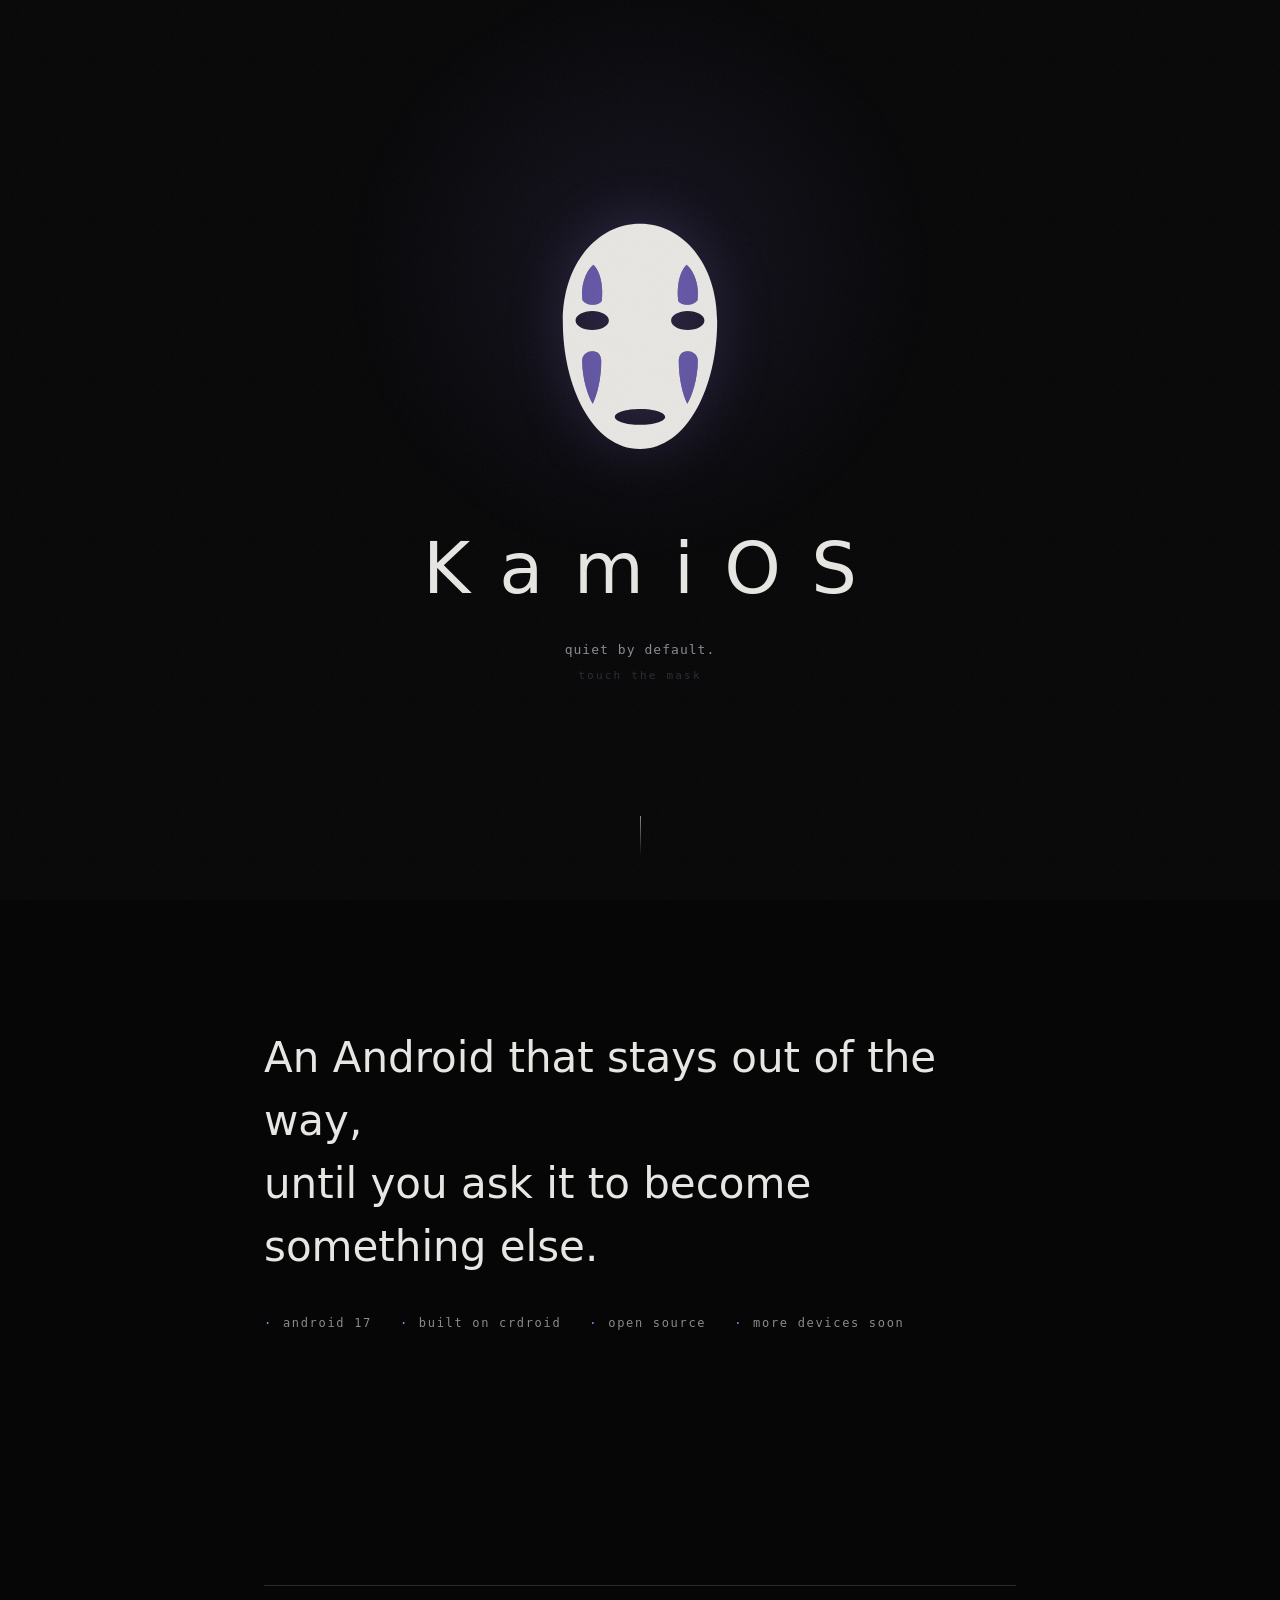
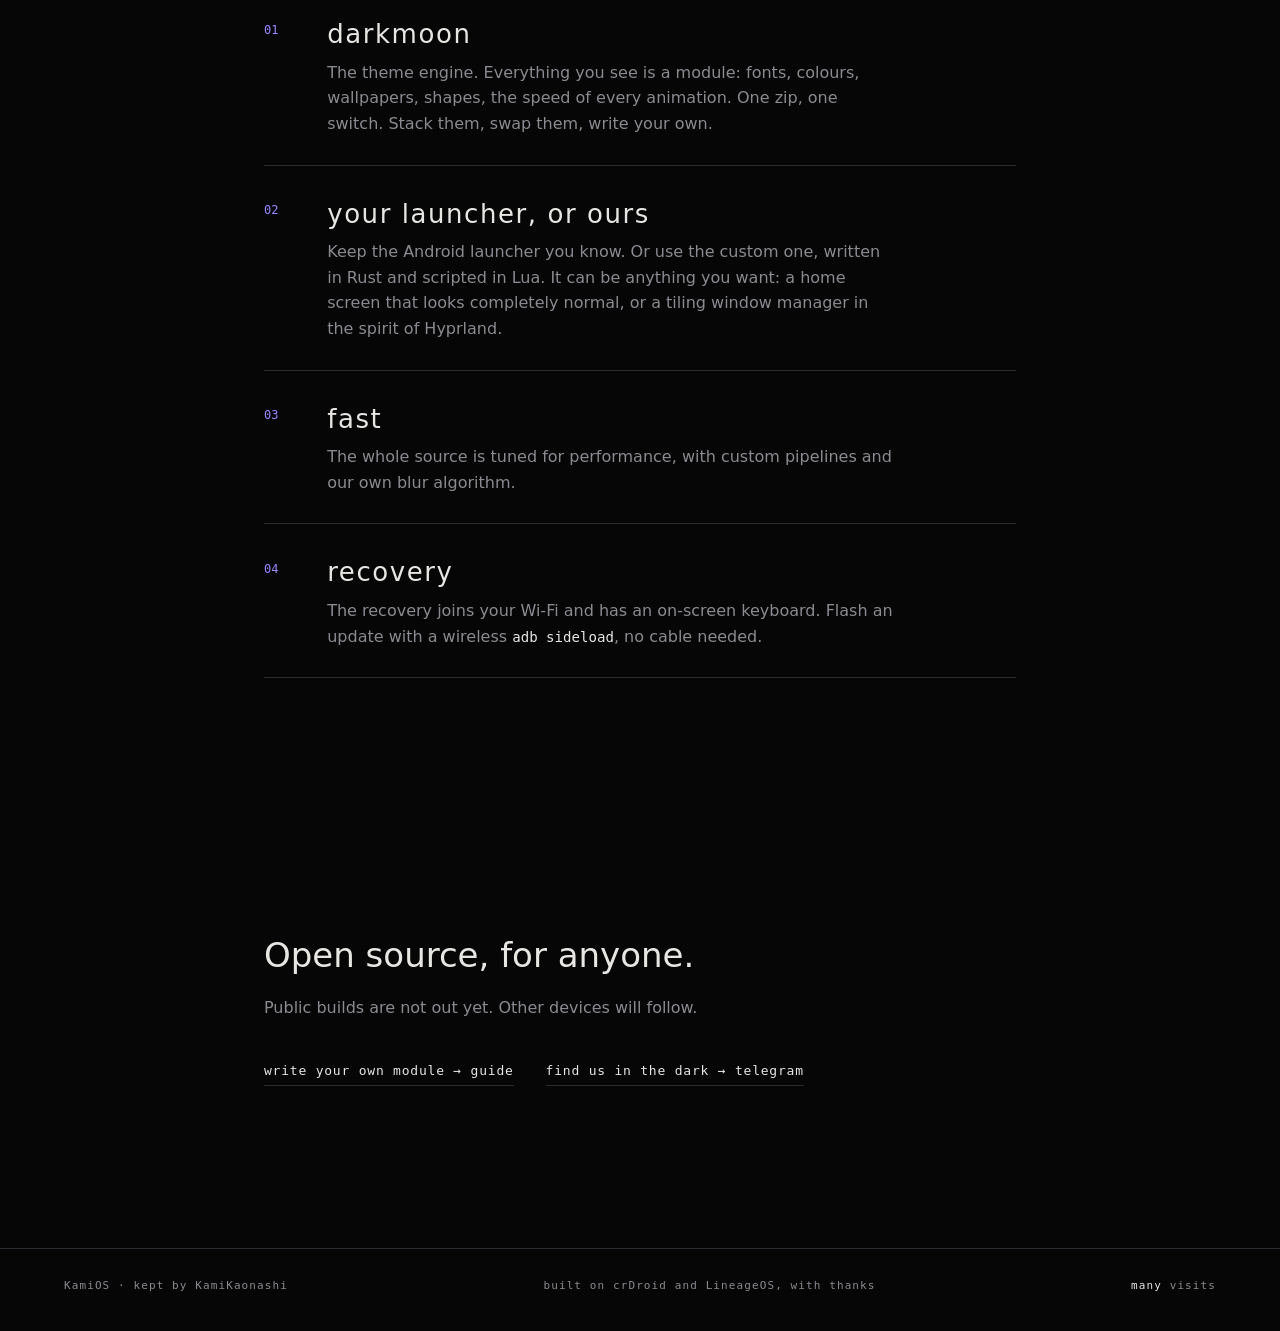
<file: index.html>
<!doctype html>
<html lang="en">
<head>
<meta charset="utf-8">
<meta name="viewport" content="width=device-width, initial-scale=1">
<title>KamiOS</title>
<meta name="description" content="KamiOS: a quiet Android 17. Theme modules, a launcher written in Rust and Lua, open source.">
<meta name="theme-color" content="#060607">
<meta property="og:title" content="KamiOS">
<meta property="og:description" content="Quiet by default. Strange when you ask.">
<link rel="icon" href="data:image/svg+xml,%3Csvg xmlns='http://www.w3.org/2000/svg' viewBox='0 0 100 142'%3E%3Cpath fill='%23e8e6e3' fill-rule='evenodd' d='M50 4.6C75 4.6 95.4 28 95.4 62C95.4 100 78 137 50 137C22 137 4.6 100 4.6 62C4.6 28 25 4.6 50 4.6Z M22.6 28.7C27 33 28.5 42 27.5 50C26 53 18.5 53 16.2 49.5C15 42 17.5 33 22.6 28.7Z M77.4 28.7C73 33 71.5 42 72.5 50C74 53 81.5 53 83.8 49.5C85 42 82.5 33 77.4 28.7Z'/%3E%3C/svg%3E">
<link rel="stylesheet" href="style.css">
</head>
<body>
<div class="glow" aria-hidden="true"></div>
<div class="tears" id="tears" aria-hidden="true"></div>
<div class="grain" aria-hidden="true"></div>

<main>
  <section class="hero">
    <button class="mask" id="mask" type="button" aria-label="The mask. Touch it.">
      <svg viewBox="0 0 100 142" role="img" aria-hidden="true">
        <path class="face" fill-rule="evenodd" d="M50 4.6C75 4.6 95.4 28 95.4 62C95.4 100 78 137 50 137C22 137 4.6 100 4.6 62C4.6 28 25 4.6 50 4.6Z M22.6 28.7C27 33 28.5 42 27.5 50C26 53 18.5 53 16.2 49.5C15 42 17.5 33 22.6 28.7Z M77.4 28.7C73 33 71.5 42 72.5 50C74 53 81.5 53 83.8 49.5C85 42 82.5 33 77.4 28.7Z M16 85C16 81.5 19 79.5 22 79.5C25.5 79.5 27.2 81.8 27.2 85.5C27.2 96 24.8 105 22.2 110.5C19.5 106 16 96 16 85Z M84 85C84 81.5 81 79.5 78 79.5C74.5 79.5 72.8 81.8 72.8 85.5C72.8 96 75.2 105 77.8 110.5C80.5 106 84 96 84 85Z M12.10 61.50C12.10 58.41 16.49 55.90 21.90 55.90C27.31 55.90 31.70 58.41 31.70 61.50C31.70 64.59 27.31 67.10 21.90 67.10C16.49 67.10 12.10 64.59 12.10 61.50Z M68.30 61.50C68.30 58.41 72.69 55.90 78.10 55.90C83.51 55.90 87.90 58.41 87.90 61.50C87.90 64.59 83.51 67.10 78.10 67.10C72.69 67.10 68.30 64.59 68.30 61.50Z M35.20 118.20C35.20 115.66 41.83 113.60 50.00 113.60C58.17 113.60 64.80 115.66 64.80 118.20C64.80 120.74 58.17 122.80 50.00 122.80C41.83 122.80 35.20 120.74 35.20 118.20Z"/>
        <path class="marks" d="M22.6 28.7C27 33 28.5 42 27.5 50C26 53 18.5 53 16.2 49.5C15 42 17.5 33 22.6 28.7Z M77.4 28.7C73 33 71.5 42 72.5 50C74 53 81.5 53 83.8 49.5C85 42 82.5 33 77.4 28.7Z M16 85C16 81.5 19 79.5 22 79.5C25.5 79.5 27.2 81.8 27.2 85.5C27.2 96 24.8 105 22.2 110.5C19.5 106 16 96 16 85Z M84 85C84 81.5 81 79.5 78 79.5C74.5 79.5 72.8 81.8 72.8 85.5C72.8 96 75.2 105 77.8 110.5C80.5 106 84 96 84 85Z"/>
      </svg>
    </button>
    <h1 id="title" data-text="KamiOS">KamiOS</h1>
    <p class="whisper" id="whisper" aria-live="polite">quiet by default.</p>
    <p class="hint">touch the mask</p>
    <a class="down" href="#what" aria-label="Scroll down"><span></span></a>
  </section>

  <section class="block" id="what">
    <p class="line big reveal">An Android that stays out of the way,<br>until you ask it to become something else.</p>
    <ul class="facts reveal">
      <li>android 17</li>
      <li>built on crDroid</li>
      <li>open source</li>
      <li>more devices soon</li>
    </ul>
  </section>

  <section class="block fragments" aria-label="What is inside">
    <ol>
      <li class="reveal">
        <span class="n">01</span>
        <h2>darkmoon</h2>
        <p>The theme engine. Everything you see is a module: fonts, colours, wallpapers, shapes, the speed of every animation. One zip, one switch. Stack them, swap them, write your own.</p>
      </li>
      <li class="reveal">
        <span class="n">02</span>
        <h2>your launcher, or ours</h2>
        <p>Keep the Android launcher you know. Or use the custom one, written in Rust and scripted in Lua. It can be anything you want: a home screen that looks completely normal, or a tiling window manager in the spirit of Hyprland.</p>
      </li>
      <li class="reveal">
        <span class="n">03</span>
        <h2>fast</h2>
        <p>The whole source is tuned for performance, with custom pipelines and our own blur algorithm.</p>
      </li>
      <li class="reveal">
        <span class="n">04</span>
        <h2>recovery</h2>
        <p>The recovery joins your Wi-Fi and has an on-screen keyboard. Flash an update with a wireless <code>adb sideload</code>, no cable needed.</p>
      </li>
    </ol>
  </section>

  <section class="block end">
    <p class="line reveal">Open source, for anyone.</p>
    <p class="small reveal">Public builds are not out yet. Other devices will follow.</p>
    <p class="links reveal">
      <a href="modules.html">write your own module &rarr; guide</a>
      <a href="https://t.me/kamiosofficial" rel="noopener">find us in the dark &rarr; telegram</a>
    </p>
  </section>
</main>

<footer>
  <span>KamiOS &middot; kept by KamiKaonashi</span>
  <span>built on crDroid and LineageOS, with thanks</span>
  <span class="visits"><span id="visit-count">&mdash;</span> visits</span>
</footer>

<script src="counter.js"></script>
<script src="main.js"></script>
</body>
</html>
</file>
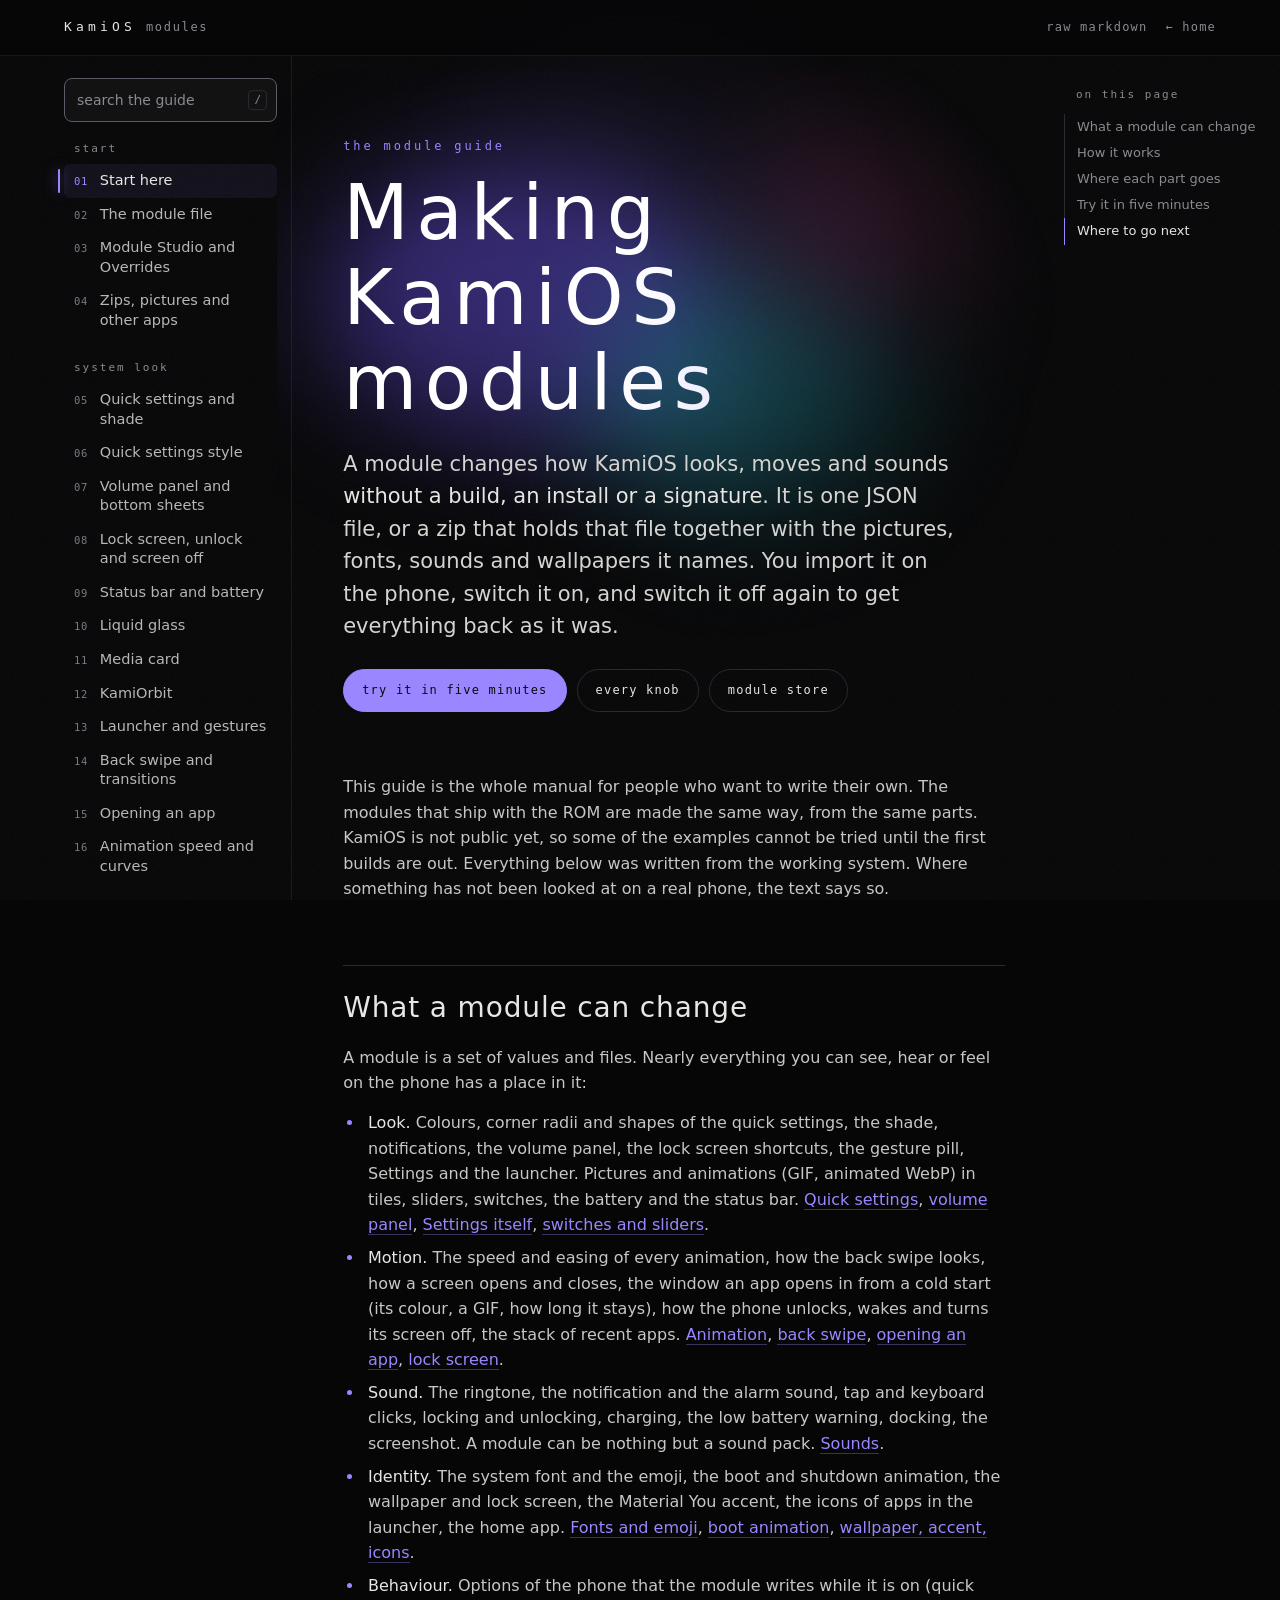
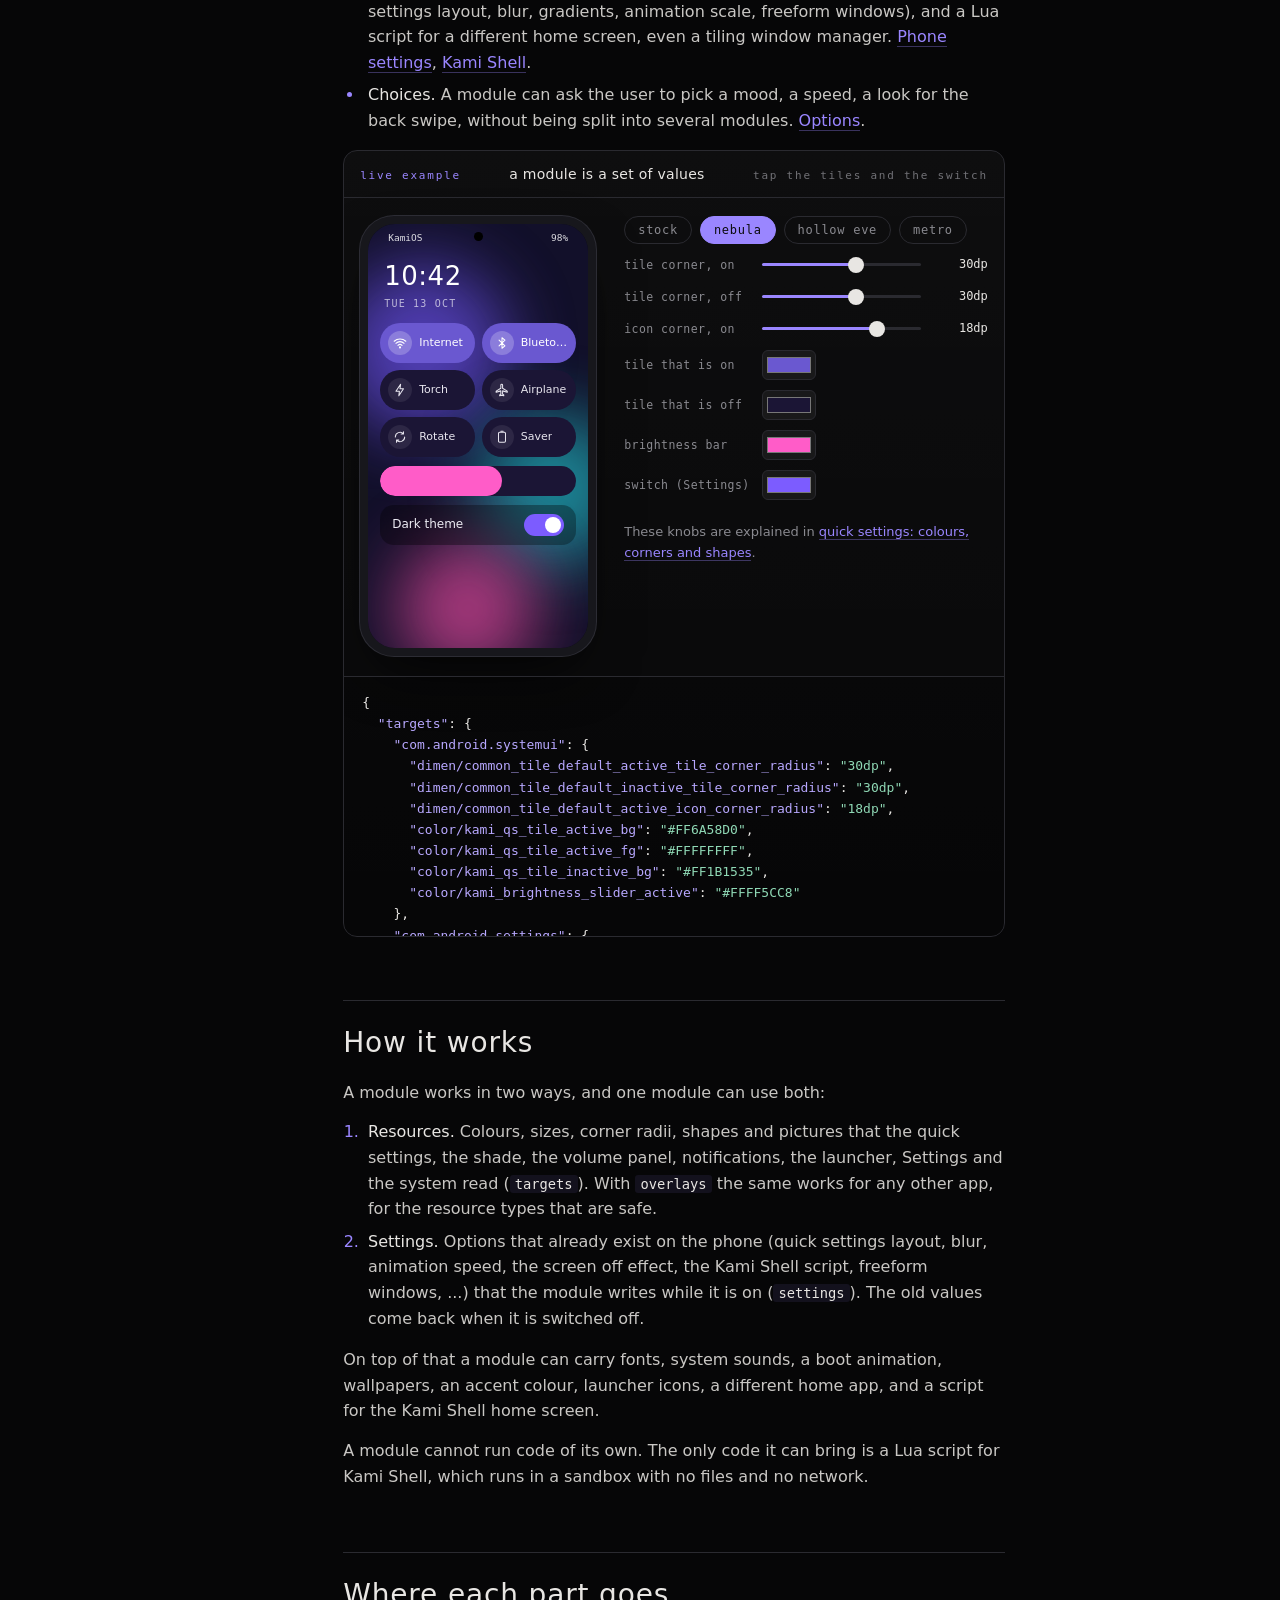
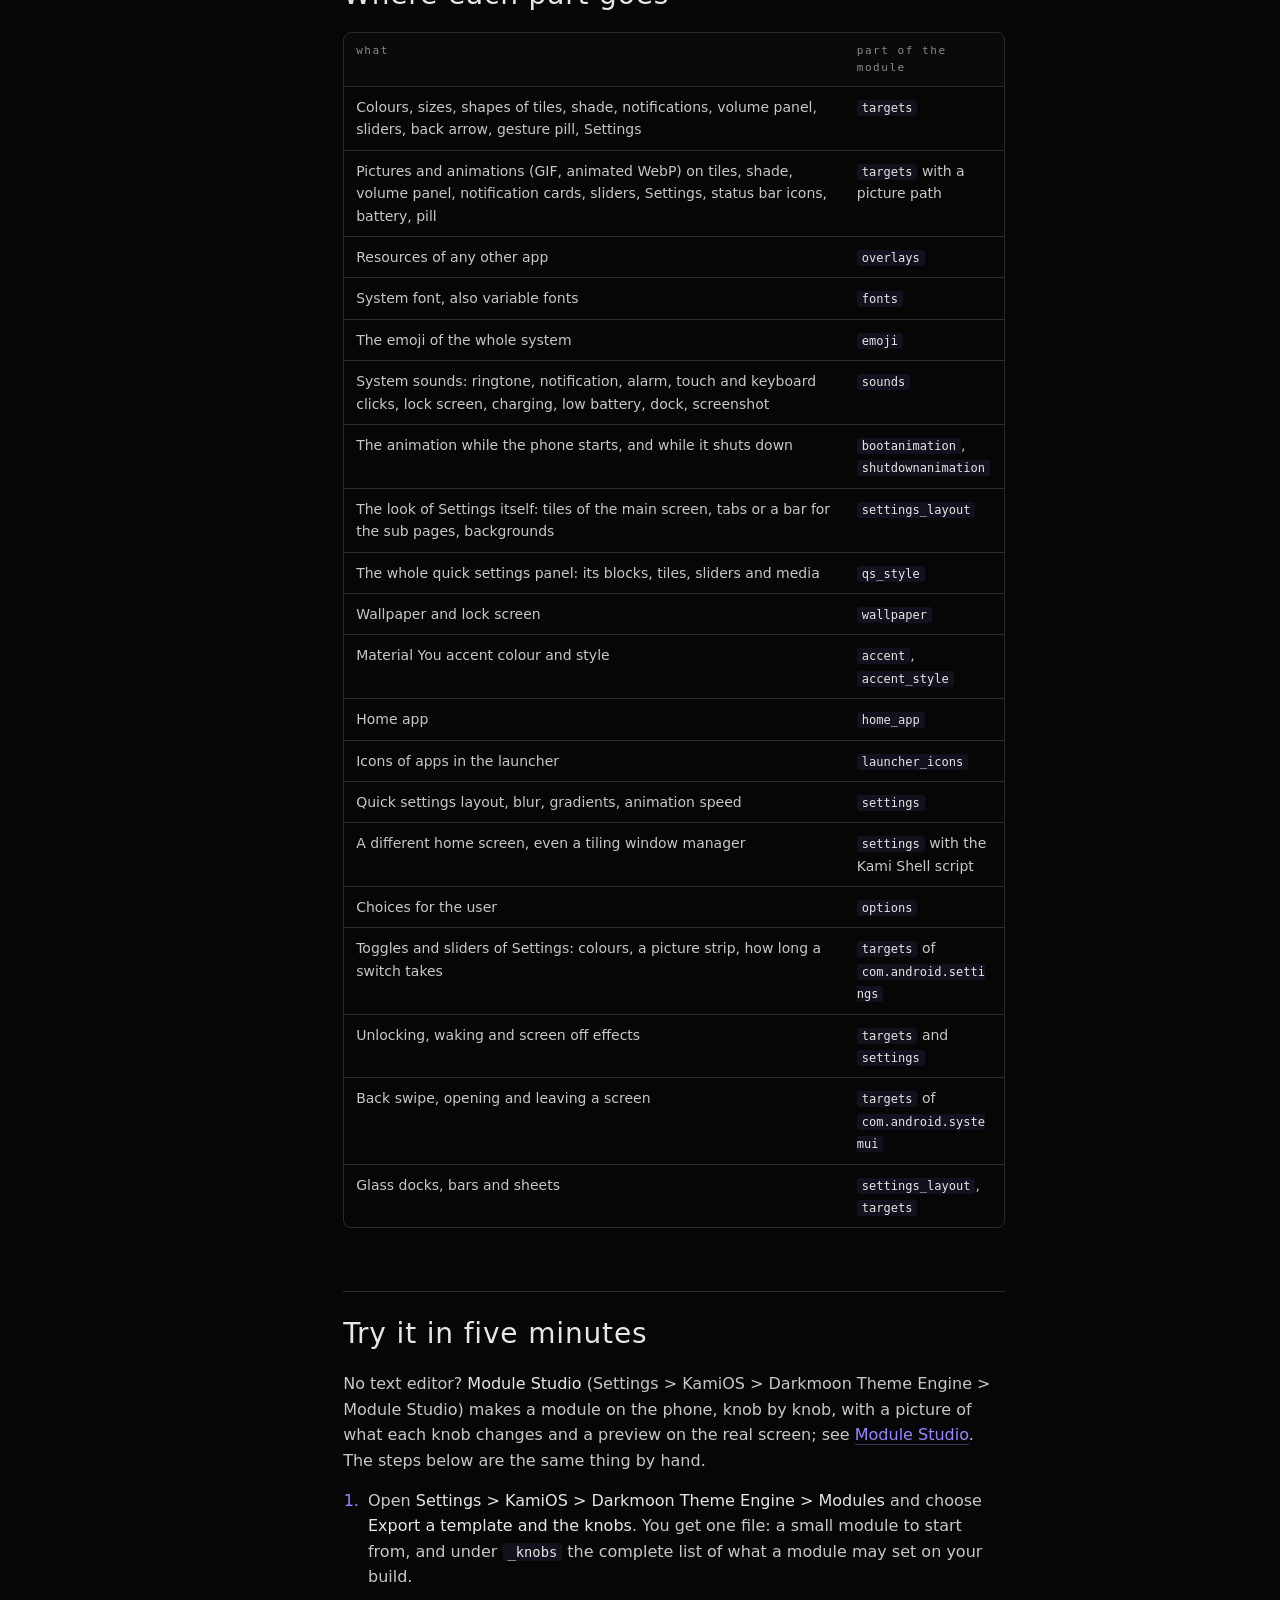
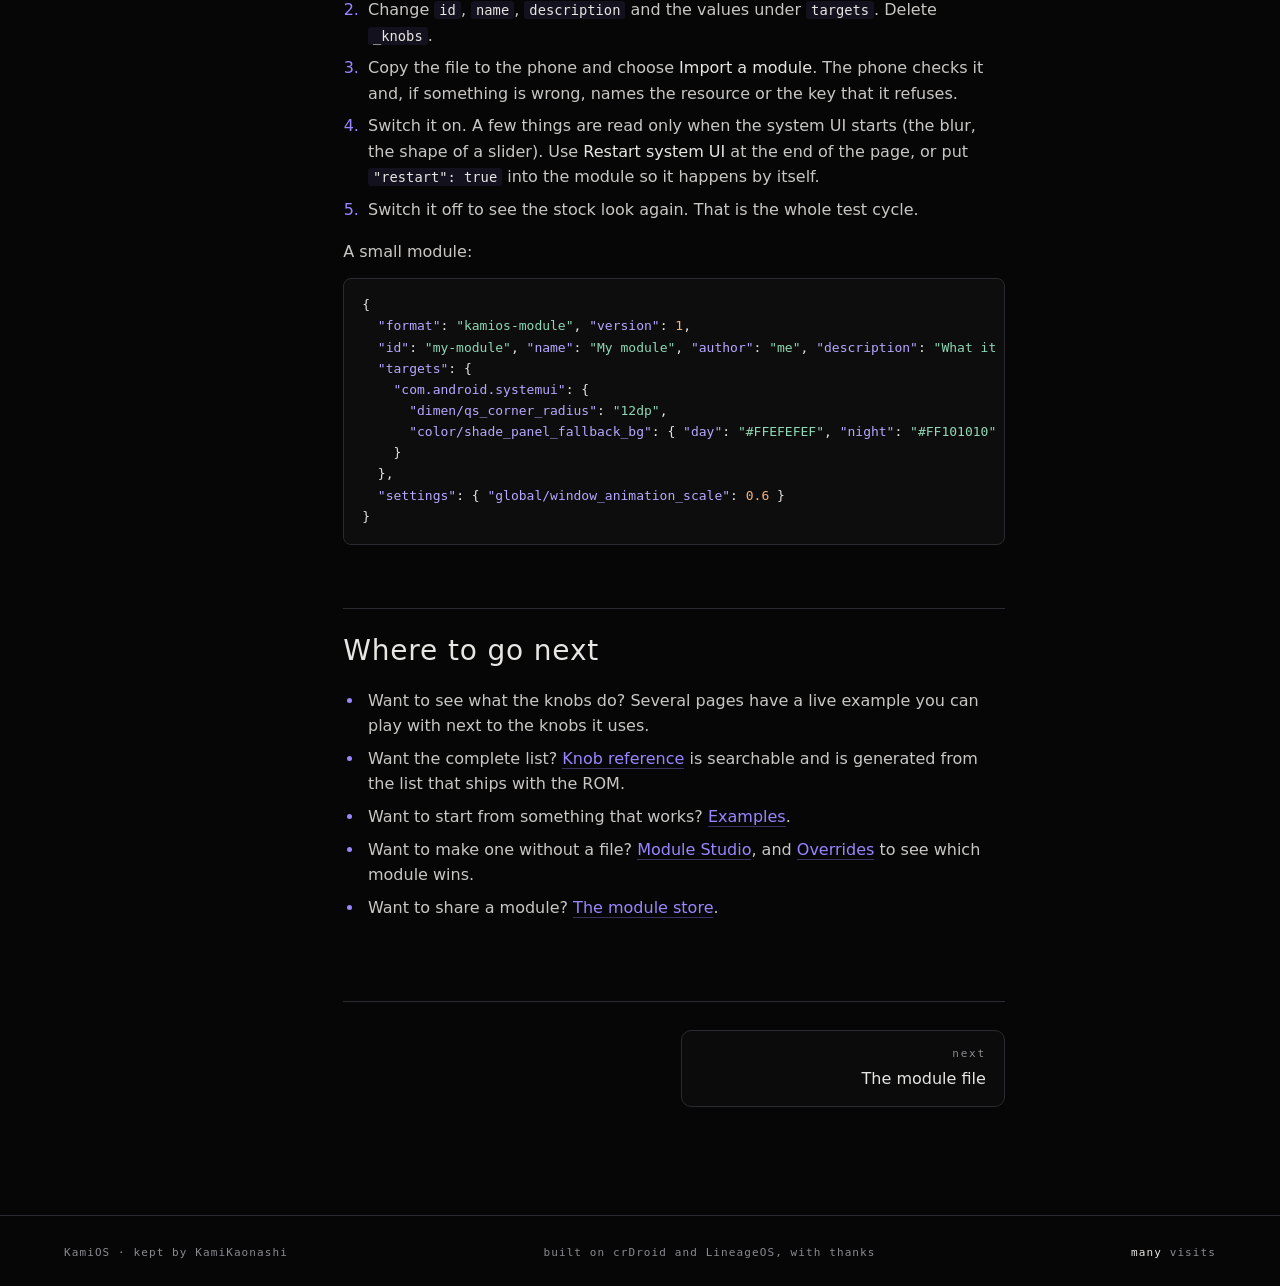
<file: modules.html>
<!doctype html>
<html lang="en">
<head>
<meta charset="utf-8">
<meta name="viewport" content="width=device-width, initial-scale=1">
<title>KamiOS &middot; making modules</title>
<meta name="description" content="How to write a KamiOS module: colours, shapes, pictures, fonts, sounds, animations, Settings and a Lua home screen, without a build or a signature.">
<meta name="theme-color" content="#060607">
<meta property="og:title" content="Making KamiOS modules">
<meta property="og:description" content="The whole manual for the Darkmoon theme engine, with live examples.">
<link rel="icon" href="data:image/svg+xml,%3Csvg xmlns='http://www.w3.org/2000/svg' viewBox='0 0 100 142'%3E%3Cpath fill='%23e8e6e3' fill-rule='evenodd' d='M50 4.6C75 4.6 95.4 28 95.4 62C95.4 100 78 137 50 137C22 137 4.6 100 4.6 62C4.6 28 25 4.6 50 4.6Z M22.6 28.7C27 33 28.5 42 27.5 50C26 53 18.5 53 16.2 49.5C15 42 17.5 33 22.6 28.7Z M77.4 28.7C73 33 71.5 42 72.5 50C74 53 81.5 53 83.8 49.5C85 42 82.5 33 77.4 28.7Z'/%3E%3C/svg%3E">
<script>document.documentElement.className+=" js";setTimeout(function(){if(!document.querySelector(".tab.active"))document.documentElement.classList.remove("js")},4000)</script>
<link rel="stylesheet" href="style.css">
<link rel="stylesheet" href="doc.css">
<link rel="stylesheet" href="demos.css">
</head>
<body class="doc">
<a class="skip" href="#stage">skip to the text</a>
<div class="glow" aria-hidden="true"></div>
<div class="grain" aria-hidden="true"></div>
<header class="bar">
  <button class="burger" id="burger" type="button" aria-label="Open the menu" aria-controls="side" aria-expanded="false"><span></span><span></span><span></span></button>
  <a class="brand" href="./"><b>KamiOS</b><i>modules</i></a>
  <span class="bar-title" id="bar-title" aria-live="polite"></span>
  <span class="bar-links"><a href="module_guide.md">raw markdown</a><a href="./">&larr; home</a></span>
</header>
<div class="scrim" id="scrim"></div>
<div class="shell">
  <nav class="side" id="side" aria-label="Guide">
    <div class="search">
      <input id="q" type="search" placeholder="search the guide" autocomplete="off" spellcheck="false" aria-label="Search the guide">
      <kbd>/</kbd>
    </div>
    <div class="results" id="results" hidden></div>
    <div class="tree" id="tree">
      <div class="grp"><h2>Start</h2>
        <a class="item" href="#start-here" data-tab="start-here"><em>01</em><span>Start here</span></a>
        <a class="item" href="#the-module-file" data-tab="the-module-file"><em>02</em><span>The module file</span></a>
        <a class="item" href="#module-studio-and-overrides" data-tab="module-studio-and-overrides"><em>03</em><span>Module Studio and Overrides</span></a>
        <a class="item" href="#zips-pictures-and-other-apps" data-tab="zips-pictures-and-other-apps"><em>04</em><span>Zips, pictures and other apps</span></a>
      </div>
      <div class="grp"><h2>System look</h2>
        <a class="item" href="#quick-settings-and-shade" data-tab="quick-settings-and-shade"><em>05</em><span>Quick settings and shade</span></a>
        <a class="item" href="#quick-settings-style" data-tab="quick-settings-style"><em>06</em><span>Quick settings style</span></a>
        <a class="item" href="#volume-panel-and-bottom-sheets" data-tab="volume-panel-and-bottom-sheets"><em>07</em><span>Volume panel and bottom sheets</span></a>
        <a class="item" href="#lock-screen-unlock-and-screen-off" data-tab="lock-screen-unlock-and-screen-off"><em>08</em><span>Lock screen, unlock and screen off</span></a>
        <a class="item" href="#status-bar-and-battery" data-tab="status-bar-and-battery"><em>09</em><span>Status bar and battery</span></a>
        <a class="item" href="#liquid-glass" data-tab="liquid-glass"><em>10</em><span>Liquid glass</span></a>
        <a class="item" href="#media-card" data-tab="media-card"><em>11</em><span>Media card</span></a>
        <a class="item" href="#kamiorbit-the-capsule-around-the-camera" data-tab="kamiorbit-the-capsule-around-the-camera"><em>12</em><span>KamiOrbit</span></a>
        <a class="item" href="#launcher-and-gestures" data-tab="launcher-and-gestures"><em>13</em><span>Launcher and gestures</span></a>
        <a class="item" href="#back-swipe-and-transitions" data-tab="back-swipe-and-transitions"><em>14</em><span>Back swipe and transitions</span></a>
        <a class="item" href="#opening-an-app" data-tab="opening-an-app"><em>15</em><span>Opening an app</span></a>
        <a class="item" href="#animation-speed-and-curves" data-tab="animation-speed-and-curves"><em>16</em><span>Animation speed and curves</span></a>
      </div>
      <div class="grp"><h2>The Settings app</h2>
        <a class="item" href="#settings-layout-and-glass" data-tab="settings-layout-and-glass"><em>17</em><span>Settings layout and glass</span></a>
        <a class="item" href="#switches-and-sliders" data-tab="switches-and-sliders"><em>18</em><span>Switches and sliders</span></a>
      </div>
      <div class="grp"><h2>Fonts, sounds and more</h2>
        <a class="item" href="#fonts-and-emoji" data-tab="fonts-and-emoji"><em>19</em><span>Fonts and emoji</span></a>
        <a class="item" href="#sounds" data-tab="sounds"><em>20</em><span>Sounds</span></a>
        <a class="item" href="#boot-and-shutdown-animation" data-tab="boot-and-shutdown-animation"><em>21</em><span>Boot and shutdown animation</span></a>
        <a class="item" href="#wallpaper-accent-and-icons" data-tab="wallpaper-accent-and-icons"><em>22</em><span>Wallpaper, accent and icons</span></a>
      </div>
      <div class="grp"><h2>Behaviour and scripts</h2>
        <a class="item" href="#phone-settings" data-tab="phone-settings"><em>23</em><span>Phone settings</span></a>
        <a class="item" href="#kami-shell-a-home-screen-in-lua" data-tab="kami-shell-a-home-screen-in-lua"><em>24</em><span>Kami Shell</span></a>
        <a class="item" href="#windows-in-tiles-the-tiling-wm-module" data-tab="windows-in-tiles-the-tiling-wm-module"><em>25</em><span>Windows in tiles</span></a>
      </div>
      <div class="grp"><h2>Reference and sharing</h2>
        <a class="item" href="#knob-reference" data-tab="knob-reference"><em>26</em><span>Knob reference</span></a>
        <a class="item" href="#examples-and-a-complete-module" data-tab="examples-and-a-complete-module"><em>27</em><span>Examples and a complete module</span></a>
        <a class="item" href="#the-module-store" data-tab="the-module-store"><em>28</em><span>The module store</span></a>
        <a class="item" href="#safety-recovery-and-limits" data-tab="safety-recovery-and-limits"><em>29</em><span>Safety, recovery and limits</span></a>
      </div>
      <i class="ind" id="ind" aria-hidden="true"></i>
    </div>
  </nav>
  <main class="stage" id="stage">
    <section class="tab tab-start" id="start-here" data-title="Start here" data-group="Start" data-summary="This guide is the whole manual for people who want to write their own. The modules that ship with the ROM are made the same way, from the same...">
<header class="intro"><div class="aur" aria-hidden="true"><i></i><i></i><i></i></div><p class="kicker">the module guide</p><h1 class="tab-title">Making KamiOS modules</h1><div class="lead"><p>A module changes how KamiOS looks, moves and sounds <strong>without a build, an install or a signature</strong>. It is one JSON file, or a zip that holds that file together with the pictures, fonts, sounds and wallpapers it names. You import it on the phone, switch it on, and switch it off again to get everything back as it was.</p></div><p class="cta"><a class="btn" href="#try-it-in-five-minutes">try it in five minutes</a><a class="btn ghost" href="#knob-reference">every knob</a><a class="btn ghost" href="#the-module-store">module store</a></p></header>
<p>This guide is the whole manual for people who want to write their own. The modules that ship with the ROM are made the same way, from the same parts. KamiOS is not public yet, so some of the examples cannot be tried until the first builds are out. Everything below was written from the working system. Where something has not been looked at on a real phone, the text says so.</p><h2 id="what-a-module-can-change"><a class="anchor" href="#what-a-module-can-change">What a module can change</a></h2><p>A module is a set of values and files. Nearly everything you can see, hear or feel on the phone has a place in it:</p><ul><li><strong>Look.</strong> Colours, corner radii and shapes of the quick settings, the shade, notifications, the volume panel, the lock screen shortcuts, the gesture pill, Settings and the launcher. Pictures and animations (GIF, animated WebP) in tiles, sliders, switches, the battery and the status bar. <a href="#quick-settings-and-shade">Quick settings</a>, <a href="#volume-panel-and-bottom-sheets">volume panel</a>, <a href="#settings-layout-and-glass">Settings itself</a>, <a href="#switches-and-sliders">switches and sliders</a>.</li><li><strong>Motion.</strong> The speed and easing of every animation, how the back swipe looks, how a screen opens and closes, the window an app opens in from a cold start (its colour, a GIF, how long it stays), how the phone unlocks, wakes and turns its screen off, the stack of recent apps. <a href="#animation-speed-and-curves">Animation</a>, <a href="#back-swipe-and-transitions">back swipe</a>, <a href="#opening-an-app">opening an app</a>, <a href="#lock-screen-unlock-and-screen-off">lock screen</a>.</li><li><strong>Sound.</strong> The ringtone, the notification and the alarm sound, tap and keyboard clicks, locking and unlocking, charging, the low battery warning, docking, the screenshot. A module can be nothing but a sound pack. <a href="#sounds">Sounds</a>.</li><li><strong>Identity.</strong> The system font and the emoji, the boot and shutdown animation, the wallpaper and lock screen, the Material You accent, the icons of apps in the launcher, the home app. <a href="#fonts-and-emoji">Fonts and emoji</a>, <a href="#boot-and-shutdown-animation">boot animation</a>, <a href="#wallpaper-accent-and-icons">wallpaper, accent, icons</a>.</li><li><strong>Behaviour.</strong> Options of the phone that the module writes while it is on (quick settings layout, blur, gradients, animation scale, freeform windows), and a Lua script for a different home screen, even a tiling window manager. <a href="#phone-settings">Phone settings</a>, <a href="#kami-shell-a-home-screen-in-lua">Kami Shell</a>.</li><li><strong>Choices.</strong> A module can ask the user to pick a mood, a speed, a look for the back swipe, without being split into several modules. <a href="#options-choices-inside-a-module">Options</a>.</li></ul><div class="demo" data-demo="phone"><noscript><p>A live example is here; it needs JavaScript.</p></noscript></div><h2 id="how-it-works"><a class="anchor" href="#how-it-works">How it works</a></h2><p>A module works in two ways, and one module can use both:</p><ol><li><strong>Resources.</strong> Colours, sizes, corner radii, shapes and pictures that the quick settings, the shade, the volume panel, notifications, the launcher, Settings and the system read (<code>targets</code>). With <code>overlays</code> the same works for any other app, for the resource types that are safe.</li><li><strong>Settings.</strong> Options that already exist on the phone (quick settings layout, blur, animation speed, the screen off effect, the Kami Shell script, freeform windows, ...) that the module writes while it is on (<code>settings</code>). The old values come back when it is switched off.</li></ol><p>On top of that a module can carry fonts, system sounds, a boot animation, wallpapers, an accent colour, launcher icons, a different home app, and a script for the Kami Shell home screen.</p><p>A module cannot run code of its own. The only code it can bring is a Lua script for Kami Shell, which runs in a sandbox with no files and no network.</p><h2 id="where-each-part-goes"><a class="anchor" href="#where-each-part-goes">Where each part goes</a></h2><div class="tw stack"><table class="stack"><thead><tr><th>What</th><th>Part of the module</th></tr></thead><tbody><tr><td data-label="What">Colours, sizes, shapes of tiles, shade, notifications, volume panel, sliders, back arrow, gesture pill, Settings</td><td data-label="Part of the module"><code>targets</code></td></tr><tr><td data-label="What">Pictures and animations (GIF, animated WebP) on tiles, shade, volume panel, notification cards, sliders, Settings, status bar icons, battery, pill</td><td data-label="Part of the module"><code>targets</code> with a picture path</td></tr><tr><td data-label="What">Resources of any other app</td><td data-label="Part of the module"><code>overlays</code></td></tr><tr><td data-label="What">System font, also variable fonts</td><td data-label="Part of the module"><code>fonts</code></td></tr><tr><td data-label="What">The emoji of the whole system</td><td data-label="Part of the module"><code>emoji</code></td></tr><tr><td data-label="What">System sounds: ringtone, notification, alarm, touch and keyboard clicks, lock screen, charging, low battery, dock, screenshot</td><td data-label="Part of the module"><code>sounds</code></td></tr><tr><td data-label="What">The animation while the phone starts, and while it shuts down</td><td data-label="Part of the module"><code>bootanimation</code>, <code>shutdownanimation</code></td></tr><tr><td data-label="What">The look of Settings itself: tiles of the main screen, tabs or a bar for the sub pages, backgrounds</td><td data-label="Part of the module"><code>settings_layout</code></td></tr><tr><td data-label="What">The whole quick settings panel: its blocks, tiles, sliders and media</td><td data-label="Part of the module"><code>qs_style</code></td></tr><tr><td data-label="What">Wallpaper and lock screen</td><td data-label="Part of the module"><code>wallpaper</code></td></tr><tr><td data-label="What">Material You accent colour and style</td><td data-label="Part of the module"><code>accent</code>, <code>accent_style</code></td></tr><tr><td data-label="What">Home app</td><td data-label="Part of the module"><code>home_app</code></td></tr><tr><td data-label="What">Icons of apps in the launcher</td><td data-label="Part of the module"><code>launcher_icons</code></td></tr><tr><td data-label="What">Quick settings layout, blur, gradients, animation speed</td><td data-label="Part of the module"><code>settings</code></td></tr><tr><td data-label="What">A different home screen, even a tiling window manager</td><td data-label="Part of the module"><code>settings</code> with the Kami Shell script</td></tr><tr><td data-label="What">Choices for the user</td><td data-label="Part of the module"><code>options</code></td></tr><tr><td data-label="What">Toggles and sliders of Settings: colours, a picture strip, how long a switch takes</td><td data-label="Part of the module"><code>targets</code> of <code>com.android.settings</code></td></tr><tr><td data-label="What">Unlocking, waking and screen off effects</td><td data-label="Part of the module"><code>targets</code> and <code>settings</code></td></tr><tr><td data-label="What">Back swipe, opening and leaving a screen</td><td data-label="Part of the module"><code>targets</code> of <code>com.android.systemui</code></td></tr><tr><td data-label="What">Glass docks, bars and sheets</td><td data-label="Part of the module"><code>settings_layout</code>, <code>targets</code></td></tr></tbody></table></div><h2 id="try-it-in-five-minutes"><a class="anchor" href="#try-it-in-five-minutes">Try it in five minutes</a></h2><p>No text editor? <strong>Module Studio</strong> (Settings &gt; KamiOS &gt; Darkmoon Theme Engine &gt; Module Studio) makes a module on the phone, knob by knob, with a picture of what each knob changes and a preview on the real screen; see <a href="#module-studio-and-overrides">Module Studio</a>. The steps below are the same thing by hand.</p><ol><li>Open <strong>Settings &gt; KamiOS &gt; Darkmoon Theme Engine &gt; Modules</strong> and choose <strong>Export a template and the knobs</strong>. You get one file: a small module to start from, and under <code>_knobs</code> the complete list of what a module may set on your build.</li><li>Change <code>id</code>, <code>name</code>, <code>description</code> and the values under <code>targets</code>. Delete <code>_knobs</code>.</li><li>Copy the file to the phone and choose <strong>Import a module</strong>. The phone checks it and, if something is wrong, names the resource or the key that it refuses.</li><li>Switch it on. A few things are read only when the system UI starts (the blur, the shape of a slider). Use <strong>Restart system UI</strong> at the end of the page, or put <code>"restart": true</code> into the module so it happens by itself.</li><li>Switch it off to see the stock look again. That is the whole test cycle.</li></ol><p>A small module:</p><pre><code class="lang-json">{
  "format": "kamios-module", "version": 1,
  "id": "my-module", "name": "My module", "author": "me", "description": "What it does",
  "targets": {
    "com.android.systemui": {
      "dimen/qs_corner_radius": "12dp",
      "color/shade_panel_fallback_bg": { "day": "#FFEFEFEF", "night": "#FF101010" }
    }
  },
  "settings": { "global/window_animation_scale": 0.6 }
}</code></pre><h2 id="where-to-go-next"><a class="anchor" href="#where-to-go-next">Where to go next</a></h2><ul><li>Want to see what the knobs do? Several pages have a live example you can play with next to the knobs it uses.</li><li>Want the complete list? <a href="#knob-reference">Knob reference</a> is searchable and is generated from the list that ships with the ROM.</li><li>Want to start from something that works? <a href="#examples-and-a-complete-module">Examples</a>.</li><li>Want to make one without a file? <a href="#module-studio-and-overrides">Module Studio</a>, and <a href="#overrides">Overrides</a> to see which module wins.</li><li>Want to share a module? <a href="#the-module-store">The module store</a>.</li></ul>
<nav class="pager" aria-label="Previous and next page"><span></span><a class="next" href="#the-module-file"><small>next</small><span>The module file</span></a></nav>
    </section>
    <section class="tab" id="the-module-file" data-title="The module file" data-group="Start" data-summary="A module is one file, module.json, or a zip that has it at the top. The file says who the module is, what it changes and which choices it offers.">
<h1 class="tab-title">The module file</h1>
<p>A module is one file, <code>module.json</code>, or a zip that has it at the top. The file says who the module is, what it changes and which choices it offers.</p><h2 id="fields"><a class="anchor" href="#fields">Fields</a></h2><div class="tw stack"><table class="stack"><thead><tr><th>Field</th><th></th></tr></thead><tbody><tr><td data-label="Field"><code>format</code></td><td>always <code>"kamios-module"</code></td></tr><tr><td data-label="Field"><code>version</code></td><td>always <code>1</code></td></tr><tr><td data-label="Field"><code>id</code></td><td><code>a-z</code>, <code>0-9</code>, <code>-</code> and <code>_</code>. Importing a file with the id of a module you already have replaces it. The ids of the modules that ship with the ROM cannot be used.</td></tr><tr><td data-label="Field"><code>name</code>, <code>author</code>, <code>description</code></td><td>shown in the list</td></tr><tr><td data-label="Field"><code>module_version</code></td><td>optional, like <code>1.2</code> or <code>2.0-beta</code>. Shown in the lists, and compared with the version in the module store to offer an update. <code>version</code> above is the version of the file format, not of your module.</td></tr><tr><td data-label="Field"><code>category</code></td><td>optional: <code>theme</code>, <code>launcher</code>, <code>tweak</code>, <code>sounds</code>, <code>bootanimation</code>, <code>emoji</code>, <code>fonts</code>, <code>wallpaper</code>, <code>icons</code>, <code>apps</code>, <code>quicksettings</code>, <code>pill</code>, <code>volume</code> or <code>lockscreen</code>. Where the module is listed, and the filter of the module store. A value that is not in this list (a typo, or a category of a newer ROM) is ignored, not an error: the module is listed under <strong>Other</strong> in the store, and <code>validate.py</code> warns. Name the one that fits best: a module that only changes the pill is <code>pill</code>, one that only changes the volume panel is <code>volume</code>, a whole look is <code>theme</code>. Without it the phone works it out from what the module sets: only sounds (or only a boot animation, emoji, fonts, a wallpaper, launcher icons) gets its own heading; a home app without fonts or a wallpaper is a launcher; a module that mixes a style part (font, wallpaper, accent, icons, sounds, boot animation) with anything else, or reaches into three or more apps, is a theme; the rest are tweaks.</td></tr><tr><td data-label="Field"><code>group</code></td><td>optional. Modules of the same group switch each other off. Use it for separate modules that exclude each other; for the choices inside one module use <code>options</code>.</td></tr><tr><td data-label="Field"><code>restart</code></td><td>optional, <code>true</code>. System UI is started again when the module is switched, for resources that are only read at start.</td></tr><tr><td data-label="Field"><code>targets</code></td><td>knob resources, per package, see below</td></tr><tr><td data-label="Field"><code>options</code></td><td>choices for the user</td></tr><tr><td data-label="Field"><code>overlays</code></td><td>resources of any app</td></tr><tr><td data-label="Field"><code>bootanimation</code>, <code>shutdownanimation</code>, <code>fonts</code>, <code>wallpaper</code>, <code>home_app</code>, <code>accent</code>, <code>accent_style</code>, <code>launcher_icons</code></td><td>see the sections below</td></tr><tr><td data-label="Field"><code>apps</code></td><td>apps (APKs in the zip) that are installed while the module is on, see <a href="#apps-that-come-with-a-module">Apps that come with a module</a></td></tr><tr><td data-label="Field"><code>qs_style</code></td><td>the look and the layout of the whole quick settings panel, see <a href="#quick-settings-style">Quick settings style</a></td></tr><tr><td data-label="Field"><code>settings</code></td><td>options of the phone to write while the module is on</td></tr></tbody></table></div><h2 id="values"><a class="anchor" href="#values">Values</a></h2><p>Values are written by kind:</p><div class="tw stack"><table class="stack"><thead><tr><th>Kind</th><th>Written as</th></tr></thead><tbody><tr><td data-label="Kind">dimension</td><td data-label="Written as"><code>"12dp"</code>, <code>"14sp"</code>, <code>"3px"</code>. A plain number is dp.</td></tr><tr><td data-label="Kind">int, float</td><td data-label="Written as">a number</td></tr><tr><td data-label="Kind">bool</td><td data-label="Written as"><code>true</code> or <code>false</code></td></tr><tr><td data-label="Kind">color</td><td data-label="Written as"><code>"#RRGGBB"</code>, <code>"#AARRGGBB"</code>, or a system colour like <code>"@android:color/system_accent1_900"</code>. The colour is taken when the module is switched on; it does not follow a new wallpaper until you switch the module off and on.</td></tr><tr><td data-label="Kind">string</td><td data-label="Written as">text</td></tr><tr><td data-label="Kind">drawable</td><td data-label="Written as">the path of a picture inside the zip</td></tr></tbody></table></div><p>Any value can be <code>{ "day": ..., "night": ... }</code> to differ between light and dark mode.</p><p>When several modules set the same thing, the one switched on last wins.</p><h2 id="targets-the-knobs"><a class="anchor" href="#targets-the-knobs">Targets: the knobs</a></h2><p><code>targets</code> maps a package to the resources you want to set:</p><pre><code class="lang-json">"targets": {
  "com.android.systemui":      { "dimen/notification_corner_radius": "8dp" },
  "com.android.settings":      { "color/kami_page_bg": "#FF101018" },
  "com.android.launcher3":     { "dimen/kami_launch_duration_scale": 0.6 }
}</code></pre><p>A module can only set resources that are in the list of knobs (the export gives you the list, the <a href="#knob-reference">knob reference</a> below explains the groups). Anything else is refused on import, with the name of the resource. This is on purpose: it keeps a module from changing things nobody expects. For other apps use <code>overlays</code>.</p><h2 id="options-choices-inside-a-module"><a class="anchor" href="#options-choices-inside-a-module">Options: choices inside a module</a></h2><p>A module can ask the user to choose something instead of being split into several modules. Each option is a row under the module's switch. The chosen value adds its own <code>targets</code> and <code>settings</code> to the module's.</p><pre><code class="lang-json">"options": {
  "background": {
    "title": "Shade background",
    "default": "bw",
    "choices": {
      "bw":    { "title": "Black and white", "targets": { "com.android.systemui": { "color/shade_panel_fallback": "#FF000000" } } },
      "monet": { "title": "Material You",     "targets": { "com.android.systemui": { "color/shade_panel_fallback": "@android:color/system_accent1_900" } } },
      "stock": { "title": "Stock shade" }
    }
  }
}</code></pre><p>Option ids use <code>a-z 0-9 _</code>, choice ids <code>a-z 0-9 - _</code>. At most 8 options of at most 16 choices. Every choice is checked on import, not only the default. The choice is kept when the module is switched off.</p><p>A choice can also write <code>settings</code>, which is how one choice can switch a whole colour palette of a Kami Shell script.</p>
<nav class="pager" aria-label="Previous and next page"><a class="prev" href="#start-here"><small>previous</small><span>Start here</span></a><a class="next" href="#module-studio-and-overrides"><small>next</small><span>Module Studio and Overrides</span></a></nav>
    </section>
    <section class="tab" id="module-studio-and-overrides" data-title="Module Studio and Overrides" data-group="Start" data-summary="You do not need a text editor to make a module. Module Studio builds one on the phone, knob by knob, and Overrides shows what">
<h1 class="tab-title">Module Studio and Overrides</h1>
<p>You do not need a text editor to make a module. <strong>Module Studio</strong> builds one on the phone, knob by knob, and <strong>Overrides</strong> shows what happens when two modules that are on set the same thing. Both are under <strong>Settings &gt; KamiOS &gt; Darkmoon Theme Engine</strong>.</p><h2 id="module-studio"><a class="anchor" href="#module-studio">Module Studio</a></h2><p>Open <strong>Module Studio</strong> and choose <strong>New module</strong> (nothing set) or <strong>Start from a module of KamiOS</strong> (a copy of one that comes with the system, under a name of its own). A module of your own, under <strong>Your modules</strong>, has an <strong>Edit in Studio</strong> row.</p><ul><li><strong>Knobs.</strong> The same list as the knob reference, by group. Each knob shows its stock value; a knob you set shows what you set. A number is typed with its range (the field says "From 0 to 100" and refuses a value outside it); knobs with a short list of choices show the choices; a colour opens a picker with sliders for hue, saturation, brightness and opacity and a field for <code>#AARRGGBB</code>; a picture opens the picture chooser and checks the size. <strong>Different at night</strong> adds a second value for the dark theme. <strong>Reset this group</strong> takes every knob of a group back to stock.</li><li><strong>Find a knob.</strong> Type a word like <code>corner</code>, <code>clock</code> or <code>pill</code>; every knob with it in its name or description comes up.</li><li><strong>A picture of what the knob changes.</strong> For many knobs a small picture of the screen (quick settings, volume panel, notifications, the clock in the shade, lock screen shortcuts, the gesture pill, switches, the Settings main screen, bottom sheets) is redrawn as you change the value. It is a picture, not the real thing: shapes, sizes and colours are close, blur and movement are not shown.</li><li><strong>Show it on the phone while I edit.</strong> Your values are put over the modules that are on until you leave the module, so you see the real thing. Nothing is kept until you <strong>Save</strong>; leaving Studio, closing Settings or restarting the phone ends the preview.</li><li><strong>Save</strong> puts the module under <strong>Your modules</strong>, where you switch it on like any other. <strong>Export as zip</strong> writes the module as it is now, to share it or to put in the module store. Parts of a module that Studio does not change (settings, fonts, scripts, a layout) are kept as they are, and the page says which; change them in the module file.</li><li><strong>Restart system UI.</strong> Studio restarts it by itself after a picture or a knob that needs it, and so does switching on any module that sets a knob of the system UI. The row is there for the case that a change does not show.</li></ul><p>If a knob of your module does not exist on this phone (a module from another version), Studio says so and offers to take it out, because the module cannot be saved with it.</p><h2 id="overrides"><a class="anchor" href="#overrides">Overrides</a></h2><p>Two modules that are on can set the same thing: the corner of the tiles, the wallpaper, a sound. The later one in the list wins, the earlier one is hidden for that thing. <strong>Overrides</strong> lists it: for everything the modules that are on set, the module that wins and the modules it hides, with the values (and the value at night where it differs). It covers knobs and overlays, settings, wallpapers, the accent colour, fonts, emoji, sounds, boot and shutdown animations, the Settings layout, the home app and launcher icons. Modules that are on but cannot be used (a check refused them) are listed apart with the reason. The summary under the row on the modules page says how many things are shared. Use it before you wonder why a module "does nothing": usually a later one sets the same knob.</p><h2 id="fields-of-a-knob-in-the-list"><a class="anchor" href="#fields-of-a-knob-in-the-list">Fields of a knob in the list</a></h2><p>The list of knobs (<code>knobs.json</code>, the same file that fills the knob reference below) has, for every knob: <code>target</code> (the app), <code>resource</code>, <code>kind</code> (<code>color</code>, <code>dimension</code>, <code>int</code>, <code>float</code>, <code>bool</code>, <code>string</code>, <code>drawable</code>), <code>group</code>, <code>title</code>, <code>description</code> and <code>default</code>. Numbers also have <code>min</code>, <code>max</code> and <code>step</code>, a knob with a short list of values has <code>choices</code>, <code>keep</code> is the value that means "leave the stock one", and <code>restart</code> is true when system UI has to restart before the knob shows. The module file does not need any of it; Studio, the reference and the check of a module use it.</p>
<nav class="pager" aria-label="Previous and next page"><a class="prev" href="#the-module-file"><small>previous</small><span>The module file</span></a><a class="next" href="#zips-pictures-and-other-apps"><small>next</small><span>Zips, pictures and other apps</span></a></nav>
    </section>
    <section class="tab" id="zips-pictures-and-other-apps" data-title="Zips, pictures and other apps" data-group="Start" data-summary="A module that brings pictures, fonts, sounds or wallpapers is a zip. A module that wants to change an app that is not part of KamiOS uses overlays.">
<h1 class="tab-title">Zips, pictures and other apps</h1>
<p>A module that brings pictures, fonts, sounds or wallpapers is a zip. A module that wants to change an app that is not part of KamiOS uses <code>overlays</code>.</p><h2 id="zip-modules-and-pictures"><a class="anchor" href="#zip-modules-and-pictures">Zip modules and pictures</a></h2><p>A module with pictures, fonts or wallpapers is a zip with <code>module.json</code> at the top and the files it names next to it:</p><pre><code>my-icons.zip
 ├─ module.json
 └─ icons/airplane.png, alarm.png, ...</code></pre><pre><code class="lang-json">{
  "format": "kamios-module", "version": 1,
  "id": "my-icons", "name": "My icons", "author": "me", "description": "Round status bar icons",
  "targets": {
    "com.android.systemui": {
      "drawable/stat_sys_airplane_mode": "icons/airplane.png",
      "drawable/stat_sys_alarm": { "day": "icons/alarm.png", "night": "icons/alarm_night.png" }
    }
  }
}</code></pre><ul><li>The value of a <code>drawable/...</code> knob is the path of a picture inside the zip.</li><li>PNG, WebP, JPG or GIF, at most 2560 x 2560 px and 3 MB per file; at most 200 files and 32 MB per zip. Anything else in the zip, and any path with <code>..</code> or an absolute path, is ignored or refused.</li><li>Vector (XML) drawables cannot be used, only pictures.</li><li>Import it like a JSON module. An imported module is kept in Settings' own storage; removing the module deletes its pictures.</li><li><strong>Status bar icons</strong> are tinted by the system: draw them white on transparent. Any size works, they are scaled to 17 dp high. A GIF or animated WebP is not scaled: make it the size you want (about 60 px high).</li><li>Switching a module that has pictures restarts the system UI, because the status bar measures its icons when it starts.</li></ul><h2 id="moving-pictures"><a class="anchor" href="#moving-pictures">Moving pictures</a></h2><p>Many surfaces take a picture, and nearly all of them take an animated GIF or WebP too. An animation plays while its surface is on screen and stops when it is not. Some rules for all of them:</p><ul><li>Keep animations small: a few hundred pixels, a few dozen frames. A tile decodes its own copy, and an animation keeps drawing, which costs battery. Use them for things you look at, not for a long reading page.</li><li>A picture <strong>covers</strong> its surface (centred, cropped, like a wallpaper). A small wide image does for a tile.</li><li>Give a picture some <strong>alpha</strong> to let the colour behind it, or the blur, show through.</li><li>Android blurs a whole window, not a part of one. Blur inside a single tile or slider is not possible; a translucent colour on it lets the blurred shade show through.</li></ul><h2 id="overlays-for-any-app"><a class="anchor" href="#overlays-for-any-app">Overlays for any app</a></h2><p><code>targets</code> takes the knob list. <code>overlays</code> has the same shape but works for <strong>any package</strong> (the system UI, the launcher, a third-party app, the framework <code>android</code>), with resources you name yourself:</p><pre><code class="lang-json">"overlays": {
  "org.example.app": {
    "color/dark_background_color": "#FF2A0A3A",
    "color/accent": { "day": "#FFFF6A00", "night": "#FFFF6A00" }
  }
}</code></pre><ul><li>Allowed: <code>color</code>, <code>dimen</code>, <code>integer</code>, <code>bool</code> and <code>drawable</code> (a picture in the zip, used as it is, not scaled).</li><li>Not allowed: text (<code>string</code>), and anything that names a package or a component. A module must not be able to relabel a button or redirect an app.</li><li>The app must be installed and must have that resource, otherwise the import is refused with its name. To find the names, look into the app's resources (for example <code>aapt2 dump resources base.apk | grep color/</code>).</li><li>Apps that read a colour from a different resource, or that have colours compiled in (Compose, code shrinking), do not change. It replaces resource values, nothing more.</li><li>Settings can be overlaid too. If a module makes the phone unusable, see <a href="#safety-recovery-and-limits">Safety and recovery</a>.</li><li>Nobody reviews modules. Switching one on shows the apps it changes and a warning, every time.</li></ul><h2 id="apps-that-come-with-a-module"><a class="anchor" href="#apps-that-come-with-a-module">Apps that come with a module</a></h2><p>A module can carry apps: a launcher, a tool, anything that is a normal app. Settings installs them while the module is on and removes them when it is switched off, so an app can be shipped and updated through the module store without a new ROM.</p><pre><code class="lang-json">{
  "format": "kamios-module", "version": 1,
  "id": "metro-launcher", "name": "Metro Launcher",
  "home_app": "com.metro.launcher",
  "apps": [
    { "package": "com.metro.launcher", "apk": "apk/app.apk", "cert": "06da3f36...64 hex digits...eae3" }
  ]
}</code></pre><div class="tw stack"><table class="stack"><thead><tr><th>Field</th><th></th></tr></thead><tbody><tr><td data-label="Field"><code>package</code></td><td>the package name of the app, it has to be the one in the APK</td></tr><tr><td data-label="Field"><code>apk</code></td><td>the path of the APK in the zip</td></tr><tr><td data-label="Field"><code>cert</code></td><td>the SHA-256 of the certificate the APK is signed with (64 hex digits, <code>apksigner verify --print-certs</code>). Required: the APK is installed only when it is signed with this certificate, and an update of an app that is there has to have the same one (the system sees to that).</td></tr><tr><td data-label="Field"><code>keep_data</code></td><td>optional, <code>true</code> or <code>false</code> (the default). With <code>true</code> the data of the app stays on the phone when the app is removed (the module is switched off, removed, or replaced by a newer one, which comes in switched off) and is there again when the module installs the app again. Use it for an app that holds something the user made, like the start screen of a launcher. Without it the data goes with the app, and a removed module leaves nothing behind.</td></tr><tr><td data-label="Field"><code>trust</code></td><td>optional, <code>"full"</code> (default: not set). Asks for <strong>full trust</strong> for the app: system-level access like an app that is built into the phone (no hidden API limits, the privileged permissions it asks for). Needs <code>cert</code>. When the user switches the module on, Settings shows a warning first: <strong>Allow</strong> records the trust, <strong>Not now</strong> still installs the app as a normal app. The user can take it back in Settings &gt; modules &gt; Fully trusted apps (after a restart of the phone). The trust is tied to the package <strong>and</strong> the certificate: an update signed with another key loses it. Use it only for an app that cannot work without (a patched launcher of another maker); a normal app does not need it.</td></tr><tr><td data-label="Field"><code>recents</code></td><td>optional, <code>true</code> or <code>false</code> (default). The launcher also becomes the <strong>recents provider</strong>: the recents screen, the navigation gestures (swipe up, quick switch) and the app open and close animations come from it, as on a phone where it is built in. Needs <code>trust: "full"</code> and the same package in <code>home_app</code>; only one app can be the recents provider. The launcher has to be built on Launcher3 Quickstep (its recents activity is <code>com.android.quickstep.RecentsActivity</code>, as in the Pixel Launcher). It is chosen when the phone starts, so Settings offers a restart after the user allows it and after the module goes off. Switching the module off, taking the trust back, uninstalling or disabling the app: the built-in launcher's recents and gestures are back after the next restart.</td></tr></tbody></table></div><ul><li>At most four apps per module, 128 MB for each APK. The APK has to carry its native libraries (<code>use_embedded_native_libs</code>).</li><li>The install is silent (Settings is a system app), the module does not ask. An app that was there before (an app of the ROM) is left alone and is not removed when the module is switched off; only apps that Settings installed are removed again.</li><li><code>home_app</code> can name one of the apps: it becomes the home app while the module is on, and the old one comes back when it is off. The same module can carry a look (<code>targets</code>, <code>settings</code> ...) for it.</li><li>An app of a module is a normal app: it has no privileged permissions and no hidden API. A launcher that needs more (Kami Shell moves the windows of other apps while they open) asks Quickstep, which does it for the app and lets only the apps it trusts use this (the certificate of the module, see below).</li><li><code>make-app-module.py</code> (in <code>examples/</code>) packs an APK into such a zip and reads the certificate; with <code>--keystore</code> it signs the APK with your own key first. <strong>Use your own key for anything you publish</strong>: an APK signed with the public test key of AOSP says nothing about who made it.</li><li>Trust is in the module: a module names the certificate its app is signed with, and switching it on is the decision to trust that. The list is kept for Quickstep in the secure setting <code>kami_trusted_apps</code>, which only Settings can write.</li><li>Full trust (<code>"trust": "full"</code>) is a separate, opt-in list: the secure setting <code>kami_fully_trusted_apps</code> (<code>package:certificate</code> lines), which only the system uid can write (SettingsProvider refuses shell, root and apps with WRITE_SECURE_SETTINGS) and which is never backed up or restored. The system checks the signing certificate of the installed app against the recorded one every time.</li></ul><p>The examples <code>examples/make-kami-shell.py</code> (Kami Shell, with its looks), <code>make-metro-launcher.py</code> (Metro Launcher) and <code>make-app-module.py --home-app</code> build such modules. The ready zips of the ROM post are in <code>vendor/kami/zips/</code> (<code>kami-shell.zip</code>, <code>metro-launcher.zip</code>, <code>tiling-larp.zip</code>); <code>vendor/kami/zips/build.sh</code> makes them again, signed with your own key.</p><p><strong>Metro Launcher</strong> has three looks, chosen in its own settings (the Metro settings tile): <em>Windows Phone 8</em> (flat tiles on black), <em>Windows 10 Mobile</em> (tiles close together, no title, an app list in two columns with an outlined search box at the top and the icons on dark squares) and <em>Windows 11</em> (the same, with rounded acrylic tiles, a round search field and rounded icon squares). Each look has its own launcher icon and its own recents screen: Windows Phone 8 has the cards with a coloured title bar (one colour per card when the tile colours are subtle or colourful), Windows 10 Mobile the names above outlined screenshots, Windows 11 rounded cards on a grey screen.</p><p>Each look has its <strong>own start screen</strong>: the layout of Windows Phone 8 is the one it always had, Windows 10 Mobile starts with more small tiles in blocks of four between the bigger ones, Windows 11 with fewer small tiles and a wide clock tile. Switching the look switches the layout, and each one is kept. The app list has icons in the style of the look too: Windows Phone 8 and Windows 10 Mobile show the white glyph of the app on a square (accent coloured in Windows Phone 8, dark grey in Windows 10 Mobile), Windows 11 draws every app as an adaptive icon in the same rounded square.</p><p>In the two newer looks the <strong>wallpaper is on the tiles</strong> (Metro settings, "tiles"): each tile has the part of the wallpaper that lies under it and turns and moves with the tile; between the tiles the screen is black or white like the other screens. Three choices: the wallpaper a little darker (the default, like Windows 10 Mobile with a background picture), the wallpaper with the accent colour as a tint over it, or plain colours without any wallpaper (not see-through at all). The picture is one of your own (Metro settings, "wallpaper") or the wallpaper of the phone. Android lets an app read the wallpaper of the phone only with "All files access", so the settings have a row that opens that page; without it, and without a picture, the tiles are plain colours.</p><p>The <strong>weather tile</strong> is the tile of the weather app of the system (OmniJaws, the app that the weather on the lock screen comes from): pin it and, when the app is set up and has data, the tile shows the temperature, the weather as a symbol, the place and today's high and low; until then it is an ordinary app tile.</p><p>The launcher keeps its <strong>start screen</strong> when its module is switched off or replaced by a newer one, because the module names its app with <code>"keep_data": true</code> (see "Apps that come with a module").</p><p>The <strong>size of the tiles</strong> is a row of the Metro settings too ("tile size"): large (4 small-tile columns, two medium tiles in a row), medium (6 columns, three in a row) or small (8 columns, four in a row). A medium tile is two columns wide, a wide tile four.</p><p><strong>The module dresses the whole phone, not only the launcher</strong> (<code>examples/metro_theme.py</code>, built into <code>metro-launcher.zip</code>): the quick settings are four columns of flat boxes close together, the symbol top left and the name bottom left, the tile that is on in the accent colour and the others grey (a choice, see <code>kami_qs_tile_metro</code>); notifications, sliders, buttons and the volume panel are flat and square, with square ringer buttons; Settings is a list like the one of Windows Phone (a big accent coloured symbol, the name and a live line beside it, <code>settings_layout.main.style</code> <code>list</code>) under lowercase titles on a pivot, and its pages and the apps turn like a turnstile; the status bar has a flat horizontal battery (the bolt is cut out of it while it charges) and Wi-Fi and mobile signal like Windows Phone, as pictures; the switches are a flat box with a bar that slides across (a picture strip made for each accent colour, see "A switch as a strip of pictures"); the system font is Open Sans in a light weight (SIL Open Font License; the nearest free font to Segoe WP Light); the easing is short and sharp. The module's choices are the accent colour (16 of the 20 of the launcher, cobalt like the launcher: pick the same one in the Metro settings), the shade background, how apps open and the back swipe turn (turnstile, fade or stock), and whether the volume panel has one slider or all of them. The ROM does not ship the font: <code>build.sh</code> finds <code>OpenSans[wdth,wght].ttf</code> in <code>../memories/fonts/OpenSans.ttf</code> beside the source tree (or in <code>OPEN_SANS</code>).</p>
<nav class="pager" aria-label="Previous and next page"><a class="prev" href="#module-studio-and-overrides"><small>previous</small><span>Module Studio and Overrides</span></a><a class="next" href="#quick-settings-and-shade"><small>next</small><span>Quick settings and shade</span></a></nav>
    </section>
    <section class="tab" id="quick-settings-and-shade" data-title="Quick settings and shade" data-group="System look" data-summary="The panel you pull down, the tiles in it, the shade behind it and the notifications on it.">
<h1 class="tab-title">Quick settings and shade</h1>
<p>The panel you pull down, the tiles in it, the shade behind it and the notifications on it.</p><h2 id="colours-corners-and-shapes"><a class="anchor" href="#colours-corners-and-shapes">Colours, corners and shapes</a></h2><div class="tw stack"><table class="stack"><thead><tr><th>Resource</th><th>Kind</th><th>Default</th><th>What</th></tr></thead><tbody><tr><td data-label="Resource"><code>dimen/common_tile_default_active_tile_corner_radius</code></td><td data-label="Kind">dimension</td><td data-label="Default">24dp</td><td data-label="What">Corner radius of a tile that is on</td></tr><tr><td data-label="Resource"><code>dimen/common_tile_default_inactive_tile_corner_radius</code></td><td data-label="Kind">dimension</td><td data-label="Default">50dp</td><td data-label="What">Corner radius of a tile that is off</td></tr><tr><td data-label="Resource"><code>dimen/common_tile_default_active_icon_corner_radius</code></td><td data-label="Kind">dimension</td><td data-label="Default">16dp</td><td data-label="What">Corner radius of the icon background of a tile that is on</td></tr><tr><td data-label="Resource"><code>dimen/common_tile_default_inactive_icon_corner_radius</code></td><td data-label="Kind">dimension</td><td data-label="Default">50dp</td><td data-label="What">Corner radius of the icon background of a tile that is off</td></tr><tr><td data-label="Resource"><code>dimen/qs_corner_radius</code></td><td data-label="Kind">dimension</td><td data-label="Default">28dp</td><td data-label="What">Rounding of the quick settings panel and the footer</td></tr><tr><td data-label="Resource"><code>integer/kami_slider_shape</code></td><td data-label="Kind">int</td><td data-label="Default">-1</td><td data-label="What">-1 is the shape chosen in Settings, 1 circle, 2 rounded square, 3 square</td></tr><tr><td data-label="Resource"><code>integer/kami_footer_button_shape</code></td><td data-label="Kind">int</td><td data-label="Default">0</td><td data-label="What">Shape of the settings and power buttons: 0 circle, 1 square, 2 rounded</td></tr><tr><td data-label="Resource"><code>color/kami_qs_tile_active_bg</code>, <code>..._active_fg</code>, <code>..._inactive_bg</code>, <code>..._inactive_fg</code></td><td data-label="Kind">color</td><td data-label="Default">theme</td><td data-label="What">Tile colours; <code>day</code>/<code>night</code> allowed. What is not set keeps the Material You colour</td></tr></tbody></table></div><h2 id="tile-sizes-and-layout"><a class="anchor" href="#tile-sizes-and-layout">Tile sizes and layout</a></h2><p><code>string/kami_qs_tile_layout</code> gives tiles a size of their own, as a list like <code>internet:2x1,flashlight:1x2,dnd:2x2</code>: the name of the tile, a colon, the columns it covers, an <code>x</code> and the rows it covers (1 to 3). The names are the ones of the tile pictures below (<code>internet</code>, <code>bt</code>, <code>flashlight</code>, <code>dnd</code>, ...). A tile of one column shows only its symbol, wider ones show the label too, and a tile that covers several rows is centred in all of them.</p><p>Join tiles with a plus to put several of them in one cell: <code>dnd+flashlight:2x2</code> is one big cell with Do Not Disturb above the flashlight (in a cell of one row they sit side by side). Each keeps its own switch.</p><p>The tiles keep their order and each cell goes to the first free place from the top left, so a tall tile leaves a gap beside it that the small tiles after it fill. A tile that is not in the list keeps its stock size, and an empty list keeps the stock grid. The <code>tile-mosaic.json</code> example is made for four columns. Only the panel itself changes: the edit screen still shows the stock grid.</p><h2 id="tiles-like-windows-phone"><a class="anchor" href="#tiles-like-windows-phone">Tiles like Windows Phone</a></h2><p><code>bool/kami_qs_tile_metro</code> draws every tile as a flat box with the symbol in the top left corner and the name at the bottom left (a second line under it when the tile has one, like the network name). All tiles get one size and a tap toggles; a long press opens the settings of the tile. Use it with 4 columns (<code>system/qs_tiles_columns</code>), square corners (the four <code>common_tile_default_*_corner_radius</code> knobs), small gaps (<code>dimen/qs_tile_margin_horizontal</code> and <code>dimen/qs_tile_margin_vertical</code>, 8dp by default) and, if you want, another height (<code>dimen/common_tile_default_tile_height</code>, 72dp). Only the panel itself changes: the edit screen still shows the stock grid.</p><h2 id="tile-symbols"><a class="anchor" href="#tile-symbols">Tile symbols</a></h2><p>Tile symbols: the <code>drawable/qs_&lt;name&gt;_icon_on</code> and <code>_off</code> knobs, with the names <code>airplane</code>, <code>flashlight</code>, <code>dnd</code>, <code>bluetooth</code>, <code>location</code>, <code>auto_rotate</code>, <code>battery_saver</code>, <code>hotspot</code>, <code>nightlight</code>, <code>invert_colors</code>, <code>light_dark_theme</code>, <code>data_saver</code>. White PNGs, tinted by the tile, scaled to 24 dp high. They do not animate (the originals are animated vectors). Seen changing: airplane, auto rotate, flashlight and the Bluetooth symbol of a tile that is off. The others are untested.</p><h2 id="pictures-in-tiles"><a class="anchor" href="#pictures-in-tiles">Pictures in tiles</a></h2><p>Tiles that are on and tiles that are off take a picture each, and a tile can have a picture of its own. The shade and the volume panel take one too. All of them may be animated.</p><div class="tw stack"><table class="stack"><thead><tr><th>Resource</th><th>Where the picture is</th></tr></thead><tbody><tr><td data-label="Resource"><code>drawable/kami_qs_tile_active_image</code></td><td data-label="Where the picture is">behind the icon and text of every tile that is on, over its colour</td></tr><tr><td data-label="Resource"><code>drawable/kami_qs_tile_inactive_image</code></td><td data-label="Where the picture is">the same for the tiles that are off</td></tr><tr><td data-label="Resource"><code>drawable/kami_shade_background</code></td><td data-label="Where the picture is">over the dim layer behind the whole shade; it fades in and out as the shade opens and is as strong as the dim layer</td></tr><tr><td data-label="Resource"><code>drawable/kami_volume_dialog_image</code></td><td data-label="Where the picture is">over the background of the volume panel, cut to its rounded corners</td></tr></tbody></table></div><p>For a tile of its own there are eight more slots of each: <code>kami_qs_tile_active_image_1</code> to <code>_8</code> (tile on) and <code>kami_qs_tile_inactive_image_1</code> to <code>_8</code> (tile off). The string <code>string/kami_qs_tile_picture_map</code> says which tile uses which slot: <code>"internet:1,bt:2,flashlight:3"</code> (the tile name, a colon, the slot number). A tile that is not named, or whose slot is empty, keeps the picture for all tiles. The names are the ones quick settings uses: <code>internet</code>, <code>bt</code>, <code>cell</code>, <code>airplane</code>, <code>flashlight</code>, <code>nfc</code>, <code>cast</code>, <code>hotspot</code>, <code>location</code>, <code>rotation</code>, <code>dnd</code>, <code>battery</code>, <code>saver</code>, <code>inversion</code>, <code>night</code>, and so on. A tile of an app is <code>custom(package/Class)</code>. The Sound engine tile of KamiOS is <code>custom(com.android.settings/com.kami.settings.KamiSoundTile)</code>: on shows the output and the preset that matches.</p><h2 id="layout-shape-and-labels-settings"><a class="anchor" href="#layout-shape-and-labels-settings">Layout, shape and labels (settings)</a></h2><div class="tw stack"><table class="stack"><thead><tr><th>Key</th><th>Value</th></tr></thead><tbody><tr><td data-label="Key"><code>system/qs_tiles_columns</code>, <code>system/qs_tiles_columns_landscape</code></td><td data-label="Value">number of columns</td></tr><tr><td data-label="Key"><code>system/qs_tiles_rows</code>, <code>system/qs_tiles_rows_landscape</code></td><td data-label="Value">rows of the open panel</td></tr><tr><td data-label="Key"><code>system/qs_tile_shape</code></td><td data-label="Value">0 dynamic, 1 smooth rounded square, 2 rounded square, 3 square, 4 circle</td></tr><tr><td data-label="Key"><code>system/qs_panel_style</code></td><td data-label="Value">0 card, 1 classic</td></tr><tr><td data-label="Key"><code>system/qs_tile_label_hide</code></td><td data-label="Value"><code>true</code> hides the labels of the small tiles</td></tr><tr><td data-label="Key"><code>system/kami_qs_slider_percent</code></td><td data-label="Value"><code>0</code> or <code>1</code> (default <code>0</code>): the percent inside the bars, for every style whose document does not say <code>sliders.percent</code></td></tr><tr><td data-label="Key"><code>system/kami_qs_slider_spring</code></td><td data-label="Value"><code>0</code> or <code>1</code> (default <code>0</code>): the spring of a jumped value, where the document does not say <code>sliders.spring</code></td></tr><tr><td data-label="Key"><code>system/kami_qs_slider_long_press</code></td><td data-label="Value"><code>0</code> or <code>1</code> (default <code>0</code>): the long press of the bars (auto brightness, ringer), where the document does not say <code>sliders.long_press</code></td></tr><tr><td data-label="Key"><code>system/kami_qs_tile_squish</code></td><td data-label="Value"><code>0</code> or <code>1</code> (default <code>0</code>): the press squish of the tiles, where the document does not say <code>tiles.squish</code></td></tr><tr><td data-label="Key"><code>system/kami_qs_tile_split</code></td><td data-label="Value"><code>0</code> or <code>1</code> (default <code>0</code>): the split look of a tile with two targets, where the document does not say <code>tiles.split</code></td></tr><tr><td data-label="Key"><code>system/qs_tile_haptic</code></td><td data-label="Value">the haptics of the styled sliders follow it too (a tick while dragging, the confirm of a long press), so one switch turns all of them off</td></tr></tbody></table></div><p>The five <code>kami_qs_*</code> keys are the fallback for the panel of <a href="#quick-settings-style">Quick settings style</a>: a document (or one <code>slider</code> block) that says the same wins, so a module can still force a look for its own style. They are switches on the quick settings style page.</p><p><code>system/qs_tile_icon_shape</code> is not available to modules. To round or square the icon background use the <code>common_tile_default_*_icon_corner_radius</code> knobs.</p><h2 id="the-shade-blur-and-tones"><a class="anchor" href="#the-shade-blur-and-tones">The shade, blur and tones</a></h2><div class="tw stack"><table class="stack"><thead><tr><th>Resource</th><th>Kind</th><th>Default</th><th>What</th></tr></thead><tbody><tr><td data-label="Resource"><code>bool/kami_blur_enabled</code></td><td data-label="Kind">bool</td><td data-label="Default">true</td><td data-label="What">False turns off the blur behind the shade, the lock screen and other system UI windows; the shade becomes opaque</td></tr><tr><td data-label="Resource"><code>color/shade_panel_fallback_fg</code></td><td data-label="Kind">color</td><td data-label="Default">accent</td><td data-label="What">Without blur the shade is a mix of two colours; this is the first</td></tr><tr><td data-label="Resource"><code>color/shade_panel_fallback_bg</code></td><td data-label="Kind">color</td><td data-label="Default">neutral</td><td data-label="What">The second colour of the shade without blur</td></tr><tr><td data-label="Resource"><code>color/shade_panel_fallback</code></td><td data-label="Kind">color</td><td data-label="Default">accent</td><td data-label="What">The colour of the volume panel background and similar surfaces</td></tr><tr><td data-label="Resource"><code>color/notification_scrim_base</code></td><td data-label="Kind">color</td><td data-label="Default">neutral</td><td data-label="What">Base colour behind the notifications</td></tr><tr><td data-label="Resource"><code>color/shade_scrim_background_dark</code></td><td data-label="Kind">color</td><td data-label="Default">black</td><td data-label="What">Colour of the scrim behind the shade</td></tr><tr><td data-label="Resource"><code>dimen/notification_corner_radius</code></td><td data-label="Kind">dimension</td><td data-label="Default">28dp</td><td data-label="What">Corner radius of a notification</td></tr><tr><td data-label="Resource"><code>dimen/notification_corner_radius_small</code></td><td data-label="Kind">dimension</td><td data-label="Default">4dp</td><td data-label="What">Corner radius of notifications that touch another one</td></tr><tr><td data-label="Resource"><code>dimen/notification_scrim_corner_radius</code></td><td data-label="Kind">dimension</td><td data-label="Default">32dp</td><td data-label="What">Corner radius of the area behind the notifications</td></tr></tbody></table></div><div class="tw stack"><table class="stack"><thead><tr><th>Key</th><th>Value</th></tr></thead><tbody><tr><td data-label="Key"><code>system/kami_blur_strength</code></td><td data-label="Value">10 to 150, percent of the normal blur (100 is the default). Scales every window blur of the system UI: shade, lock screen, bouncer. Live.</td></tr><tr><td data-label="Key"><code>system/kami_dialog_blur</code></td><td data-label="Value"><code>true</code> (the default): the dialogs of the system (internet, Bluetooth, screen cast, permissions) blur the screen behind them, with the strength above; <code>false</code> keeps them on a plain dim</td></tr><tr><td data-label="Key"><code>global/kami_blur_mode</code></td><td data-label="Value">Settings &gt; KamiOS Extensions &gt; Visuals &gt; Blur quality: <code>0</code> stock blur (follows everything behind it), <code>1</code> optimized blur (a moving background is blurred again at most 60 times a second, the radius still animates smoothly), <code>2</code> performance blur (one blur when a panel opens, kept while it stays open; a video behind it stands still in the blur). Not set: performance on phones with 4 GB of memory or less, optimized on the others (the system writes it on the first boot)</td></tr><tr><td data-label="Key"><code>system/kami_shade_dual_tone</code></td><td data-label="Value"><code>true</code> (default) the stock shade, notifications on their own scrim; <code>false</code> one tone and one blur for quick settings and notifications</td></tr><tr><td data-label="Key"><code>system/kami_shade_qs_tone</code></td><td data-label="Value">0 to 100 (default 0), an extra tone behind the quick settings while the dual tone shade is on</td></tr><tr><td data-label="Key"><code>system/kami_qs_dual_tone</code></td><td data-label="Value"><code>true</code> (default) tiles with two targets (Wi-Fi, Bluetooth, mobile data) draw the icon in its own colour; <code>false</code> draws them in one colour</td></tr></tbody></table></div><h2 id="notification-cards"><a class="anchor" href="#notification-cards">Notification cards</a></h2><p><code>color/kami_notification_bg</code> replaces the card background (day and night values work, give it some alpha to see the shade through). <code>drawable/kami_notification_image</code> is drawn over it, cut to the corners of the card (<code>notification_corner_radius</code> still sets them). Cards that an app colours (a call, a music player) keep the app's colour and get no picture. The text colour is not a knob: it follows the light or dark theme. Give a light colour and picture for day and a dark one for night.</p><div class="tw stack"><table class="stack"><thead><tr><th>Resource</th><th>Kind</th><th>Default</th><th>What</th></tr></thead><tbody><tr><td data-label="Resource"><code>dimen/notification_corner_radius</code></td><td data-label="Kind">dimension</td><td data-label="Default">28dp</td><td data-label="What">Rounding of the card (already a knob)</td></tr><tr><td data-label="Resource"><code>color/kami_notification_ripple</code></td><td data-label="Kind">color</td><td data-label="Default">not set</td><td data-label="What">Colour of the press ripple on a card</td></tr><tr><td data-label="Resource"><code>integer/kami_notification_image_alpha</code></td><td data-label="Kind">int</td><td data-label="Default">100</td><td data-label="What">How strongly <code>kami_notification_image</code> is drawn, percent (0 to 100)</td></tr></tbody></table></div><h2 id="the-clock-above-the-quick-settings"><a class="anchor" href="#the-clock-above-the-quick-settings">The clock above the quick settings</a></h2><p>The clock and the date above the quick settings. A size of 0 and a fully transparent colour keep the look of the theme.</p><div class="tw stack"><table class="stack"><thead><tr><th>Resource</th><th>Kind</th><th>Default</th><th>What</th></tr></thead><tbody><tr><td data-label="Resource"><code>dimen/kami_shade_clock_size</code></td><td data-label="Kind">dimension</td><td data-label="Default">0sp</td><td data-label="What">Size of the big clock above the quick settings when they are open (stock 36sp, 14 to 90). The small clock in the top bar keeps its size</td></tr><tr><td data-label="Resource"><code>dimen/kami_shade_date_size</code></td><td data-label="Kind">dimension</td><td data-label="Default">0sp</td><td data-label="What">Text size of the date</td></tr><tr><td data-label="Resource"><code>color/kami_shade_clock_color</code>, <code>color/kami_shade_date_color</code></td><td data-label="Kind">color</td><td data-label="Default">transparent</td><td data-label="What">Their colours</td></tr><tr><td data-label="Resource"><code>dimen/kami_shade_clock_offset_x</code>, <code>..._offset_y</code>, <code>dimen/kami_shade_date_offset_x</code>, <code>..._offset_y</code></td><td data-label="Kind">dimension</td><td data-label="Default">0dp</td><td data-label="What">Move them; negative is left or up</td></tr><tr><td data-label="Resource"><code>string/kami_shade_clock_digits</code></td><td data-label="Kind">string</td><td data-label="Default">empty</td><td data-label="What">One entry for every digit from the left (hour tens, hour ones, minute tens, minute ones), separated by commas; an entry is <code>scale/colour/lift</code> and any part may be empty: <code>1.3/#FF5CC8/-4,1/#FFFFFF/0,,</code> makes the first digit bigger, pink and 4dp lower and the second white</td></tr><tr><td data-label="Resource"><code>dimen/kami_shade_clock_expanded_scale</code></td><td data-label="Kind">float</td><td data-label="Default">0</td><td data-label="What">How much bigger the clock gets when the quick settings are open, from the small clock (stock 2.57, 1 to 4). Only used when <code>kami_shade_clock_size</code> is 0</td></tr></tbody></table></div>
<nav class="pager" aria-label="Previous and next page"><a class="prev" href="#zips-pictures-and-other-apps"><small>previous</small><span>Zips, pictures and other apps</span></a><a class="next" href="#quick-settings-style"><small>next</small><span>Quick settings style</span></a></nav>
    </section>
    <section class="tab" id="quick-settings-style" data-title="Quick settings style" data-group="System look" data-summary="The knobs above change one thing each. qs_style describes the whole panel in one document: the background, the header, the row of tiles you see...">
<h1 class="tab-title">Quick settings style</h1>
<p>The knobs above change one thing each. <code>qs_style</code> describes the whole panel in one document: the background, the header, the row of tiles you see when the shade is only pulled down a little, and the blocks of the open panel from top to bottom (tiles, sliders, media, a connectivity cluster, rows and columns, spacers, labels). The built-in styles of the quick settings page are presets of the same document, so a module can start from one and change what it likes.</p><pre><code class="lang-json">{
  "format": "kamios-module", "version": 1,
  "id": "glass-control-centre", "name": "Glass Control Centre",
  "description": "The control centre look: glass, a connectivity cluster, tall sliders",
  "category": "quicksettings",
  "qs_style": {
    "base": "kami",
    "panel": {"background": "glass", "blur": 70, "alpha": 0.3, "radius": 32, "padding": 16, "gap": 14},
    "header": {"style": "ios", "clock": true, "date": false, "settings": false},
    "qqs": {"columns": 4, "rows": 1, "media": false, "brightness": false},
    "tiles": {"columns": 4, "shape": "circle", "size": "icon", "gap": 12, "labels": false, "icon_size": 24},
    "blocks": [
      {"type": "row", "weights": [1, 2], "gap": 14, "children": [
        {"type": "folder", "specs": ["wifi", "bt", "airplane", "cell"], "style": "cluster", "size": 48},
        {"type": "media", "height": 160}
      ]},
      {"type": "row", "weights": [1, 1], "children": [
        {"type": "slider", "kind": "brightness", "orientation": "v", "height": 200, "width": 64, "icon": true},
        {"type": "slider", "kind": "volume", "orientation": "v", "height": 200, "width": 64, "icon": true}
      ]},
      {"type": "spacer", "height": 8},
      {"type": "tiles", "specs": ["flashlight", "dnd", "rotation", "battery"]}
    ]
  }
}</code></pre><p><code>base</code> is the preset the document starts from: <code>stock</code>, <code>kami</code>, <code>oneui</code>, <code>myui</code>, <code>coloros</code>, <code>ios</code>, <code>harmony</code> or <code>deck</code> (the scenes preset, see <a href="#scenes">Scenes</a>). Without it a module document starts from <code>kami</code>. Every key is optional and only what is written changes, so a module usually writes a <code>base</code> and a few knobs. Unknown keys are ignored and unknown block types are skipped, so a document of a newer ROM still draws on an older phone. Units are dp, except label sizes (sp) and colours. A colour is <code>#RGB</code>, <code>#RRGGBB</code> or <code>#AARRGGBB</code>.</p><p><code>coloros</code> is an optional ColorOS 17-inspired Control Centre: two connectivity pills, a persistent media card beside two vertical sliders, a ringer/mobile-data row and round tiles below. It uses the existing compact header and theme-derived tile colours, not fixed screenshot colours. Its ordinary rows have independent heights rather than a shared grid cell height. Stock selection and the existing <code>myui</code> preset are unchanged. Try <code>examples/coloros-control-centre.json</code> to start from it. The new plate, typography and media fields below are optional: leaving them out keeps the appearance and media visibility of older presets. Initial layout, media playback and editor preservation were checked on bloodstone; other devices still need testing.</p><div class="tw stack"><table class="stack"><thead><tr><th>Key</th><th>Value</th></tr></thead><tbody><tr><td data-label="Key"><code>panel.background</code></td><td data-label="Value"><code>scrim</code>, <code>blur</code>, <code>glass</code> or <code>none</code></td></tr><tr><td data-label="Key"><code>panel.blur</code></td><td data-label="Value">0 to 100</td></tr><tr><td data-label="Key"><code>panel.alpha</code></td><td data-label="Value">0 to 1</td></tr><tr><td data-label="Key"><code>panel.radius</code></td><td data-label="Value">0 to 60</td></tr><tr><td data-label="Key"><code>panel.padding</code></td><td data-label="Value">0 to 32</td></tr><tr><td data-label="Key"><code>panel.gap</code></td><td data-label="Value">0 to 24</td></tr><tr><td data-label="Key"><code>header.style</code></td><td data-label="Value"><code>stock</code>, <code>ios</code>, <code>oneui</code>, <code>compact</code> or <code>none</code></td></tr><tr><td data-label="Key"><code>header.clock</code>, <code>header.date</code>, <code>header.power</code>, <code>header.settings</code></td><td data-label="Value"><code>true</code> or <code>false</code></td></tr><tr><td data-label="Key"><code>qqs.columns</code></td><td data-label="Value">2 to 6</td></tr><tr><td data-label="Key"><code>qqs.rows</code></td><td data-label="Value">1 to 2</td></tr><tr><td data-label="Key"><code>qqs.media</code>, <code>qqs.brightness</code></td><td data-label="Value"><code>true</code> or <code>false</code></td></tr><tr><td data-label="Key"><code>qqs.hidden</code></td><td data-label="Value"><code>true</code> draws no collapsed row: the shade that opens first is the notification list</td></tr><tr><td data-label="Key"><code>shade.split</code></td><td data-label="Value"><code>right</code>, <code>left</code> or <code>off</code>: a pull down from that side of the status bar opens the whole panel directly (the Control Centre way), a pull from the rest opens the notifications; <code>off</code> is the one shade of stock</td></tr><tr><td data-label="Key"><code>shade.region</code></td><td data-label="Value">15 to 60: how wide that side is, in percent of the screen (default 40)</td></tr><tr><td data-label="Key"><code>tiles.columns</code></td><td data-label="Value">1 to 6</td></tr><tr><td data-label="Key"><code>tiles.rows</code></td><td data-label="Value">0 to 8 per page, 0 is as many as needed</td></tr><tr><td data-label="Key"><code>tiles.shape</code></td><td data-label="Value"><code>circle</code>, <code>squircle</code>, <code>rounded</code>, <code>pill</code>, <code>square</code> or <code>stock</code></td></tr><tr><td data-label="Key"><code>tiles.size</code></td><td data-label="Value"><code>icon</code>, <code>wide</code> or <code>stock</code></td></tr><tr><td data-label="Key"><code>tiles.radius</code>, <code>tiles.gap</code></td><td data-label="Value">0 to 60, 0 to 24</td></tr><tr><td data-label="Key"><code>tiles.labels</code>, <code>tiles.sublabels</code>, <code>tiles.pages</code>, <code>tiles.page_indicator</code></td><td data-label="Value"><code>true</code> or <code>false</code></td></tr><tr><td data-label="Key"><code>tiles.height</code></td><td data-label="Value">40 to 140: the height of an icon tile (a circle is never wider than it is high; a name below a circle comes on top)</td></tr><tr><td data-label="Key"><code>tiles.icon_size</code></td><td data-label="Value">16 to 48</td></tr><tr><td data-label="Key"><code>tiles.icon_plate</code></td><td data-label="Value">optional boolean, wide tiles only: <code>true</code> draws a subtle round plate even on a tile without two click targets; <code>false</code> hides the visual plate, not the toggle action. Unset keeps the existing look</td></tr><tr><td data-label="Key"><code>tiles.icon_plate_size</code></td><td data-label="Value">optional integer 32 to 64 dp, wide tiles only: the visual plate size, not the touch target (which stays at least 48 dp)</td></tr><tr><td data-label="Key"><code>tiles.label_size</code>, <code>tiles.sublabel_size</code></td><td data-label="Value">optional integers 10 to 20 sp and 9 to 16 sp, respectively; wide tiles only. Unset keeps existing typography</td></tr><tr><td data-label="Key"><code>tiles.glass</code></td><td data-label="Value">optional boolean, per tile or per <code>tiles</code> block: <code>true</code> forces liquid glass on these tiles, <code>false</code> forces a plain fill, unset follows the ROM's Liquid glass look. Also on a single <code>tile</code> item in a grid</td></tr><tr><td data-label="Key"><code>tiles.active_bg</code>, <code>tiles.inactive_bg</code>, <code>tiles.active_fg</code>, <code>tiles.inactive_fg</code></td><td data-label="Value">a colour</td></tr><tr><td data-label="Key"><code>tiles.stroke_width</code></td><td data-label="Value">0 to 8, the width of the edge of a tile in dp; 0 (the default) draws none. The edge is drawn under the content and ends at the border of the tile, whatever its shape</td></tr><tr><td data-label="Key"><code>tiles.stroke_active</code>, <code>tiles.stroke_inactive</code></td><td data-label="Value">a colour of that edge for a tile that is on and one that is off</td></tr><tr><td data-label="Key"><code>tiles.gradient_active</code></td><td data-label="Value">two colours, e.g. <code>["#FF5CC8", "#2E6BFF"]</code>: the fill of a tile that is on, instead of its flat <code>active_bg</code></td></tr><tr><td data-label="Key"><code>tiles.gradient_angle</code></td><td data-label="Value">0 to 360, the direction of that fill in degrees: 0 runs left to right, 90 top to bottom (the default)</td></tr><tr><td data-label="Key"><code>tiles.squish</code></td><td data-label="Value"><code>true</code> or <code>false</code>: the tile springs to 94 % while a finger is on it, and back when the finger lifts (tiles with liquid glass do not squish: the glass is drawn by the system and does not shrink with the tile)</td></tr><tr><td data-label="Key"><code>tiles.split</code></td><td data-label="Value"><code>true</code> or <code>false</code>: a tile with two targets (a wide Wi-Fi or Bluetooth tile) draws a thin line between the icon half, which toggles, and the name half, which opens the details; a tile without a second click is unchanged</td></tr><tr><td data-label="Key"><code>sliders</code></td><td data-label="Value">how the bars of the panel behave: <code>percent</code>, <code>spring</code>, <code>long_press</code>, <code>flat_fill</code>, <code>glass</code> (a <code>slider</code> block takes the same keys; the block wins)</td></tr><tr><td data-label="Key"><code>sliders.percent</code></td><td data-label="Value"><code>true</code> or <code>false</code>: the value in percent written inside the bar, at its end (the top for a bar that runs up and down); it turns to the fill colour once the fill reaches it</td></tr><tr><td data-label="Key"><code>sliders.spring</code></td><td data-label="Value"><code>true</code> or <code>false</code>: a value that jumps (a tap on the track, the volume keys) glides in on a spring that overshoots a little; dragging stays exact</td></tr><tr><td data-label="Key"><code>sliders.long_press</code></td><td data-label="Value"><code>true</code> or <code>false</code>: a long press on a bar does more than a tap: the brightness bar turns auto brightness on or off, the volume bar cycles the ringer mode normal, vibrate, silent, normal</td></tr><tr><td data-label="Key"><code>sliders.flat_fill</code></td><td data-label="Value">optional boolean, default <code>false</code>: a straight leading edge of the fill, clipped to the outer pill. Works on a slider block too; the block wins. Used by <code>coloros</code>, without changing older styles</td></tr><tr><td data-label="Key"><code>blocks</code></td><td data-label="Value">the list of blocks of the open panel, from top to bottom; without it the blocks of the preset are kept</td></tr></tbody></table></div><div class="tw stack"><table class="stack"><thead><tr><th>Block</th><th>Keys</th></tr></thead><tbody><tr><td data-label="Block"><code>tiles</code></td><td data-label="Keys"><code>specs</code> limits it to these tiles (without it: all of them); any of the <code>tiles</code> keys above overrides them for this block</td></tr><tr><td data-label="Block"><code>slider</code></td><td data-label="Keys"><code>kind</code> <code>brightness</code> or <code>volume</code>, <code>orientation</code> <code>h</code> or <code>v</code>, <code>height</code>, <code>width</code>, <code>radius</code>, <code>icon</code>, <code>fill</code> <code>accent</code> (the theme colour) or <code>light</code> (white, like the Control Centre), <code>percent</code>, <code>spring</code>, <code>long_press</code>, <code>flat_fill</code>, <code>glass</code> (see <code>sliders</code> above; written on a block it wins for that one bar)</td></tr><tr><td data-label="Block"><code>media</code></td><td data-label="Keys"><code>height</code>; <code>glass</code> boolean forces liquid glass on / off in the Compose media card (unset follows the ROM's look). The legacy View carousel does not support this override yet; artwork can cover the glass</td></tr><tr><td data-label="Block"><code>mediatile</code></td><td data-label="Keys"><code>package</code> optionally follows one app (otherwise whichever app plays); <code>placeholder</code> boolean, default <code>false</code>, keeps an idle card visible; <code>height</code> integer 96 to 320 dp, default 168, outside a grid; <code>glass</code> boolean forces liquid glass on / off. May be used in an ordinary row or column; grid allocation ignores <code>height</code></td></tr><tr><td data-label="Block"><code>ringer</code></td><td data-label="Keys"><code>height</code>, <code>radius</code>: the three-way ringer switch, one pill with a thumb that sits on silent, vibrate or sound; <code>glass</code> boolean forces liquid glass on / off</td></tr><tr><td data-label="Block"><code>folder</code></td><td data-label="Keys"><code>specs</code>: the toggles in the cluster (<code>wifi</code>, <code>bt</code>, <code>airplane</code>, <code>cell</code> ...), <code>style</code> <code>cluster</code> or <code>list</code>, <code>size</code></td></tr><tr><td data-label="Block"><code>row</code></td><td data-label="Keys"><code>weights</code>: how the row divides its width (<code>[1, 2]</code>), <code>gap</code>, <code>children</code>: the blocks in it</td></tr><tr><td data-label="Block"><code>column</code></td><td data-label="Keys"><code>gap</code>, <code>children</code></td></tr><tr><td data-label="Block"><code>spacer</code></td><td data-label="Keys"><code>height</code></td></tr><tr><td data-label="Block"><code>label</code></td><td data-label="Keys"><code>text</code>, <code>size</code> (8 to 32 sp), <code>color</code></td></tr><tr><td data-label="Block"><code>scenes</code></td><td data-label="Keys">the scenes of the document (or the user's own list), see <a href="#scenes">Scenes</a>: <code>style</code> <code>chips</code> or <code>cards</code>, <code>columns</code> 1 to 4, <code>height</code> 36 to 120, <code>radius</code> 0 to 60, <code>add</code> <code>true</code> or <code>false</code></td></tr></tbody></table></div><p>| <code>grid</code> | the whole panel as one grid of cells, see <a href="#grid-layout">Grid layout</a> |</p><p>| <code>tile</code> | <code>spec</code>: one tile in a grid; flat optional <code>tiles</code> appearance keys override the document for this item, including plates, label sizes, colours, stroke and gradient |</p><p>A tile is drawn once in the panel, so the first block that names a tile keeps it and a later block loses it; a <code>tiles</code> block without <code>specs</code> takes all the tiles no other block named (it is the one that pages and has the edit button, and only the first of them counts). The tiles of this ROM are <code>wifi</code>, <code>bt</code>, <code>cell</code>, <code>nfc</code>, <code>cast</code>, <code>dnd</code>, <code>wallet</code>, <code>airplane</code>, <code>rotation</code>, <code>flashlight</code>, <code>battery</code>, <code>alarm</code>, <code>controls</code> and <code>screenrecord</code>; friendly names (<code>bluetooth</code>, <code>mobile</code>, <code>torch</code>, <code>battery_saver</code>) are mapped to them. A slider is 0 to 400 dp high or wide. <code>panel.background</code> <code>glass</code> is a light veil (white over the dark theme, a stronger white over the light one), not a dark one.</p><p>A style with <code>shade.split</code> and <code>qqs.hidden</code> is how the iOS, MyUI, ColorOS-inspired and Harmony presets work: the notifications come from the left of the status bar, the panel from the right, and there is no collapsed row. While a slider of the panel is dragged, the other blocks fade and the slider stays; a bar that runs up and down takes a swipe along it, a bar that runs sideways leaves a swipe up or down to the shade. The tile editor (the pencil) draws the tiles the way the style does: the same shape, columns and names.</p><p>A list has at most 24 blocks and <code>row</code> and <code>column</code> nest 3 deep. A tile <code>specs</code> name is one of the quick settings tiles (<code>wifi</code>, <code>bt</code>, <code>cell</code>, <code>airplane</code>, <code>flashlight</code>, <code>dnd</code>, <code>rotation</code>, <code>battery</code> ...). The module style is used while the module is on; when two modules have one, the one switched on last wins. A module with a <code>qs_style</code> does not change the user's panel by itself: when it is switched on, the phone asks "Use the quick settings of this theme?" (Yes or No). Yes switches the panel to the style of the theme and keeps the style the user had, with their own changes; when the last theme with a style goes off or is removed, that style comes back. No leaves the panel alone, and "Quick settings style" in Settings can still pick "From module" later. The quick settings page still works on top of it: the style the user picked there is not changed by a module, and the user can change single knobs (the phone merges those over the module's document).</p><h2 id="grid-layout"><a class="anchor" href="#grid-layout">Grid layout</a></h2><p>The panel editor of the phone (the layout button next to the pencil) writes a <code>grid</code> block: the whole panel is one grid of cells that the user rearranges by dragging, so a module can ship one too. A grid has <code>columns</code> (1 to 6, default 4), <code>gap</code>, <code>cell</code> (the row height in dp, default the tile height of the style) and a list of <code>items</code>. The items are laid out in order, each one in the first free spot from the top left that is <code>w</code> cells wide and <code>h</code> cells tall, so a later small item fills a hole left by an earlier one.</p><pre><code class="lang-json">{"type": "grid", "columns": 4, "items": [
  {"type": "tile", "spec": "wifi", "w": 2},
  {"type": "tile", "spec": "bt", "w": 2},
  {"type": "slider", "kind": "brightness", "w": 4},
  {"type": "ringer", "w": 2},
  {"type": "tile", "spec": "flashlight"},
  {"type": "tile", "spec": "dnd"},
  {"type": "media", "w": 4, "h": 2}
], "hidden": ["nfc"]}</code></pre><div class="tw stack"><table class="stack"><thead><tr><th>Item</th><th>Keys and size</th></tr></thead><tbody><tr><td data-label="Item"><code>tile</code></td><td data-label="Keys and size"><code>spec</code> and flat optional <code>tiles</code> appearance overrides; 1 to 4 cells wide, always 1 tall (2 or more wide is the wide tile with the name beside the icon). Cell allocation determines size, while supported per-item appearance is preserved</td></tr><tr><td data-label="Item"><code>slider</code></td><td data-label="Keys and size"><code>kind</code>, <code>fill</code>, <code>icon</code>, <code>radius</code>, <code>percent</code>, <code>spring</code>, <code>long_press</code>, <code>flat_fill</code>; a bar that is wider than tall runs sideways (2 to 4 wide, 1 tall), a taller one runs up and down (1 wide, 2 or 3 tall). A sideways bar in one row is 48 dp thick (or <code>height</code>), in the middle of the row</td></tr><tr><td data-label="Item"><code>media</code></td><td data-label="Keys and size">the system media card, 4 wide, 2 or 3 tall (it is never drawn shorter than the card itself); only one in a panel. The user can shrink it in the editor: it then becomes a <code>mediatile</code> for any app</td></tr><tr><td data-label="Item"><code>mediatile</code></td><td data-label="Keys and size">a small player for one app: <code>package</code> (for example <code>com.spotify.music</code>, <code>com.google.android.youtube</code>), none means whichever app plays; 2 to 4 wide and 1 tall (a pill with the cover, title and play button; a tap opens a popup over a blurred screen with the seek bar, previous and next, volume and a button that opens the app) or 2 wide and 2 tall (a card with the cover as background). Optional <code>placeholder</code> defaults to <code>false</code>: normally it takes no room while its app is not playing; <code>true</code> keeps an idle player slot visible. Optional <code>height</code> (96 to 320 dp) is preserved but ignored for grid allocation: <code>w</code> and <code>h</code> decide its cells. One tile per app.</td></tr><tr><td data-label="Item"><code>ringer</code></td><td data-label="Keys and size">2 to 4 wide, 1 tall (the switch keeps its own height of 56 dp, or the <code>height</code> you give it, in the middle of the row)</td></tr><tr><td data-label="Item"><code>scenes</code></td><td data-label="Keys and size"><code>style</code>, <code>columns</code>, <code>add</code>; 4 wide, 1 or 2 tall</td></tr><tr><td data-label="Item"><code>folder</code></td><td data-label="Keys and size"><code>specs</code>, <code>style</code>; the round-button cluster, 2 by 2</td></tr><tr><td data-label="Item"><code>spacer</code></td><td data-label="Keys and size">an empty cell</td></tr></tbody></table></div><p><code>w</code> and <code>h</code> are optional (a tile is 1 by 1, a slider 4 by 1, the media card 4 by 2, the ringer 2 by 1). <code>hidden</code> lists tiles the user took out of the panel. A tile of the tile list that no item names and <code>hidden</code> does not list is added at the end as a small tile, so tiles added later with the pencil still show up. A grid is a block of the top level of <code>blocks</code>; use it alone.</p><p>Opening the layout editor converts ordinary blocks into a packed grid, not pixel-identical positions. It copies supported tile appearance overrides onto individual <code>tile</code> items, keeps slider behavior flags, and turns an ordinary <code>mediatile</code> into a two-row item with a width based on its row share, retaining <code>package</code>, <code>placeholder</code> and <code>height</code>. Independent ordinary row heights become shared grid cells when the edited layout is saved.</p><h2 id="scenes"><a class="anchor" href="#scenes">Scenes</a></h2><p>A scene is a named set of phone settings that the user applies with one tap from the panel, for example Focus, Cinema or Night. Only <code>id</code> and <code>name</code> are needed; every other key is optional, and a key that is missing leaves that setting as it is. A style document may ship up to eight scenes as defaults, and a <code>scenes</code> block draws them.</p><pre><code class="lang-json">{"id": "focus", "name": "Focus", "icon": "moon",
 "brightness": 35, "volume": 0, "ringer": "silent", "dnd": true, "rotation_lock": false, "flashlight": false}</code></pre><div class="tw stack"><table class="stack"><thead><tr><th>Key</th><th>Value</th></tr></thead><tbody><tr><td data-label="Key"><code>id</code></td><td data-label="Value">1 to 24 characters of <code>a-z</code>, <code>0-9</code>, <code>_</code> and <code>-</code>; unique in the list</td></tr><tr><td data-label="Key"><code>name</code></td><td data-label="Value">1 to 16 characters, the name under the icon</td></tr><tr><td data-label="Key"><code>icon</code></td><td data-label="Value"><code>moon</code>, <code>sun</code>, <code>focus</code>, <code>movie</code>, <code>book</code>, <code>game</code>, <code>home</code>, <code>bell</code>, <code>bolt</code>, <code>car</code>, <code>music</code> or <code>sleep</code>; anything else draws the default icon</td></tr><tr><td data-label="Key"><code>brightness</code></td><td data-label="Value">0 to 100, the manual brightness in percent of the display range</td></tr><tr><td data-label="Key"><code>volume</code></td><td data-label="Value">0 to 100, the media volume in percent</td></tr><tr><td data-label="Key"><code>ringer</code></td><td data-label="Value"><code>silent</code>, <code>vibrate</code> or <code>normal</code></td></tr><tr><td data-label="Key"><code>dnd</code></td><td data-label="Value"><code>true</code> turns Do Not Disturb on, <code>false</code> turns it off</td></tr><tr><td data-label="Key"><code>rotation_lock</code></td><td data-label="Value"><code>true</code> turns auto-rotate off</td></tr><tr><td data-label="Key"><code>flashlight</code></td><td data-label="Value"><code>true</code> turns the flashlight on (only when the scene is tapped: a scene that switches on by itself with <code>when</code> leaves the flashlight alone, because it could not switch it back)</td></tr><tr><td data-label="Key"><code>when</code></td><td data-label="Value">optional: the scene switches on by itself while <strong>all</strong> of these hold, and off again when they stop holding; the first scene in the list that holds wins. <code>{"charging": true, "headphones": true, "time": "22:30-06:30", "apps": ["com.spotify.music"]}</code>: <code>charging</code> the charger is plugged in (<code>false</code>: not plugged in), <code>headphones</code> wired, USB or Bluetooth headphones are connected, <code>time</code> a window of the day that may cross midnight, <code>apps</code> the app on screen is one of these. A missing key is no condition, unknown keys are ignored. Needs <code>system/kami_scene_auto</code> (below)</td></tr><tr><td data-label="Key"><code>looks</code></td><td data-label="Value">optional: settings the scene writes on top of its own keys, <code>{"system/kami_qs_style": "ios", "secure/kami_bar_motion": "island"}</code>. <code>table/key</code> with the table <code>system</code>, <code>secure</code> or <code>global</code>, and only keys that start with <code>kami_</code>; anything else is ignored. <code>true</code>/<code>false</code> is written as 1/0. A new quick settings style restarts the system UI, also when the scene ends</td></tr></tbody></table></div><p>The list of scenes of a style document sits at the top level of <code>qs_style</code>, beside <code>base</code> and <code>blocks</code>:</p><pre><code class="lang-json">"scenes": [
  {"id": "study", "name": "Study", "icon": "book", "brightness": 55, "ringer": "silent", "dnd": true}
]</code></pre><p>The user's own list is the system setting <code>kami_qs_scenes</code> (a JSON array of the same objects). When that key exists, even as an empty list, it replaces the list of the document; when it is missing the document's list is used. "Reset" deletes the key. A module never writes the key.</p><p>A scene with a <code>when</code> can switch on by itself. That is off by default: the switch is <strong>Automatic scenes</strong> on the scenes page (<code>system/kami_scene_auto</code>). When the scene ends, every value it changed goes back to what it was before, unless you changed that value yourself in the meantime (then it stays as you set it). The values from before are kept in <code>system/kami_scene_auto_state</code>, so a restart of the system UI can still put them back.</p><div class="tw stack"><table class="stack"><thead><tr><th>Key</th><th>Value</th></tr></thead><tbody><tr><td data-label="Key"><code>system/kami_scene_auto</code></td><td data-label="Value"><code>0</code> (default) or <code>1</code>: scenes with a <code>when</code> switch on and off by themselves. Setting it to <code>0</code> also puts back what the scene that is on had changed</td></tr><tr><td data-label="Key"><code>system/kami_scene_auto_state</code></td><td data-label="Value">written by the system UI, never by a module: the scene that is on by itself and the values it replaced</td></tr></tbody></table></div><pre><code class="lang-json">{"id": "night", "name": "Night", "when": {"time": "22:30-06:30"},
 "brightness": 15, "dnd": true, "looks": {"system/kami_qs_style": "deck"}}</code></pre><p>The block draws the scenes: <code>{"type": "scenes", "style": "cards", "columns": 3, "height": 72, "radius": 20, "add": true}</code>. <code>style</code> is <code>chips</code> (a pill with the icon and the name) or <code>cards</code> (a rounded square with the icon above the name), <code>columns</code> is 1 to 4, <code>height</code> is 36 to 120 and <code>radius</code> is 0 to 60. With <code>add</code> true a last "+" chip saves the current phone state as a new scene, named "Scene N". A long press on a scene overwrites it with the current state. A scene is highlighted while the phone matches it.</p><p>The built-in style <code>deck</code> (base <code>deck</code>) is the preset for this: a panel built around a row of scenes with the brightness bar below it.</p>
<nav class="pager" aria-label="Previous and next page"><a class="prev" href="#quick-settings-and-shade"><small>previous</small><span>Quick settings and shade</span></a><a class="next" href="#volume-panel-and-bottom-sheets"><small>next</small><span>Volume panel and bottom sheets</span></a></nav>
    </section>
    <section class="tab" id="volume-panel-and-bottom-sheets" data-title="Volume panel and bottom sheets" data-group="System look" data-summary="The panel that opens when you press a volume key, its sliders, and the bottom sheets of the system UI.">
<h1 class="tab-title">Volume panel and bottom sheets</h1>
<p>The panel that opens when you press a volume key, its sliders, and the bottom sheets of the system UI.</p><h2 id="the-volume-panel"><a class="anchor" href="#the-volume-panel">The volume panel</a></h2><p>The look of the whole panel is one Settings key, which a module sets through its <code>settings</code> block:</p><div class="tw stack"><table class="stack"><thead><tr><th>Key</th><th>Value</th></tr></thead><tbody><tr><td data-label="Key"><code>system/kami_volume_style</code></td><td data-label="Value"><code>stock</code> (default, the panel below), <code>ios</code> (a tall pill at the side with a ringer button above it), <code>oneui</code> (a card at the top with a slider, the percent and a chevron that opens every stream), <code>edge</code> (a thin bar at the screen edge that grows while it is touched). A style replaces the layout, so the resources below only apply to <code>stock</code>. It takes effect the next time the panel shows.</td></tr></tbody></table></div><div class="tw stack"><table class="stack"><thead><tr><th>Resource</th><th>Kind</th><th>Default</th><th>What</th></tr></thead><tbody><tr><td data-label="Resource"><code>dimen/volume_dialog_width</code></td><td data-label="Kind">dimension</td><td data-label="Default">60dp</td><td data-label="What">Width of the panel's background</td></tr><tr><td data-label="Resource"><code>dimen/volume_dialog_background_corner_radius</code></td><td data-label="Kind">dimension</td><td data-label="Default">30dp</td><td data-label="What">Rounding of the panel</td></tr><tr><td data-label="Resource"><code>dimen/volume_dialog_slider_height</code></td><td data-label="Kind">dimension</td><td data-label="Default">254dp</td><td data-label="What">The longest the slider gets</td></tr><tr><td data-label="Resource"><code>dimen/volume_dialog_components_spacing</code></td><td data-label="Kind">dimension</td><td data-label="Default">4dp</td><td data-label="What">Gap between the ringer button, the slider and the buttons below</td></tr><tr><td data-label="Resource"><code>dimen/volume_dialog_window_margin</code></td><td data-label="Kind">dimension</td><td data-label="Default">12dp</td><td data-label="What">How far the panel sits from the screen edge</td></tr><tr><td data-label="Resource"><code>dimen/volume_dialog_background_surface_blur_radius</code></td><td data-label="Kind">dimension</td><td data-label="Default">23dp</td><td data-label="What">Blur behind the panel</td></tr><tr><td data-label="Resource"><code>color/kami_volume_dialog_background</code></td><td data-label="Kind">color</td><td data-label="Default">theme</td><td data-label="What">Colour of the panel, the ringer drawer and the floating sliders; the panel is blurred and a little see-through, so it looks lighter over a bright app</td></tr><tr><td data-label="Resource"><code>color/kami_volume_slider_active</code>, <code>color/kami_volume_slider_inactive</code></td><td data-label="Kind">color</td><td data-label="Default">theme</td><td data-label="What">Filled and empty part of the volume sliders; a gradient replaces the filled colour while it is on</td></tr><tr><td data-label="Resource"><code>integer/kami_volume_slider_corner</code></td><td data-label="Kind">int</td><td data-label="Default">-1</td><td data-label="What">Corner radius of the slider in the panel, dp; -1 keeps the stock 12</td></tr><tr><td data-label="Resource"><code>integer/kami_volume_slider_thickness</code></td><td data-label="Kind">int</td><td data-label="Default">-1</td><td data-label="What">Thickness of the slider in the panel, dp; -1 keeps the stock 40</td></tr><tr><td data-label="Resource"><code>integer/kami_volume_enter_style</code></td><td data-label="Kind">int</td><td data-label="Default">0</td><td data-label="What">How the panel comes in: 0 slides in from the edge, 1 grows out of the edge, 2 pops up and fades in, 3 only fades</td></tr><tr><td data-label="Resource"><code>integer/kami_volume_spring_stiffness</code></td><td data-label="Kind">int</td><td data-label="Default">700</td><td data-label="What">Stiffness of the spring that moves the panel in and out, 50 to 5000; higher is quicker</td></tr><tr><td data-label="Resource"><code>dimen/kami_volume_spring_damping</code></td><td data-label="Kind">float</td><td data-label="Default">0.9</td><td data-label="What">Damping of that spring, 0.2 to 1.5; lower wobbles more, 1 does not overshoot</td></tr><tr><td data-label="Resource"><code>bool/kami_volume_all_sliders</code></td><td data-label="Kind">bool</td><td data-label="Default">false</td><td data-label="What">Shows the sliders of ring, notification, alarm, call and system beside the media one, in a row at the side of the panel</td></tr></tbody></table></div><p>The ringer buttons: <code>dimen/volume_dialog_background_square_corner_radius</code> (the buttons in the drawer and the one that shows the mode, 12dp; 0dp is square), <code>dimen/volume_dialog_ringer_selected_button_background_radius</code> (the button of the mode that is on, 20dp, which is round), and the colours <code>color/kami_volume_ringer_selected_bg</code> / <code>..._selected_fg</code> (the mode that is on) and <code>..._ringer_bg</code> / <code>..._ringer_fg</code> (the others); a colour that is not set keeps the theme colour.</p><p>The width of the slider cannot be changed: the track is drawn with its own size. Icons of the panel (<code>drawable</code>, scaled to 24 dp high, white shapes; the panel may tint them): <code>ic_volume_media</code>, <code>ic_volume_media_low</code>, <code>ic_volume_media_mute</code>, <code>ic_volume_ringer</code>, <code>ic_volume_ringer_mute</code>, <code>ic_volume_ringer_vibrate</code>, <code>ic_mobile_vibrate</code>, <code>ic_ring_volume</code>, <code>ic_ring_volume_off</code>, <code>ic_volume_alarm_mute</code>, <code>ic_alarm</code>, <code>ic_volume_system</code>, <code>ic_volume_system_mute</code>, <code>ic_notifications_active</code>, <code>ic_notifications_off</code>, <code>ic_tuner</code>, <code>ic_volume_odi_captions</code>, <code>ic_music_note</code>. <code>ic_volume_media</code> and <code>ic_mobile_vibrate</code> have been seen changing.</p><h3 id="knobs-of-the-ios-one-ui-and-edge-panels"><a class="anchor" href="#knobs-of-the-ios-one-ui-and-edge-panels">Knobs of the iOS, One UI and edge panels</a></h3><p>The styled panels (<code>system/kami_volume_style</code> not <code>stock</code>) read these once when the panel is made. Not set means the panel keeps its own look; a bad value is ignored. <code>day</code> and <code>night</code> values work.</p><div class="tw stack"><table class="stack"><thead><tr><th>Resource</th><th>Kind</th><th>Default</th><th>What</th></tr></thead><tbody><tr><td data-label="Resource"><code>color/kami_volume_panel_bg</code></td><td data-label="Kind">color</td><td data-label="Default">not set</td><td data-label="What">Colour of the iOS pill, the One UI card and the edge percent label. The blur stays behind it, so use alpha to let it through</td></tr><tr><td data-label="Resource"><code>color/kami_volume_panel_icon</code></td><td data-label="Kind">color</td><td data-label="Default">not set</td><td data-label="What">Icons, percent text and chevron. On the iOS pill it is also the icon colour over the fill</td></tr><tr><td data-label="Resource"><code>integer/kami_volume_panel_corner</code></td><td data-label="Kind">int</td><td data-label="Default">-1</td><td data-label="What">Corner radius of the pill (at most half its width), the card and the edge label, dp; -1 keeps their own</td></tr><tr><td data-label="Resource"><code>color/kami_volume_slider_active</code>, <code>color/kami_volume_slider_inactive</code></td><td data-label="Kind">color</td><td data-label="Default">not set</td><td data-label="What">The same knobs as the stock panel: fill and empty part of the iOS pill, the One UI sliders and the edge bar</td></tr><tr><td data-label="Resource"><code>integer/kami_volume_slider_corner</code></td><td data-label="Kind">int</td><td data-label="Default">-1</td><td data-label="What">Also the rounding of the One UI sliders and the edge bar (the pill uses the panel corner)</td></tr><tr><td data-label="Resource"><code>drawable/kami_volume_dialog_image</code></td><td data-label="Kind">picture</td><td data-label="Default">none</td><td data-label="What">Also a picture over the background of the iOS pill and the One UI card, cut to their shape, under the track and fill. Not on the edge bar</td></tr></tbody></table></div><h2 id="volume_style-your-own-volume-panel"><a class="anchor" href="#volume_style-your-own-volume-panel">volume_style: your own volume panel</a></h2><p>A module can build its own volume panel on top of one of ours with the field <code>volume_style</code>. It starts from the base and changes only what you list:</p><pre><code class="lang-json">"volume_style": {"base": "ios", "side": "right", "width": 56, "thickness": 44, "corner": 28,
                 "background": "glass", "streams": ["media", "ring"], "percent": true, "anim": "fade", "anim_ms": 220}</code></pre><p>Fields: <code>base</code> (<code>ios</code>, <code>oneui</code> or <code>edge</code>), <code>side</code> (<code>auto</code>, <code>left</code>, <code>right</code>), <code>width</code>, <code>thickness</code>, <code>length</code>, <code>corner</code>, <code>slider_corner</code>, <code>gap</code>, <code>offset_y</code> (dp), <code>streams</code> (a list of <code>media</code>, <code>ring</code>, <code>notification</code>, <code>alarm</code>, <code>call</code>), <code>labels</code> and <code>percent</code> (true/false), <code>icon</code> (<code>start</code>, <code>end</code>, <code>none</code>), <code>background</code> (<code>color</code>, <code>glass</code>, <code>blur</code>, <code>none</code>), <code>bg_color</code>, <code>fill</code>, <code>track</code>, <code>icon_color</code> (<code>#RRGGBB</code> or <code>#AARRGGBB</code>), <code>expand</code> (<code>tap</code> or <code>always</code>, the One UI card), <code>anim</code> (<code>slide</code>, <code>fade</code>, <code>scale</code>), <code>anim_ms</code> (50 to 1500). Unknown fields are ignored and numbers out of range are clamped. It is written to <code>system/kami_volume_custom</code> and the volume style becomes <code>custom</code>; switching the module off gives back the style the user had. Example: <code>examples/volume-glass-slim.json</code>.</p><h2 id="slider-fills-in-the-shade-and-the-panel"><a class="anchor" href="#slider-fills-in-the-shade-and-the-panel">Slider fills in the shade and the panel</a></h2><p><code>drawable/kami_brightness_slider_image</code> fills the active part of the brightness bar in quick settings; <code>drawable/kami_volume_slider_image</code> the active part of the volume sliders (panel and quick settings). The picture is clipped to the filled part and its rounded shape, and the fill colour is dropped while a picture is set. A translucent colour works too: the colour knobs of the sliders take alpha (<code>#80ff2020</code>).</p><p>The brightness bar in quick settings: <code>color/kami_brightness_slider_active</code> (filled part and thumb), <code>color/kami_brightness_slider_inactive</code> (empty part). The shape is <code>integer/kami_slider_shape</code> or the setting <code>system/qs_brightness_slider_shape</code>.</p><h2 id="bottom-sheets-and-the-expanded-volume-panel"><a class="anchor" href="#bottom-sheets-and-the-expanded-volume-panel">Bottom sheets and the expanded volume panel</a></h2><p>Tapping the settings icon under the volume bar opens a sheet with all the sliders; the same knobs dress every bottom sheet of the system UI. The sliders of that sheet take the knobs of the volume bar (<code>color/kami_volume_slider_active</code>, <code>..._inactive</code>, <code>drawable/kami_volume_slider_image</code>, <code>integer/kami_volume_slider_thickness</code>, <code>integer/kami_volume_slider_corner</code>).</p><div class="tw stack"><table class="stack"><thead><tr><th>Resource</th><th>Kind</th><th>Default</th><th>What</th></tr></thead><tbody><tr><td data-label="Resource"><code>color/kami_sheet_tint</code></td><td data-label="Kind">color</td><td data-label="Default">transparent</td><td data-label="What">Colour of the sheet; a see-through colour lets the blur behind it show</td></tr><tr><td data-label="Resource"><code>drawable/kami_sheet_image</code></td><td data-label="Kind">drawable</td><td data-label="Default">none</td><td data-label="What">A picture behind the content of the sheet (it may move)</td></tr><tr><td data-label="Resource"><code>integer/kami_sheet_corner</code></td><td data-label="Kind">int</td><td data-label="Default">-1</td><td data-label="What">Rounding of the top corners in dp; -1 keeps the theme</td></tr><tr><td data-label="Resource"><code>integer/kami_sheet_blur</code></td><td data-label="Kind">int</td><td data-label="Default">-1</td><td data-label="What">Blur behind the sheet in dp, 0 is none, -1 keeps the theme</td></tr><tr><td data-label="Resource"><code>integer/kami_sheet_frost</code>, <code>..._shine</code>, <code>..._gloss</code>, <code>..._rim</code></td><td data-label="Kind">int</td><td data-label="Default">0</td><td data-label="What">Glass, each 0 to 100: a milky veil, light on the top edge, a bright diagonal band like a reflection, a bright edge round the sheet</td></tr></tbody></table></div>
<nav class="pager" aria-label="Previous and next page"><a class="prev" href="#quick-settings-style"><small>previous</small><span>Quick settings style</span></a><a class="next" href="#lock-screen-unlock-and-screen-off"><small>next</small><span>Lock screen, unlock and screen off</span></a></nav>
    </section>
    <section class="tab" id="lock-screen-unlock-and-screen-off" data-title="Lock screen, unlock and screen off" data-group="System look" data-summary="What the lock screen shows, how it goes away, how it comes back and how the screen goes dark.">
<h1 class="tab-title">Lock screen, unlock and screen off</h1>
<p>What the lock screen shows, how it goes away, how it comes back and how the screen goes dark.</p><h2 id="shortcuts-in-the-bottom-corners"><a class="anchor" href="#shortcuts-in-the-bottom-corners">Shortcuts in the bottom corners</a></h2><p>The two buttons at the bottom corners (flashlight, camera, wallet and the other shortcuts a user picks in Settings).</p><div class="tw stack"><table class="stack"><thead><tr><th>Resource</th><th>Kind</th><th>Default</th><th>What</th></tr></thead><tbody><tr><td data-label="Resource"><code>dimen/keyguard_affordance_fixed_width</code>, <code>..._fixed_height</code></td><td data-label="Kind">dimension</td><td data-label="Default">48dp</td><td data-label="What">Size of a button; give a different width and height for a pill or a bar</td></tr><tr><td data-label="Resource"><code>dimen/keyguard_affordance_fixed_radius</code></td><td data-label="Kind">dimension</td><td data-label="Default">24dp</td><td data-label="What">Rounding: half of the size makes a circle, less a rounded square</td></tr><tr><td data-label="Resource"><code>dimen/keyguard_affordance_fixed_padding</code></td><td data-label="Kind">dimension</td><td data-label="Default">12dp</td><td data-label="What">Space around the symbol; more makes the symbol smaller</td></tr><tr><td data-label="Resource"><code>dimen/keyguard_affordance_horizontal_offset</code>, <code>..._vertical_offset</code></td><td data-label="Kind">dimension</td><td data-label="Default">16dp, 32dp</td><td data-label="What">Distance from the side and from the bottom of the screen</td></tr><tr><td data-label="Resource"><code>color/kami_lockscreen_shortcut_active_bg</code>, <code>..._active_fg</code></td><td data-label="Kind">color</td><td data-label="Default">theme</td><td data-label="What">Button and symbol of a shortcut that is on (the lit flashlight)</td></tr><tr><td data-label="Resource"><code>color/kami_lockscreen_shortcut_inactive_bg</code>, <code>..._inactive_fg</code></td><td data-label="Kind">color</td><td data-label="Default">theme</td><td data-label="What">Button and symbol of a shortcut that is off</td></tr><tr><td data-label="Resource"><code>drawable/ic_camera</code>, <code>ic_videocam</code>, <code>ic_wallet_lockscreen</code>, <code>ic_qr_code_scanner</code>, <code>ic_assistant</code>, <code>ic_notifications_silence</code>, <code>ic_do_not_disturb</code></td><td data-label="Kind">drawable</td><td data-label="Default"></td><td data-label="What">Symbols of the shortcuts, white shapes, scaled to 24dp high (untested). The flashlight is changed with <code>drawable/qs_flashlight_icon_on</code> and <code>_off</code></td></tr></tbody></table></div><h2 id="peek-after-screen-off"><a class="anchor" href="#peek-after-screen-off">Peek after screen off</a></h2><div class="tw stack"><table class="stack"><thead><tr><th>Key</th><th>Values</th><th>What</th></tr></thead><tbody><tr><td data-label="Key"><code>secure/kami_aod_peek</code></td><td data-label="Values"><code>0</code> (off), seconds up to <code>60</code></td><td data-label="What">The always-on display (clock, date, notifications) for this many seconds after the screen turns off, then the screen goes fully dark. Works the same from the lock screen and from an unlocked phone. A notification after that lights the screen as without AOD. Off while the full always-on display is on (also AOD while charging). Settings &gt; Lock screen &gt; Ambient display &gt; Peek after screen off</td></tr><tr><td data-label="Key"><code>system/doze_trigger_doubletap</code></td><td data-label="Values"><code>1</code> on</td><td data-label="What">With double tap to wake on, a double tap on the dark screen shows the ambient display (a new peek when peek is on, else a pulse) instead of waking; a second double tap wakes. Shown on phones whose device tree sets <code>config_supports_double_tap_ambient</code> (Settings overlay, as in Android 15/16 ROMs) or <code>config_supportDoubleTapWake</code></td></tr></tbody></table></div><h2 id="lock-screen-clock-layout"><a class="anchor" href="#lock-screen-clock-layout">Lock screen clock layout</a></h2><p>The lock screen has two layouts: the big clock when there are no notifications and the small one at the top with them. In each, the clock (the stock one, a crDroid style or the custom clock), the date and the weather can be moved, sized, turned, tilted and blurred on their own, and each layout has its own depth effect (the subject of the wallpaper in front of them). With notifications, the notifications can end higher or lower. These are plain <code>settings</code>, so a theme sets them next to its clock style, or a small module carries only them (<code>"group": "clock-layout"</code> makes two such modules switch each other off). Settings &gt; Lock screen &gt; Clock &gt; Clock layout has the same values as sliders, an editor on the lock screen itself (it switches between the two layouts while you edit) and <strong>Export as module</strong>.</p><p>Every value has a key <code>secure/kami_clock_fx_&lt;layout&gt;&lt;element&gt;&lt;value&gt;</code>:</p><div class="tw stack"><table class="stack"><thead><tr><th>part</th><th>choices</th></tr></thead><tbody><tr><td data-label="part"><code>&lt;layout&gt;</code></td><td data-label="choices">nothing for the big clock layout, <code>small_</code> for the small one</td></tr><tr><td data-label="part"><code>&lt;element&gt;</code></td><td data-label="choices">nothing for the clock, <code>date_</code>, <code>weather_</code></td></tr><tr><td data-label="part"><code>&lt;value&gt;</code></td><td data-label="choices"><code>x</code> move sideways in dp, -900 to 900 (right is positive); <code>y</code> move up or down in dp, -900 to 900 (down is positive); <code>scale</code> size in percent, 30 to 300; <code>rotation</code> turn, -180 to 180 degrees; <code>tilt_x</code> tip the top away (positive) or towards you, -70 to 70; <code>tilt_y</code> turn about the vertical middle, -70 to 70; <code>blur</code> in dp, 0 to 60 (not drawn in always-on display); <code>blur_start</code> and <code>blur_soft</code> in percent (see below)</td></tr></tbody></table></div><p>For example <code>secure/kami_clock_fx_y</code> (the big clock), <code>secure/kami_clock_fx_small_date_rotation</code> (the date with notifications), <code>secure/kami_clock_fx_weather_blur</code> (the weather without notifications).</p><p><code>secure/kami_clock_fx_[small_][date_|weather_]alpha</code>: 0 to 100 percent, default 100. Opacity multiplies the normal clock fades; it does not replace doze or unlock animation alpha.</p><p><code>secure/kami_clock_fx_[small_][date_|weather_]glow</code>: 0 to 100, default 0 (off). The size of a soft glow around the glyphs; on always-on display its strength is halved.</p><p><code>secure/kami_clock_fx_[small_][date_|weather_]glow_color</code>: signed ARGB int, default 0 (auto). Auto follows the glyph colours; always-on display uses auto too, so a chosen bright tint cannot overpower the clock.</p><p><code>secure/kami_clock_fx_[small_][date_|weather_]blur_mode</code>: 0 even, 1 sharp top / soft bottom, 2 soft top / sharp bottom, 3 sharp left / soft right, 4 soft right / sharp left. Default 0; the existing blur value sets the strength. All five modes are off on always-on display.</p><p><code>secure/kami_clock_fx_[small_][date_|weather_]blur_start</code>: 0 to 100 percent, default 0. How far along the glyphs, from the sharp edge, the blur begins; 0 is today's behaviour.</p><p><code>secure/kami_clock_fx_[small_][date_|weather_]blur_soft</code>: 0 to 100 percent, default 100. How long the fade from sharp to fully blurred is; 100 is the whole remaining span, 0 is a hard split.</p><p><code>secure/kami_clock_fx_[small_][date_|weather_]glow_alpha</code>: 0 to 100 percent, default 100. How strong the glow is; 100 is today's look, 0 keeps the size but no glow.</p><p><code>secure/kami_clock_fx_[small_][date_|weather_]bend</code>: -100 to 100, default 0. Curves the glyphs: 0 is flat, + bends the ends down so the middle is higher, - the opposite. It is drawn as a shader warp, so it works together with the blur, glow and opacity of the same part.</p><p><code>secure/kami_clock_fx_[small_][date_|weather_]blur_angle</code>: -1 to 359 degrees, default -1 (not set). The direction the blur fades along: 0 is sharp at the top fading downward, 90 sharp at the left fading right, 45 sharp at the top-left fading to the bottom-right. When it is -1 the <code>blur_mode</code> buttons above decide the direction; <code>blur_start</code> and <code>blur_soft</code> run along the same angle.</p><p><code>secure/kami_lockscreen_notif_scale</code>: 50 to 150 percent, default 100. Scales the lock screen notification stack from its top edge (the keyguard only). The touch targets still follow the cards.</p><p><code>secure/kami_lock_media_scale</code>: 50 to 150 percent, default 100. Scales the lock screen media player.</p><p><code>secure/kami_lock_media_rotation</code>, <code>secure/kami_lock_media_tilt_x</code>, <code>secure/kami_lock_media_tilt_y</code>: the turn (-180 to 180) and the lean back and sideways tilt (-70 to 70) of the lock screen media player, in degrees, default 0. They apply while the player has its own place (<code>kami_lock_media_place</code> 1 to 3).</p><p><code>secure/kami_lockscreen_notif_rotation</code>, <code>secure/kami_lockscreen_notif_tilt_x</code>, <code>secure/kami_lockscreen_notif_tilt_y</code>: the same turn and tilts for the lock screen notifications, default 0 (only on the lock screen; the shade is never turned).</p><p><code>secure/kami_clock_editor_dock</code>: where the lock screen editor's panel sits, 0 bottom, 1 top. The editor remembers it; a module does not need to set it.</p><p><code>secure/kami_lock_media_place</code>: 0 with notifications (stock), 1 top, 2 bottom above shortcuts, 3 free. Default 0; only the lock screen media host moves, not the shade or quick settings player. Settings has the four places.</p><p><code>secure/kami_lock_media_x</code>: -900 to 900 dp, default 0 (right is positive). Sideways offset for places 1 to 3; ignored in stock place 0.</p><p><code>secure/kami_lock_media_y</code>: -900 to 900 dp, default 0 (down is positive). Vertical offset for places 1 to 3; Free starts at the usual media row. Both offsets are Settings sliders.</p><p>The lock icon and the bottom status text are shared by both layouts, so their keys have no big/small part:</p><p><code>secure/kami_lock_lock_x</code>, <code>secure/kami_lock_lock_y</code>: -900 to 900 dp, default 0 (right and down are positive). Where the lock icon sits. On a fingerprint-under-screen phone the icon stays over the sensor, so these two are ignored there; only its size and opacity apply.</p><p><code>secure/kami_lock_lock_scale</code>: 30 to 300 percent, default 100. The lock icon's size (works on every phone, including under-screen fingerprint).</p><p><code>secure/kami_lock_lock_alpha</code>: 0 to 100 percent, default 100. The lock icon's opacity.</p><p><code>secure/kami_lock_status_x</code>, <code>secure/kami_lock_status_y</code>: -900 to 900 dp, default 0 (right and down are positive). Where the bottom indication text (charging, unlock hints) sits.</p><p><code>secure/kami_lock_status_scale</code>: 30 to 300 percent, default 100. The status text size.</p><p><code>secure/kami_lock_status_alpha</code>: 0 to 100 percent, default 100. The status text opacity.</p><p><code>secure/kami_lock_hide_clock</code>, <code>_date</code>, <code>_weather</code>, <code>_lock</code>, <code>_status</code>: <code>1</code> hides that part of the lock screen (both layouts; it keeps its place, drawn at zero opacity). <code>secure/kami_lock_hide_gesture_bar</code>: <code>1</code> hides the gesture bar on the bare lock screen (the swipe up still works; the PIN pad, apps over the lock screen and the unlocked phone keep it).</p><p>The brackets above mean optional parts, not literal characters. Omitting the element means the clock. Share this layout keeps these keys in the same version 1 module format; older zips still work.</p><div class="tw stack"><table class="stack"><thead><tr><th>setting</th><th>value</th></tr></thead><tbody><tr><td data-label="setting"><code>secure/lock_screen_custom_clock_style</code></td><td data-label="value">the clock style: 0 the stock clock, 1 to 67 the built-in styles, 68 the custom clock (<code>secure/kami_clock_doc</code>)</td></tr><tr><td data-label="setting"><code>secure/kami_clock_fx_depth</code>, <code>secure/kami_clock_fx_small_depth</code></td><td data-label="value"><code>true</code>: the subject of the wallpaper is drawn in front of the clock, date and weather of that layout</td></tr><tr><td data-label="setting"><code>secure/kami_clock_fx_depth_file</code></td><td data-label="value">a PNG in the module (for example <code>depth.png</code>): the subject cut out of the module's wallpaper, the rest transparent, the size of the wallpaper. Without it the phone finds the subject by itself.</td></tr><tr><td data-label="setting"><code>secure/kami_lockscreen_notif_style</code></td><td data-label="value">0 the stock list, 1 stacked: the notifications of the lock screen as one deck of cards</td></tr><tr><td data-label="setting"><code>secure/kami_lockscreen_notif_bottom</code>, <code>secure/kami_lockscreen_notif_anchor</code></td><td data-label="value"><code>true</code> and 10 to 100: the notifications end this many percent down the screen instead of starting under the clock</td></tr></tbody></table></div><p>The depth effect works on picture wallpapers only (not on live ones). Found by itself, the subject is what stands out of the picture (U²-Net-p on the phone, once per wallpaper, about 2 s); a module that ships its own wallpaper should ship its own cut-out too, it is exact. A moved or turned date or weather is drawn in its new place, but a tap on it still counts where it was.</p><pre><code class="lang-json">{ "format": "kamios-module", "version": 1, "id": "tilted-clock", "name": "Tilted clock",
  "group": "clock-layout",
  "settings": { "secure/lock_screen_custom_clock_style": 0,
    "secure/kami_clock_fx_scale": 140, "secure/kami_clock_fx_tilt_y": 25, "secure/kami_clock_fx_depth": true,
    "secure/kami_clock_fx_small_y": 650, "secure/kami_clock_fx_small_depth": false } }</code></pre><h2 id="the-custom-clock-document-version-2"><a class="anchor" href="#the-custom-clock-document-version-2">The custom clock document (version 2)</a></h2><p>Clock style 68 is a whole clock drawn from <code>secure/kami_clock_doc</code>, a JSON document. A version 1 document has the element types <code>time</code>, <code>date</code>, <code>text</code>, <code>battery</code> and <code>next_alarm</code>, each with <code>x</code>/<code>y</code> as parts of the clock area (0 to 1), <code>anchor</code> (<code>left</code>, <code>center</code>, <code>right</code>), <code>size_sp</code>, <code>font</code> (a system family, or <code>clock</code> for the theme's clock font), <code>color</code> and <code>color2</code> (a vertical gradient), <code>rotation</code>, <code>letter_spacing</code>, <code>shadow</code> and <code>alpha</code>, plus a document-wide <code>tilt</code> and <code>rotation</code>. A version 2 document (<code>"version": 2</code>) adds the element types below and the per-element <code>fill</code>, <code>outline</code>, <code>inline</code>, <code>glow</code>, <code>blur</code>, <code>anim</code> and <code>font_file</code> fields; a version 1 document still draws exactly as it did.</p><ul><li><code>"image"</code>: a picture or an animated GIF/WebP. <code>"file"</code> names it (a file in the module zip, or a path Settings copied), <code>width</code>/<code>height</code> are parts of the clock area, plus <code>alpha</code>, <code>rotation</code> and <code>"loop": true</code>.</li><li><code>"analog"</code>: a face (<code>none</code>, <code>circle</code>, <code>ticks</code>), a <code>radius</code> (parts of the clock width) and <code>hour</code>/<code>minute</code>/ <code>second</code> hands, each a <code>color</code>, <code>width</code> (dp), <code>length</code> (part of the radius), <code>round</code> and optionally a <code>file</code> (a picture for the hand). The second hand is optional: omit it to leave it out.</li><li><code>"ring"</code>: a progress ring. <code>"value"</code> is <code>battery</code>, <code>seconds</code>, <code>minutes</code> or <code>hours</code> (only what Android gives without new permissions), plus <code>radius</code>, <code>width</code> (dp) and <code>start_angle</code>.</li><li><code>"shape"</code>: <code>rect</code>, <code>round_rect</code>, <code>circle</code> or <code>line</code>, with <code>width</code>/<code>height</code> and a <code>corner</code> radius.</li></ul><p>Every element can take:</p><ul><li><code>fill</code>: a colour string, or <code>{"type": "linear"|"radial", "stops": [{"color": "#...", "pos": 0}, ...], "angle": 90}</code> (two to four stops), or <code>{"type": "rgb", "speed": 1}</code> for a cycling hue.</li><li><code>outline</code>: <code>{"width": 2, "color": "#..."}</code> a stroke around the glyphs; <code>inline</code> is the same inside them.</li><li><code>glow</code>: <code>{"radius": 10, "color": "#...", "alpha": 1}</code>; <code>shadow</code> (a boolean, as in version 1).</li><li><code>blur</code> (dp), and <code>anim</code>: <code>none</code>, <code>pulse</code>, <code>breathe</code>, <code>rotate</code>, <code>rgb</code>, <code>blink-colon</code> or <code>slide</code>, with <code>anim_speed</code>. A text element can also take <code>bend</code> (-180 to 180 degrees of arc the glyphs run along).</li><li><code>font_file</code>: a TTF/OTF in the module zip or a path the user picked, for the text elements.</li></ul><p>At most 16 elements, at most 3 images, each image decoded to 1024 px at most. Animations run at most 30 times a second, only while the screen is on; the always-on display is a single static frame. A module that names a <code>file</code> in its zip is unpacked and the files copied where SystemUI can read them, so the paths in the document may point into the zip.</p><p>A static example (a neon outline clock):</p><pre><code class="lang-json">{ "format": "kamios-module", "version": 1, "id": "neon-clock", "name": "Neon clock",
  "group": "clock-layout", "settings": {
    "secure/lock_screen_custom_clock_style": 68,
    "secure/kami_clock_doc": {
      "version": 2, "elements": [
        { "type": "time", "format": "HH:mm", "x": 0.5, "y": 0.42, "anchor": "center", "size_sp": 80,
          "font": "clock", "fill": {"type": "linear", "stops": [{"color": "#FF5CC8", "pos": 0},
          {"color": "#2E6BFF", "pos": 1}], "angle": 90},
          "outline": {"width": 2, "color": "#FFFFFFFF"} }
      ]
    } } }</code></pre><p>An animated example (a picture and a font from the zip, an rgb ring and an analog clock):</p><pre><code class="lang-json">{ "format": "kamios-module", "version": 1, "id": "aurora-clock", "name": "Aurora clock",
  "group": "clock-layout", "settings": {
    "secure/lock_screen_custom_clock_style": 68,
    "secure/kami_clock_doc": {
      "version": 2, "elements": [
        { "type": "image", "file": "aurora.gif", "x": 0.5, "y": 0.5, "width": 1.0, "height": 0.6,
          "alpha": 0.5, "loop": true },
        { "type": "time", "format": "HH:mm", "x": 0.5, "y": 0.40, "anchor": "center", "size_sp": 60,
          "font_file": "OpenSans.ttf", "fill": {"type": "rgb", "speed": 0.5} },
        { "type": "ring", "value": "seconds", "x": 0.5, "y": 0.85, "radius": 0.18, "width": 4,
          "fill": "#FF5CC8" },
        { "type": "analog", "x": 0.5, "y": 0.5, "radius": 0.25, "face": "ticks" }
      ]
    } } }</code></pre><p>The zip carries <code>aurora.gif</code> and <code>OpenSans.ttf</code> next to <code>module.json</code>; Settings copies them where SystemUI can read them and rewrites the document to the copied paths.</p><h2 id="unlocking-and-waking"><a class="anchor" href="#unlocking-and-waking">Unlocking and waking</a></h2><p>How the lock screen goes away and comes back.</p><div class="tw stack"><table class="stack"><thead><tr><th>Resource</th><th>Kind</th><th>Default</th><th>What</th></tr></thead><tbody><tr><td data-label="Resource"><code>integer/kami_unlock_duration</code></td><td data-label="Kind">int</td><td data-label="Default">0</td><td data-label="What">Length of the unlock animation in milliseconds; 0 keeps the stock 300</td></tr><tr><td data-label="Resource"><code>dimen/kami_unlock_start_scale</code></td><td data-label="Kind">float</td><td data-label="Default">0.95</td><td data-label="What">How big the screen behind the lock screen is when unlocking starts, 1 is full size: 1.3 starts big and shrinks into place, 0.5 grows from half</td></tr><tr><td data-label="Resource"><code>dimen/kami_unlock_translation_y</code>, <code>dimen/kami_unlock_translation_x</code></td><td data-label="Kind">float</td><td data-label="Default">0.05, 0</td><td data-label="What">Where it starts, as a part of the screen height or width (negative is up or left)</td></tr><tr><td data-label="Resource"><code>dimen/kami_unlock_rotation</code></td><td data-label="Kind">float</td><td data-label="Default">0</td><td data-label="What">Degrees it is turned at the start; it turns back to 0</td></tr><tr><td data-label="Resource"><code>dimen/kami_unlock_pivot_y</code></td><td data-label="Kind">float</td><td data-label="Default">0.66</td><td data-label="What">The height it grows and turns around, 0 top to 1 bottom</td></tr><tr><td data-label="Resource"><code>integer/kami_wake_style</code></td><td data-label="Kind">int</td><td data-label="Default">0</td><td data-label="What">How the lock screen comes in when the screen turns on: 0 stock, 1 starts big and settles, 2 starts small and grows, 3 rises from below, 4 falls in with a bounce, 5 turns in, 6 flips like a card</td></tr><tr><td data-label="Resource"><code>integer/kami_wake_duration</code></td><td data-label="Kind">int</td><td data-label="Default">350</td><td data-label="What">Length of it in milliseconds (80 to 2000)</td></tr><tr><td data-label="Resource"><code>system/kami_unlock_effect</code></td><td data-label="Kind">setting</td><td data-label="Default">0</td><td data-label="What">What is drawn over the lock screen while it goes away: 0 nothing, 1 a soft band of light that rises from the bottom edge and fades, 2 a ring that runs out from the bottom middle like water, 3 aurora (two soft curtains of light drifting sideways), 4 sparkle (tiny points that twinkle). 600 ms unless <code>system/kami_effect_params</code> says otherwise. Settings &gt; UI</td></tr><tr><td data-label="Resource"><code>system/kami_charging_effect</code></td><td data-label="Kind">setting</td><td data-label="Default">0</td><td data-label="What">What is drawn when a charger is plugged in while the screen is on: 0 the stock ripple only, 1 a ring from the bottom middle, 2 a light running once around the edge of the screen, 3 aurora, 4 sparkle. 1.2 s. Settings &gt; UI</td></tr><tr><td data-label="Resource"><code>system/kami_effect_color</code></td><td data-label="Kind">setting</td><td data-label="Default">(accent)</td><td data-label="What"><code>#AARRGGBB</code>: the colour of both effects instead of the theme's accent colour</td></tr><tr><td data-label="Resource"><code>system/kami_effect_params</code></td><td data-label="Kind">setting (JSON)</td><td data-label="Default">(none)</td><td data-label="What">The look of those two effects: <code>{"unlock": {...}, "charging": {...}}</code>, each with <code>template</code> (<code>glow</code>, <code>ripple</code>, <code>edge</code>, <code>aurora</code>, <code>sparkle</code>), <code>color</code> and <code>color2</code> (<code>#AARRGGBB</code>), <code>duration_ms</code> (200 to 2000), <code>intensity</code> (0 to 2) and <code>width_dp</code> (1 to 24). Numbers out of range are clamped, unknown names and keys are ignored, and it never turns an effect on: a knob at 0 stays off. Only the built-in templates exist, a module cannot bring shader code. At most 1000 characters</td></tr></tbody></table></div><pre><code class="lang-json">"settings": {
  "system/kami_unlock_effect": 3,
  "system/kami_effect_params": "{\"unlock\":{\"template\":\"aurora\",\"color\":\"#FF7CF5C8\",\"color2\":\"#FF8A5CFF\",\"duration_ms\":900}}"
}</code></pre><div class="demo" data-demo="wake"><noscript><p>A live example is here; it needs JavaScript.</p></noscript></div><h2 id="screen-off-effects"><a class="anchor" href="#screen-off-effects">Screen off effects</a></h2><p>Screen off effects are not a knob but a setting: <code>system/screen_off_animation</code> takes 0 (fade), 1 (CRT), 2 (scale) and, with the KamiOS display service, 10 vortex, 11 dissolve into blocks, 12 ripple, 13 blinds, 14 glitch, 15 warp. The effects with a shader of their own (10 to 15) need a build that has them; the other builds treat an unknown value as the fade.</p>
<nav class="pager" aria-label="Previous and next page"><a class="prev" href="#volume-panel-and-bottom-sheets"><small>previous</small><span>Volume panel and bottom sheets</span></a><a class="next" href="#status-bar-and-battery"><small>next</small><span>Status bar and battery</span></a></nav>
    </section>
    <section class="tab" id="status-bar-and-battery" data-title="Status bar and battery" data-group="System look" data-summary="The icons at the top of the screen and the battery.">
<h1 class="tab-title">Status bar and battery</h1>
<p>The icons at the top of the screen and the battery.</p><h2 id="tap-to-scroll-to-the-top"><a class="anchor" href="#tap-to-scroll-to-the-top">Tap to scroll to the top</a></h2><div class="tw stack"><table class="stack"><thead><tr><th>Key</th><th>Values</th><th>What</th></tr></thead><tbody><tr><td data-label="Key"><code>system/kami_statusbar_scroll_top</code></td><td data-label="Values"><code>0</code> off, <code>1</code> tap the clock, <code>2</code> tap anywhere on the status bar</td><td data-label="What">The app below scrolls back to the top, as on an iPhone. Works in lists, web pages and Jetpack Compose apps; a chip or button on the status bar keeps its own tap. Settings &gt; Status bar &gt; Tap to scroll to the top</td></tr></tbody></table></div><h2 id="status-bar-icons"><a class="anchor" href="#status-bar-icons">Status bar icons</a></h2><p>Status bar icons (<code>com.android.systemui</code>, kind drawable): <code>stat_sys_airplane_mode</code>, <code>stat_sys_alarm</code>, <code>stat_sys_ringer_vibrate</code>, <code>stat_sys_ringer_silent</code>, <code>stat_sys_data_saver</code>, <code>stat_sys_nfc</code> (all seen changing), <code>stat_sys_hotspot</code>, <code>stat_sys_data_bluetooth_connected</code>, <code>stat_sys_cast</code>, <code>stat_sys_headset</code>, <code>stat_sys_vpn_ic</code>, <code>stat_sys_rotate_portrait</code> (same mechanism, not seen yet). Not knobs: the do-not-disturb icon (it comes from the active mode), Wi-Fi and mobile signal (several states and levels), the Bluetooth icons with a battery level (ten variants). The Wi-Fi and the mobile signal can still be changed with <code>overlays</code> (one picture for each level): Wi-Fi is <code>drawable/ic_wifi_signal_0</code> to <code>_4</code> in <code>android</code> and <code>drawable/ic_wifi_0</code> to <code>_3</code> in <code>com.android.systemui</code>, the mobile signal <code>drawable/ic_signal_cellular_N_4_bar</code> (N from 0 to 4) and <code>..._N_5_bar</code> (0 to 5) in <code>android</code> and <code>drawable/ic_mobile_N_4_bar</code> / <code>_5_bar</code> in <code>com.android.systemui</code>. How many bars are shown is the setting <code>system/kami_signal_bars</code>: <code>0</code> as the carrier sets it, <code>4</code> or <code>5</code>. <code>system/kami_signal_type_on_bars</code> <code>1</code> puts the network type (4G, 5G) small into the top corner of the bars instead of beside them (the HD calling mark then takes the place beside the bars). <code>examples/metro_theme.py</code> does it. The states with an exclamation mark or a cut-out keep their own pictures.</p><p>Every <code>stat_sys_*</code> knob takes an animated GIF or WebP; it plays while the icon is shown.</p><h2 id="the-battery"><a class="anchor" href="#the-battery">The battery</a></h2><p>Pictures replace the battery everywhere (status bar, lock screen, shade header) as soon as a frame or a fill is set. With both empty the stock battery is back.</p><div class="tw stack"><table class="stack"><thead><tr><th>Resource</th><th>What</th></tr></thead><tbody><tr><td data-label="Resource"><code>drawable/kami_battery_frame</code></td><td data-label="What">the outline, always drawn</td></tr><tr><td data-label="Resource"><code>drawable/kami_battery_fill</code></td><td data-label="What">the inside, shown from the empty side up to the charge level</td></tr><tr><td data-label="Resource"><code>drawable/kami_battery_charging</code></td><td data-label="What">a picture over both while the phone charges (a bolt)</td></tr><tr><td data-label="Resource"><code>integer/kami_battery_fill_direction</code></td><td data-label="What"><code>0</code> fills from the left, <code>1</code> upwards (a standing battery)</td></tr></tbody></table></div><p><code>bool/kami_battery_charging_cutout</code> makes the charging picture cut its shape out of the frame and the fill instead of being drawn over them, so a bolt shows even on a full battery (a white bolt over a white fill would not).</p><p>Make them <strong>white with transparency</strong>: the status bar tints them (charging green, red when low). They are drawn at the same size, as large as fits the status bar, so give them the same canvas. The percentage text and the battery saver tile are not part of this.</p>
<nav class="pager" aria-label="Previous and next page"><a class="prev" href="#lock-screen-unlock-and-screen-off"><small>previous</small><span>Lock screen, unlock and screen off</span></a><a class="next" href="#liquid-glass"><small>next</small><span>Liquid glass</span></a></nav>
    </section>
    <section class="tab" id="liquid-glass" data-title="Liquid glass" data-group="System look" data-summary="The compositor can draw the blur of panels, cards and dialogs as a lens of glass: the background bends at the edge, the three">
<h1 class="tab-title">Liquid glass</h1>
<p>The compositor can draw the blur of panels, cards and dialogs as a lens of glass: the background bends at the edge, the three colours bend a little differently, and a thin light runs along the rim (brighter where it faces the light). It follows the rounded corners of the panel. The blur of the whole screen (the shade, the app drawer) is always a plain blur. They are options of Settings &gt; KamiOS Extensions &gt; Liquid glass, so a module sets them in <code>settings</code>:</p><pre><code class="lang-json">"settings": {
  "global/kami_glass": 2,
  "global/kami_glass_strength": 70,
  "global/kami_glass_notif": 1,
  "global/kami_glass_volume": 0
}</code></pre><div class="tw stack"><table class="stack"><thead><tr><th>Key</th><th>Value</th></tr></thead><tbody><tr><td data-label="Key"><code>global/kami_glass</code></td><td data-label="Value">the look of panels and cards: 0 plain blur (the default), 1 liquid glass (2 is the same as 1)</td></tr><tr><td data-label="Key"><code>global/kami_glass_frost</code></td><td data-label="Value">0 to 100 (30 is the default): 0 is clear glass you see through, only the edge bends; 100 is frosted glass with the blur inside. A fill on top of the glass (a tile, the volume panel) gets thinner the clearer the glass is</td></tr><tr><td data-label="Key"><code>global/kami_glass_strength</code></td><td data-label="Value">0 to 100, how far the edge bends, how much the colours split and how bright the rim is (50 is the middle)</td></tr><tr><td data-label="Key"><code>global/kami_perf_guard</code></td><td data-label="Value"><code>true</code>: when the shade keeps stuttering, liquid glass or the blur steps down one level by itself (with a notification and Undo); it never steps up on its own. <code>false</code> is the default</td></tr><tr><td data-label="Key"><code>global/kami_glass_notif</code>, <code>_volume</code>, <code>_lock</code>, <code>_launcher</code>, <code>_orbit</code>, <code>_qs</code>, <code>_other</code></td><td data-label="Value">while the look is glass: 1 (the default) is glass, 0 keeps that surface a plain blur. The groups are the cards of the shade, the volume panel, the shortcuts and the fingerprint icon of the lock screen, the folders and popups of the launcher, the player card of KamiOrbit, the quick settings tiles (they keep the shape, colours and animation a module gives them, only their colour gets thinner), and every other dialog or panel</td></tr></tbody></table></div><p>A quick settings style whose panel background is <code>"glass"</code> is real liquid glass, and one whose background is <code>"blur"</code> stays a plain blur, whatever the look of the ROM is (the tiles follow their panel; the fill and <code>alpha</code> of the style are the tint on top of the glass).</p><p>A KamiOrbit player card with a moving frame (rainbow or pulse) stays a plain blur in every mode: a glass rim under a moving light shimmers.</p>
<nav class="pager" aria-label="Previous and next page"><a class="prev" href="#status-bar-and-battery"><small>previous</small><span>Status bar and battery</span></a><a class="next" href="#media-card"><small>next</small><span>Media card</span></a></nav>
    </section>
    <section class="tab" id="media-card" data-title="Media card" data-group="System look" data-summary="The media card and the small media pill (a player tile in the quick settings or the shade). Not set means the card keeps its look; a bad value is...">
<h1 class="tab-title">Media card</h1>
<p>The media card and the small media pill (a player tile in the quick settings or the shade). Not set means the card keeps its look; a bad value is ignored. <code>day</code> and <code>night</code> values work.</p><div class="tw stack"><table class="stack"><thead><tr><th>Resource</th><th>Kind</th><th>Default</th><th>What</th></tr></thead><tbody><tr><td data-label="Resource"><code>color/kami_media_bg</code></td><td data-label="Kind">color</td><td data-label="Default">not set</td><td data-label="What">Colour of the card and the pill. Cover art still covers it</td></tr><tr><td data-label="Resource"><code>color/kami_media_fg</code></td><td data-label="Kind">color</td><td data-label="Default">not set</td><td data-label="What">Title, artist, app name and the skip buttons (stock is the theme text colour, white on cover art)</td></tr><tr><td data-label="Resource"><code>color/kami_media_accent</code></td><td data-label="Kind">color</td><td data-label="Default">not set</td><td data-label="What">The round play and pause button (stock is the theme accent)</td></tr><tr><td data-label="Resource"><code>integer/kami_media_corner</code></td><td data-label="Kind">int</td><td data-label="Default">-1</td><td data-label="What">Corner radius in dp; -1 keeps the stock rounding</td></tr></tbody></table></div>
<nav class="pager" aria-label="Previous and next page"><a class="prev" href="#liquid-glass"><small>previous</small><span>Liquid glass</span></a><a class="next" href="#kamiorbit-the-capsule-around-the-camera"><small>next</small><span>KamiOrbit</span></a></nav>
    </section>
    <section class="tab" id="kamiorbit-the-capsule-around-the-camera" data-title="KamiOrbit" data-group="System look" data-summary="KamiOrbit (Settings &gt; KamiOS Extensions) is a small capsule around the front camera of the phone: the song that plays (its cover and an equalizer,...">
<h1 class="tab-title">KamiOrbit: the capsule around the camera</h1>
<p>KamiOrbit (Settings &gt; KamiOS Extensions) is a small capsule around the front camera of the phone: the song that plays (its cover and an equalizer, or the icon of the app), a screen recording with a timer, a call, casting, a timer of the clock app, and any voice recorder app. A tap on a song opens a player card, a tap on a recording asks to stop it, a swipe to the side goes to the next thing, a swipe up folds it into two brackets around the camera. What a tap, a double tap and a long press do are knobs as well (the <code>kami_bar_*_action</code> keys below). It finds the camera from the display, so it fits phones with the camera in the middle, and it takes the place of the Dynamic Bar (only one of them is on).</p><p>Every knob is a setting of the phone, so a module sets it in <code>settings</code> like the quick settings options. The keys are in the <code>secure</code> table:</p><pre><code class="lang-json">"settings": {
  "secure/kami_bar_enabled": true,
  "secure/kami_bar_roundness": 40,
  "secure/kami_bar_halo": 3,
  "secure/kami_bar_halo_effect": 2,
  "secure/kami_bar_glow_size": 14
}</code></pre><div class="tw stack"><table class="stack"><thead><tr><th>Key</th><th>Value</th></tr></thead><tbody><tr><td data-label="Key"><code>secure/kami_bar_enabled</code></td><td data-label="Value"><code>true</code> switches KamiOrbit on (and the Dynamic Bar off), <code>false</code> off</td></tr><tr><td data-label="Key"><code>secure/kami_bar_color_mode</code></td><td data-label="Value">0 black, 1 the colour of the thing it shows, 2 the accent of the theme, 3 a deep tone of the cover of the song (the capsule and the card). A recording stays black inside its frame in mode 0, 2 and 3</td></tr><tr><td data-label="Key"><code>secure/kami_bar_opacity</code></td><td data-label="Value">20 to 100, the fill of the capsule and the card</td></tr><tr><td data-label="Key"><code>secure/kami_bar_roundness</code></td><td data-label="Value">0 (square) to 100 (round as a pill); the card follows it</td></tr><tr><td data-label="Key"><code>secure/kami_bar_scale</code></td><td data-label="Value">50 to 150, the size of what is inside the capsule in percent; the capsule keeps covering the camera</td></tr><tr><td data-label="Key"><code>secure/kami_bar_gap_adjust</code></td><td data-label="Value">-16 to 40 dp: the gap for the camera is the size of the camera, found by the display, this makes it wider or narrower (never narrower than the camera)</td></tr><tr><td data-label="Key"><code>secure/kami_bar_x_dp</code>, <code>secure/kami_bar_y_dp</code></td><td data-label="Value">-80 to 80 and -8 to 16 dp, moves the capsule</td></tr><tr><td data-label="Key"><code>secure/kami_bar_halo</code></td><td data-label="Value">the light around the capsule: 0 off, 1 a frame, 2 a glow, 3 both. The colour is the colour of the app of the song, red for a recording, green for a call</td></tr><tr><td data-label="Key"><code>secure/kami_bar_halo_source</code></td><td data-label="Value">0 the colour of the app or the thing, 1 the own colour of the next key, 2 the colour of the cover of the song</td></tr><tr><td data-label="Key"><code>secure/kami_bar_halo_color</code></td><td data-label="Value">the own colour of the halo as a signed ARGB number (<code>0xFFB388FF</code> is <code>-5011201</code>)</td></tr><tr><td data-label="Key"><code>secure/kami_bar_halo_effect</code></td><td data-label="Value">0 solid, 1 pulse, 2 rainbow (turns round and ignores the colour)</td></tr><tr><td data-label="Key"><code>secure/kami_bar_halo_width</code></td><td data-label="Value">1 to 8 dp, thickness of the frame</td></tr><tr><td data-label="Key"><code>secure/kami_bar_glow_size</code></td><td data-label="Value">2 to 30 dp, how far the glow reaches</td></tr><tr><td data-label="Key"><code>secure/kami_bar_card_blur</code></td><td data-label="Value"><code>true</code> blurs what is behind the player card (the opacity still counts)</td></tr><tr><td data-label="Key"><code>secure/kami_bar_card_halo</code></td><td data-label="Value">0 to 3, the same frame and glow around the player card, in the colour of the app of the song</td></tr><tr><td data-label="Key"><code>secure/kami_bar_art_shape</code></td><td data-label="Value">the cover of the song, in the capsule and the card: 0 a circle, 1 rounded (the default), 2 square</td></tr><tr><td data-label="Key"><code>secure/kami_bar_art_rotate</code></td><td data-label="Value"><code>true</code> turns a round cover like a record while the song plays</td></tr><tr><td data-label="Key"><code>secure/kami_bar_seekbar</code></td><td data-label="Value"><code>false</code> takes the seek bar out of the player card</td></tr><tr><td data-label="Key"><code>secure/kami_bar_seek_style</code></td><td data-label="Value">the look of the seek bar: 0 a line, 1 a wave that moves while the song plays and lies down when it stops (the default), 2 a wave with a gradient, 3 a glowing wave, 4 a comet (a trail that fades out behind a glowing head, with sparks), 5 a silk ribbon (two strands that cross and swing wider toward the head), 6 bars of a waveform (the same for the same song, the bars at the head rise and dance), 7 a bead of glass (it stretches when you drag it fast), 8 an aurora (soft strands in two colours that drift), 9 a heartbeat (a spike that rides with the playhead), 10 a thick capsule with the time left inside, 11 a row of dots that light up and swell at the head. The time is at both ends</td></tr><tr><td data-label="Key"><code>secure/kami_bar_extra_buttons</code></td><td data-label="Value"><code>false</code> leaves out the extra action of the music app (a heart, shuffle) and the button for where the sound goes</td></tr><tr><td data-label="Key"><code>secure/kami_bar_anim_speed</code></td><td data-label="Value">50 to 200 (percent), how fast the capsule and the card move; the card grows out of the capsule and goes back into it</td></tr><tr><td data-label="Key"><code>secure/kami_bar_anim_bounce</code></td><td data-label="Value">0 none, 1 a little, 2 normal, 3 a lot: how much the movement overshoots</td></tr><tr><td data-label="Key"><code>secure/kami_bar_charging</code></td><td data-label="Value"><code>false</code> (the default is <code>true</code>) stops the capsule from showing a lightning bolt and the charge for a few seconds when the charger is plugged in, and the red warning at 20 % and 10 %</td></tr><tr><td data-label="Key"><code>secure/kami_bar_song_peek</code></td><td data-label="Value"><code>false</code> (the default is <code>true</code>) stops the capsule from showing the name of a new song for a moment when the song changes</td></tr><tr><td data-label="Key"><code>secure/kami_bar_peek_style</code></td><td data-label="Value">how the name of a new song shows: 0 (the default) splits it around the camera, the part left of the camera on the left and the part right of it on the right, each side cut at a word and ellipsized, so the capsule stays a compact pill and does not grow over the icons of the status bar; 1 scrolls the whole name once on one side. A camera in a corner has only one free side, so it always scrolls there. The animator scale 0 of developer options turns the scroll into a plain cut</td></tr><tr><td data-label="Key"><code>secure/kami_bar_companion</code></td><td data-label="Value"><code>false</code> takes away the small round chip beside the capsule that a second thing gets (a recording while a song plays)</td></tr><tr><td data-label="Key"><code>secure/kami_bar_lyrics</code></td><td data-label="Value"><code>true</code> shows the words of the song under the player card, the line that is sung big, a tap on a line jumps there. It asks lrclib.net, a free community database, and sends the title, artist, album and length of the song; off by default</td></tr><tr><td data-label="Key"><code>secure/kami_bar_notifications</code></td><td data-label="Value"><code>true</code> shows a message that pops up in the capsule for a few seconds (a tap opens it, a swipe takes it away); not for the app that is in front, a private message on a locked phone shows only the app. Off by default</td></tr><tr><td data-label="Key"><code>secure/kami_bar_show_record</code>, <code>_call</code>, <code>_share</code>, <code>_timer</code>, <code>_mic</code></td><td data-label="Value"><code>false</code> leaves one kind out of the capsule: a screen recording, a call, casting and sharing, a timer or stopwatch, a voice recording of an app. They all need <code>kami_bar_extras</code></td></tr><tr><td data-label="Key"><code>secure/kami_bar_navigation</code></td><td data-label="Value"><code>false</code> (the default is <code>true</code>) keeps navigation out of the capsule. While Maps, Waze, OsmAnd or another navigation app guides you, the capsule shows the arrow of the next turn and the distance to it; the street shows for a few seconds when the turn changes, a tap opens the app. During a call the capsule shows the app of the call, not a recorder</td></tr><tr><td data-label="Key"><code>secure/kami_bar_music_icon</code></td><td data-label="Value"><code>true</code> shows the icon of the music app instead of the equalizer</td></tr><tr><td data-label="Key"><code>secure/kami_bar_hide_paused</code></td><td data-label="Value"><code>true</code> takes the capsule away while the song is paused</td></tr><tr><td data-label="Key"><code>secure/kami_bar_extras</code></td><td data-label="Value"><code>false</code> shows music only, no recording, call, casting, timer or recorder app</td></tr><tr><td data-label="Key"><code>secure/kami_bar_haptics</code></td><td data-label="Value"><code>false</code> switches the vibration of taps and swipes off</td></tr><tr><td data-label="Key"><code>secure/kami_bar_tap_action</code></td><td data-label="Value">what a tap on the capsule does: 0 the default (a song opens the player card, a call, a message or a navigation item opens its app, a chip does what the status bar chip does), 1 the app of what it shows, 2 play or pause (a song only, anything else does the default), 3 the next track (a song only), 4 the next thing the capsule has, 5 minimize it to the two brackets around the camera, 6 nothing</td></tr><tr><td data-label="Key"><code>secure/kami_bar_double_tap_action</code></td><td data-label="Value">a double tap on the capsule, the same numbers; 0 (the default) does nothing, and that is the fast way: a double tap that does something makes every single tap wait for the double-tap time before it acts</td></tr><tr><td data-label="Key"><code>secure/kami_bar_long_press_action</code></td><td data-label="Value">a long press on the capsule, the same numbers; 0 nothing, 4 (the default) the next thing the capsule has</td></tr><tr><td data-label="Key"><code>secure/kami_bar_volume</code></td><td data-label="Value"><code>true</code> shows the volume level as a thin bar in the capsule while a volume key is pressed (off by default)</td></tr><tr><td data-label="Key"><code>secure/kami_bar_bt</code></td><td data-label="Value"><code>false</code> (the default is <code>true</code>) stops the capsule from showing the name and battery of earbuds or a headset that connects</td></tr><tr><td data-label="Key"><code>secure/kami_bar_ringer</code></td><td data-label="Value"><code>false</code> (the default is <code>true</code>) stops the capsule from showing ring, vibrate or silent when the ringer mode changes</td></tr><tr><td data-label="Key"><code>secure/kami_bar_dnd</code></td><td data-label="Value"><code>true</code> shows Do Not Disturb going on or off in the capsule (off by default)</td></tr><tr><td data-label="Key"><code>secure/kami_bar_thickness</code></td><td data-label="Value">70 to 150 (percent, default 100), how thick the capsule is; it stays centred on the camera, the player card keeps its size</td></tr><tr><td data-label="Key"><code>secure/kami_bar_motion</code></td><td data-label="Value">how the player card opens from the capsule and closes into it: <code>morph</code> (the default, the capsule grows into the card), <code>lamp</code> (a magic lamp: the card is pulled out of the capsule and sucked back in through a narrowing funnel), <code>drop</code> (falls from the capsule with a bounce), <code>fade</code> (a short fade and scale, the lightest, for slow phones), <code>island</code> (the width, height and place of the card each follow their own spring, so it spreads out and then settles; the content appears once it is about 85 % open)</td></tr><tr><td data-label="Key"><code>secure/kami_bar_call_card</code></td><td data-label="Value"><code>true</code> (the default is <code>false</code>) opens a small card on a tap of the call chip: the caller, a live duration, and an End button (and an Answer button while the phone rings). The card uses the same window and shield as the player card, so a tap outside closes it</td></tr><tr><td data-label="Key"><code>secure/kami_bar_launch_anim</code></td><td data-label="Value"><code>false</code> (the default is <code>true</code>) takes away the launch animation: an app opened from the capsule then starts with the plain launch instead of growing out of the capsule</td></tr><tr><td data-label="Key"><code>secure/kami_bar_bt_details</code></td><td data-label="Value"><code>false</code> (the default is <code>true</code>) keeps the Bluetooth moment at its old look (name and one battery); <code>true</code> also shows the left, right and case battery and the device art when the earbuds expose them</td></tr></tbody></table></div><p>The colours of the capsule are knobs of SystemUI, set in <code>targets</code> (not set means the capsule keeps its colours):</p><div class="tw stack"><table class="stack"><thead><tr><th>Resource</th><th>Kind</th><th>Default</th><th>What</th></tr></thead><tbody><tr><td data-label="Resource"><code>color/kami_bar_fill_color</code></td><td data-label="Kind">color</td><td data-label="Default">not set</td><td data-label="What">Fill of the capsule, whatever the colour mode says</td></tr><tr><td data-label="Resource"><code>color/kami_bar_text_color</code></td><td data-label="Kind">color</td><td data-label="Default">not set</td><td data-label="What">Text and icons inside the capsule (stock is white)</td></tr><tr><td data-label="Resource"><code>color/kami_bar_record_color</code></td><td data-label="Kind">color</td><td data-label="Default">not set</td><td data-label="What">The recording dot and the recording halo (stock is red)</td></tr><tr><td data-label="Resource"><code>color/kami_bar_call_color</code></td><td data-label="Kind">color</td><td data-label="Default">not set</td><td data-label="What">The call icon, the charging bolt and their halo (stock is green)</td></tr></tbody></table></div>
<nav class="pager" aria-label="Previous and next page"><a class="prev" href="#media-card"><small>previous</small><span>Media card</span></a><a class="next" href="#launcher-and-gestures"><small>next</small><span>Launcher and gestures</span></a></nav>
    </section>
    <section class="tab" id="launcher-and-gestures" data-title="Launcher and gestures" data-group="System look" data-summary="The bar you swipe up from, the stack of recent apps and the arrow that follows your finger at the screen edge.">
<h1 class="tab-title">Launcher and gestures</h1>
<p>The bar you swipe up from, the stack of recent apps and the arrow that follows your finger at the screen edge.</p><h2 id="the-gesture-pill"><a class="anchor" href="#the-gesture-pill">The gesture pill</a></h2><p>The bar at the bottom that you swipe up from. These are resources of <code>com.android.launcher3</code>.</p><div class="tw stack"><table class="stack"><thead><tr><th>Resource</th><th>What it does</th></tr></thead><tbody><tr><td data-label="Resource"><code>dimen/kami_pill_width_scale</code></td><td data-label="What it does">how long the pill is, times what the navigation settings chose (2 is twice as long)</td></tr><tr><td data-label="Resource"><code>dimen/kami_pill_height_scale</code></td><td data-label="What it does">how thick it is, times the setting (it stops at the height of its window, about 25 dp)</td></tr><tr><td data-label="Resource"><code>dimen/kami_pill_follow</code></td><td data-label="What it does">how far it moves with your finger at the bottom edge: 0 stays still, 1 stock, 2 twice as far</td></tr><tr><td data-label="Resource"><code>dimen/kami_pill_stiffness</code></td><td data-label="What it does">the spring that brings it back: higher snaps back faster (stock 380)</td></tr><tr><td data-label="Resource"><code>dimen/kami_pill_damping</code></td><td data-label="What it does">how much it wobbles on the way back: 1 none, 0.62 stock, 0.2 a lot</td></tr><tr><td data-label="Resource"><code>drawable/kami_pill_image</code></td><td data-label="What it does">a picture, also an animated GIF or WebP, in place of the pill; it is stretched to the pill, so draw it wide and flat (480 x 24 is plenty); the pill colour is not drawn behind it</td></tr><tr><td data-label="Resource"><code>bool/kami_pill_image_clip</code></td><td data-label="What it does">true cuts the picture to the rounded pill (default), false lets it keep its own shape</td></tr><tr><td data-label="Resource"><code>color/taskbar_stashed_handle_light_color</code>, <code>..._dark_color</code></td><td data-label="What it does">the colour of the pill on a dark / on a light background</td></tr></tbody></table></div><h2 id="an-app-closing-into-its-icon"><a class="anchor" href="#an-app-closing-into-its-icon">An app closing into its icon</a></h2><p>Swiping up from an app, the home button and back to the home screen make the app shrink into its icon. These are resources of <code>com.android.launcher3</code>.</p><div class="tw stack"><table class="stack"><thead><tr><th>Resource</th><th>What it does</th></tr></thead><tbody><tr><td data-label="Resource"><code>dimen/kami_close_speed</code></td><td data-label="What it does">how fast the app closes: 1 stock, 2 twice as fast, 0.5 half as fast (0.3 to 3)</td></tr><tr><td data-label="Resource"><code>string/kami_close_effect</code></td><td data-label="What it does">how the app goes into its icon: <code>stock</code> (the shrinking card) or <code>lamp</code> (the magic lamp, see below)</td></tr><tr><td data-label="Resource"><code>dimen/swipe_up_rect_x_damping_ratio</code>, <code>..._y_damping_ratio</code></td><td data-label="What it does">how much the window bounces into the icon after you let go: 1 none, stock about 0.96, 0.5 a clear wobble</td></tr></tbody></table></div><p>Speed changes the spring of the swipe and the length of the fade of the home button. The wobble belongs to the swipe; the home button only fades. These knobs do not depend on the gesture pill. The example <code>closing-lab.zip</code> (<code>examples/make-closing-lab.py</code>) has two separate choices, the speed (fast, stock, slow) and the bounce (none, stock, bouncy, jelly), that can be mixed freely.</p><p><strong>Magic lamp.</strong> <code>string/kami_close_effect</code> set to <code>lamp</code> (the example <code>examples/magic-lamp.json</code>, or Settings &gt; KamiOS &gt; Launcher motion) pinches the window into a funnel and sucks it into the middle of its icon, like the magic lamp of Compiz and GNOME. It plays after you let go of the swipe up, it does not follow the finger, and it has its own length (it ignores <code>kami_close_speed</code> and the bounce). The same app opens by unrolling out of its icon, but only after it was closed with the lamp once in this session (the launcher keeps a picture of the last three apps; without one the opening is the stock one). It works for an icon on the home screen or in the hotseat. An icon in a folder, a widget, an app opened from the app drawer, the home button and the back gesture keep the stock animation.</p><h2 id="recents"><a class="anchor" href="#recents">Recents</a></h2><p>The module <strong>Recents style</strong> (one module, one choice: carousel, fan with the right cards on top, fan with the middle card on top, soft overlap or tight deck) sets the numbers below for you. To make your own look, set them yourself.</p><p>These tune the stack of cards. They only act while "Stacked cards" is on in the launcher settings.</p><div class="tw stack"><table class="stack"><thead><tr><th>Resource</th><th>Kind</th><th>Default</th><th>What</th></tr></thead><tbody><tr><td data-label="Resource"><code>dimen/kami_recents_stack_reach</code></td><td data-label="Kind">float</td><td data-label="Default">0.70</td><td data-label="What">Where the cards behind the middle one pile up, in card steps</td></tr><tr><td data-label="Resource"><code>dimen/kami_recents_stack_flat</code></td><td data-label="Kind">float</td><td data-label="Default">0.45</td><td data-label="What">A card follows the finger one to one up to here, in card steps</td></tr><tr><td data-label="Resource"><code>dimen/kami_recents_stack_shrink</code></td><td data-label="Kind">float</td><td data-label="Default">0.075</td><td data-label="What">Scale a card loses per card step away from the middle</td></tr><tr><td data-label="Resource"><code>dimen/kami_recents_stack_min_scale</code></td><td data-label="Kind">float</td><td data-label="Default">0.8</td><td data-label="What">The smallest scale of a card in the stack</td></tr><tr><td data-label="Resource"><code>dimen/kami_recents_stack_lift</code></td><td data-label="Kind">float</td><td data-label="Default">6</td><td data-label="What">How far the middle card lifts over the others, in dp</td></tr><tr><td data-label="Resource"><code>dimen/kami_recents_stack_rotate_y</code></td><td data-label="Kind">float</td><td data-label="Default">0</td><td data-label="What">Degrees a card turns about the vertical axis per card step (a carousel); capped at 85</td></tr><tr><td data-label="Resource"><code>dimen/kami_recents_stack_rotate_z</code></td><td data-label="Kind">float</td><td data-label="Default">0</td><td data-label="What">Degrees a card tilts per card step away from the middle (a fan)</td></tr><tr><td data-label="Resource"><code>dimen/kami_recents_stack_drop</code></td><td data-label="Kind">float</td><td data-label="Default">0</td><td data-label="What">How far a card sinks per card step, in dp</td></tr><tr><td data-label="Resource"><code>dimen/kami_recents_stack_fade</code></td><td data-label="Kind">float</td><td data-label="Default">0</td><td data-label="What">Opacity a card loses per card step; 0 keeps all cards opaque</td></tr><tr><td data-label="Resource"><code>dimen/kami_recents_stack_min_alpha</code></td><td data-label="Kind">float</td><td data-label="Default">0.3</td><td data-label="What">The least opacity a faded card keeps</td></tr><tr><td data-label="Resource"><code>integer/kami_recents_stack_order</code></td><td data-label="Kind">int</td><td data-label="Default">0</td><td data-label="What">0: the middle card is on top; 1: cards further right are over the ones to their left</td></tr></tbody></table></div><p>Combine them: <code>rotate_y</code> 30 with <code>fade</code> 0.12 is a carousel, <code>rotate_z</code> 6 with <code>drop</code> 36 and <code>order</code> 1 is a fan.</p><h2 id="the-back-gesture-arrow"><a class="anchor" href="#the-back-gesture-arrow">The back gesture arrow</a></h2><p>The arrow that follows your finger when you swipe back from the screen edge: <code>color/kami_back_arrow</code> (the arrow), <code>color/kami_back_arrow_bg</code> (the round shape behind it), <code>dimen/navigation_edge_arrow_thickness</code> (the line). The shape is <code>integer/config_backGestureArrowMode</code> (0 the stock line arrow, 1 a filled arrow, 2 your own) with <code>string/config_backGestureArrowPathData</code> for mode 2: SVG path data in a box where x runs from 0 (the tip) towards the screen edge and y from -1 to 1. The stock chevron is <code>M 1,-1 L 0,0 L 1,1</code>; add a tail with <code>M 0,0 L 2,0</code>. The other edge mirrors it. A path that cannot be read falls back to the chevron. The colours are read when the panel is set up, so restart the system UI.</p>
<nav class="pager" aria-label="Previous and next page"><a class="prev" href="#kamiorbit-the-capsule-around-the-camera"><small>previous</small><span>KamiOrbit</span></a><a class="next" href="#back-swipe-and-transitions"><small>next</small><span>Back swipe and transitions</span></a></nav>
    </section>
    <section class="tab" id="back-swipe-and-transitions" data-title="Back swipe and transitions" data-group="System look" data-summary="What the screens do when you swipe back from the edge, when you open a page and when you leave it.">
<h1 class="tab-title">Back swipe and transitions</h1>
<p>What the screens do when you swipe back from the edge, when you open a page and when you leave it.</p><h2 id="the-back-swipe"><a class="anchor" href="#the-back-swipe">The back swipe</a></h2><p>What the two screens do when you swipe back from the edge, between two apps or two screens of one app (the system draws the stock one: the screen shrinks and the one below comes up). <code>string/kami_back_style</code> of <code>com.android.systemui</code> picks the look:</p><div class="tw stack"><table class="stack"><thead><tr><th>Value</th><th>Look</th></tr></thead><tbody><tr><td data-label="Value"><code>stock</code></td><td data-label="Look">the shrinking card (default)</td></tr><tr><td data-label="Value"><code>off</code></td><td data-label="Look">nothing moves, the screen changes the moment you let go</td></tr><tr><td data-label="Value"><code>fade</code></td><td data-label="Look">the old screen fades out and shrinks a little, the one below comes up</td></tr><tr><td data-label="Value"><code>zoom</code></td><td data-label="Look">the old screen flies at you and fades, the new one grows into place</td></tr><tr><td data-label="Value"><code>flip</code></td><td data-label="Look">the screen turns like a card and the new screen is its back</td></tr><tr><td data-label="Value"><code>book</code></td><td data-label="Look">the screen turns like a page around the edge you swiped from, the new screen is under it</td></tr><tr><td data-label="Value"><code>spin</code></td><td data-label="Look">the screen is thrown to the side and falls away</td></tr><tr><td data-label="Value"><code>glitch</code></td><td data-label="Look">the screen stutters, jumps and flickers into the new one</td></tr></tbody></table></div><p>Your finger takes the animation part of the way (it follows the swipe and goes back if you cancel), letting go plays the rest. <code>integer/kami_back_duration</code> sets the length of that second part in milliseconds (0 takes the length of the look, 300 to 520). <code>drawable/kami_back_overlay</code> is a picture over both screens while it plays, centred and cropped to the display; an animated GIF or WebP moves, so a glitch, static or light leak animation makes a new look of its own. Give it some alpha to see the screens through it. <code>integer/kami_back_overlay_alpha</code> is how strong it is in percent, <code>integer/kami_back_overlay_mode</code> is 0 to show it the whole time or 1 to fade it in and out so it is strongest in the middle. The look and the picture are read again for every swipe, no restart. Not changed by this: the swipe back to the home screen, the animation that an app draws itself (some apps draw their own preview) and windows that are not full screen (freeform, split screen, letterboxed), which keep the stock look.</p><div class="demo" data-demo="back"><noscript><p>A live example is here; it needs JavaScript.</p></noscript></div><h2 id="going-into-a-screen-and-leaving-it"><a class="anchor" href="#going-into-a-screen-and-leaving-it">Going into a screen and leaving it</a></h2><p><code>string/kami_open_style</code> is how a screen of an app comes in when you open it (a sub page of Settings, the details of something), <code>string/kami_close_style</code> how it goes when the app finishes it (the arrow in the top bar, the back button); <code>integer/kami_transition_duration</code> is the length in milliseconds. They take the same names as the back swipe (<code>stock</code>, <code>off</code>, <code>fade</code>, <code>zoom</code>, <code>flip</code>, <code>book</code>, <code>spin</code>, <code>glitch</code>). Leaving plays the same poses as the back swipe; going in has looks of its own, because the new screen is on top of the old one: it zooms in, lands like a page from the right edge, or is thrown in from the side. Opening an app (a new task), dialogs and screens that bring an animation of their own keep their animation. The picture over the back swipe is not drawn here. <code>examples/make-back-lab.py</code> builds a module with the looks of the back swipe, of opening a page and of leaving a page as three separate choices, and a glitch animation over the swipe.</p><h3 id="your-own-motion-motions"><a class="anchor" href="#your-own-motion-motions">Your own motion (<code>motions</code>)</a></h3><p>Instead of one of the named looks a module can define the motion of going into a screen and leaving it. It is a top-level field (next to <code>targets</code>) and it applies while the module is on and no named style is set in <code>kami_open_style</code> / <code>kami_close_style</code> (<code>stock</code> or <code>custom</code>; a named style wins). It does not change the back swipe, which keeps its named looks.</p><pre><code class="lang-json">"motions": {
  "open":  { "duration": 380, "curve": "decelerate",
             "window": { "scale": 0.85, "alpha": 0, "dy": 0.25 },
             "behind": { "scale": 0.95, "alpha": 0.6 } },
  "close": { "duration": 300, "curve": [0.3, 0, 0.8, 0.15],
             "window": { "scale": 1.15, "alpha": 0, "rotate": 6, "pivot": "bottom" },
             "behind": { "scale": 0.9 } }
}</code></pre><div class="tw stack"><table class="stack"><thead><tr><th>Key</th><th>Range</th><th>What</th></tr></thead><tbody><tr><td data-label="Key"><code>duration</code></td><td data-label="Range">100 to 1500</td><td data-label="What">Length in milliseconds (default 350)</td></tr><tr><td data-label="Key"><code>curve</code></td><td data-label="Range"><code>emphasized</code> (default), <code>decelerate</code>, <code>accelerate</code>, <code>standard</code>, <code>linear</code>, or four numbers <code>[x1, y1, x2, y2]</code></td><td data-label="What">x from 0 to 1, y from -1 to 2 (above 1 overshoots)</td></tr><tr><td data-label="Key"><code>window</code></td><td data-label="Range">pose</td><td data-label="What">The window that moves: opening, the new screen starts in this pose and ends at rest; closing, the old screen ends in it</td></tr><tr><td data-label="Key"><code>behind</code></td><td data-label="Range">pose</td><td data-label="What">The other window: opening, the old screen ends in it; closing, the screen below starts in it and ends at rest</td></tr></tbody></table></div><p>A pose has <code>scale</code> (0.05 to 3, default 1), <code>alpha</code> (0 to 1), <code>dx</code> and <code>dy</code> (-1.5 to 1.5, as a fraction of the window width and height), <code>rotate</code> (-180 to 180 degrees) and <code>pivot</code> (<code>center</code>, <code>top</code>, <code>bottom</code>, <code>left</code>, <code>right</code>; the point it scales and turns about). Left out = at rest. Numbers outside a range are rejected by the validator and clamped by the system; a motion that cannot be read plays the stock animation, and the animation always ends at its duration. <code>examples/motion-slide-fade.json</code> is a small module.</p>
<nav class="pager" aria-label="Previous and next page"><a class="prev" href="#launcher-and-gestures"><small>previous</small><span>Launcher and gestures</span></a><a class="next" href="#opening-an-app"><small>next</small><span>Opening an app</span></a></nav>
    </section>
    <section class="tab" id="opening-an-app" data-title="Opening an app" data-group="System look" data-summary="What an app shows from the moment you tap it until its own screen is there.">
<h1 class="tab-title">Opening an app</h1>
<p>What an app shows from the moment you tap it until its own screen is there.</p><h2 id="the-first-window-of-a-cold-start"><a class="anchor" href="#the-first-window-of-a-cold-start">The first window of a cold start</a></h2><p>When an app starts from nothing (a cold start), the system shows a window for it before the app has drawn anything: the <strong>splash screen</strong>, a colour with the icon of the app in the middle. The knobs below change it. They apply to everything that starts an app: the launcher, a notification, a link. They do <strong>not</strong> apply to an app that is still in memory (a warm start, where the app and its last picture just animate), and an app that brings its own splash screen is painted over as well. They need system UI.</p><div class="tw stack"><table class="stack"><thead><tr><th>Knob (<code>com.android.systemui</code>)</th><th>What it does</th></tr></thead><tbody><tr><td data-label="Knob (com.android.systemui)"><code>color/kami_splash_background</code></td><td data-label="What it does">The colour of the window, <code>#AARRGGBB</code>. With an alpha below full the screen behind shows through. No colour (or alpha 0) keeps the colour each app asks for.</td></tr><tr><td data-label="Knob (com.android.systemui)"><code>drawable/kami_splash_background_image</code></td><td data-label="What it does">A picture over the whole window, on top of its colour, centred and cropped. A GIF or animated WebP moves while the app starts.</td></tr><tr><td data-label="Knob (com.android.systemui)"><code>drawable/kami_splash_image</code></td><td data-label="What it does">A picture in the middle in place of the app icon, as big as the icon size below. A GIF or animated WebP moves, so one GIF gives every app the same loading animation.</td></tr><tr><td data-label="Knob (com.android.systemui)"><code>integer/kami_splash_icon_alpha</code></td><td data-label="What it does">How strong the icon (or the picture in its place) is, 0 to 100. 0 hides it.</td></tr><tr><td data-label="Knob (com.android.systemui)"><code>integer/kami_splash_min_duration</code></td><td data-label="What it does">The least time the window stays, in milliseconds counted from the start of the app (0 to 5000).</td></tr></tbody></table></div><p>And in <code>android</code>: <code>dimen/starting_surface_icon_size</code> (default <code>160dp</code>) is how big the icon or picture is.</p><p><strong>The window needs a background.</strong> An app that starts fast is already drawn under the window; with a clear colour the animation plays over the finished app and looks like a sticker. Give the window a colour, with some alpha if you like, so it hides the app until it leaves. <strong>A longer animation needs <code>kami_splash_min_duration</code>.</strong> Normally the window goes the moment the app has drawn its first frame, often within half a second, which is too short for a GIF to be seen; the minimum keeps the window for longer and only the reveal waits (the app is ready underneath). Pictures are decoded at 512 px on the long side and share the limits of the other picture knobs.</p><p>How the window leaves, the four <code>integer</code> knobs of <code>com.android.systemui</code>:</p><div class="tw stack"><table class="stack"><thead><tr><th>Knob</th><th>Default</th></tr></thead><tbody><tr><td data-label="Knob"><code>integer/starting_window_exit_animation_type</code></td><td data-label="Default"><code>0</code> the circle opens and the window slides up, <code>1</code> it fades</td></tr><tr><td data-label="Knob"><code>integer/starting_window_app_reveal_anim_duration</code></td><td data-label="Default"><code>266</code> ms, how long the window takes to go</td></tr><tr><td data-label="Knob"><code>integer/starting_window_app_reveal_anim_delay</code></td><td data-label="Default"><code>83</code> ms, a pause before the reveal</td></tr><tr><td data-label="Knob"><code>integer/starting_window_app_reveal_icon_fade_out_duration</code></td><td data-label="Default"><code>133</code> ms, the icon fading out</td></tr></tbody></table></div><p>A module that gives every app a dark red window with a spinner and keeps it for two seconds:</p><pre><code class="lang-json">"targets": {
  "com.android.systemui": {
    "color/kami_splash_background": "#D8120508",
    "drawable/kami_splash_image": "img/spinner.webp",
    "integer/kami_splash_min_duration": 2000
  },
  "android": { "dimen/starting_surface_icon_size": "220dp" }
}</code></pre><p>The <code>kami_splash_exit_*</code> knobs only change how this window leaves again once the app has drawn, not how an app closes. A window without a visible colour (clear) has nothing to show while it leaves, so give it a colour with alpha to see them.</p><p>The example <code>splash-lab.zip</code> (<code>examples/make-splash-lab.py</code>) has the colour, the icon size, how long the window stays and a spinner or a colour wash as choices. Opening an app from Kami Shell, and the way home from it, can be scripted as well, see <a href="#kami-shell-a-home-screen-in-lua">Kami Shell</a>.</p>
<nav class="pager" aria-label="Previous and next page"><a class="prev" href="#back-swipe-and-transitions"><small>previous</small><span>Back swipe and transitions</span></a><a class="next" href="#animation-speed-and-curves"><small>next</small><span>Animation speed and curves</span></a></nav>
    </section>
    <section class="tab" id="animation-speed-and-curves" data-title="Animation speed and curves" data-group="System look" data-summary="How fast everything moves and how it speeds up and slows down.">
<h1 class="tab-title">Animation speed and curves</h1>
<p>How fast everything moves and how it speeds up and slows down.</p><h2 id="speed"><a class="anchor" href="#speed">Speed</a></h2><p>For every animation of the system a module can set the three animation scales of the developer options: <code>global/window_animation_scale</code>, <code>global/transition_animation_scale</code>, <code>global/animator_duration_scale</code>. 1 is stock, 0.5 twice as fast, 0 none. The knob <code>dimen/kami_launch_duration_scale</code> (launcher) makes only the opening of apps from the launcher faster or slower (0.6 faster, 1.5 slower).</p><h2 id="easing-curves-and-times-of-the-system-animations"><a class="anchor" href="#easing-curves-and-times-of-the-system-animations">Easing curves and times of the system animations</a></h2><p>The framework animations (apps opening and closing, dialogs, sheets, fades) get their feel from ten easing curves and a set of durations. A module can set all of them with the target <code>android</code>:</p><div class="tw stack"><table class="stack"><thead><tr><th>Resource</th><th>Kind</th><th>Default</th><th>What</th></tr></thead><tbody><tr><td data-label="Resource"><code>string/kami_curve_fast_out_slow_in</code></td><td data-label="Kind">string</td><td data-label="Default"><code>M 0,0 C 0.4,0 0.2,1 1,1</code></td><td data-label="What">The standard curve, used almost everywhere</td></tr><tr><td data-label="Resource"><code>string/kami_curve_emphasized</code>, <code>..._fast_out_extra_slow_in</code></td><td data-label="Kind">string</td><td data-label="Default">long calm end</td><td data-label="What">The big movements (app from the launcher, activity changes)</td></tr><tr><td data-label="Resource"><code>string/kami_curve_emphasized_decelerate</code>, <code>..._emphasized_accelerate</code></td><td data-label="Kind">string</td><td data-label="Default"></td><td data-label="What">Things that arrive, things that leave</td></tr><tr><td data-label="Resource"><code>string/kami_curve_standard</code>, <code>..._standard_decelerate</code>, <code>..._standard_accelerate</code></td><td data-label="Kind">string</td><td data-label="Default"></td><td data-label="What">The Material curves for small movements</td></tr><tr><td data-label="Resource"><code>string/kami_curve_linear_out_slow_in</code>, <code>..._fast_out_linear_in</code></td><td data-label="Kind">string</td><td data-label="Default"></td><td data-label="What">Fades that enter and leave</td></tr><tr><td data-label="Resource"><code>integer/kami_activity_dur</code></td><td data-label="Kind">int</td><td data-label="Default">450</td><td data-label="What">Milliseconds of a screen opening or closing over another one of an app</td></tr><tr><td data-label="Resource"><code>integer/kami_task_dur</code></td><td data-label="Kind">int</td><td data-label="Default">500</td><td data-label="What">Milliseconds of the movement between two apps</td></tr><tr><td data-label="Resource"><code>integer/kami_fragment_open_dur</code>, <code>kami_fragment_close_dur</code></td><td data-label="Kind">int</td><td data-label="Default">400, 200</td><td data-label="What">Milliseconds of split layouts opening and closing</td></tr><tr><td data-label="Resource"><code>integer/config_shortAnimTime</code>, <code>config_mediumAnimTime</code>, <code>config_longAnimTime</code></td><td data-label="Kind">int</td><td data-label="Default">200, 400, 500</td><td data-label="What">Milliseconds of menus, popups, dialogs and the like</td></tr><tr><td data-label="Resource"><code>integer/config_activityShortDur</code>, <code>config_activityDefaultDur</code></td><td data-label="Kind">int</td><td data-label="Default">150, 220</td><td data-label="What">Milliseconds of popups and dialogs opening and closing</td></tr></tbody></table></div><p>Opening an app from the launcher is moved by the launcher, not by these: its speed is <code>dimen/kami_launch_duration_scale</code> (see the speed section above).</p><p>A curve is SVG path data from <code>0,0</code> to <code>1,1</code>, where x is the time and y the progress: <code>M 0,0 C 0.4,0 0.2,1 1,1</code> is one cubic curve with two handles, and more <code>C</code> segments can follow. The time may not go back, but the progress may go over 1, which makes a movement overshoot: <code>M 0,0 C 0.25,1.35 0.5,1 1,1</code> is a soft bounce. A curve that is not valid is refused on import, the system never sees it. The <code>motion.json</code> example has the choices snappy, smooth, bouncy and mechanical (linear). For the speed of everything at once see the three animation scales above.</p><div class="demo" data-demo="curve"><noscript><p>A live example is here; it needs JavaScript.</p></noscript></div>
<nav class="pager" aria-label="Previous and next page"><a class="prev" href="#opening-an-app"><small>previous</small><span>Opening an app</span></a><a class="next" href="#settings-layout-and-glass"><small>next</small><span>Settings layout and glass</span></a></nav>
    </section>
    <section class="tab" id="settings-layout-and-glass" data-title="Settings layout and glass" data-group="The Settings app" data-summary="paints what is already there, it cannot add pages or run anything. Give main, pages, or both. The module has to be on, and">
<h1 class="tab-title">Settings layout and glass</h1>
<p><code>settings_layout</code> changes the main screen of Settings and the way its sub pages are reached. It is only data: it arranges and paints what is already there, it cannot add pages or run anything. Give <code>main</code>, <code>pages</code>, or both. The module has to be on, and the last module that has a <code>settings_layout</code> wins. Open Settings again to see it. Anything the layout leaves out stays as it is, and a layout that is wrong is left out as a whole (the import says why).</p><pre><code class="lang-json">"settings_layout": {
  "main": {
    "hero": false,
    "columns": 2,
    "tiles": [
      { "page": "network", "color": "#0078D7", "text_color": "#FFFFFF" },
      { "page": "themes", "size": "full" },
      { "page": "storage", "hide": true }
    ]
  },
  "pages": {
    "nav": "bar",
    "transition": "fade",
    "title": { "case": "normal", "size": 14 },
    "colors": { "selected": "#FFFFFF", "unselected": "#9AA0A6", "indicator": "#33FFFFFF", "bar": "#161B22" },
    "background": { "gradient": ["#0F2027", "#2C5364"], "angle": 270, "dim": 0.2 }
  }
}</code></pre><h2 id="the-first-screen-main"><a class="anchor" href="#the-first-screen-main">The first screen: main</a></h2><div class="tw stack"><table class="stack"><thead><tr><th>Key</th><th>Meaning</th></tr></thead><tbody><tr><td data-label="Key"><code>hero</code></td><td data-label="Meaning"><code>false</code> takes the card with the name of the system away</td></tr><tr><td data-label="Key"><code>columns</code></td><td data-label="Meaning">1, 2 or 3 tiles in a row (the tiles that have no <code>size</code> share the row)</td></tr><tr><td data-label="Key"><code>tiles</code></td><td data-label="Meaning">a list. The tiles named here come first, in this order; the others follow in the usual order</td></tr><tr><td data-label="Key"><code>style</code></td><td data-label="Meaning"><code>tiles</code> (the default) or <code>list</code>: one column of rows like the Settings of Windows Phone, no tile background, a big symbol at the left (40 dp), the name and one line of live text beside it. <code>columns</code> and the tile <code>size</code> are not used then, <code>text</code> is. The symbols take the colour <code>color/kami_bento_row_icon</code> (<code>com.android.settings</code>) when a module sets one</td></tr><tr><td data-label="Key"><code>text</code></td><td data-label="Meaning">the texts of the tiles: <code>title_size</code> (10 to 28 sp), <code>title_lines</code> (1 to 3), <code>summary_size</code> (9 to 20 sp), <code>summary_lines</code> (0 to 3; 0 shows no summary line). With 3 tiles in a row the titles are 14 sp unless you say otherwise</td></tr><tr><td data-label="Key"><code>tiles[].height</code></td><td data-label="Meaning"><code>normal</code> (the default) or <code>tall</code>: a tall tile is 48 dp taller than the theme's tile height; the wide and the list layouts are unchanged</td></tr><tr><td data-label="Key"><code>icon</code></td><td data-label="Meaning">the round behind the symbol of a tile, a row or a pin. Without it the stock symbol stays exactly as it is</td></tr><tr><td data-label="Key"><code>icon.shape</code></td><td data-label="Meaning"><code>circle</code> (the default), <code>squircle</code>, <code>rounded_square</code> or <code>none</code>: <code>none</code> draws the symbol alone, with no round behind it</td></tr><tr><td data-label="Key"><code>icon.color</code></td><td data-label="Meaning">the colour of that round, <code>#RRGGBB</code> or <code>#AARRGGBB</code> (the theme's <code>kami_bento_icon_bg</code> unless you say otherwise); ignored with <code>none</code></td></tr><tr><td data-label="Key"><code>search</code></td><td data-label="Meaning">where the search bar sits on the first screen: <code>top</code> (the default), <code>bottom</code> or <code>hidden</code>; only in the KamiOS look on a phone</td></tr><tr><td data-label="Key"><code>header</code></td><td data-label="Meaning">extra content of the card at the top; without it the card stays exactly as it is</td></tr><tr><td data-label="Key"><code>header.avatar</code></td><td data-label="Meaning"><code>true</code> shows the profile picture (the first letter of the name on a round when there is none), <code>false</code> (the default) shows nothing</td></tr><tr><td data-label="Key"><code>header.greeting</code></td><td data-label="Meaning"><code>true</code> adds a small greeting above the name ("Good morning" ... by the time of day), <code>false</code> (the default) adds nothing</td></tr><tr><td data-label="Key"><code>wallpaper</code></td><td data-label="Meaning"><code>true</code> puts a small (about 256 px), blurred and dimmed copy of the home wallpaper behind the list (skipped for a live wallpaper); <code>false</code> (the default) leaves the background as it is</td></tr><tr><td data-label="Key"><code>divider</code></td><td data-label="Meaning">the line between the rows of the list style: <code>none</code> (the default), <code>inset</code> (aligned with the text) or <code>full</code></td></tr><tr><td data-label="Key"><code>chevron</code></td><td data-label="Meaning"><code>true</code> shows a chevron at the end of the rows of the list style, <code>false</code> (the default) does not</td></tr></tbody></table></div><p>A tile has <code>page</code> and any of: <code>size</code> (<code>third</code>, <code>half</code> or <code>full</code> of the width; a tile with a size starts a row of its own), <code>color</code> and <code>text_color</code> (<code>#RRGGBB</code> or <code>#AARRGGBB</code>; the symbol takes the text colour), <code>hide</code> (<code>true</code> takes the tile off the screen).</p><p>A first screen that uses all of these keys (every key is optional):</p><pre><code class="lang-json">"settings_layout": {
  "main": {
    "columns": 2,
    "icon": { "shape": "squircle", "color": "#66FFD86A" },
    "search": "bottom",
    "header": { "avatar": true, "greeting": true },
    "wallpaper": true,
    "divider": "inset",
    "chevron": true,
    "tiles": [
      { "page": "network", "height": "tall" },
      { "page": "themes", "size": "full" },
      { "page": "storage", "hide": true }
    ]
  }
}</code></pre><p>Pages that are tiles: <code>network</code>, <code>connected_devices</code>, <code>sound</code>, <code>display</code>, <code>themes</code> (the Theme Engine), <code>notifications</code>, <code>modes</code>, <code>wallpaper</code>, <code>kamios</code> (the KamiOS settings), <code>extensions</code> (KamiOS Extensions), <code>battery</code>, <code>storage</code>, <code>apps</code>, <code>system</code>.</p><p>The pages that Android lists under them are tiles of the same grid, so the whole main screen looks uniform: <code>about_device</code>, <code>safety_center</code>, <code>security</code>, <code>privacy</code>, <code>location</code>, <code>accounts</code> (passwords and passkeys), <code>accounts_and_backup</code>, <code>supervision</code>, <code>emergency</code>, <code>accessibility</code>, <code>support</code>. They follow the others in the usual order, and <code>size</code>, <code>color</code>, <code>text_color</code> and <code>hide</code> work on them like on any tile. Which of them exist depends on the phone: where Android has Safety Center, the tile called "Security and privacy" is <code>safety_center</code> and <code>security</code> is not on the screen. Colouring both is harmless.</p><p><strong><code>themes</code> and <code>kamios</code> cannot be hidden</strong>: they are the way back to the modules, so a layout can never lock you out. Corner radius, gap and tile height are <code>targets</code> as before (<code>dimen/kami_bento_radius</code>, <code>kami_bento_gap</code>, <code>kami_bento_tile_height</code>).</p><p>A choice of an option (see "Options") may carry a <code>settings_layout</code> of its own: its <code>main</code> and <code>pages</code> take the place of the ones of the module while that choice is selected. The Metro theme uses it to let you pick the list or the tiles for the main screen of Settings.</p><h2 id="the-sub-pages-pages"><a class="anchor" href="#the-sub-pages-pages">The sub pages: pages</a></h2><p>Nothing is hidden here; this is only how the pages are reached and how they look.</p><div class="tw stack"><table class="stack"><thead><tr><th>Key</th><th>Values</th></tr></thead><tbody><tr><td data-label="Key"><code>nav</code></td><td data-label="Values"><code>pivot</code> (the big titles, the default), <code>tabs</code> (a row of titles at the top with a line under the open one), <code>bar</code> (the same titles as a bar of glass at the bottom, in reach of the thumb, the open one on a pill; it goes on behind the navigation bar), <code>dock</code> (a floating bar of glass with one icon per page, like the dock of macOS or GNOME: the open icon is bigger and lifted, its name is above the dock; it shows 5 big icons at a time and slides to keep the open page in the middle, see <code>dock</code> below), <code>none</code> (pages of the main screen are opened one by one as in stock Settings; the KamiOS settings need a way between their pages, so they use the pivot)</td></tr><tr><td data-label="Key"><code>swipe</code></td><td data-label="Values"><code>false</code> stops swiping between the pages (the titles still work)</td></tr><tr><td data-label="Key"><code>transition</code></td><td data-label="Values">how a page replaces the one before: <code>fade</code> (default), <code>slide</code>, <code>none</code>, <code>zoom</code> (the pages fly in and out like a jump through space), <code>cube</code> (the pages are the sides of a cube), <code>depth</code> (the new page slides over the old one, which sinks back), <code>flip</code> (the page turns over like a card)</td></tr><tr><td data-label="Key"><code>blur</code></td><td data-label="Values">for <code>nav: bar</code> and <code>nav: dock</code>: how much the glass of the bar blurs what is behind it, 0 to 60 dp (default 24, 0 leaves the glass flat). The pages run under the bar and are blurred in it, and so is the page behind Settings, also when it moves</td></tr><tr><td data-label="Key"><code>glass</code></td><td data-label="Values">for <code>nav: bar</code> and <code>nav: dock</code>: the look of the glass of the bar, an object with <code>blur</code> (0 to 60 dp, the same as <code>blur</code> above), <code>shine</code> (light on the top edge, default 33), <code>gloss</code> (a bright diagonal band like a reflection, default 0), <code>frost</code> (a milky veil with a fine grain, default 0), <code>rim</code> (the bright edge, default 70) and <code>vibrance</code> (0 to 100, default 0: what shines through the glass gets stronger colours and a little brighter, so a blue sky behind it stays blue instead of going grey), <code>shade</code> (shade at the bottom, default 19); the last six are 0 to 100. Make the bar colour in <code>colors.bar</code> see-through (for example <code>#5A150E3A</code>) so that the glass shows what is behind it</td></tr><tr><td data-label="Key"><code>title</code></td><td data-label="Values"><code>case</code> (<code>normal</code>, <code>lower</code>, <code>upper</code>), <code>size</code> (14 to 64 sp), <code>app</code> (<code>false</code> hides the small line with the name of Settings above the titles), <code>app_color</code> (its colour)</td></tr><tr><td data-label="Key"><code>colors</code></td><td data-label="Values"><code>selected</code>, <code>unselected</code>, <code>indicator</code> (the line or the pill), <code>bar</code> (the background of the tabs, the bar or the dock)</td></tr><tr><td data-label="Key"><code>dock</code></td><td data-label="Values">for <code>nav: dock</code>: <code>items</code> (3 to 9, how many icons are in view, default 5) and <code>size</code> (32 to 72 dp, default 56). Fewer and bigger, or more and smaller; the icons shrink if the screen is too narrow. <code>icons</code> gives a page its own picture: an object from the id of the page (<code>network</code>, <code>display</code>, <code>sound</code>, ... as in <code>main</code>) to an image in the zip (png or webp, 192 to 256 px square works best); a picture is drawn as it is, with its own round, and a page without one keeps its stock icon (the dock draws those at 256 px, sharp on every screen)</td></tr><tr><td data-label="Key"><code>background</code></td><td data-label="Values">behind all the pages of Settings: <code>color</code>, or <code>gradient</code> (2 or 3 colours) with <code>angle</code> (0 left to right, 90 bottom to top, 180, 270 top to bottom), or <code>image</code> (a path in the zip, a GIF or animated WebP moves), and <code>dim</code> (0 to 0.8) to darken it</td></tr></tbody></table></div><p><code>examples/metro-tiles.zip</code> (flat coloured tiles in two columns, lowercase tabs), <code>examples/plain-list.zip</code> (one column of wide rows, a bar at the bottom, a dark gradient), <code>examples/dock.zip</code> (three tiles in a row, a floating dock) and <code>examples/stock-pages.zip</code> (<code>nav: none</code>: every page opens on its own, as in stock Settings, with a flat dark background), built by <code>examples/make-layout-examples.py</code>, are the ones to start from.</p><div class="demo" data-demo="glass"><noscript><p>A live example is here; it needs JavaScript.</p></noscript></div><h2 id="the-page-behind-settings"><a class="anchor" href="#the-page-behind-settings">The page behind Settings</a></h2><div class="tw stack"><table class="stack"><thead><tr><th>Resource</th><th>What</th></tr></thead><tbody><tr><td data-label="Resource"><code>color/kami_page_bg</code></td><td data-label="What">The page colour. Use an <code>#AARRGGBB</code> colour to make it see-through.</td></tr><tr><td data-label="Resource"><code>drawable/kami_page_background</code></td><td data-label="What">A picture instead of the colour: PNG, WebP, JPG or GIF. <code>day</code> and <code>night</code> allowed.</td></tr><tr><td data-label="Resource"><code>bool/kami_page_translucent</code></td><td data-label="What">The windows are see-through: what is below shows where the colour or picture has alpha.</td></tr><tr><td data-label="Resource"><code>bool/kami_page_show_wallpaper</code></td><td data-label="What">The wallpaper shows behind the window where the page has alpha.</td></tr><tr><td data-label="Resource"><code>dimen/kami_page_blur</code></td><td data-label="What">Blurs what is behind a see-through window (frosted glass). <code>20dp</code> to <code>40dp</code> looks good, <code>0dp</code> is off.</td></tr></tbody></table></div><p>Frosted glass:</p><pre><code class="lang-json">"targets": { "com.android.settings": {
  "bool/kami_page_translucent": true,
  "bool/kami_page_show_wallpaper": true,
  "dimen/kami_page_blur": "30dp",
  "color/kami_page_bg": { "day": "#8CF7EEFF", "night": "#8C140A24" }
} }</code></pre><p>For an animated page a GIF of about 500 px width is enough (it is stretched to the screen) and a few hundred KB is sensible.</p><h2 id="the-look-of-the-main-screen"><a class="anchor" href="#the-look-of-the-main-screen">The look of the main screen</a></h2><p>The KamiOS look of the first screen: a card, tiles, a list (<code>com.android.settings</code>). With the KamiOS style switch off the stock look returns.</p><div class="tw stack"><table class="stack"><thead><tr><th>Resource</th><th>Kind</th><th>What</th></tr></thead><tbody><tr><td data-label="Resource"><code>color/kami_bento_tile</code></td><td data-label="Kind">color</td><td data-label="What">Colour of the tiles. Each tile gets a tint of the palette and a soft light over it</td></tr><tr><td data-label="Resource"><code>color/kami_bento_hero</code></td><td data-label="Kind">color</td><td data-label="What">Colour of the card at the top</td></tr><tr><td data-label="Resource"><code>drawable/kami_hero_image</code></td><td data-label="Kind">drawable</td><td data-label="What">A picture over the card at the top, cut to the card; a GIF or animated WebP plays while the screen is shown</td></tr><tr><td data-label="Resource"><code>dimen/kami_bento_radius</code></td><td data-label="Kind">dimension</td><td data-label="What">Corner radius of the tiles</td></tr><tr><td data-label="Resource"><code>dimen/kami_hero_radius</code></td><td data-label="Kind">dimension</td><td data-label="What">Corner radius of the card at the top</td></tr><tr><td data-label="Resource"><code>dimen/kami_bento_icon_radius</code></td><td data-label="Kind">dimension</td><td data-label="What">The round behind the symbol (24dp is a circle, 0dp a square)</td></tr><tr><td data-label="Resource"><code>dimen/kami_bento_gap</code></td><td data-label="Kind">dimension</td><td data-label="What">Gap between tiles</td></tr><tr><td data-label="Resource"><code>dimen/kami_bento_tile_height</code></td><td data-label="Kind">dimension</td><td data-label="What">Height of a tile</td></tr><tr><td data-label="Resource"><code>integer/kami_bento_columns</code></td><td data-label="Kind">int</td><td data-label="What">Tiles per row: 1, 2 or 3</td></tr><tr><td data-label="Resource"><code>color/kami_list_row</code></td><td data-label="Kind">color</td><td data-label="What">Colour of the cards of the rows that are not tiles: Google services and preferences, Digital Wellbeing, KamiOS Extensions and any page another app adds. It holds for every look of the screen (the tiles, the list, the stock look)</td></tr><tr><td data-label="Resource"><code>dimen/kami_list_radius</code></td><td data-label="Kind">dimension</td><td data-label="What">The outer rounding of those cards (the top of the first row, the bottom of the last one); 0dp makes them square</td></tr><tr><td data-label="Resource"><code>dimen/kami_list_inner_radius</code></td><td data-label="Kind">dimension</td><td data-label="What">The rounding where two of those rows meet (4dp by default)</td></tr><tr><td data-label="Resource"><code>color/kami_page_bg</code>, <code>drawable/kami_page_background</code></td><td data-label="Kind"></td><td data-label="What">The page behind, see "Moving pictures"</td></tr></tbody></table></div><p>With these a flat, square Settings is a module, not a build.</p>
<nav class="pager" aria-label="Previous and next page"><a class="prev" href="#animation-speed-and-curves"><small>previous</small><span>Animation speed and curves</span></a><a class="next" href="#switches-and-sliders"><small>next</small><span>Switches and sliders</span></a></nav>
    </section>
    <section class="tab" id="switches-and-sliders" data-title="Switches and sliders" data-group="The Settings app" data-summary="The switches and sliders are the parts of Settings you touch most, so a module can restyle them completely: colours, pictures that move, a whole...">
<h1 class="tab-title">Switches and sliders</h1>
<p>The switches and sliders are the parts of Settings you touch most, so a module can restyle them completely: colours, pictures that move, a whole switch drawn by you as a strip of pictures, and how long it takes to turn. They apply to the KamiOS look of Settings (the KamiOS style switch on).</p><h2 id="try-it"><a class="anchor" href="#try-it">Try it</a></h2><div class="demo" data-demo="switch"><noscript><p>A live example is here; it needs JavaScript.</p></noscript></div><h2 id="colours-and-pictures"><a class="anchor" href="#colours-and-pictures">Colours and pictures</a></h2><p>The track and the knob take a colour each for on and off. A fully transparent colour keeps the theme. The track of a switch that is on can be a picture (it may move), and the knob can show a picture of its own in place of the check mark and the cross, or none at all.</p><pre><code class="lang-json">"com.android.settings": {
  "color/kami_switch_track_on": "#FFFF7A1A",
  "color/kami_switch_track_off": "#FF2A1B1B",
  "color/kami_switch_thumb_on": "#FFFFE9C4",
  "color/kami_switch_thumb_off": "#FF8A6E5E"
}</code></pre><h2 id="a-switch-as-a-strip-of-pictures"><a class="anchor" href="#a-switch-as-a-strip-of-pictures">A switch as a strip of pictures</a></h2><p>The most you can do with a switch is draw all of it yourself. A <strong>strip</strong> is one picture with frames side by side, from off (left) to on (right), 2 to 60 frames, each as high as the switch. Track and knob are part of the picture, so it can be anything: a moon that turns into a sun, a pumpkin that lights up, a lever.</p><ul><li>The switch is 32 dp high. Draw at 3 times: <strong>96 px high</strong>, and about 156 px wide for one frame. The strip may be up to 2560 px wide.</li><li>Corners and shape are part of the picture. Give the corners some transparency to make a pill.</li><li><strong>Let the track fill the frame.</strong> The stock switch is a track of 32 dp, the whole height. A track that only uses the middle of the frame (a common mistake is 56 of 96 px) looks small next to the other switches of the phone. Draw it from about y 4 to y 92 and from edge to edge; the knob may be as high as the track or a little higher.</li><li><strong>See-through colours need a layer.</strong> If you make the strip with a program, do not draw a see-through colour (a highlight, a glow, a shadow) straight onto the picture: in Pillow, <code>ImageDraw</code> on an RGBA image <em>replaces</em> the pixels with that see-through colour instead of mixing it, so the track under the highlight is gone and the spot shows as a dark or black bar in dark mode. Paint such things on their own empty layer and put the layer over the strip (<code>Image.alpha_composite(strip, layer)</code>), or use opaque colours. <code>examples/glasslib.py</code> has <code>over()</code> for it. A quick test: put the finished strip on a black and on a white background; the switch must look the same on both. <code>python3 validate.py my-module.zip</code> does this check for you (it needs Pillow): it warns when the track uses less than 85% of the frame height or when there are see-through pixels inside the switch.</li><li>The switch plays the strip forward when it is turned on and backward when it is turned off, and it cross-fades between two neighbouring frames, so even 8 frames look smooth.</li><li>The animation only plays when you touch the switch. A page that opens, or a list that scrolls, shows the right frame at once.</li></ul><pre><code class="lang-json">"com.android.settings": {
  "drawable/kami_switch_sheet": "img/switch_strip.png",
  "integer/kami_switch_sheet_frames": 16,
  "integer/kami_switch_duration": 700
}</code></pre><h2 id="how-long-a-switch-takes"><a class="anchor" href="#how-long-a-switch-takes">How long a switch takes</a></h2><p><code>integer/kami_switch_duration</code> is the time in milliseconds. <strong>0 keeps the speed of the stock switch</strong> (about 250 ms), so a module only slows its toggles down when it wants to: 500 to 900 shows every frame of a long strip. The animation keeps running when you lift your finger, and if you tap again half way it turns around from where it is.</p><h2 id="toggle-animations"><a class="anchor" href="#toggle-animations">Toggle animations</a></h2><p><code>integer/kami_switch_toggle_animation</code> moves the whole switch when you turn it: 1 pop, 2 spin, 3 jelly, 4 drop from above with a bounce. Their times stretch with <code>kami_switch_duration</code> as well. A switch that is a strip already moves by itself, so the toggle animation is for the plain switches.</p><h2 id="sliders"><a class="anchor" href="#sliders">Sliders</a></h2><p>The filled and the empty part of the sliders take a colour each (the round new sliders take only these). A picture for the filled part works on the bar-shaped sliders and on the round ones; it may move. On a round slider the picture is as wide as the whole track and cut off at the knob, so a flowing gradient looks like it runs under the slider.</p><div class="tw stack"><table class="stack"><thead><tr><th>Resource</th><th>Kind</th><th>Default</th><th>What</th></tr></thead><tbody><tr><td data-label="Resource"><code>color/kami_switch_track_on</code>, <code>..._track_off</code>, <code>..._thumb_on</code>, <code>..._thumb_off</code></td><td data-label="Kind">color</td><td data-label="Default">transparent</td><td data-label="What">Track and knob of a switch that is on and off</td></tr><tr><td data-label="Resource"><code>drawable/kami_switch_track_image</code></td><td data-label="Kind">drawable</td><td data-label="Default">none</td><td data-label="What">A picture for the track of a switch that is on (it may move)</td></tr><tr><td data-label="Resource"><code>drawable/kami_switch_icon_on</code>, <code>..._icon_off</code></td><td data-label="Kind">drawable</td><td data-label="Default">none</td><td data-label="What">A picture in the knob in place of the check mark and the cross (about 16dp, it may move)</td></tr><tr><td data-label="Resource"><code>bool/kami_switch_icons_hidden</code></td><td data-label="Kind">bool</td><td data-label="Default">false</td><td data-label="What"><code>true</code> removes the check mark and the cross</td></tr><tr><td data-label="Resource"><code>integer/kami_switch_toggle_animation</code></td><td data-label="Kind">int</td><td data-label="Default">0</td><td data-label="What">How a switch moves when you turn it: 0 not, 1 pop, 2 spin, 3 jelly, 4 drop with a bounce</td></tr><tr><td data-label="Resource"><code>integer/kami_switch_duration</code></td><td data-label="Kind">int</td><td data-label="Default">0</td><td data-label="What">How long a picture-strip switch and the toggle animation take, in ms. 0 keeps the speed of the stock switch (about 250); a slower value (500 to 900) shows the frames of a long strip</td></tr><tr><td data-label="Resource"><code>drawable/kami_switch_sheet</code>, <code>integer/kami_switch_sheet_frames</code></td><td data-label="Kind">drawable, int</td><td data-label="Default">none, 0</td><td data-label="What">The whole switch, track and knob together, as a strip of frames side by side from off (left) to on (right), 2 to 60 frames, up to 2560 px wide, as high as the switch (96 px for 32dp at 3 times). The switch plays it forward when it is turned on and backward when it is turned off and cross-fades between the frames, so a moon can turn into a sun</td></tr><tr><td data-label="Resource"><code>color/kami_slider_active</code>, <code>..._inactive</code></td><td data-label="Kind">color</td><td data-label="Default">transparent</td><td data-label="What">The filled and the empty part of the sliders (the round new sliders take only these)</td></tr><tr><td data-label="Resource"><code>drawable/kami_slider_image</code></td><td data-label="Kind">drawable</td><td data-label="Default">none</td><td data-label="What">A picture for the filled part of the sliders, the bar-shaped ones and the round new ones (it may move; on the round ones it is as wide as the whole track and cut off at the knob)</td></tr></tbody></table></div>
<nav class="pager" aria-label="Previous and next page"><a class="prev" href="#settings-layout-and-glass"><small>previous</small><span>Settings layout and glass</span></a><a class="next" href="#fonts-and-emoji"><small>next</small><span>Fonts and emoji</span></a></nav>
    </section>
    <section class="tab" id="fonts-and-emoji" data-title="Fonts and emoji" data-group="Fonts, sounds and more" data-summary="A zip can change the system font:">
<h1 class="tab-title">Fonts and emoji</h1>
<h2 id="fonts"><a class="anchor" href="#fonts">Fonts</a></h2><p>A zip can change the system font:</p><pre><code class="lang-json">"fonts": {
  "regular": "fonts/MyFont-Regular.ttf",
  "medium":  "fonts/MyFont-Medium.ttf",
  "bold":    "fonts/MyFont-Bold.ttf"
}</code></pre><ul><li><code>regular</code> is required, <code>medium</code> and <code>bold</code> are optional (medium text uses the regular font when there is no medium one).</li><li><code>.ttf</code> or <code>.otf</code>, one font per file (no <code>.ttc</code>), at most 10 MB each.</li><li><p><strong>Variable fonts:</strong> a slot can be an object with the file and the axes to set. One file may serve every slot.</p><pre><code class="lang-json">"fonts": {
  "regular": { "file": "fonts/Ubuntu.ttf", "axes": { "wght": 400 } },
  "medium":  { "file": "fonts/Ubuntu.ttf", "axes": { "wght": 500 } },
  "bold":    { "file": "fonts/Ubuntu.ttf", "axes": { "wght": 700 } }
}</code></pre><p>Up to 4 axes per slot, tags of 4 characters (<code>wght</code>, <code>wdth</code>, <code>opsz</code>, ...), values from -1000 to 10000. Without axes a variable font shows its default weight in every slot.</p></li><li>The system, Settings and every app that uses the device's default font change. Apps with a font of their own do not.</li><li>Apps pick the font when they start: the system UI restarts when you switch the module, other apps change when you open them again (or after a reboot).</li><li>Fonts do not need the signature that Google's font updates carry. Only Settings can install them.</li><li>After the module is switched off nothing uses the files any more. <code>adb shell cmd font clear</code> removes all of them.</li><li>A font whose PostScript name equals the one of an installed font with a newer version is refused.</li></ul><h2 id="emoji"><a class="anchor" href="#emoji">Emoji</a></h2><p>A zip can replace the emoji of the whole system with another set (iOS style, WhatsApp style, Blobmoji, ...):</p><pre><code class="lang-json">"emoji": "emoji.ttf"</code></pre><ul><li>One <code>.ttf</code> in the zip with colour glyphs (bitmaps <code>CBDT</code>/<code>CBLC</code>, <code>COLR</code>, <code>sbix</code> or <code>SVG</code>) and a <code>cmap</code>, like <code>NotoColorEmoji.ttf</code>. The file name has to contain <code>emoji</code>. It may be up to 64 MB (emoji fonts made of bitmaps are 30 MB and more), the rest of the zip up to 32 MB.</li><li>The font goes in front of the emoji of the ROM, which stay behind it for what it does not have (new emoji, flags). Switching the module off takes it out again; the stock emoji are back.</li><li>The system UI restarts when you switch the module; other apps change when they are opened again. Apps that draw their own emoji (some messengers, keyboards with their own set) keep them.</li><li>A font that has the PostScript name of the stock emoji font is fine: the phone gives it a name of its own when it installs it.</li><li>If two modules set an emoji font, the one that was switched on last wins.</li><li>Only Settings can install it (no signature is needed), like the fonts above.</li></ul><p>Emoji fonts are not part of the repository: they come with the licence of the people who made them.</p>
<nav class="pager" aria-label="Previous and next page"><a class="prev" href="#switches-and-sliders"><small>previous</small><span>Switches and sliders</span></a><a class="next" href="#sounds"><small>next</small><span>Sounds</span></a></nav>
    </section>
    <section class="tab" id="sounds" data-title="Sounds" data-group="Fonts, sounds and more" data-summary="A module can replace the sounds of the system, among them the ringtone, the notification and the alarm. It works as a sound pack">
<h1 class="tab-title">Sounds</h1>
<p>A module can replace the sounds of the system, among them the ringtone, the notification and the alarm. It works as a <strong>sound pack</strong> (a module with only <code>sounds</code>) or as a part of a theme: <code>sounds</code> sits in the same file as colours, fonts and wallpapers.</p><pre><code class="lang-json">"sounds": {
  "ringtone": { "file": "sounds/ring.ogg", "title": "Glass ringtone" },
  "notification": "sounds/notify.ogg",
  "touch": "sounds/tick.wav",
  "charging": "sounds/charge.ogg"
}</code></pre><div class="demo" data-demo="sound"><noscript><p>A live example is here; it needs JavaScript.</p></noscript></div><p>The value is the path of an audio file in the zip, or an object with <code>file</code> and a <code>title</code> (the name in the list of sounds; the module's name when there is none). The files are <code>.ogg</code>, <code>.oga</code> (Vorbis or Opus), <code>.wav</code>, <code>.mp3</code>, <code>.flac</code> or <code>.m4a</code>.</p><div class="tw stack"><table class="stack"><thead><tr><th>Slot</th><th>What it is</th><th>Longest</th><th>Biggest</th></tr></thead><tbody><tr><td data-label="Slot"><code>ringtone</code></td><td data-label="What it is">the ringtone (also the SIM 2 ringtone, unless the module has a <code>ringtone2</code>)</td><td data-label="Longest">120 s</td><td data-label="Biggest">15 MB</td></tr><tr><td data-label="Slot"><code>ringtone2</code></td><td data-label="What it is">the ringtone of SIM 2</td><td data-label="Longest">120 s</td><td data-label="Biggest">15 MB</td></tr><tr><td data-label="Slot"><code>notification</code></td><td data-label="What it is">the default notification sound</td><td data-label="Longest">30 s</td><td data-label="Biggest">5 MB</td></tr><tr><td data-label="Slot"><code>alarm</code></td><td data-label="What it is">the default alarm sound</td><td data-label="Longest">120 s</td><td data-label="Biggest">15 MB</td></tr><tr><td data-label="Slot"><code>touch</code></td><td data-label="What it is">tap and click sounds (Settings &gt; Sound &gt; Tap and click sounds), also the focus and back sounds</td><td data-label="Longest">3 s</td><td data-label="Biggest">1 MB</td></tr><tr><td data-label="Slot"><code>keypress_standard</code>, <code>keypress_spacebar</code>, <code>keypress_delete</code>, <code>keypress_return</code>, <code>keypress_invalid</code></td><td data-label="What it is">the keyboard clicks of keyboards that use the system sounds</td><td data-label="Longest">3 s</td><td data-label="Biggest">1 MB</td></tr><tr><td data-label="Slot"><code>lock</code>, <code>unlock</code>, <code>trusted</code></td><td data-label="What it is">locking and unlocking the screen, and a trusted device unlocking it</td><td data-label="Longest">5 s</td><td data-label="Biggest">2 MB</td></tr><tr><td data-label="Slot"><code>charging</code>, <code>wireless_charging</code></td><td data-label="What it is">a charger is plugged in, the phone is put on a wireless charger</td><td data-label="Longest">10 s</td><td data-label="Biggest">5 MB</td></tr><tr><td data-label="Slot"><code>low_battery</code></td><td data-label="What it is">the warning at low battery</td><td data-label="Longest">10 s</td><td data-label="Biggest">5 MB</td></tr><tr><td data-label="Slot"><code>dock</code>, <code>undock</code></td><td data-label="What it is">the phone is put in a desk or car dock, and taken out</td><td data-label="Longest">10 s</td><td data-label="Biggest">5 MB</td></tr><tr><td data-label="Slot"><code>screenshot</code></td><td data-label="What it is">taking a screenshot</td><td data-label="Longest">10 s</td><td data-label="Biggest">5 MB</td></tr></tbody></table></div><p>How it behaves:</p><ul><li>The ringtone, notification and alarm are added to the sounds of the phone (they show in the list when you pick a sound, under the module's <code>title</code>) and set as the default ones. They go away with the module.</li><li>The other sounds replace the sound of the system for as long as the module is on. The switches of Settings &gt; Sound (charging sounds, dock sounds, tap and click sounds, screen locking sound) still decide <em>whether</em> a sound plays.</li><li>Before a module sets a sound the old value is kept. It is given back when no module sets that sound any more, unless you picked another one yourself in the meantime.</li><li>If two modules set the same sound, the one that was switched on last wins.</li><li>The lock screen and the low battery warning load their sounds when the system UI starts, so the system UI restarts when you switch a module with those sounds. The others change at once.</li><li>The sounds are plain files: nothing runs. Keep UI sounds short; the system keeps them in memory.</li></ul><p>What a module cannot change: the camera shutter and focus sounds (the camera app plays them itself), the dial pad tones, the volume beep and sounds that an app brings along. Apps keep their own notification sounds unless they use the system default.</p><p><code>examples/sounds-example.zip</code> ("Glass sounds", built by <code>examples/make-sounds-example.py</code> from synthesised bells) sets every slot and is a good starting point.</p>
<nav class="pager" aria-label="Previous and next page"><a class="prev" href="#fonts-and-emoji"><small>previous</small><span>Fonts and emoji</span></a><a class="next" href="#boot-and-shutdown-animation"><small>next</small><span>Boot and shutdown animation</span></a></nav>
    </section>
    <section class="tab" id="boot-and-shutdown-animation" data-title="Boot and shutdown animation" data-group="Fonts, sounds and more" data-summary="A module can replace the animation that plays while the phone starts, and the one that plays when it shuts down. Both are">
<h1 class="tab-title">Boot and shutdown animation</h1>
<p>A module can replace the animation that plays while the phone starts, and the one that plays when it shuts down. Both are the <strong>Android boot animation format</strong> that custom ROMs have always used, so existing <code>bootanimation.zip</code> files work as they are.</p><pre><code class="lang-json">"bootanimation": "bootanimation.zip",
"shutdownanimation": "shutdownanimation.zip"</code></pre><ul><li>Each one is the path of a zip inside the module's zip. Give both, either, or only one (the other stays as the ROM has it). The file name has to contain <code>anim</code>. Each zip may be up to 64 MB.</li><li><strong>A plain <code>bootanimation.zip</code> needs no module at all.</strong> Import it in Settings &gt; KamiOS &gt; Darkmoon Theme Engine like a module: the phone makes a module of it, named after the file. Switch it on, and the next start shows it.</li><li><p>The animation zip has a <code>desc.txt</code> and folders of pictures, as always:</p><pre><code>720 720 30          width height fps
p 1 0 part0         play part0 once, no pause
p 0 0 part1         play part1 in a loop until the phone has started</code></pre><p>The pictures (<code>part0/00000.png</code> ...) have to be <strong>stored, not compressed</strong> (the system maps them, it does not unpack them): <code>zip -0 -r bootanimation.zip desc.txt part0 part1</code>. The phone refuses a zip that is compressed and says so.</p></li><li>The animation is drawn at its own size in the middle of the screen, on black (or the colour of the part line). Make it as big as the screen to fill it, or smaller to leave black around it.</li><li>Switching the module on only copies the zip; nothing restarts. Switching it off, or removing the module, puts the animation of the ROM back. If a zip cannot be played when the phone starts, the ROM's animation plays instead of a black screen.</li><li>If two modules set a boot animation, the one that was switched on last wins; the same goes for the shutdown animation.</li></ul><p><code>examples/bootanimation-example.zip</code> ("Orbit", three dots on a ring, built by <code>examples/make-bootanimation-example.py</code>) sets both and is a good starting point.</p><p><strong>Preview.</strong> Open the module in the Theme Engine: a module with a boot or shutdown animation has a page with a "Preview" row for each. It plays the animation full screen on black at its real size, the way the boot animation draws it, until you tap or press back. Pictures are decoded while it plays, so a very big animation can look slower there than on the real start.</p>
<nav class="pager" aria-label="Previous and next page"><a class="prev" href="#sounds"><small>previous</small><span>Sounds</span></a><a class="next" href="#wallpaper-accent-and-icons"><small>next</small><span>Wallpaper, accent and icons</span></a></nav>
    </section>
    <section class="tab" id="wallpaper-accent-and-icons" data-title="Wallpaper, accent and icons" data-group="Fonts, sounds and more" data-summary="&quot;wallpaper&quot;: &quot;wallpaper.jpg&quot;">
<h1 class="tab-title">Wallpaper, accent and icons</h1>
<h2 id="wallpaper-and-lock-screen"><a class="anchor" href="#wallpaper-and-lock-screen">Wallpaper and lock screen</a></h2><pre><code class="lang-json">"wallpaper": "wallpaper.jpg"
"wallpaper": { "home": "wallpaper.jpg", "lock": "lock.jpg" }</code></pre><p>A string sets both screens, an object sets the home screen and the lock screen on their own (one of them or both). The pictures are in the zip (PNG, WebP, JPG, up to 2560 px and 3 MB; an animated one shows its first frame). Before a module sets a screen, Settings keeps what is there (a copy of the picture, the live wallpaper that was running, or "the lock screen shows the home wallpaper"). When no module sets that screen any more it is given back, unless you picked another wallpaper in the meantime. If two modules set the same screen, the last one switched on wins.</p><h2 id="home-app"><a class="anchor" href="#home-app">Home app</a></h2><p><code>"home_app": "com.example.launcher"</code> makes that launcher the home app while the module is on (nothing happens when it is not installed). The app that was home before comes back when the module is switched off, unless you picked another in the meantime. KamiOS ships two extra home screens you can name here: <code>com.kami.shell</code> (the scripted one, see below) and <code>com.metro.launcher</code> (a Windows Phone start screen with live tiles).</p><h2 id="accent-colour-material-you"><a class="anchor" href="#accent-colour-material-you">Accent colour (Material You)</a></h2><p>The header card of Settings, the switches, the titles, the tiles that are on and every other colour that follows Material You come from one seed colour, normally taken from the wallpaper. A module can set it:</p><pre><code class="lang-json">"accent": "#B56CFF",
"accent_style": "VIBRANT"</code></pre><p><code>accent</code> is the seed (<code>#RRGGBB</code>). <code>accent_style</code> is optional: <code>TONAL_SPOT</code> (the default), <code>VIBRANT</code>, <code>EXPRESSIVE</code>, <code>SPRITZ</code>, <code>RAINBOW</code>, <code>FRUIT_SALAD</code> or <code>CONTENT</code>. It is the same setting as Wallpaper &amp; style, so the whole system re-colours at once, day and night. The last module that has an accent wins. When none has one any more, the old value comes back, unless you chose another colour in the meantime.</p><h2 id="launcher-icons"><a class="anchor" href="#launcher-icons">Launcher icons</a></h2><p>A zip can give apps an icon in the launcher, like an icon pack:</p><pre><code class="lang-json">"launcher_icons": {
  "com.android.deskclock": "icons/clock.png",
  "com.android.settings/com.android.settings.Settings": "icons/settings.png"
}</code></pre><p>The key is a package, or <code>package/Class</code> for one activity (the activity wins over the package). Icons are used as they are (full colour, already shaped, no mask is put around them), up to 512 px. Switching the module on or off changes them straight away. Icon pack apps keep working; a module icon wins over them. This needs the KamiOS launcher.</p>
<nav class="pager" aria-label="Previous and next page"><a class="prev" href="#boot-and-shutdown-animation"><small>previous</small><span>Boot and shutdown animation</span></a><a class="next" href="#phone-settings"><small>next</small><span>Phone settings</span></a></nav>
    </section>
    <section class="tab" id="phone-settings" data-title="Phone settings" data-group="Behaviour and scripts" data-summary="A module can set the options of the KamiOS pages, the same ones that Your changes lists:">
<h1 class="tab-title">Phone settings</h1>
<p>A module can set the options of the KamiOS pages, the same ones that <strong>Your changes</strong> lists:</p><pre><code class="lang-json">"settings": {
  "system/qs_tiles_columns": 5,
  "system/qs_tile_shape": 4,
  "system/qs_tile_label_hide": true,
  "system/qs_panel_style": 1
}</code></pre><ul><li>The key is <code>store/key</code>: <code>system</code>, <code>secure</code>, <code>global</code>, or the Lineage tables <code>lineage_system</code>, <code>lineage_secure</code>, <code>lineage_global</code>, then the key the page uses. The value is a number, <code>true</code>/<code>false</code> or text, like the option itself. The export of the knobs lists them all.</li><li>Options of the <strong>Misc</strong> page (game spoofing, integrity, sensor blocking, Tricky Store) cannot be set by a module.</li><li>When the module is switched on, Settings keeps the value an option had and writes the module's. When no module sets it any more the old value comes back (an option that was unset becomes unset again), unless you changed it yourself in the meantime. Where two modules set the same option, the one switched on last wins.</li><li>Settings take effect at once, no restart.</li><li>The value of a setting can be any text, which is how a module hands a whole script to Kami Shell.</li></ul><h2 id="gradients"><a class="anchor" href="#gradients">Gradients</a></h2><p>The filled part of the volume slider, the brightness bar and the active quick settings tiles can have a gradient:</p><pre><code class="lang-json">"settings": {
  "system/volume_slider_gradient": true,
  "system/qs_brightness_slider_gradient": true,
  "system/qs_tile_gradient": true,
  "system/custom_gradient_color_mode": 1,
  "system/custom_gradient_start_color": -65536,
  "system/custom_gradient_end_color": -16776961
}</code></pre><p><code>custom_gradient_color_mode</code> 0 takes the accent colours of the theme (primary to secondary), 1 the two colours you give. The colours are signed ARGB numbers: <code>0xFFFF0000</code> (red) is <code>-65536</code>, <code>0xFF0000FF</code> (blue) is <code>-16776961</code>. In a shell, <code>printf '%d' $((0xFFFF0000 - 0x100000000))</code> converts one. The gradient replaces the plain fill colour while it is on.</p><h2 id="freeform-windows"><a class="anchor" href="#freeform-windows">Freeform windows</a></h2><p><code>global/enable_freeform_support</code> and <code>global/force_resizable_activities</code>, both set to <code>1</code>, let apps open as real windows. The Tiling WM module uses this, see below.</p><h2 id="settings-that-have-their-own-page"><a class="anchor" href="#settings-that-have-their-own-page">Settings that have their own page</a></h2><ul><li>Quick settings layout and shape: <a href="#layout-shape-and-labels-settings">Quick settings and shade</a>.</li><li>Blur and tones of the shade: <a href="#the-shade-blur-and-tones">The shade, blur and tones</a>.</li><li>Animation scales: <a href="#speed">Speed</a>.</li><li>The screen off effect: <a href="#screen-off-effects">Screen off effects</a>.</li></ul><h2 id="settings-without-a-row-on-a-page"><a class="anchor" href="#settings-without-a-row-on-a-page">Settings without a row on a page</a></h2><p>Besides the keys of the Settings pages, a module may set these global keys:</p><div class="tw stack"><table class="stack"><thead><tr><th>Key</th><th>Value</th></tr></thead><tbody><tr><td data-label="Key"><code>global/kami_upscaler</code></td><td data-label="Value"><code>off</code>, <code>performance</code>, <code>balanced</code> or <code>sharp</code></td></tr><tr><td data-label="Key"><code>global/kami_upscaler_sharpness</code></td><td data-label="Value">0 to 100</td></tr><tr><td data-label="Key"><code>global/kami_framegen_quality</code></td><td data-label="Value">0 performance, 1 balanced, 2 quality</td></tr><tr><td data-label="Key"><code>global/kami_display_profile</code></td><td data-label="Value"><code>natural</code> (unchanged), <code>vivid</code>, <code>cinema</code> (slightly warm), <code>reading</code> (warm, softer colours), <code>custom</code> (the user's shared controls), <code>calibrated</code> (the result of the Calibrate for your eyes test, with its own fine-tune controls); Settings &gt; Display &gt; Darkmoon DisplayEngine</td></tr><tr><td data-label="Key"><code>global/kami_sound_enabled</code></td><td data-label="Value"><code>true</code> or <code>false</code></td></tr><tr><td data-label="Key"><code>global/kami_sound_preset_0</code>, <code>global/kami_sound_preset_1</code></td><td data-label="Value">the preset of the speaker and of headphones: <code>flat</code>, <code>music</code>, <code>movie</code>, <code>game</code>, <code>voice</code>, <code>bass</code>, <code>balanced</code>, <code>small_speaker</code> (bass a small speaker can play: the low notes are heard through their overtones), <code>late_night</code> (quiet parts louder, loud parts softer) or <code>warm</code></td></tr></tbody></table></div><p>Two more global keys belong to the user and are not module knobs: <code>kami_battery_monitor</code> (<code>1</code> or <code>0</code>, the silent battery monitor notification: screen on and off time, drain per hour, deep sleep, and the charging view) and <code>kami_wakelock_block</code> (the app wake locks that are never held: <code>tag</code>, <code>package:tag</code> or <code>package</code>, separated by <code>|</code>; system, radio, audio and call wake locks are always left alone). The monitor also writes <code>kami_battery_snapshot</code> (the numbers as JSON, for the tile) and <code>kami_battery_charges</code> (the last 20 charges), and reads <code>kami_battery_monitor_reset</code> and <code>kami_battery_charges_clear</code> (counters the page raises); nothing else should write those.</p><p>Display profiles leave Night Light, Extra dim and the screen colour mode alone. Per-app display rules and Custom controls stay with the user; a legacy writer of <code>secure/display_engine_mode</code> takes over from the module's default profile.</p><p>Darkmoon DisplayEngine also holds the device's offered screen colour modes. Custom user settings are Global integers: <code>kami_display_warmth</code> 0–100 (default 0), <code>kami_display_tint</code> -50–50 (default 0), <code>kami_display_saturation</code> 0–120 (default 100), <code>kami_display_red</code>, <code>kami_display_green</code>, <code>kami_display_blue</code> 80–100 percent (default 100), and <code>kami_display_hue</code> -30–30 degrees (default 0). The Calibrated profile keeps its own copy under the same ranges and defaults, prefixed <code>kami_display_cal_</code> (<code>kami_display_cal_warmth</code>, <code>_tint</code>, <code>_saturation</code>, <code>_red</code>, <code>_green</code>, <code>_blue</code>, <code>_hue</code>); the page's fine-tune sliders write those when Calibrated is selected. <code>kami_display_apps</code> holds package-to-profile rules. These are user preferences, not module knobs; only <code>global/kami_display_profile</code> is a display knob. Channel balance only reduces gains; stronger saturation or hue changes can still clip already-colourful content.</p><p>The sound engine itself (Settings &gt; KamiOS Extensions &gt; Sound engine) also has, per speaker and headphones: voice clarity, warmth, a room (space and reverb), a volume leveler, a quiet listening boost (more bass and treble at low volume), and <strong>the sound of a room or speaker</strong>: a WAV impulse response (any rate, mono or stereo, up to 2 s are used) mixed in with its own slider. <strong>Per-app sound</strong> gives an app its own speaker and headphone sound while it plays. These are the user's own choices, not module knobs.</p><p><code>global/kami_sound_apps</code> (per-app sound) and <code>global/kami_sound_ir</code> (the impulse response WAV, "Sound of a room or speaker") belong to the user: a module does not set them. The impulse response is a WAV file (PCM 16/24/32 bit or float, mono or stereo, any rate, cut to 2 s); it only sounds when the profile's room mix is above 0.</p><p>The resolution, the kernel, the performance profile and the list of frame generation games stay with the user.</p><p>A number for a slider that is outside its range is set to the nearest end (a gap of 999 on a slider that goes to 40 is 40). Text for a slider is refused: the module is not imported.</p>
<nav class="pager" aria-label="Previous and next page"><a class="prev" href="#wallpaper-accent-and-icons"><small>previous</small><span>Wallpaper, accent and icons</span></a><a class="next" href="#kami-shell-a-home-screen-in-lua"><small>next</small><span>Kami Shell</span></a></nav>
    </section>
    <section class="tab" id="kami-shell-a-home-screen-in-lua" data-title="Kami Shell" data-group="Behaviour and scripts" data-summary="Kami Shell is an optional home screen for KamiOS. It is drawn by a small renderer and the look, the arrangement of the icons">
<h1 class="tab-title">Kami Shell: a home screen in Lua</h1>
<p>Kami Shell is an optional home screen for KamiOS. It is drawn by a small renderer and the look, the arrangement of the icons and every animation are a Lua script that a module can replace. It is not part of the ROM: it comes as an app module (see <a href="#apps-that-come-with-a-module">Apps that come with a module</a>), which installs it, makes it the home app and offers its looks. It keeps the gestures and the recents screen of the system launcher. It is a normal app; the opening and closing of other apps in its animation is played by Quickstep with the curve the script gives.</p><p>The built-in script is a normal home screen: pages you arrange by long press and drag, folders that open into a large panel, widgets (clock, analog clock, date, battery, battery ring, search bar, note, stopwatch, counter, year progress, picture), an app drawer with a letter rail and search, app shortcuts in the long press menu, a swipe down for notifications, a pinch for the home menu. Everything that moves is a spring or a curve the script gives, and it follows the system's animation speed.</p><h2 id="folders-and-landscape"><a class="anchor" href="#folders-and-landscape">Folders and landscape</a></h2><p>A folder opens into a large glass panel in the look of the folder: it grows out of the folder icon and takes nearly the width of the screen, at least four rows tall, with the apps on the grid of the home screen. Tap an app to start it, long press one to drag it out, tap the title to rename, tap outside to close it. A folder can also be made bigger on the page: <strong>long press it &gt; Resize</strong>, then drag the round handle on the faint outline. The card follows the finger and springs into the cells it will take when you let go, a bigger folder shows its apps as small icons on the card and opens the same panel. The size is saved with the folder (<code>w</code> and <code>h</code> in cells; a folder of one cell has none).</p><p>Turned to landscape the page has twice the columns and as many rows as fit. <strong>Each orientation keeps a layout of its own</strong> (<code>home.mode</code>, the other one is in <code>home.alt</code>): the first time landscape is shown it is made from the portrait one, and turning back brings every icon back where it was. The doubling is done by the built-in script, <code>cfg.cols</code> stays the portrait number, and <code>kami.size()</code> tells a script the shape of the screen if it wants to lay out something itself.</p><h2 id="which-script-runs"><a class="anchor" href="#which-script-runs">Which script runs</a></h2><p>A module sets it with the setting <code>secure/kami_shell_script</code>:</p><ul><li><p><code>preset:&lt;name&gt;</code>: a script that ships with the app. <code>preset:a+b</code> loads several one after the other. Lines after the first line are Lua that runs after the presets, so a module can change a number without a script of its own:</p><pre><code>preset:tiling+pal-nord
wm.gap = 10</code></pre></li></ul><ul><li>Or the whole Lua script as the text of the setting.</li></ul><p>Presets: <code>cube</code>, <code>wave</code>, <code>fan</code>, <code>grid-big</code>, <code>minimal</code>, <code>widgets-demo</code> (change the pages and icons only), <code>launch-gif</code> (an animation when an app opens), <code>bouncy</code>, <code>snappy</code>, <code>depth</code> (change how everything moves), <code>you</code> (the system colours) and <code>stats</code> (frame time and memory in a corner, for tuning), and <code>tiling</code> with the palettes <code>pal-gruvbox</code>, <code>pal-catppuccin</code>, <code>pal-nord</code>, <code>pal-tokyo</code>, <code>pal-frost</code> and the look <code>glass</code> (a whole home screen, see the next chapter). Presets that change different things join: <code>preset:depth+you</code>.</p><p>A script that starts with <code>--@extend</code> runs on top of the built-in one and only has to change <code>cfg</code>, <code>fx</code> and add widgets. Any other script replaces the built-in one entirely. If a script does not load, or <code>frame</code> fails twice in a row, the built-in script takes over and a message is shown. A call that runs longer than 120 ms is stopped.</p><h2 id="changing-the-built-in-look"><a class="anchor" href="#changing-the-built-in-look">Changing the built-in look</a></h2><pre><code class="lang-lua">--@extend
cfg.cols = 5
function fx.page(o)            -- o: how far this page is from the one in front (-1 left, +1 right)
  return 1 - 0.3 * math.abs(o), 1 - math.abs(o), o * 20, 0, 0   -- scale, alpha, rotation, extra x, extra y (dp)
end
function fx.icon(o, col, row, cols, rows)
  return 0, 0, 1, 1, o * 30    -- extra x, extra y (dp), scale, alpha, rotation
end</code></pre><p><code>cfg</code> holds the columns, icon size, label size, whether there are labels, spring, how dark the wallpaper is dimmed, accent, glass colour (<code>cfg.system_colors = true</code> takes both from the system), whether the first page starts with clock and search, the dock, the most pages, the columns of the drawer, what pinching in does (<code>cfg.pinch</code>), whether app menus show shortcuts, and <code>cfg.debug</code>.</p><p><strong>How things move.</strong> The numbers are in <code>cfg.motion</code>, the curves in <code>fx</code>:</p><pre><code class="lang-lua">--@extend
cfg.motion.speed = 1.3                 -- all of it faster; 0 switches the animations off
cfg.motion.drawer = { 260, 0.95 }      -- springs: { stiffness, damping }; damping 1 stops without overshoot,
cfg.motion.folder = { 330, 0.80 }      -- less than 1 bounces
cfg.motion.move = { 380, 0.82 }        -- icons and widgets sliding to a new place
cfg.motion.press = { 700, 0.62 }       -- an icon under the finger
cfg.motion.stagger = 0.035             -- the rows of the drawer come one after the other

function fx.drawer(p, h)               -- p 0 closed .. 1 open, h the screen height (px): push down (px), alpha,
  return (1 - p) * h * 0.9, p, 1 - 0.06 * p, 1 - p, 1   -- scale and alpha of the home behind, scale of the drawer
end
function fx.drawer_row(p, row) return (1 - p) * 28, p, 1 end   -- one row of the drawer: extra y (dp), alpha, scale
function fx.folder(p, a)               -- a.x a.y a.s: the folder icon; a.cx a.cy a.w a.h: the open panel (px)
  return a.x + (a.cx - a.x) * p, a.y + (a.cy - a.y) * p, a.s / a.w + (1 - a.s / a.w) * p, p, 0.5 * p
end                                    -- centre x, y, scale, alpha, how dark the screen behind gets
function fx.press(p) return 1 - 0.12 * p end              -- a pressed icon (p 0..1): its scale
function fx.lift(p) return 1 + 0.14 * p, 0.35 * p end     -- a picked up icon: scale, shadow
function fx.launch(p) return 1 + 0.05 * p, 1 - 0.5 * p end -- the home screen while an app opens: scale, alpha</code></pre><p>Springs of your own: <code>anim.spring(state, target, dt, { stiffness, damping })</code> moves <code>state.x</code> and returns <code>true</code> while it moves; <code>anim.ease</code> has curves (<code>out_cubic</code>, <code>out_back</code>, <code>out_elastic</code>, ...).</p><p><strong>Opening and closing apps.</strong> The window of an app grows out of its icon and falls back into it along a curve your script gives:</p><pre><code class="lang-lua">--@extend
-- t runs 0..1 over fx.app_duration(closing) seconds. a.x a.y a.w a.h a.radius: the icon (px); a.sw a.sh: the screen;
-- a.corner: corner radius of the screen; a.closing; a.key: the app. Return the window box (x, y, w, h), its
-- corner radius and its alpha.
function fx.app_duration(closing) return closing and 0.30 or 0.55 end
function fx.app(t, a)
  local p = a.closing and (1 - t) or t          -- 0 = at the icon, 1 = filling the screen
  p = p * p * (3 - 2 * p)
  return a.x * (1 - p), a.y * (1 - p), a.w + (a.sw - a.w) * p, a.h + (a.sh - a.h) * p,
    a.radius + (a.corner - a.radius) * p, math.min(1, p * 4)
end</code></pre><p><strong>Carrying the icon, and your own opening animation.</strong> While an app opens or closes, its icon is not drawn in its place on the home screen, the dock, the drawer or a folder; a copy swells and fades into the window instead (<code>cfg.carry_icon = false</code> for no copy). <code>fx.app</code> may return a seventh value, a table of <strong>layers</strong> drawn over the window, and the script decides where they are and how strong at every moment (px, alpha 0 to 1):</p><pre><code class="lang-lua">return x, y, w, h, radius, alpha, {
  icon  = { x = .., y = .., w = .., h = .., alpha = .. },                                  -- the icon of the app
  image = { x = .., y = .., w = .., h = .., alpha = .., src = "asset:img/demo.gif" },      -- a picture or animation, covers its box
}</code></pre><p><code>src</code> takes what <code>kami.image</code> takes (<code>asset:</code>, <code>file:</code>, <code>content:</code>, <code>data:</code>); a GIF or animated WebP moves while it is on screen and is decoded at 512 px on the long side. The window itself (the first six values) can be the full screen with a growing alpha, which is what <code>preset:launch-gif</code> does: the icon swells, a GIF grows out of the icon to the full screen and blends into the app, and closing plays it backwards. Opening an app from the drawer, the dock, a folder or a shortcut all play it. The way home with the swipe up from the bottom is played by the launcher: the window falls into the icon and the home screen is there early, but it is not scripted; the back and home buttons are (<code>fx.app</code> with <code>a.closing</code>). <code>on_home(gesture)</code> is called when the home screen comes back, with <code>true</code> for the swipe up.</p><p><strong>Your own widgets</strong></p><pre><code class="lang-lua">--@extend
widget {
  id = "hello", title = "Hello", w = 2, h = 1, sizes = { { 2, 1 }, { 4, 1 } },     -- sizes in grid cells
  draw = function(x, y, w, h, item)        -- pixels; item is the saved record of this widget
    ui.card(x, y, w, h)                    -- the glass card
    ui.text("Hello " .. (item.n or 0), x + w / 2, y + h / 2, 22, 1, 1, 1, 1, 1)     -- size in dp
    return false                           -- true while it animates, to keep the frames coming
  end,
  on_tap = function(x, y, w, h, item, tx, ty)
    item.n = (item.n or 0) + 1
    ui.save()                              -- write the arrangement, so item.n is kept
  end,
  menu = function(item) return { { "Reset", function() item.n = 0; ui.save() end } } end,   -- extra menu entries
}</code></pre><p>Helpers: <code>ui.dp(v)</code>, <code>ui.text(...)</code>, <code>ui.card(x, y, w, h)</code>, <code>ui.accent(alpha)</code>, <code>ui.clamp</code>, <code>ui.save()</code>, <code>anim.*</code> and the tables <code>cfg</code>, <code>fx</code>. A widget that changes slowly (a clock, a countdown) should call <code>kami.wake(seconds)</code> for its next change instead of returning <code>true</code> from <code>draw</code>, which draws every display frame and costs battery.</p><h2 id="a-whole-home-screen-of-your-own"><a class="anchor" href="#a-whole-home-screen-of-your-own">A whole home screen of your own</a></h2><p>A script that does not start with <code>--@extend</code> replaces the built-in home screen completely: no pages, no grid, no dock unless you draw them. The preset <code>orbit</code> (<code>apps/KamiShell/assets/presets/orbit.lua</code>, 22 KB, the home screen of <code>frost-orbit.zip</code>) is an example of how far that goes: the apps sit on a wheel at the edge of the screen. What a script of this kind has to bring:</p><ul><li><code>frame(dt)</code> draws everything (<code>kami.rect</code>, <code>ring</code>, <code>line</code>, <code>icon</code>, <code>text</code>, ...) and returns <code>true</code> while something moves. Nothing else needs frames: the clock is redrawn by the shell at the turn of a minute.</li><li><code>app_fx_duration(closing)</code>, <code>app_fx(t, a)</code> and <code>app_fx_target(key)</code> as globals, the same as <code>fx.app</code> of the built-in script (the window of an app grows out of the icon it was started from; remember that icon in <code>kami.launch</code>). While an app opens, <code>kami.launched()</code> is the time since it was started and <code>kami.resumed()</code> the time since the home screen came back: let the screen move away and return with them, and hide the icon that is on its way into the window.</li><li>the touch hooks. For a list that scrolls, <code>kami.vscroll_config(max, true)</code> gives you the finger, the fling and the bounce at the ends for free (<code>kami.vscroll()</code> is the position); the wheel turns that position into angles, takes over when the finger lifts and drives it to the nearest app with its own spring (<code>kami.vscroll_set</code>). A touch that starts somewhere special (the rail at the edge) is taken in <code>on_down</code> by returning <code>true</code>.</li><li><code>kami.save</code> / <code>kami.load</code> for what the person arranged (the dock, which side the dial is on).</li></ul><p>A module that is only JSON can carry such a script as the value of the setting <code>secure/kami_shell_script</code> (up to 32000 characters; every other setting of a module is limited to 200). A script that comes with the Kami Shell app is a preset instead, and the module names it, <code>preset:orbit</code>, and may add lines of Lua after that line: <code>frost-orbit.zip</code> sets the colour of the dial with a second line, <code>ACC = { 0.62, 0.83, 1.0 }</code>. For writing it without a phone: <code>lua5.4 tools/check.lua my.lua</code> and the simulator <code>tools/sim</code>, which draws the real renderer into PNG files (see "Trying a script" below).</p><h2 id="the-script-language"><a class="anchor" href="#the-script-language">The script language</a></h2><p>Only <code>base</code> (without <code>load</code>, <code>dofile</code>, <code>require</code>, <code>collectgarbage</code>), <code>table</code>, <code>string</code>, <code>math</code> and <code>utf8</code> exist: no files, no network, no clock except the ones below (<code>kami.include(name)</code> runs a preset that comes with the app). A script gets at most 96 MB. Everything is in pixels; <code>kami.density()</code> is pixels per dp. Colours are four numbers 0 to 1 (r, g, b, a). The origin is the top left corner.</p><p><strong>Hooks</strong> the script defines (all optional except <code>frame</code>):</p><div class="tw stack"><table class="stack"><thead><tr><th>Function</th><th>Called</th></tr></thead><tbody><tr><td data-label="Function"><code>init()</code></td><td data-label="Called">after the script was loaded</td></tr><tr><td data-label="Function"><code>frame(dt)</code></td><td data-label="Called">every frame; draw here; return <code>true</code> while something is animating</td></tr><tr><td data-label="Function"><code>on_down(x, y)</code></td><td data-label="Called">a finger went down; return <code>true</code> to take the whole touch (then <code>on_move</code>, <code>on_drop</code> follow)</td></tr><tr><td data-label="Function"><code>on_move(x, y)</code>, <code>on_drop(x, y, cancelled)</code></td><td data-label="Called">a touch that was taken, by <code>on_down</code> or <code>kami.begin_drag()</code></td></tr><tr><td data-label="Function"><code>on_release(x, y)</code></td><td data-label="Called">a finger went up (not for a taken touch)</td></tr><tr><td data-label="Function"><code>on_tap(x, y)</code></td><td data-label="Called">a short touch</td></tr><tr><td data-label="Function"><code>on_long_press(x, y)</code></td><td data-label="Called">the finger stayed for half a second; call <code>kami.begin_drag()</code> to drag something</td></tr><tr><td data-label="Function"><code>on_swipe(dir, vx, vy)</code></td><td data-label="Called">a swipe that was not a scroll: <code>"up"</code>, <code>"down"</code>, <code>"left"</code>, <code>"right"</code>, with the speed in px/s</td></tr><tr><td data-label="Function"><code>on_home()</code>, <code>on_back()</code></td><td data-label="Called">the home or back button was pressed while the home screen was shown</td></tr><tr><td data-label="Function"><code>on_apps_changed()</code></td><td data-label="Called">an app was installed, removed or changed</td></tr><tr><td data-label="Function"><code>on_image(tag, uri)</code></td><td data-label="Called">the picture chooser of <code>kami.pick_image(tag)</code> returned a picture</td></tr><tr><td data-label="Function"><code>on_menu(n)</code></td><td data-label="Called">the choice (1 based, 0 = dismissed) from <code>kami.menu</code></td></tr><tr><td data-label="Function"><code>on_text(str)</code>, <code>on_submit(str)</code></td><td data-label="Called">what is typed in the text field of <code>kami.keyboard</code>, and its enter key</td></tr><tr><td data-label="Function"><code>on_two_finger(dir)</code></td><td data-label="Called">two fingers swiped <code>"left"</code> or <code>"right"</code> (switch on with <code>kami.live("twofinger", 1)</code>)</td></tr><tr><td data-label="Function"><code>on_overview()</code></td><td data-label="Called">the Overview button, or swipe up and hold, while freeform windows are on</td></tr><tr><td data-label="Function"><code>on_pinch(dir, scale)</code></td><td data-label="Called">two fingers came together (<code>"in"</code>) or went apart (<code>"out"</code>)</td></tr><tr><td data-label="Function"><code>on_resume()</code>, <code>on_pause()</code></td><td data-label="Called">the home screen came back / went out of sight</td></tr><tr><td data-label="Function"><code>on_theme()</code></td><td data-label="Called">the system colours, dark mode or the animation speed changed</td></tr></tbody></table></div><p>The home screen is not restarted by the system: the script keeps running in the background and the renderer sleeps when nothing moves. <code>frame(dt)</code> returns <code>true</code> when it wants the next frame at once; otherwise the screen is only redrawn when something happens, when the script asked with <code>kami.wake</code>, and at the turn of every minute for clocks.</p><p><strong>Drawing</strong></p><div class="tw stack"><table class="stack"><thead><tr><th>Call</th><th></th></tr></thead><tbody><tr><td data-label="Call"><code>kami.rect(x, y, w, h, radius, r, g, b, a [, soft [, rot]])</code></td><td>rounded rectangle; <code>soft</code> blurs the edge by that many pixels (glows, shadows); <code>rot</code> in degrees about the centre</td></tr><tr><td data-label="Call"><code>kami.vrect(x, y, w, h, radius, r1,g1,b1,a1, r2,g2,b2,a2 [, soft [, rot]])</code></td><td>the same with a gradient from top to bottom; <code>kami.hrect</code> from left to right</td></tr><tr><td data-label="Call"><code>kami.border(x, y, w, h, radius, width, r, g, b, a [, soft [, rot]])</code></td><td>only the outline, <code>width</code> thick, inside the box</td></tr><tr><td data-label="Call"><code>kami.ring(cx, cy, radius, width, r, g, b, a [, start [, sweep [, soft]]])</code></td><td>a circle outline or an arc (degrees, 0 at the top, clockwise); <code>width &gt;= radius</code> fills it</td></tr><tr><td data-label="Call"><code>kami.line(x1, y1, x2, y2, width, r, g, b, a [, soft])</code></td><td>a line with round ends</td></tr><tr><td data-label="Call"><code>kami.icon(i, cx, cy, size [, alpha [, rot [, radius]]])</code></td><td>the icon of app <code>i</code> (1 based, sorted by name) centred at cx, cy; returns <code>false</code> while it is being made. <code>kami.icon_key(key, ...)</code> by the key of the app</td></tr><tr><td data-label="Call"><code>kami.text(str, x, y, size, r, g, b, a [, align [, weight [, maxw]]])</code></td><td><code>y</code> is the vertical middle, <code>align</code> 0 left, 1 centre, 2 right of <code>x</code>, <code>weight</code> 100 to 900, <code>maxw</code> cuts with an ellipsis; returns the width, 0 while the label is being made. The system font, and so a font module, is used. Each different text is made once as a picture: change a running number a few times a second, not on every frame. <code>kami.measure(str, size [, weight [, maxw]])</code> gives width and height without drawing</td></tr><tr><td data-label="Call"><code>kami.push(tx, ty, sx, sy, rot, px, py [, alpha])</code> / <code>kami.pop()</code></td><td>everything drawn until <code>pop</code> is moved, scaled and turned (degrees) about the point px, py, and multiplied by alpha; they nest</td></tr><tr><td data-label="Call"><code>kami.image(src, x, y, w, h [, alpha [, radius [, fit]]])</code></td><td>a picture or an animation (GIF, animated WebP); returns <code>ready, animated</code> (<code>false</code> while it loads; keep returning <code>true</code> from <code>frame</code> while it is animated). <code>src</code> is <code>"asset:img/demo.gif"</code> (a file in the app), <code>"file:/path"</code>, <code>"content://..."</code> (what <code>pick_image</code> gives) or <code>"data:image/gif;base64,..."</code> (inside the script, for modules). <code>fit</code> 0 fills the box and crops (default), 1 fits inside, 2 stretches</td></tr><tr><td data-label="Call"><code>kami.clip(x, y, w, h)</code> / <code>kami.clip()</code></td><td>clip to a rectangle in screen pixels / switch off</td></tr></tbody></table></div><p><strong>State</strong></p><div class="tw stack"><table class="stack"><thead><tr><th>Call</th><th></th></tr></thead><tbody><tr><td data-label="Call"><code>kami.size()</code>, <code>kami.density()</code>, <code>kami.insets()</code></td><td>width and height; pixels per dp; top and bottom system bars</td></tr><tr><td data-label="Call"><code>kami.ime()</code></td><td>height of the keyboard, 0 when it is not shown</td></tr><tr><td data-label="Call"><code>kami.time()</code></td><td>seconds since the shell started (for animations)</td></tr><tr><td data-label="Call"><code>kami.clock()</code></td><td>hour, minute, second, weekday (0 = Sunday), day, month, year, is24h, milliseconds</td></tr><tr><td data-label="Call"><code>kami.battery()</code></td><td>percent, charging</td></tr><tr><td data-label="Call"><code>kami.app_count()</code>, <code>kami.app(i)</code>, <code>kami.find(key)</code></td><td>number of apps; label, package and key of app <code>i</code> (the key is the component and names one launcher entry for good); the index of a key</td></tr><tr><td data-label="Call"><code>kami.defaults()</code></td><td>keys of apps that suit a first dock (phone, messages, browser, camera)</td></tr><tr><td data-label="Call"><code>kami.scroll()</code></td><td>page position (0.0 is the first page, 1.5 is half way between page 2 and 3), velocity, target page</td></tr><tr><td data-label="Call"><code>kami.vscroll()</code></td><td>position of the vertical list in pixels, velocity, maximum</td></tr><tr><td data-label="Call"><code>kami.touch()</code></td><td>down, x, y, dx, dy (from where it started), seconds held, moved too far for a tap, axis (0 not decided, 1 horizontal, 2 vertical)</td></tr><tr><td data-label="Call"><code>kami.touch_velocity()</code></td><td>vx, vy of the finger in px/s</td></tr><tr><td data-label="Call"><code>kami.pinch()</code></td><td>active, scale, centre x, y of a two finger pinch</td></tr><tr><td data-label="Call"><code>kami.anim_scale()</code></td><td>the system's animation speed: 1 normal, 0.5 twice as fast, 0 off</td></tr><tr><td data-label="Call"><code>kami.colors()</code></td><td>the system colours: <code>accent</code>, <code>accent2</code>, <code>accent3</code>, <code>surface</code>, <code>on_surface</code>, <code>container</code> (each <code>{ r, g, b }</code>) and <code>dark</code></td></tr><tr><td data-label="Call"><code>kami.stats()</code>, <code>kami.mem()</code></td><td>what the frame before cost (<code>fps</code>, <code>frame_ms</code>, <code>lua_ms</code>, <code>draws</code>, <code>quads</code>, <code>textures</code>, <code>tex_kb</code>, <code>lua_kb</code>); KB the script holds</td></tr><tr><td data-label="Call"><code>kami.launched()</code>, <code>kami.resumed()</code></td><td>seconds since an app was started from here (-1 if none) / since the home screen came back</td></tr></tbody></table></div><p><strong>Actions</strong></p><div class="tw stack"><table class="stack"><thead><tr><th>Call</th><th></th></tr></thead><tbody><tr><td data-label="Call"><code>kami.set_pages(n)</code>, <code>kami.goto_page(n, animated)</code></td><td>how many pages the scroll has; go to page <code>n</code> (0 based)</td></tr><tr><td data-label="Call"><code>kami.paging(on)</code></td><td>whether a horizontal drag turns the pages (switch off while something covers them)</td></tr><tr><td data-label="Call"><code>kami.spring(stiffness, damping)</code></td><td>the page scroll spring (170, 0.85 is the default; damping below 1 wobbles)</td></tr><tr><td data-label="Call"><code>kami.vscroll_config(max, on)</code>, <code>kami.vscroll_set(pos)</code></td><td>the length of a list and whether a vertical drag scrolls it (with fling and a bounce at the ends); jump to a position</td></tr><tr><td data-label="Call"><code>kami.begin_drag()</code></td><td>take the touch that is going on: moves go to <code>on_move</code>, the release to <code>on_drop</code></td></tr><tr><td data-label="Call"><code>kami.save(key, table)</code>, <code>kami.load(key)</code></td><td>keep a table (numbers, text, booleans, tables of them) in the app's files; keys are <code>a-z 0-9 _</code>, at most 32 characters, 100 KB</td></tr><tr><td data-label="Call"><code>kami.launch(i, x, y, w, h [, radius])</code></td><td>start app <code>i</code>; the box (and its corner radius) is where its window grows from</td></tr><tr><td data-label="Call"><code>kami.live(cmd, ...)</code></td><td>real app windows, see the next chapter</td></tr><tr><td data-label="Call"><code>kami.wake(seconds)</code></td><td>call <code>frame</code> again in that time even when nothing moves (a script that polls something slow, a second hand); the earliest of several counts</td></tr><tr><td data-label="Call"><code>kami.pick_image(tag)</code></td><td>the system picture chooser; the answer comes to <code>on_image(tag, uri)</code></td></tr><tr><td data-label="Call"><code>kami.menu(title, {labels})</code></td><td>a list dialog; the answer comes to <code>on_menu</code></td></tr><tr><td data-label="Call"><code>kami.keyboard(true, x, y, w, h, size, text, hint)</code> / <code>kami.keyboard(false)</code></td><td>a text field with the keyboard over that box (draw the background yourself)</td></tr><tr><td data-label="Call"><code>kami.app_info(i)</code>, <code>kami.uninstall(i)</code>, <code>kami.web_search(text)</code>, <code>kami.open("wallpaper" or "settings")</code>, <code>kami.toast(text)</code></td><td>what they say</td></tr><tr><td data-label="Call"><code>kami.notifications()</code>, <code>kami.haptic([kind])</code>, <code>kami.log(text)</code></td><td>pull down the notifications; a vibration (<code>"tick"</code>, <code>"click"</code>, <code>"confirm"</code>, <code>"reject"</code>, <code>"drag"</code>, <code>"drop"</code>, or the long press one); logcat</td></tr><tr><td data-label="Call"><code>kami.shortcuts(i)</code>, <code>kami.shortcut(i, id)</code></td><td>the shortcuts of app <code>i</code> (<code>{ id, label }</code>, while Kami Shell is the home app) / start one</td></tr><tr><td data-label="Call"><code>kami.wallpaper(x)</code></td><td>where the pages are (0..1), for wallpapers that move with them</td></tr><tr><td data-label="Call"><code>kami.include(name)</code></td><td>runs a preset of the app as part of this script</td></tr></tbody></table></div><p><strong>Trying a script.</strong> For development, put your script on the phone as <code>/data/data/com.kami.shell/files/shell.lua</code> (it is read again when the home screen comes back; delete it to go back), or set it directly: <code>adb shell settings put secure kami_shell_script preset:cube</code>. A module is the same setting, written when it is switched on. Errors are in <code>adb logcat -s KamiShell</code>, with the stack of the script.</p><p>Without a phone: <code>lua5.4 apps/KamiShell/tools/check.lua my.lua</code> plays a few minutes of taps, drags and menus against a fake <code>kami</code> table and stops at the first error; <code>apps/KamiShell/tools/sim</code> runs the real renderer on a Linux desktop and writes screenshots (see <code>apps/KamiShell/README.md</code>).</p><p><strong>Not done:</strong> Android app widgets (the ones apps provide), work profile, icon packs, notification dots, video, a wallpaper from the shell (the system wallpaper shows through).</p>
<nav class="pager" aria-label="Previous and next page"><a class="prev" href="#phone-settings"><small>previous</small><span>Phone settings</span></a><a class="next" href="#windows-in-tiles-the-tiling-wm-module"><small>next</small><span>Windows in tiles</span></a></nav>
    </section>
    <section class="tab" id="windows-in-tiles-the-tiling-wm-module" data-title="Windows in tiles" data-group="Behaviour and scripts" data-summary="The Tiling WM (larp) module that ships with the ROM is made for people who like the look of Hyprland, i3 or sway and have">
<h1 class="tab-title">Windows in tiles: the Tiling WM module</h1>
<p>The <strong>Tiling WM (larp)</strong> module that ships with the ROM is made for people who like the look of Hyprland, i3 or sway and have no window manager on a phone. It is also the biggest example of what one module can combine:</p><div class="tw stack"><table class="stack"><thead><tr><th>Part of the module</th><th>What it does here</th></tr></thead><tbody><tr><td data-label="Part of the module"><code>home_app</code></td><td data-label="What it does here">Kami Shell is the home screen</td></tr><tr><td data-label="Part of the module"><code>settings</code> <code>secure/kami_shell_script</code></td><td data-label="What it does here">the <code>tiling</code> script joined with a palette: <code>preset:tiling+pal-gruvbox</code></td></tr><tr><td data-label="Part of the module"><code>options</code> <strong>Colours</strong></td><td data-label="What it does here">Gruvbox dark, Catppuccin mocha, Nord, Tokyo night. A choice sets the palette of the home screen and the system colours of tiles, notifications, volume panel, sliders, back arrow, pill and Settings</td></tr><tr><td data-label="Part of the module"><code>fonts</code></td><td data-label="What it does here">a monospace font for the system, the bar and the launcher</td></tr><tr><td data-label="Part of the module"><code>wallpaper</code></td><td data-label="What it does here">a dark grid with the outline of a dwindle layout; the lock screen has a neofetch-like block</td></tr><tr><td data-label="Part of the module"><code>accent</code></td><td data-label="What it does here">Material You seed, gruvbox orange</td></tr><tr><td data-label="Part of the module"><code>targets</code></td><td data-label="What it does here">square corners everywhere, a thin pill that does not wobble, launcher speed 0.6</td></tr><tr><td data-label="Part of the module"><code>settings</code></td><td data-label="What it does here">square quick settings tiles, animation scales at 0.6, freeform windows on</td></tr></tbody></table></div><p><strong>The home screen.</strong> The pages are numbered <strong>workspaces</strong>, the apps on a workspace are <strong>tiles</strong> that fill it with gaps and thin borders (the focused tile has the accent border). The <strong>bar</strong> on top shows the workspace numbers, <code>~/</code> and the name of the focused tile, battery and clock.</p><div class="tw stack"><table class="stack"><thead><tr><th>Gesture</th><th>Does</th></tr></thead><tbody><tr><td data-label="Gesture">swipe left / right</td><td data-label="Does">previous / next workspace</td></tr><tr><td data-label="Gesture">swipe up</td><td data-label="Does">the <strong>launcher</strong>: a terminal-style prompt, type to filter, enter opens the first hit (or searches the web), long press a row to keep the app on this workspace</td></tr><tr><td data-label="Gesture">swipe down</td><td data-label="Does">notifications</td></tr><tr><td data-label="Gesture">swipe up / down that starts on the bar</td><td data-label="Does">system settings / the wm menu</td></tr><tr><td data-label="Gesture">tap a number in the bar</td><td data-label="Does">go to that workspace</td></tr><tr><td data-label="Gesture">tap a tile</td><td data-label="Does">open the app inside the tile</td></tr><tr><td data-label="Gesture">long press a tile and drag</td><td data-label="Does">drop it on another tile to swap, on a number in the bar to send it to that workspace</td></tr><tr><td data-label="Gesture">long press a tile without moving</td><td data-label="Does">menu: open, send to workspace, close tile, app info</td></tr><tr><td data-label="Gesture">long press the bar or an empty place</td><td data-label="Does">wm menu: layout (dwindle, master, grid), gaps, corners, app size, live windows, spawn, wallpaper, settings</td></tr></tbody></table></div><p><strong>Live windows.</strong> With <code>global/enable_freeform_support</code> and <code>global/force_resizable_activities</code> on, a tap on a tile opens the app as a real window of the tile's size, scaled to a smaller density so it lays out like on a smaller screen, and it <strong>stays open</strong>. The strip at the top of the tile shows its name and an <strong>x</strong> that closes the window. Several tiles can hold an app at the same time. <code>&lt;&gt;</code> resizes: drag it and the divider of that tile's split follows your finger. <code>⇄</code> swaps the window with the one you used before. Double tap the name and the window becomes a normal full screen app. A tile too small for a window starts the app full screen like a phone does. <strong>Two fingers</strong> swiped left or right switch the workspace, also over a window. Swipes that start inside a window belong to the app.</p><p><strong>Overview.</strong> The Overview button, and swipe up and hold, open the overview of Kami Shell: everything that runs as square tiles, two to a row, with the last picture of each app. Tap to go to it, <strong>x</strong> closes it. When Kami Shell is not the home app, or freeform windows are off, the system's own overview is used.</p><p><strong>What a module can change</strong></p><ul><li><em>In the module</em> (the switch of the module): the colours, as an option.</li><li><em>In the script setting</em>: the table <code>wm</code>, written after the preset line: <code>workspaces</code>, <code>max_tiles</code>, <code>layout</code>, <code>gap</code>, <code>border</code>, <code>focus_border</code>, <code>round</code>, <code>bar</code> (height), <code>text</code>, <code>label</code>, <code>show_pkg</code>, <code>autokeyboard</code>, <code>live</code> (windows on or off), <code>live_min</code> (the smallest tile that gets a window, dp), <code>strip</code>, <code>scale</code> (density of the windows), <code>speed</code> (how fast tiles move), <code>spring</code>, <code>binds</code> (any swipe: <code>launcher</code>, <code>notifications</code>, <code>settings</code>, <code>menu</code>, <code>wallpaper</code>, <code>first</code>, <code>none</code> or a Lua function), and the colours <code>wm.c</code> (<code>{ tile, tile_hi, bar, fg, dim, border, accent, ok, warn }</code> in <code>#rrggbb</code>).</li><li><em>The animations</em>: <code>fx.page(o)</code> (the workspace that slides), <code>fx.icon(o, col, row, cols, rows)</code> (a tile while the page moves), <code>fx.app_duration(closing)</code> and <code>fx.app(t, a)</code> (the app window), for example <code>function fx.app_duration(closing) return 0.1 end</code>.</li><li><em>Glass</em>: the preset <code>glass</code> (join it after the palette: <code>preset:tiling+pal-frost+glass</code>) turns tiles, windows, the bar, the launcher prompt and the overview into translucent panes. The numbers it sets are the table <code>wm</code> too: <code>wm.glass</code> (on or off), <code>wm.pane</code> (<code>top</code> and <code>bottom</code> opacity of a pane, <code>shine</code> the light on its top half, <code>edge</code> its thin lit edge), <code>wm.alpha</code> (<code>tile</code>, <code>bar</code>, <code>window</code>, <code>scrim</code>, <code>overview</code>: the opacities of the flat look and of the layers behind the launcher and the overview), <code>wm.overview</code> (<code>"cards"</code> the flat grid, <code>"glass"</code> rounded glass cards with the picture rounded and the name under it) and <code>wm.ov_cols</code> (cards in a row, 2 or 3). The glass looks best over a soft wallpaper, because what shows through a pane is the wallpaper.</li><li><em>Other parts</em> like in any module: the font files, the wallpapers, the numbers under <code>targets</code>.</li><li>A person using the module changes layout, gaps and corners from the wm menu; that choice wins over the module until the app's data is cleared.</li></ul><p><strong>The <code>kami.live(cmd, ...)</code> calls.</strong> For your own tiling script. It never waits and returns a string:</p><div class="tw stack"><table class="stack"><thead><tr><th>Command</th><th></th></tr></thead><tbody><tr><td data-label="Command"><code>supported</code></td><td><code>"1"</code> when freeform windows are on and the system side is ready</td></tr><tr><td data-label="Command"><code>list</code></td><td><code>app,visible,focused,left,top,right,bottom;</code> per window, top one first</td></tr><tr><td data-label="Command"><code>launch a l t r b</code></td><td>open app <code>a</code> in a window with these bounds, or move its window</td></tr><tr><td data-label="Command"><code>resize a l t r b</code></td><td>move and size a window</td></tr><tr><td data-label="Command"><code>front a</code>, <code>close a</code></td><td>bring to front, close</td></tr><tr><td data-label="Command"><code>density a dpi</code></td><td>a smaller density: the app lays out as on a smaller screen</td></tr><tr><td data-label="Command"><code>home</code></td><td>the home screen over all windows; they stay open</td></tr><tr><td data-label="Command"><code>fullscreen a</code></td><td>the window becomes a normal full screen app</td></tr><tr><td data-label="Command"><code>twofinger 0/1</code></td><td>report two-finger swipes, also over windows, to <code>on_two_finger</code></td></tr><tr><td data-label="Command"><code>otasks</code>, <code>opentask id</code>, <code>rmtask id</code></td><td>everything that runs (<code>id,app,mode,visible;</code>), bring to front, close</td></tr><tr><td data-label="Command"><code>focusable 0/1</code></td><td>0: touching the home screen does not take the focus, so it does not come over the windows</td></tr></tbody></table></div><p><strong>Your own overview.</strong> The overview is Lua: any Kami Shell script can draw its own, a stack of cards, a carousel, Metro tiles. The system calls <code>on_overview()</code>; you read what runs with <code>kami.live("otasks")</code>, draw each app's last picture with <code>kami.image("task:&lt;id&gt;:&lt;n&gt;", x, y, w, h)</code> (change <code>n</code> to get a new picture), and use <code>opentask</code> and <code>rmtask</code> for tap and close. A module that only appends lines to the tiling preset can change numbers and the <code>on_overview</code> function but not the drawing; for another look the module ships its own full script as <code>secure/kami_shell_script</code>.</p><p>Written for people who want the look: this is a home screen with real windows in tiles, not a window manager. The windows do not overlap and cannot be dragged by hand, the tiles place them.</p>
<nav class="pager" aria-label="Previous and next page"><a class="prev" href="#kami-shell-a-home-screen-in-lua"><small>previous</small><span>Kami Shell</span></a><a class="next" href="#knob-reference"><small>next</small><span>Knob reference</span></a></nav>
    </section>
    <section class="tab" id="knob-reference" data-title="Knob reference" data-group="Reference and sharing" data-summary="This is every resource a module can set through targets, with its kind, its default and what it does. The list is made from the file that ships...">
<h1 class="tab-title">Knob reference</h1>
<p>This is every resource a module can set through <code>targets</code>, with its kind, its default and what it does. The list is made from the file that ships with the ROM, so it is always complete. The export under Modules lists every resource of your build too; entries in it marked <code>"untested": true</code> use the same mechanism as the checked ones, but nobody has seen them change on a device yet.</p><div class="demo" data-demo="knobs"><noscript><p>The searchable list needs JavaScript. The same list is in <a href="knobs.json">knobs.json</a>.</p></noscript></div><h2 id="not-knobs-yet"><a class="anchor" href="#not-knobs-yet">Not knobs yet</a></h2><p>These were tried and had no effect, so they are not in the list: the number of quick settings columns and rows as resources (use the <code>settings</code> keys above), tile height and icon size, the gap between tiles, status bar clock and icon sizes and paddings, the number of notification icons, the default tile list.</p>
<nav class="pager" aria-label="Previous and next page"><a class="prev" href="#windows-in-tiles-the-tiling-wm-module"><small>previous</small><span>Windows in tiles</span></a><a class="next" href="#examples-and-a-complete-module"><small>next</small><span>Examples and a complete module</span></a></nav>
    </section>
    <section class="tab" id="examples-and-a-complete-module" data-title="Examples and a complete module" data-group="Reference and sharing" data-summary="These ship in the ROM repository, in vendor/kami/modules/examples. Import one on the phone, or open its module.json. The Python scripts next to...">
<h1 class="tab-title">Examples and a complete module</h1>
<h2 id="examples-to-start-from"><a class="anchor" href="#examples-to-start-from">Examples to start from</a></h2><p>These ship in the ROM repository, in <code>vendor/kami/modules/examples</code>. Import one on the phone, or open its <code>module.json</code>. The Python scripts next to them build the bigger ones.</p><div class="tw stack"><table class="stack"><thead><tr><th>Module</th><th>What it shows</th></tr></thead><tbody><tr><td data-label="Module"><code>sounds-example.zip</code></td><td data-label="What it shows">A full sound pack: every slot, synthesised bells</td></tr><tr><td data-label="Module"><code>bootanimation-example.zip</code></td><td data-label="What it shows">A boot and shutdown animation</td></tr><tr><td data-label="Module"><code>serif-font-example.zip</code></td><td data-label="What it shows">The system font as a module</td></tr><tr><td data-label="Module"><code>status-icons-example.zip</code></td><td data-label="What it shows">Status bar icons</td></tr><tr><td data-label="Module"><code>square-quick-settings.json</code></td><td data-label="What it shows">Square tiles and notification cards, nothing else</td></tr><tr><td data-label="Module"><code>tile-mosaic.json</code></td><td data-label="What it shows">Tiles of different sizes in a mosaic</td></tr><tr><td data-label="Module"><code>purple-shade.json</code>, <code>deck-tight.json</code>, <code>motion.json</code></td><td data-label="What it shows">One small thing each: a flat shade, a tight recents deck, the easing curves</td></tr><tr><td data-label="Module"><code>metro-tiles.zip</code>, <code>flat-settings.zip</code>, <code>plain-list.zip</code>, <code>stock-pages.zip</code></td><td data-label="What it shows">Settings layouts: flat tiles, square tiles, a list, stock pages</td></tr><tr><td data-label="Module"><code>dock.zip</code></td><td data-label="What it shows">The pages of Settings as a floating dock</td></tr><tr><td data-label="Module"><code>back-lab.zip</code>, <code>pill-lab.zip</code>, <code>closing-lab.zip</code></td><td data-label="What it shows">The looks of the back swipe, opening and leaving a page; the gesture pill and the speed; an app closing into its icon (speed and bounce)</td></tr><tr><td data-label="Module"><code>aurora.zip</code>, <code>deep-sea.zip</code>, <code>lava-lamp.zip</code></td><td data-label="What it shows">Moving pictures everywhere: tiles, shade, panel, sliders, the card of Settings</td></tr><tr><td data-label="Module"><code>neon-dusk.zip</code>, <code>synthwave.zip</code></td><td data-label="What it shows">Whole looks: font, colours, shapes, icons, a neon battery</td></tr><tr><td data-label="Module"><code>night-snow.zip</code></td><td data-label="What it shows">A minimal night theme in frosted glass and ice blue that uses nearly every part: wallpaper and lock screen, a thin font, snow that falls in the shade, glass sheets and pages, calm animations, and four ways for a switch to turn (a moon that becomes a snowflake, jelly, spin, drop). Built by <code>make-night-snow.py</code> with <code>glasslib.py</code></td></tr><tr><td data-label="Module"><code>frost-orbit.zip</code></td><td data-label="What it shows">A whole home screen written as one script (needs the Kami Shell module, 1.2 or newer): the apps sit on a glass dial at the edge of the screen and are turned with the thumb, with a letter rail, search, a dock and its own app animation; the system around it is glass, with a monospace font. Built by <code>make-frost-orbit.py</code> with <code>glasslib.py</code>; the script is the preset <code>orbit</code> of Kami Shell</td></tr><tr><td data-label="Module"><code>make-kami-shell.py</code>, <code>make-app-module.py</code>, <code>tiling-larp.zip</code></td><td data-label="What it shows">Kami Shell as an app module (build it with the APK), any APK as a module, and the tiling window manager look (needs the Kami Shell module). These are not in the ROM, they are for the module store</td></tr></tbody></table></div><h2 id="a-complete-module"><a class="anchor" href="#a-complete-module">A complete module</a></h2><p>A zip with options, a font, wallpapers, an accent and a script, put together from what is above:</p><pre><code>nord-tiles.zip
 ├─ module.json
 ├─ fonts/Mono-Regular.ttf
 └─ wall/home.jpg, wall/lock.jpg</code></pre><pre><code class="lang-json">{
  "format": "kamios-module", "version": 1,
  "id": "nord-tiles", "name": "Nord tiles", "author": "me",
  "description": "Square, cold, monospace",
  "restart": true,
  "home_app": "com.kami.shell",
  "accent": "#88C0D0",
  "accent_style": "TONAL_SPOT",
  "fonts": { "regular": "fonts/Mono-Regular.ttf" },
  "wallpaper": { "home": "wall/home.jpg", "lock": "wall/lock.jpg" },
  "targets": {
    "com.android.systemui": {
      "dimen/common_tile_default_active_tile_corner_radius": "0dp",
      "dimen/common_tile_default_inactive_tile_corner_radius": "0dp",
      "dimen/notification_corner_radius": "0dp",
      "dimen/qs_corner_radius": "0dp"
    },
    "com.android.launcher3": { "dimen/kami_launch_duration_scale": 0.6 }
  },
  "settings": {
    "system/qs_tile_shape": 3,
    "global/window_animation_scale": 0.6,
    "global/transition_animation_scale": 0.6,
    "global/animator_duration_scale": 0.6,
    "global/enable_freeform_support": 1,
    "global/force_resizable_activities": 1
  },
  "options": {
    "look": {
      "title": "Home screen",
      "default": "tiling",
      "choices": {
        "tiling": { "title": "Tiling", "settings": { "secure/kami_shell_script": "preset:tiling+pal-nord\nwm.gap = 6" } },
        "cube":   { "title": "Cube",   "settings": { "secure/kami_shell_script": "preset:cube" } }
      }
    }
  }
}</code></pre>
<nav class="pager" aria-label="Previous and next page"><a class="prev" href="#knob-reference"><small>previous</small><span>Knob reference</span></a><a class="next" href="#the-module-store"><small>next</small><span>The module store</span></a></nav>
    </section>
    <section class="tab" id="the-module-store" data-title="The module store" data-group="Reference and sharing" data-summary="Modules that other people made live in the module store. Open Settings &gt; KamiOS &gt; Darkmoon Theme Engine &gt; Module store to browse them, and read...">
<h1 class="tab-title">The module store</h1>
<p>Modules that other people made live in the module store. Open <strong>Settings &gt; KamiOS &gt; Darkmoon Theme Engine &gt; Module store</strong> to browse them, and read what is in them before you switch one on.</p><h2 id="using-it"><a class="anchor" href="#using-it">Using it</a></h2><ul><li>A tap downloads a module and puts it in <strong>Your modules</strong>, switched off. You switch it on there, with the same warnings as for a module you imported yourself.</li><li><strong>Updates.</strong> When you open the store it checks the modules you have: those with a newer version in the store are under the <strong>Updates</strong> chip, with an <strong>Update all</strong> row. A module that is switched on stays on when it is updated (and an app that comes with it is updated in place, its data stays if the app names <code>keep_data</code>), so your changes are not taken away. The exception is a module that now asks for the warning of an advanced module and did not before: that one is switched off until you read the warning. A module without a <code>module_version</code> is compared with the version it had in the store when you downloaded it, so bump the version of your module with every release.</li><li>Nothing is fetched until you open the store. Only https is used, the sizes are limited, and what comes back is data: a module from the store can do no more than any module you import by hand.</li><li>The store has a search box (name, author, description and category) and a row of categories to filter by; only the categories that have a module are shown, and a <strong>Updates</strong> chip appears when a module you have is newer in the store. A module that names no category (yet) is listed under <strong>Other</strong>.</li><li>An entry has a name, author, version, description, a <code>category</code>, a thumbnail and screenshots (a tap on a screenshot opens it full screen). The <code>module_version</code> of a module is compared with the one on the phone, so the store offers an update when yours is newer.</li></ul><h2 id="sharing-your-own"><a class="anchor" href="#sharing-your-own">Sharing your own</a></h2><p>The store is a public GitHub repository, <a href="https://github.com/kamiosmodules/module-store"><code>kamiosmodules/module-store</code></a>, with a small website. Adding or updating a module is a pull request and needs no update of the ROM.</p><ol><li>Fork the repository and add a folder <code>modules/&lt;id&gt;/</code>. The folder name has to be <strong>exactly</strong> the <code>id</code> in your <code>module.json</code>.</li><li>Put <code>module.json</code> at the top of that folder, with the pictures, fonts and sounds it names next to it. Fill <code>name</code>, <code>author</code> and a real one-line <code>description</code>, a <code>module_version</code> and a <code>category</code> (see the table of fields above), so people find the module under the right heading.</li><li>Optional, for the store only (they are left out of the download): <code>thumbnail.png</code> (a small square icon) and a <code>screenshots/</code> folder with PNG, JPG, WebP or GIF files, shown in number order.</li><li>Open a pull request. A maintainer looks at it; once it is merged, a GitHub Action zips the modules, publishes them and rewrites <code>modules.json</code>, so the module is in the store 1 to 2 minutes later.</li></ol><h2 id="be-careful-with-what-you-install"><a class="anchor" href="#be-careful-with-what-you-install">Be careful with what you install</a></h2><aside class="callout warn"><p>The maintainers look at pull requests, but that is not a security audit. A module can still restyle your system UI, set a launcher or change your wallpaper. Read what a module changes before you switch it on. Switching one on shows the apps it changes and a warning, every time.</p></aside>
<nav class="pager" aria-label="Previous and next page"><a class="prev" href="#examples-and-a-complete-module"><small>previous</small><span>Examples and a complete module</span></a><a class="next" href="#safety-recovery-and-limits"><small>next</small><span>Safety, recovery and limits</span></a></nav>
    </section>
    <section class="tab" id="safety-recovery-and-limits" data-title="Safety, recovery and limits" data-group="Reference and sharing" data-summary="A module cannot run code, other than a Kami Shell script in its sandbox, and it can only set what the knob list, the settings of the phone and the...">
<h1 class="tab-title">Safety, recovery and limits</h1>
<h2 id="safety"><a class="anchor" href="#safety">Safety</a></h2><p>A module cannot run code, other than a Kami Shell script in its sandbox, and it can only set what the knob list, the settings of the phone and the overlay rules allow. Modules you import by hand are not reviewed by anyone, and modules from the store are only looked at, not audited. Read a module before you switch it on, and do not install every module you find on the internet.</p><h2 id="recovery"><a class="anchor" href="#recovery">Recovery</a></h2><p>A module that breaks the system UI or the launcher is not permanent:</p><ul><li><strong>Modules &gt; Turn all modules off</strong> puts everything back.</li><li><strong>Safe mode turns every module off.</strong> Hold <strong>volume down</strong> after the splash screen of the phone while it starts (or, from a computer, <code>adb root; adb shell setprop persist.sys.safemode 1; adb reboot</code>). The overlays of the modules are removed before the phone is unlocked, so a module that makes system UI crash again and again cannot keep the lock screen away; once the phone is unlocked the list of modules is cleared and the settings, wallpaper, sounds and home app are put back. A preview in Module Studio ends with a restart of the phone as well.</li><li>If Settings is out of reach (a crash loop of the system UI): <code>adb shell settings delete system kami_modules_enabled</code>, then <code>adb shell cmd overlay list | grep com.android.settings:kami_</code> and <code>adb shell cmd overlay disable --user 0 &lt;the names&gt;</code>.</li><li>If a Kami Shell script misbehaves: <code>adb shell settings delete secure kami_shell_script</code>, or choose another home app.</li></ul><h2 id="limits-and-what-does-not-work"><a class="anchor" href="#limits-and-what-does-not-work">Limits and what does not work</a></h2><div class="tw stack"><table class="stack"><tbody><tr><td>Pictures</td><td>2560 x 2560 px, 3 MB per file, 200 files and 32 MB per zip</td></tr><tr><td>Fonts</td><td><code>.ttf</code>/<code>.otf</code>, 10 MB each</td></tr><tr><td>Sounds</td><td><code>.ogg</code>, <code>.oga</code>, <code>.wav</code>, <code>.mp3</code>, <code>.flac</code>, <code>.m4a</code>; 15 MB per file, 64 MB per zip with sounds, the length and size per slot are in the table in Sounds</td></tr><tr><td>Launcher icons</td><td>up to 512 px</td></tr><tr><td>Options</td><td>8 per module, 16 choices each</td></tr><tr><td>Axes per font slot</td><td>4</td></tr><tr><td>Script</td><td>100 KB per <code>kami.save</code> table; a call longer than 120 ms is stopped</td></tr></tbody></table></div><ul><li>A module cannot run code, other than the Kami Shell script.</li><li>It cannot set anything that is not in the knob list (<code>targets</code>), is not a setting of the phone (<code>settings</code>), or is text or a component name (<code>overlays</code>).</li><li>It cannot change the Misc page.</li><li>It cannot restyle the system's own recents screen beyond the knobs above. With Kami Shell as the home app the overview can be replaced by one of your own.</li><li>Blur inside a single tile or a slider fill is not possible.</li><li>Apps that draw their colours in code, or that are not installed, do not change.</li><li>Colours that are system colours are taken when the module is switched on and do not follow a new wallpaper until you switch it off and on.</li><li>Some things are read only when the system UI starts. Restart it from the Modules page.</li></ul>
<nav class="pager" aria-label="Previous and next page"><a class="prev" href="#the-module-store"><small>previous</small><span>The module store</span></a><span></span></nav>
    </section>
  </main>
  <aside class="toc" id="toc" aria-label="On this page"></aside>
</div>
<footer>
  <span>KamiOS &middot; kept by KamiKaonashi</span>
  <span>built on crDroid and LineageOS, with thanks</span>
  <span class="visits"><span id="visit-count">&mdash;</span> visits</span>
</footer>
<script type="application/json" id="knobs-data">[["com.android.systemui","dimen/common_tile_default_active_tile_corner_radius","dimension","Quick settings","Active tile rounding","Corner radius of a tile that is on.","24dp",0],["com.android.systemui","dimen/common_tile_default_inactive_tile_corner_radius","dimension","Quick settings","Inactive tile rounding","Corner radius of a tile that is off.","50dp",0],["com.android.systemui","dimen/common_tile_default_active_icon_corner_radius","dimension","Quick settings","Active icon rounding","Corner radius of the icon background of a tile that is on.","16dp",0],["com.android.systemui","dimen/common_tile_default_inactive_icon_corner_radius","dimension","Quick settings","Inactive icon rounding","Corner radius of the icon background of a tile that is off.","50dp",0],["com.android.systemui","dimen/qs_corner_radius","dimension","Quick settings","Panel rounding","Rounding of the quick settings panel and the footer.","28dp",0],["com.android.systemui","integer/kami_slider_shape","int","Quick settings","Brightness slider shape","-1 is the shape chosen in the settings, 0 the stock shape, 1 circle, 2 rounded square, 3 square.","-1",0],["com.android.systemui","integer/kami_footer_button_shape","int","Quick settings","Footer buttons","Shape of the settings and power buttons: 0 circle, 1 square, 2 rounded.","0",0],["com.android.systemui","bool/kami_blur_enabled","bool","Shade","Blur","False turns off the blur behind the shade, the lock screen and the other SystemUI windows; the shade becomes an opaque surface.","true",0],["com.android.systemui","color/shade_panel_fallback_fg","color","Shade","Shade colour, top layer","With no blur the shade is a mix of two colours, this is the first.","accent",0],["com.android.systemui","color/shade_panel_fallback_bg","color","Shade","Shade colour, bottom layer","The second colour of the shade without blur.","neutral",0],["com.android.systemui","color/shade_panel_fallback","color","Shade","Shade colour, dialogs","The colour of the volume dialog background and similar surfaces.","accent",0],["com.android.systemui","color/notification_scrim_base","color","Shade","Notification area colour","Base colour behind the notifications.","neutral",0],["com.android.systemui","color/shade_scrim_background_dark","color","Shade","Dimmed background","Colour of the scrim behind the shade.","black",0],["com.android.systemui","dimen/notification_corner_radius","dimension","Shade","Notification rounding","Corner radius of a notification.","28dp",0],["com.android.systemui","dimen/notification_corner_radius_small","dimension","Shade","Notification rounding, inner","Corner radius of notifications that touch another one.","4dp",0],["com.android.systemui","dimen/notification_scrim_corner_radius","dimension","Shade","Notification area rounding","Corner radius of the area behind the notifications.","32dp",0],["com.android.systemui","color/kami_notification_bg","color","Notifications","Notification card colour","Background of every notification card and of the heads-up pop-up. Cards that an app colours (a call, a music player) keep the colour of the app. Leave it out to keep the theme colour (Material You). Give it some alpha to see the shade through the cards.","the theme colour",0],["com.android.systemui","drawable/kami_notification_image","drawable","Notifications","Notification card picture","A picture over the background of every notification card and of the heads-up pop-up, cut to the corners of the card. Cards that an app colours do not get it. PNG, WebP, JPG or GIF up to 2560px and 3 MB; an animated GIF or WebP moves while it is shown. It covers the card (centred, cropped), so give it some alpha to let the colour through, the text stays on top of it.","no picture",0],["com.android.systemui","color/kami_notification_ripple","color","Notifications","Notification card press colour","Colour of the ripple when you press a notification card. Leave it out to keep the stock ripple.","the stock ripple",0],["com.android.systemui","integer/kami_notification_image_alpha","int","Notifications","Notification card picture strength","How strongly the card picture is drawn over the card, in percent. 100 draws it fully, 0 hides it.","100",0],["com.android.systemui","color/kami_media_bg","color","Media card","Media card colour","Background of the media card and the media pill. Leave it out to keep the theme colour. On a card with cover art the art covers it.","the theme colour",0],["com.android.systemui","color/kami_media_fg","color","Media card","Media card text and icons","Colour of the title, the artist and the skip buttons. Leave it out to keep the theme colour (white on cover art).","the theme colour",0],["com.android.systemui","color/kami_media_accent","color","Media card","Media card play button","Colour of the round play and pause button. Leave it out to keep the theme accent.","the theme accent",0],["com.android.systemui","integer/kami_media_corner","int","Media card","Media card rounding","Corner radius of the media card and pill, in dp. -1 keeps their own.","-1",0],["com.android.systemui","color/kami_bar_fill_color","color","KamiOrbit","KamiOrbit fill","Fill of the KamiOrbit capsule, over every colour mode. Leave it out to keep the colour mode of the capsule.","by colour mode",0],["com.android.systemui","color/kami_bar_text_color","color","KamiOrbit","KamiOrbit text and icons","Colour of the text and icons inside the KamiOrbit capsule. Leave it out to keep white.","white",0],["com.android.systemui","color/kami_bar_record_color","color","KamiOrbit","KamiOrbit recording colour","Colour of the recording dot and the recording halo of KamiOrbit. Leave it out to keep the red.","red",0],["com.android.systemui","color/kami_bar_call_color","color","KamiOrbit","KamiOrbit call colour","Colour of the call icon, the charging bolt and their halo in KamiOrbit. Leave it out to keep the green.","green",0],["com.android.systemui","color/kami_back_arrow","color","Back gesture","Back arrow colour","Colour of the arrow that follows your finger when you swipe back from the edge. Leave it out to keep the theme colour (Material You).","the theme colour",0],["com.android.systemui","color/kami_back_arrow_bg","color","Back gesture","Back arrow background colour","Colour of the round shape behind the back arrow. Leave it out to keep the theme colour (Material You).","the theme colour",0],["com.android.systemui","integer/config_backGestureArrowMode","int","Back gesture","Back arrow style","0 is the stock arrow drawn with a line, 1 a filled arrow, 2 your own shape from the arrow shape.","0",0],["com.android.systemui","string/config_backGestureArrowPathData","string","Back gesture","Back arrow shape","The shape of the arrow for style 2, as SVG path data in a box where x runs from 0 (the tip) towards the screen edge, and y from -1 to 1 (up and down). The stock chevron is 'M 1,-1 L 0,0 L 1,1'; add a tail with 'M 0,0 L 2,0'. It is drawn as a line and scaled to the size of the arrow, and the same shape is mirrored for the other edge.","M 1,-1 L 0,0 L 1,1",0],["com.android.systemui","dimen/navigation_edge_arrow_thickness","dimension","Back gesture","Back arrow line thickness","How thick the line of the back arrow is.","4dp",0],["com.android.systemui","string/kami_back_style","string","Back gesture","How the back swipe changes the screen","What you see when you swipe back from the edge, between two apps or two screens of an app that supports the back preview. stock is the shrinking card with the screen below it. off shows nothing, the screen changes as soon as you let go. fade, zoom (the old screen flies at you), flip (like a card, the new screen is its back), book (a page that turns, the new screen is under it), spin (the old screen is thrown away) and glitch (stutters, jumps and flickers into the new screen) are the others. Going back to the home screen and the previews that an app draws itself keep their own animation.","stock",0],["com.android.systemui","integer/kami_back_duration","int","Back gesture","Length of the change","How long the second part takes, after you let go of the swipe, in milliseconds. 0 takes the length of the look (300 to 520). Only for the looks of the setting above, not for stock.","0",0],["com.android.systemui","string/kami_open_style","string","Back gesture","Going into a screen","How a screen of an app comes in when you open it, for example a sub page of Settings. stock keeps the animation of the system. off cuts at once. fade, zoom, flip (the screen turns like a card), book (a page that lands from the right edge or turns away), spin (the screen is thrown in or away) and glitch (stutters and flickers) are the others. Screens that an app animates itself, dialogs and tasks (opening an app) keep their own animation.","stock",0],["com.android.systemui","string/kami_close_style","string","Back gesture","Leaving a screen","How a screen goes away when the app finishes it (the arrow in the top bar, the back button). It plays the same looks as the back swipe. stock keeps the animation of the system. off cuts at once. fade, zoom, flip (the screen turns like a card), book (a page that lands from the right edge or turns away), spin (the screen is thrown in or away) and glitch (stutters and flickers) are the others. The swipe from the edge has its own setting.","stock",0],["com.android.systemui","integer/kami_transition_duration","int","Back gesture","Length of going in and out","How long going into or out of a screen takes, in milliseconds. 0 takes the length of the look (300 to 520).","0",0],["com.android.systemui","drawable/kami_back_overlay","drawable","Back gesture","Picture over the change","A picture over both screens while the back swipe plays, centred and cropped to the display. PNG, WebP, JPG or GIF up to 2560px and 3 MB; an animated GIF or WebP moves, so a glitch, static or light leak GIF makes a new look. Give it some alpha to see the screens through it. It works with every look of the setting above except stock.","no picture",0],["com.android.systemui","integer/kami_back_overlay_alpha","int","Back gesture","Strength of the picture","How much of the picture shows, in percent (0 to 100).","100",0],["com.android.systemui","integer/kami_back_overlay_mode","int","Back gesture","When the picture shows","0 shows it the whole time, 1 fades it in and out so it is strongest in the middle of the change.","0",0],["com.android.launcher3","dimen/kami_recents_stack_reach","float","Recents","Stack reach","Where the cards behind the middle one pile up, in card steps.","0.70",0],["com.android.launcher3","dimen/kami_recents_stack_flat","float","Recents","Stack flat part","A card follows the finger one to one up to here, in card steps.","0.45",0],["com.android.launcher3","dimen/kami_recents_stack_shrink","float","Recents","Stack shrink","Scale a card loses per card step away from the middle.","0.075",0],["com.android.launcher3","dimen/kami_recents_stack_min_scale","float","Recents","Smallest card","The smallest scale of a card in the stack.","0.8",0],["com.android.launcher3","dimen/kami_recents_stack_lift","float","Recents","Stack lift","How far the middle card lifts over the others, in dp.","6",0],["com.android.launcher3","dimen/kami_recents_stack_rotate_y","float","Recents","Carousel turn","Degrees a card turns about the vertical axis per card step away from the middle (0 keeps it flat).","0",0],["com.android.launcher3","dimen/kami_recents_stack_rotate_z","float","Recents","Fan tilt","Degrees a card tilts per card step away from the middle.","0",0],["com.android.launcher3","dimen/kami_recents_stack_drop","float","Recents","Card sink","How far a card sinks per card step, in dp.","0",0],["com.android.launcher3","dimen/kami_recents_stack_fade","float","Recents","Card fade","Opacity a card loses per card step (0 keeps all opaque).","0",0],["com.android.launcher3","dimen/kami_recents_stack_min_alpha","float","Recents","Faintest card","The least opacity a faded card keeps.","0.3",0],["com.android.launcher3","integer/kami_recents_stack_order","int","Recents","Card order","0: the middle card is on top, 1: cards further right are over the ones to their left.","0",0],["com.android.launcher3","dimen/kami_pill_width_scale","float","Gesture pill","Length","How long the gesture pill is, as a multiple of what the navigation settings chose (2 is twice as long, 0.5 half).","1.0",0],["com.android.launcher3","dimen/kami_pill_height_scale","float","Gesture pill","Thickness","How thick the gesture pill is, as a multiple of the setting (it cannot be thicker than its window, about 25dp).","1.0",0],["com.android.launcher3","dimen/kami_pill_follow","float","Gesture pill","Movement","How far the pill moves with the finger when you touch the bottom edge: 0 keeps it still, 1 is the default, 2 moves it twice as far (up and down it stops at 9dp, the size of its window).","1.0",0],["com.android.launcher3","dimen/kami_pill_stiffness","float","Gesture pill","Spring stiffness","How hard the spring is that brings the pill back after you let go. Higher snaps back faster.","380",0],["com.android.launcher3","dimen/kami_pill_damping","float","Gesture pill","Wobble","How much the pill wobbles on its way back: 1 settles without a wobble, 0.62 is the default, 0.2 wobbles a lot.","0.62",0],["com.android.launcher3","drawable/kami_pill_image","drawable","Gesture pill","Pill picture","A picture in place of the pill, drawn in the size of the pill and cut to its rounded shape (see Keep the pill shape). PNG, WebP, JPG or GIF up to 2560px and 3 MB; an animated GIF or WebP moves. The colour of the pill is not drawn behind it.","no picture",0],["com.android.launcher3","bool/kami_pill_image_clip","bool","Gesture pill","Keep the pill shape","True cuts the picture to the rounded pill, false lets the picture keep its own shape inside the pill area.","true",0],["com.android.launcher3","color/taskbar_stashed_handle_light_color","color","Gesture pill","Pill colour on dark","The colour of the pill when what is behind it is dark.","#EBFFFFFF",0],["com.android.launcher3","color/taskbar_stashed_handle_dark_color","color","Gesture pill","Pill colour on light","The colour of the pill when what is behind it is light.","#99000000",0],["com.android.launcher3","dimen/kami_launch_duration_scale","float","Launcher motion","App opening speed","How long an app takes to open from the launcher (and from Recents), as a multiple of the stock length: 1 is stock, 0.6 is faster, 1.5 is slower. The curves keep their shape, only the length changes. For every animation of the whole system use the animation scale options of a module's settings (global/window_animation_scale, transition_animation_scale, animator_duration_scale).","1.0",0],["com.android.launcher3","string/kami_close_effect","string","Launcher motion","How an app closes into its icon","stock is the shrinking card that flies into the icon. lamp is the magic lamp (genie) effect: the window is pinched into a funnel next to its icon and sucked in, and the same app opens by unrolling out of its icon again (it needs one close with the lamp first, to have a picture of the app). It plays after you let go of the swipe up to the home screen, it does not follow the finger. It only works for icons on the home screen and in the hotseat: an icon in a folder, a widget, an app opened from the app drawer and the home button or the back gesture keep the stock animation.","stock",0],["com.android.launcher3","dimen/kami_close_speed","float","Launcher motion","App closing speed","How fast an app closes into its icon, as a multiple of stock: 1 is stock, 2 twice as fast, 0.5 half as fast. It works on the swipe up to the home screen, the home button and the back gesture to the home screen (not on an app that closes inside itself, see Leaving a screen). It changes how hard the spring is that pulls the window to its icon; the wobble is set by the two knobs below.","1",0],["com.android.launcher3","dimen/swipe_up_rect_x_damping_ratio","float","Launcher motion","App closing wobble, sideways","How much the window overshoots sideways on its way into the icon: 1 settles without overshoot, lower wobbles more (0.965 is stock).","0.965",0],["com.android.launcher3","dimen/swipe_up_rect_y_damping_ratio","float","Launcher motion","App closing wobble, up and down","The same for the vertical movement of the window into the icon (0.95 is stock).","0.95",0],["com.android.systemui","drawable/stat_sys_airplane_mode","drawable","Status bar icons","Airplane mode icon","Shown while airplane mode is on. A white PNG with transparency, any size: it is scaled to 17dp high and tinted by the status bar. A GIF or animated WebP moves: it is tinted like any icon (a moving silhouette) and the status bar fits it to the row.","the ROM icon",0],["com.android.systemui","drawable/stat_sys_alarm","drawable","Status bar icons","Alarm icon","Shown while an alarm is set. A white PNG with transparency, any size: it is scaled to 17dp high and tinted by the status bar. A GIF or animated WebP moves: it is tinted like any icon (a moving silhouette) and the status bar fits it to the row.","the ROM icon",0],["com.android.systemui","drawable/stat_sys_ringer_vibrate","drawable","Status bar icons","Vibrate icon","Shown while the ringer is on vibrate. A white PNG with transparency, any size: it is scaled to 17dp high and tinted by the status bar. A GIF or animated WebP moves: it is tinted like any icon (a moving silhouette) and the status bar fits it to the row.","the ROM icon",0],["com.android.systemui","drawable/stat_sys_ringer_silent","drawable","Status bar icons","Silent icon","Shown while the ringer is silent. A white PNG with transparency, any size: it is scaled to 17dp high and tinted by the status bar. A GIF or animated WebP moves: it is tinted like any icon (a moving silhouette) and the status bar fits it to the row.","the ROM icon",0],["com.android.systemui","color/kami_qs_tile_active_bg","color","Quick settings colours","Active tile background","Background of a tile that is on (and the icon background of a tile with two targets). Leave it out to keep the theme colour (Material You).","the theme colour",0],["com.android.systemui","color/kami_qs_tile_active_fg","color","Quick settings colours","Active tile text and icon","Text and icon colour on a tile that is on. Leave it out to keep the theme colour (Material You).","the theme colour",0],["com.android.systemui","color/kami_qs_tile_inactive_bg","color","Quick settings colours","Inactive tile background","Background of a tile that is off. Leave it out to keep the theme colour (Material You).","the theme colour",0],["com.android.systemui","color/kami_qs_tile_inactive_fg","color","Quick settings colours","Inactive tile text and icon","Text and icon colour on a tile that is off. Leave it out to keep the theme colour (Material You).","the theme colour",0],["com.android.systemui","drawable/qs_airplane_icon_on","drawable","Quick settings icons","Airplane mode tile icon (on)","Symbol of the airplane mode tile while it is on. A white PNG with transparency, any size, tinted by the tile.","the ROM icon",0],["com.android.systemui","drawable/qs_airplane_icon_off","drawable","Quick settings icons","Airplane mode tile icon (off)","Symbol of the airplane mode tile while it is off. A white PNG with transparency, any size, tinted by the tile.","the ROM icon",0],["com.android.systemui","drawable/qs_flashlight_icon_on","drawable","Quick settings icons","Flashlight tile icon (on)","Symbol of the flashlight tile while it is on. A white PNG with transparency, any size, tinted by the tile.","the ROM icon",0],["com.android.systemui","drawable/qs_flashlight_icon_off","drawable","Quick settings icons","Flashlight tile icon (off)","Symbol of the flashlight tile while it is off. A white PNG with transparency, any size, tinted by the tile.","the ROM icon",0],["com.android.systemui","drawable/qs_dnd_icon_on","drawable","Quick settings icons","Do not disturb tile icon (on)","Symbol of the do not disturb tile while it is on. A white PNG with transparency, any size, tinted by the tile.","the ROM icon",1],["com.android.systemui","drawable/qs_dnd_icon_off","drawable","Quick settings icons","Do not disturb tile icon (off)","Symbol of the do not disturb tile while it is off. A white PNG with transparency, any size, tinted by the tile.","the ROM icon",1],["com.android.systemui","drawable/qs_bluetooth_icon_on","drawable","Quick settings icons","Bluetooth tile icon (on)","Symbol of the bluetooth tile while it is on. A white PNG with transparency, any size, tinted by the tile.","the ROM icon",1],["com.android.systemui","drawable/qs_bluetooth_icon_off","drawable","Quick settings icons","Bluetooth tile icon (off)","Symbol of the bluetooth tile while it is off. A white PNG with transparency, any size, tinted by the tile.","the ROM icon",0],["com.android.systemui","drawable/qs_location_icon_on","drawable","Quick settings icons","Location tile icon (on)","Symbol of the location tile while it is on. A white PNG with transparency, any size, tinted by the tile.","the ROM icon",1],["com.android.systemui","drawable/qs_location_icon_off","drawable","Quick settings icons","Location tile icon (off)","Symbol of the location tile while it is off. A white PNG with transparency, any size, tinted by the tile.","the ROM icon",1],["com.android.systemui","drawable/qs_auto_rotate_icon_on","drawable","Quick settings icons","Auto rotate tile icon (on)","Symbol of the auto rotate tile while it is on. A white PNG with transparency, any size, tinted by the tile.","the ROM icon",0],["com.android.systemui","drawable/qs_auto_rotate_icon_off","drawable","Quick settings icons","Auto rotate tile icon (off)","Symbol of the auto rotate tile while it is off. A white PNG with transparency, any size, tinted by the tile.","the ROM icon",0],["com.android.systemui","drawable/qs_battery_saver_icon_on","drawable","Quick settings icons","Battery saver tile icon (on)","Symbol of the battery saver tile while it is on. A white PNG with transparency, any size, tinted by the tile.","the ROM icon",1],["com.android.systemui","drawable/qs_battery_saver_icon_off","drawable","Quick settings icons","Battery saver tile icon (off)","Symbol of the battery saver tile while it is off. A white PNG with transparency, any size, tinted by the tile.","the ROM icon",1],["com.android.systemui","drawable/qs_hotspot_icon_on","drawable","Quick settings icons","Hotspot tile icon (on)","Symbol of the hotspot tile while it is on. A white PNG with transparency, any size, tinted by the tile.","the ROM icon",1],["com.android.systemui","drawable/qs_hotspot_icon_off","drawable","Quick settings icons","Hotspot tile icon (off)","Symbol of the hotspot tile while it is off. A white PNG with transparency, any size, tinted by the tile.","the ROM icon",1],["com.android.systemui","drawable/qs_nightlight_icon_on","drawable","Quick settings icons","Night light tile icon (on)","Symbol of the night light tile while it is on. A white PNG with transparency, any size, tinted by the tile.","the ROM icon",1],["com.android.systemui","drawable/qs_nightlight_icon_off","drawable","Quick settings icons","Night light tile icon (off)","Symbol of the night light tile while it is off. A white PNG with transparency, any size, tinted by the tile.","the ROM icon",1],["com.android.systemui","drawable/qs_invert_colors_icon_on","drawable","Quick settings icons","Colour inversion tile icon (on)","Symbol of the colour inversion tile while it is on. A white PNG with transparency, any size, tinted by the tile.","the ROM icon",1],["com.android.systemui","drawable/qs_invert_colors_icon_off","drawable","Quick settings icons","Colour inversion tile icon (off)","Symbol of the colour inversion tile while it is off. A white PNG with transparency, any size, tinted by the tile.","the ROM icon",1],["com.android.systemui","drawable/qs_light_dark_theme_icon_on","drawable","Quick settings icons","Dark theme tile icon (on)","Symbol of the dark theme tile while it is on. A white PNG with transparency, any size, tinted by the tile.","the ROM icon",1],["com.android.systemui","drawable/qs_light_dark_theme_icon_off","drawable","Quick settings icons","Dark theme tile icon (off)","Symbol of the dark theme tile while it is off. A white PNG with transparency, any size, tinted by the tile.","the ROM icon",1],["com.android.systemui","drawable/qs_data_saver_icon_on","drawable","Quick settings icons","Data saver tile icon (on)","Symbol of the data saver tile while it is on. A white PNG with transparency, any size, tinted by the tile.","the ROM icon",1],["com.android.systemui","drawable/qs_data_saver_icon_off","drawable","Quick settings icons","Data saver tile icon (off)","Symbol of the data saver tile while it is off. A white PNG with transparency, any size, tinted by the tile.","the ROM icon",1],["com.android.systemui","drawable/stat_sys_data_saver","drawable","Status bar icons","Data saver icon","Shown while data saver is on. A white PNG with transparency, any size: it is scaled to 17dp high and tinted by the status bar. A GIF or animated WebP moves: it is tinted like any icon (a moving silhouette) and the status bar fits it to the row.","the ROM icon",0],["com.android.systemui","drawable/stat_sys_nfc","drawable","Status bar icons","NFC icon","Shown while NFC is on. A white PNG with transparency, any size: it is scaled to 17dp high and tinted by the status bar. A GIF or animated WebP moves: it is tinted like any icon (a moving silhouette) and the status bar fits it to the row.","the ROM icon",0],["com.android.systemui","drawable/stat_sys_hotspot","drawable","Status bar icons","Hotspot icon","Shown while the hotspot is on. A white PNG with transparency, any size: it is scaled to 17dp high and tinted by the status bar. A GIF or animated WebP moves: it is tinted like any icon (a moving silhouette) and the status bar fits it to the row.","the ROM icon",1],["com.android.systemui","drawable/stat_sys_data_bluetooth_connected","drawable","Status bar icons","Bluetooth connected icon","Shown while a Bluetooth device is connected (not for devices that report a battery level). A white PNG with transparency, any size: it is scaled to 17dp high and tinted by the status bar. A GIF or animated WebP moves: it is tinted like any icon (a moving silhouette) and the status bar fits it to the row.","the ROM icon",1],["com.android.systemui","drawable/stat_sys_cast","drawable","Status bar icons","Cast icon","Shown while the screen is cast. A white PNG with transparency, any size: it is scaled to 17dp high and tinted by the status bar. A GIF or animated WebP moves: it is tinted like any icon (a moving silhouette) and the status bar fits it to the row.","the ROM icon",1],["com.android.systemui","drawable/stat_sys_headset","drawable","Status bar icons","Headset icon","Shown while a wired headset is plugged in. A white PNG with transparency, any size: it is scaled to 17dp high and tinted by the status bar. A GIF or animated WebP moves: it is tinted like any icon (a moving silhouette) and the status bar fits it to the row.","the ROM icon",1],["com.android.systemui","drawable/stat_sys_vpn_ic","drawable","Status bar icons","VPN icon","Shown while a VPN is connected. A white PNG with transparency, any size: it is scaled to 17dp high and tinted by the status bar. A GIF or animated WebP moves: it is tinted like any icon (a moving silhouette) and the status bar fits it to the row.","the ROM icon",1],["com.android.systemui","drawable/stat_sys_rotate_portrait","drawable","Status bar icons","Rotation lock icon","Shown while the screen is locked in portrait. A white PNG with transparency, any size: it is scaled to 17dp high and tinted by the status bar. A GIF or animated WebP moves: it is tinted like any icon (a moving silhouette) and the status bar fits it to the row.","the ROM icon",1],["com.android.systemui","dimen/volume_dialog_width","dimension","Volume panel","Panel width","Width of the volume panel's background.","60dp",0],["com.android.systemui","dimen/volume_dialog_background_corner_radius","dimension","Volume panel","Panel rounding","Corner radius of the volume panel.","30dp",0],["com.android.systemui","dimen/volume_dialog_slider_height","dimension","Volume panel","Slider length","The longest the volume slider gets (it is shorter on a small screen).","254dp",0],["com.android.systemui","dimen/volume_dialog_components_spacing","dimension","Volume panel","Gap between parts","Space between the ringer button, the slider and the buttons below it.","4dp",0],["com.android.systemui","dimen/volume_dialog_window_margin","dimension","Volume panel","Side margin","How far the volume panel sits from the edge of the screen.","12dp",0],["com.android.systemui","dimen/volume_dialog_background_surface_blur_radius","dimension","Volume panel","Blur behind the panel","Blur radius behind the volume panel.","23dp",1],["com.android.systemui","color/kami_volume_dialog_background","color","Volume panel","Panel colour","Colour of the volume panel, the ringer drawer and the floating sliders. Leave it out to keep the theme colour (Material You).","the theme colour",0],["com.android.settings","color/kami_page_bg","color","Settings","Page colour","Colour behind the pages of Settings (the KamiOS look). Leave it out to keep the Material You colour.","the theme colour",0],["com.android.settings","drawable/kami_page_background","drawable","Settings","Page image","An image behind the pages of Settings (KamiOS look), stretched to the screen; it replaces the page colour. PNG, WebP, JPG or GIF up to 2560px, a night version can be given. An animated GIF or WebP plays while the page is in front. With some alpha in it the page can be see-through, see the next knobs.","the page colour",0],["com.android.settings","color/kami_bento_tile","color","Settings","Main screen tile colour","Colour of the tiles on the main screen of Settings (the KamiOS look). Leave it out to keep the Material You colour.","the theme colour",0],["com.android.settings","color/kami_bento_row_icon","color","Settings","Main screen list symbol colour","Colour of the symbols of the rows when the layout of a module has the list style (settings_layout.main.style). Leave it out to keep their own colours.","their own colours",0],["com.android.settings","color/kami_bento_hero","color","Settings","Main screen card colour","Colour of the card at the top of the main screen of Settings (the KamiOS look). Leave it out to keep the Material You colour.","the theme colour",0],["com.android.settings","drawable/kami_hero_image","drawable","Settings","Main screen card picture","A picture over the card at the top of the main screen of Settings, cut to the card (centred, cropped). PNG, WebP, JPG or GIF up to 2560px; an animated GIF or WebP plays while the screen is shown. With some alpha in it the card colour shows through.","none",0],["com.android.systemui","color/kami_brightness_slider_active","color","Quick settings colours","Brightness bar, filled part","Colour of the filled part of the brightness bar and its thumb. Leave it out to keep the theme colour. A gradient (KamiOS > Quick settings gradient settings) replaces it while it is on.","the theme colour",0],["com.android.systemui","color/kami_brightness_slider_inactive","color","Quick settings colours","Brightness bar, empty part","Colour of the empty part of the brightness bar. Leave it out to keep the theme colour.","the theme colour",0],["com.android.systemui","color/kami_volume_slider_active","color","Volume panel","Volume slider, filled part","Colour of the filled part of the volume sliders (the panel and the volume slider in quick settings) and their thumb. Leave it out to keep the theme colour. A gradient replaces it while it is on.","the theme colour",0],["com.android.systemui","color/kami_volume_slider_inactive","color","Volume panel","Volume slider, empty part","Colour of the empty part of the volume sliders. Leave it out to keep the theme colour.","the theme colour",0],["com.android.systemui","dimen/volume_dialog_background_square_corner_radius","dimension","Volume panel","Ringer button corner","Corner radius of the ringer buttons (the one that shows the mode, and the ones in its drawer) in the volume panel. 0dp makes them square.","12dp",0],["com.android.systemui","dimen/volume_dialog_ringer_selected_button_background_radius","dimension","Volume panel","Selected ringer button corner","Corner radius of the ringer button that shows the mode that is on.","20dp",0],["com.android.systemui","color/kami_volume_ringer_selected_bg","color","Volume panel","Ringer button, mode that is on","Background of the ringer button that shows the mode that is on. Leave it out to keep the theme colour.","the theme colour",0],["com.android.systemui","color/kami_volume_ringer_selected_fg","color","Volume panel","Ringer button symbol, mode that is on","Colour of the symbol on that button.","the theme colour",0],["com.android.systemui","color/kami_volume_ringer_bg","color","Volume panel","Ringer buttons, the others","Background of the ringer buttons of the modes that are not on (in the drawer).","the theme colour",0],["com.android.systemui","color/kami_volume_ringer_fg","color","Volume panel","Ringer button symbols, the others","Colour of the symbols of those buttons.","the theme colour",0],["com.android.systemui","integer/kami_volume_slider_corner","int","Volume panel","Slider rounding","Corner radius of the volume slider in the panel, in dp. -1 keeps the stock 12.","-1",0],["com.android.systemui","integer/kami_volume_slider_thickness","int","Volume panel","Slider thickness","How thick the volume slider in the panel is, in dp. -1 keeps the stock 40.","-1",0],["com.android.systemui","color/kami_volume_panel_bg","color","Volume panel","Styled panel colour","Colour of the iOS, One UI and edge volume panels (the pill, the card, the percent label). Leave it out to keep their own look. Only used when the volume panel style is not stock.","the panel's own colour",0],["com.android.systemui","color/kami_volume_panel_icon","color","Volume panel","Styled panel icons and text","Colour of the icons, the percent text and the chevron on the iOS, One UI and edge volume panels. Leave it out to keep their own look.","the panel's own colour",0],["com.android.systemui","integer/kami_volume_panel_corner","int","Volume panel","Styled panel rounding","Corner radius of the iOS pill, the One UI card and the edge percent label, in dp (the pill cannot be rounder than half its width). -1 keeps their own.","-1",0],["com.android.systemui","drawable/ic_music_note","drawable","Volume panel icons","Mixer media icon","The media icon on the full volume mixer page (the slider opened from the panel's mixer button). A PNG with transparency, any size: it is scaled to 24dp high and the panel may tint it, so draw a simple white shape (where it is tinted, only the shape counts).","the ROM icon",1],["com.android.systemui","drawable/ic_volume_ringer_vibrate","drawable","Volume panel icons","Ring slider vibrate icon","The ring volume slider while the ringer is on vibrate. A PNG with transparency, any size: it is scaled to 24dp high and the panel may tint it, so draw a simple white shape (where it is tinted, only the shape counts).","the ROM icon",1],["com.android.systemui","drawable/ic_volume_media","drawable","Volume panel icons","Media volume icon","The icon of the media slider in the volume panel (level high). A PNG with transparency, any size: it is scaled to 24dp high and the panel may tint it, so draw a simple white shape (where it is tinted, only the shape counts).","the ROM icon",0],["com.android.systemui","drawable/ic_volume_media_low","drawable","Volume panel icons","Media volume low icon","Media volume, level low. A PNG with transparency, any size: it is scaled to 24dp high and the panel may tint it, so draw a simple white shape (where it is tinted, only the shape counts).","the ROM icon",1],["com.android.systemui","drawable/ic_volume_media_mute","drawable","Volume panel icons","Media muted icon","Media volume muted. A PNG with transparency, any size: it is scaled to 24dp high and the panel may tint it, so draw a simple white shape (where it is tinted, only the shape counts).","the ROM icon",1],["com.android.systemui","drawable/ic_volume_ringer","drawable","Volume panel icons","Notification volume icon","The notification volume slider. A PNG with transparency, any size: it is scaled to 24dp high and the panel may tint it, so draw a simple white shape (where it is tinted, only the shape counts).","the ROM icon",1],["com.android.systemui","drawable/ic_volume_ringer_mute","drawable","Volume panel icons","Notifications muted icon","The notification volume muted. A PNG with transparency, any size: it is scaled to 24dp high and the panel may tint it, so draw a simple white shape (where it is tinted, only the shape counts).","the ROM icon",1],["com.android.systemui","drawable/ic_ring_volume","drawable","Volume panel icons","Ring volume icon","The ring volume slider. A PNG with transparency, any size: it is scaled to 24dp high and the panel may tint it, so draw a simple white shape (where it is tinted, only the shape counts).","the ROM icon",1],["com.android.systemui","drawable/ic_ring_volume_off","drawable","Volume panel icons","Ringer silent icon","The ringer is silent. A PNG with transparency, any size: it is scaled to 24dp high and the panel may tint it, so draw a simple white shape (where it is tinted, only the shape counts).","the ROM icon",1],["com.android.systemui","drawable/ic_volume_alarm_mute","drawable","Volume panel icons","Alarm muted icon","The alarm volume muted. A PNG with transparency, any size: it is scaled to 24dp high and the panel may tint it, so draw a simple white shape (where it is tinted, only the shape counts).","the ROM icon",1],["com.android.systemui","drawable/ic_alarm","drawable","Volume panel icons","Alarm volume icon","The alarm volume slider. A PNG with transparency, any size: it is scaled to 24dp high and the panel may tint it, so draw a simple white shape (where it is tinted, only the shape counts).","the ROM icon",1],["com.android.systemui","drawable/ic_volume_system","drawable","Volume panel icons","System volume icon","The system sounds volume slider. A PNG with transparency, any size: it is scaled to 24dp high and the panel may tint it, so draw a simple white shape (where it is tinted, only the shape counts).","the ROM icon",1],["com.android.systemui","drawable/ic_volume_system_mute","drawable","Volume panel icons","System sounds muted icon","The system sounds volume muted. A PNG with transparency, any size: it is scaled to 24dp high and the panel may tint it, so draw a simple white shape (where it is tinted, only the shape counts).","the ROM icon",1],["com.android.systemui","drawable/ic_notifications_active","drawable","Volume panel icons","Sound on icon","Sound on, in the ringer drawer. A PNG with transparency, any size: it is scaled to 24dp high and the panel may tint it, so draw a simple white shape (where it is tinted, only the shape counts).","the ROM icon",1],["com.android.systemui","drawable/ic_notifications_off","drawable","Volume panel icons","Sound off icon","Sound off, in the ringer drawer. A PNG with transparency, any size: it is scaled to 24dp high and the panel may tint it, so draw a simple white shape (where it is tinted, only the shape counts).","the ROM icon",1],["com.android.systemui","drawable/ic_tuner","drawable","Volume panel icons","Mixer button icon","The button at the bottom of the panel that opens all volumes. A PNG with transparency, any size: it is scaled to 24dp high and the panel may tint it, so draw a simple white shape (where it is tinted, only the shape counts).","the ROM icon",1],["com.android.systemui","drawable/ic_volume_odi_captions","drawable","Volume panel icons","Captions icon","The live caption button. A PNG with transparency, any size: it is scaled to 24dp high and the panel may tint it, so draw a simple white shape (where it is tinted, only the shape counts).","the ROM icon",1],["com.android.systemui","drawable/ic_mobile_vibrate","drawable","Volume panel icons","Vibrate button icon","The ringer button of the volume panel while the ringer is on vibrate (and the vibrate choice in its drawer). A PNG with transparency, any size: it is scaled to 24dp high and the panel may tint it, so draw a simple white shape (where it is tinted, only the shape counts).","the ROM icon",0],["com.android.settings","bool/kami_page_translucent","bool","Settings","Page see-through","True makes the Settings windows see-through: what is below shows where the page colour or image has alpha. Needs a colour or image with some transparency.","false",0],["com.android.settings","bool/kami_page_show_wallpaper","bool","Settings","Page shows the wallpaper","True shows the wallpaper behind the Settings windows where the page colour or image has alpha (also see-through).","false",0],["com.android.settings","dimen/kami_page_blur","dimension","Settings","Blur behind the page","Blurs what is behind a see-through Settings window, like frosted glass. 0dp is off, 20dp to 40dp looks good.","0dp",0],["com.android.settings","dimen/kami_bento_radius","dimension","Settings","Tile rounding","The rounding of the tiles of the main screen of Settings (the KamiOS look). 0dp makes them square.","28dp",0],["com.android.settings","dimen/kami_hero_radius","dimension","Settings","Top card rounding","The rounding of the card at the top of the main screen of Settings.","32dp",0],["com.android.settings","dimen/kami_bento_icon_radius","dimension","Settings","Symbol round rounding","The rounding of the round behind the symbol in the card at the top: 24dp is a circle, 0dp a square.","24dp",0],["com.android.settings","dimen/kami_bento_gap","dimension","Settings","Tile gap","Half the space between two tiles of the main screen of Settings.","4dp",0],["com.android.settings","color/kami_list_row","color","Settings","Main screen list row colour","Colour of the cards behind the rows of the main screen of Settings that are not tiles (Google services and preferences, Digital Wellbeing, KamiOS Extensions, pages that other apps add). Holds for every look of the screen, also the stock one. Leave it out to keep the stock colour.","the stock card colour",0],["com.android.settings","dimen/kami_list_radius","dimension","Settings","Main screen list row rounding","The rounding of the outer corners of those cards (the top of the first row, the bottom of the last one). 0dp makes them square.","the stock rounding",0],["com.android.settings","dimen/kami_list_inner_radius","dimension","Settings","Main screen list row inner rounding","The rounding of the corners where two of those cards meet.","4dp",0],["com.android.settings","dimen/kami_bento_tile_height","dimension","Settings","Tile height","The least height of a square tile of the main screen of Settings.","136dp",0],["com.android.settings","integer/kami_bento_columns","int","Settings","Tiles per row","How many tiles are in a row on the main screen of Settings (the KamiOS look): 1 makes a list of wide tiles, 2 is the default, 3 a dense grid.","2",0],["com.android.systemui","drawable/kami_qs_tile_active_image","drawable","Quick settings pictures","Tile that is on, picture","A picture behind the icon and text of every quick settings tile that is on, over its colour. PNG, WebP, JPG or GIF up to 2560px and 3 MB; an animated GIF or WebP moves while it is shown. It covers the area (centred, cropped), so give it some alpha to let the colour through.","no picture",0],["com.android.systemui","drawable/kami_qs_tile_inactive_image","drawable","Quick settings pictures","Tile that is off, picture","A picture behind the icon and text of every quick settings tile that is off, over its colour. PNG, WebP, JPG or GIF up to 2560px and 3 MB; an animated GIF or WebP moves while it is shown. It covers the area (centred, cropped), so give it some alpha to let the colour through.","no picture",0],["com.android.systemui","string/kami_qs_tile_picture_map","string","Quick settings pictures","Tiles with a picture of their own","Which tile uses which of the eight picture slots below, like 'internet:1,bt:2,flashlight:3': the name of the tile, a colon and the slot number. Names: internet, bt, cell, airplane, flashlight, nfc, cast, hotspot, location, rotation, dnd, battery, saver, inversion, night and the other tiles of the list (custom tiles of apps are 'custom(package/Class)'). A tile that is not named, or whose slot has no picture, keeps the picture of all tiles.","none",0],["com.android.systemui","drawable/kami_qs_tile_active_image_1","drawable","Quick settings pictures","Tile that is on, picture 1","The picture of the tiles that the map gives slot 1, while they are on. Same as the picture of all tiles that are on: PNG, WebP, JPG or GIF up to 2560px and 3 MB, an animated GIF or WebP moves.","no picture",0],["com.android.systemui","drawable/kami_qs_tile_active_image_2","drawable","Quick settings pictures","Tile that is on, picture 2","The picture of the tiles that the map gives slot 2, while they are on. Same as the picture of all tiles that are on: PNG, WebP, JPG or GIF up to 2560px and 3 MB, an animated GIF or WebP moves.","no picture",0],["com.android.systemui","drawable/kami_qs_tile_active_image_3","drawable","Quick settings pictures","Tile that is on, picture 3","The picture of the tiles that the map gives slot 3, while they are on. Same as the picture of all tiles that are on: PNG, WebP, JPG or GIF up to 2560px and 3 MB, an animated GIF or WebP moves.","no picture",0],["com.android.systemui","drawable/kami_qs_tile_active_image_4","drawable","Quick settings pictures","Tile that is on, picture 4","The picture of the tiles that the map gives slot 4, while they are on. Same as the picture of all tiles that are on: PNG, WebP, JPG or GIF up to 2560px and 3 MB, an animated GIF or WebP moves.","no picture",0],["com.android.systemui","drawable/kami_qs_tile_active_image_5","drawable","Quick settings pictures","Tile that is on, picture 5","The picture of the tiles that the map gives slot 5, while they are on. Same as the picture of all tiles that are on: PNG, WebP, JPG or GIF up to 2560px and 3 MB, an animated GIF or WebP moves.","no picture",0],["com.android.systemui","drawable/kami_qs_tile_active_image_6","drawable","Quick settings pictures","Tile that is on, picture 6","The picture of the tiles that the map gives slot 6, while they are on. Same as the picture of all tiles that are on: PNG, WebP, JPG or GIF up to 2560px and 3 MB, an animated GIF or WebP moves.","no picture",0],["com.android.systemui","drawable/kami_qs_tile_active_image_7","drawable","Quick settings pictures","Tile that is on, picture 7","The picture of the tiles that the map gives slot 7, while they are on. Same as the picture of all tiles that are on: PNG, WebP, JPG or GIF up to 2560px and 3 MB, an animated GIF or WebP moves.","no picture",0],["com.android.systemui","drawable/kami_qs_tile_active_image_8","drawable","Quick settings pictures","Tile that is on, picture 8","The picture of the tiles that the map gives slot 8, while they are on. Same as the picture of all tiles that are on: PNG, WebP, JPG or GIF up to 2560px and 3 MB, an animated GIF or WebP moves.","no picture",0],["com.android.systemui","drawable/kami_qs_tile_inactive_image_1","drawable","Quick settings pictures","Tile that is off, picture 1","The picture of the tiles that the map gives slot 1, while they are off.","no picture",0],["com.android.systemui","drawable/kami_qs_tile_inactive_image_2","drawable","Quick settings pictures","Tile that is off, picture 2","The picture of the tiles that the map gives slot 2, while they are off.","no picture",0],["com.android.systemui","drawable/kami_qs_tile_inactive_image_3","drawable","Quick settings pictures","Tile that is off, picture 3","The picture of the tiles that the map gives slot 3, while they are off.","no picture",0],["com.android.systemui","drawable/kami_qs_tile_inactive_image_4","drawable","Quick settings pictures","Tile that is off, picture 4","The picture of the tiles that the map gives slot 4, while they are off.","no picture",0],["com.android.systemui","drawable/kami_qs_tile_inactive_image_5","drawable","Quick settings pictures","Tile that is off, picture 5","The picture of the tiles that the map gives slot 5, while they are off.","no picture",0],["com.android.systemui","drawable/kami_qs_tile_inactive_image_6","drawable","Quick settings pictures","Tile that is off, picture 6","The picture of the tiles that the map gives slot 6, while they are off.","no picture",0],["com.android.systemui","drawable/kami_qs_tile_inactive_image_7","drawable","Quick settings pictures","Tile that is off, picture 7","The picture of the tiles that the map gives slot 7, while they are off.","no picture",0],["com.android.systemui","drawable/kami_qs_tile_inactive_image_8","drawable","Quick settings pictures","Tile that is off, picture 8","The picture of the tiles that the map gives slot 8, while they are off.","no picture",0],["com.android.systemui","drawable/kami_shade_background","drawable","Shade","Shade picture","A picture over the dim layer behind the whole shade (quick settings and notifications). It fades in and out with the shade like the dim layer does, so it is as strong as the dim layer is. PNG, WebP, JPG or GIF up to 2560px and 3 MB; an animated GIF or WebP moves while it is shown. It covers the area (centred, cropped), so give it some alpha to let the colour through.","no picture",0],["com.android.systemui","drawable/kami_volume_dialog_image","drawable","Volume panel","Panel picture","A picture over the background of the volume panel, cut to its rounded corners. PNG, WebP, JPG or GIF up to 2560px and 3 MB; an animated GIF or WebP moves while it is shown. It covers the area (centred, cropped), so give it some alpha to let the colour through.","no picture",0],["com.android.systemui","drawable/kami_brightness_slider_image","drawable","Quick settings pictures","Brightness bar fill picture","A picture in the filled part of the brightness bar, instead of its colour. PNG, WebP, JPG or GIF up to 2560px and 3 MB; an animated GIF or WebP moves. It covers the slider (centred, cropped) and stays where it is: the fill uncovers it as the value grows.","no picture",0],["com.android.systemui","drawable/kami_volume_slider_image","drawable","Volume panel","Volume slider fill picture","A picture in the filled part of the volume sliders (the panel and the quick settings volume slider), instead of their colour. PNG, WebP, JPG or GIF up to 2560px and 3 MB; an animated GIF or WebP moves. It covers the slider (centred, cropped) and stays where it is: the fill uncovers it as the value grows.","no picture",0],["com.android.systemui","drawable/kami_battery_frame","drawable","Battery icon","Battery frame","The outline of the battery icon, always drawn. Setting a frame or a fill replaces the stock battery everywhere (status bar, lock screen, quick settings). A white picture with transparency: the status bar tints it like every icon. A GIF or animated WebP moves. It is drawn as large as fits the battery box, the shape kept.","the stock battery",0],["com.android.systemui","drawable/kami_battery_fill","drawable","Battery icon","Battery fill","The inside of the battery: shown from the empty side up to the charge level, over the frame. A white picture with transparency: the status bar tints it like every icon. A GIF or animated WebP moves. It is drawn as large as fits the battery box, the shape kept.","the stock battery",0],["com.android.systemui","drawable/kami_battery_charging","drawable","Battery icon","Charging picture","A picture over the battery while the phone charges (a bolt, for example). A white picture with transparency: the status bar tints it like every icon. A GIF or animated WebP moves. It is drawn as large as fits the battery box, the shape kept.","none",0],["com.android.systemui","bool/kami_battery_charging_cutout","bool","Battery icon","Charging picture cuts out","True cuts the shape of the charging picture out of the frame and the fill while the phone charges, so a bolt shows even on a full battery. False draws it over them.","false",0],["com.android.systemui","integer/kami_battery_fill_direction","int","Battery icon","Battery fill direction","0 fills from the left, 1 fills upwards (for a standing battery).","0",0],["android","string/kami_curve_fast_out_slow_in","string","Animations","Standard curve","The most used curve of the system: apps opening, sheets, most movement. It starts quick and settles slowly. It is SVG path data from 0,0 to 1,1 (x is the time, y the progress): 'M 0,0 C 0.4,0 0.2,1 1,1' is one curve with two handles. A value that is not such a curve is refused. Try 'M 0,0 C 0.3,1.4 0.5,1 1,1' for a bounce.","M 0,0 C 0.4,0 0.2,1 1,1",0],["android","string/kami_curve_emphasized","string","Animations","Emphasized curve","A strong curve with a quick start and a long calm end, used for the big movements like opening an app from the launcher. It is SVG path data from 0,0 to 1,1 (x is the time, y the progress): 'M 0,0 C 0.4,0 0.2,1 1,1' is one curve with two handles. A value that is not such a curve is refused. Try 'M 0,0 C 0.3,1.4 0.5,1 1,1' for a bounce.","M 0,0 C 0.05,0 0.133333,0.06 0.166666,0.4 C 0.208333,0.82 0.25,1 1,1",0],["android","string/kami_curve_fast_out_extra_slow_in","string","Animations","Emphasized curve (long)","The same shape as the emphasized curve, used by the activity and wallpaper transitions. It is SVG path data from 0,0 to 1,1 (x is the time, y the progress): 'M 0,0 C 0.4,0 0.2,1 1,1' is one curve with two handles. A value that is not such a curve is refused. Try 'M 0,0 C 0.3,1.4 0.5,1 1,1' for a bounce.","M 0,0 C 0.05,0 0.133333,0.06 0.166666,0.4 C 0.208333,0.82 0.25,1 1,1",0],["android","string/kami_curve_emphasized_decelerate","string","Animations","Emphasized decelerate","Things that come on to the screen. It is SVG path data from 0,0 to 1,1 (x is the time, y the progress): 'M 0,0 C 0.4,0 0.2,1 1,1' is one curve with two handles. A value that is not such a curve is refused. Try 'M 0,0 C 0.3,1.4 0.5,1 1,1' for a bounce.","M 0,0 C 0.05,0.7 0.1,1 1,1",0],["android","string/kami_curve_emphasized_accelerate","string","Animations","Emphasized accelerate","Things that leave the screen. It is SVG path data from 0,0 to 1,1 (x is the time, y the progress): 'M 0,0 C 0.4,0 0.2,1 1,1' is one curve with two handles. A value that is not such a curve is refused. Try 'M 0,0 C 0.3,1.4 0.5,1 1,1' for a bounce.","M 0,0 C 0.3,0 0.8,0.15 1,1",0],["android","string/kami_curve_standard","string","Animations","Standard (Material)","Movement of things that stay on the screen. It is SVG path data from 0,0 to 1,1 (x is the time, y the progress): 'M 0,0 C 0.4,0 0.2,1 1,1' is one curve with two handles. A value that is not such a curve is refused. Try 'M 0,0 C 0.3,1.4 0.5,1 1,1' for a bounce.","M 0,0 C 0.2,0 0,1 1,1",0],["android","string/kami_curve_standard_decelerate","string","Animations","Standard decelerate","Small things that appear. It is SVG path data from 0,0 to 1,1 (x is the time, y the progress): 'M 0,0 C 0.4,0 0.2,1 1,1' is one curve with two handles. A value that is not such a curve is refused. Try 'M 0,0 C 0.3,1.4 0.5,1 1,1' for a bounce.","M 0,0 C 0,0 0,1 1,1",0],["android","string/kami_curve_standard_accelerate","string","Animations","Standard accelerate","Small things that disappear. It is SVG path data from 0,0 to 1,1 (x is the time, y the progress): 'M 0,0 C 0.4,0 0.2,1 1,1' is one curve with two handles. A value that is not such a curve is refused. Try 'M 0,0 C 0.3,1.4 0.5,1 1,1' for a bounce.","M 0,0 C 0.3,0 1,1 1,1",0],["android","string/kami_curve_linear_out_slow_in","string","Animations","Decelerate curve","Fades and things that enter: a straight start and a slow end. It is SVG path data from 0,0 to 1,1 (x is the time, y the progress): 'M 0,0 C 0.4,0 0.2,1 1,1' is one curve with two handles. A value that is not such a curve is refused. Try 'M 0,0 C 0.3,1.4 0.5,1 1,1' for a bounce.","M 0,0 C 0,0 0.2,1 1,1",0],["android","string/kami_curve_fast_out_linear_in","string","Animations","Accelerate curve","Fades and things that leave: a quick start and a straight end. It is SVG path data from 0,0 to 1,1 (x is the time, y the progress): 'M 0,0 C 0.4,0 0.2,1 1,1' is one curve with two handles. A value that is not such a curve is refused. Try 'M 0,0 C 0.3,1.4 0.5,1 1,1' for a bounce.","M 0,0 C 0.4,0 1,1 1,1",0],["android","integer/config_shortAnimTime","int","Animations","Short animation time","Milliseconds of small movements inside the system: menus, popups, the lock screen coming in. Apps open and close with the times below.","200",0],["android","integer/config_mediumAnimTime","int","Animations","Medium animation time","Milliseconds of the normal movements of dialogs and sheets.","400",0],["android","integer/config_longAnimTime","int","Animations","Long animation time","Milliseconds of the slow movements of the system.","500",0],["android","integer/config_activityShortDur","int","Animations","App change, short","Milliseconds of short window effects (a popup growing).","150",0],["android","integer/config_activityDefaultDur","int","Animations","App change","Milliseconds of dialogs and popups opening and closing.","220",0],["com.android.systemui","integer/kami_volume_enter_style","int","Volume panel","How the panel comes in","0 slides in from the edge (stock), 1 grows out of the edge of the screen, 2 pops up and fades in, 3 only fades in.","0",0],["com.android.systemui","integer/kami_volume_spring_stiffness","int","Volume panel","Entrance spring stiffness","How hard the spring that moves the panel pulls. Stock 700; higher is faster and snappier (50 to 5000).","700",0],["com.android.systemui","dimen/kami_volume_spring_damping","float","Volume panel","Entrance spring damping","How quickly the swing of the spring dies out. Stock 0.9; lower swings more and wobbles, 1 stops without overshoot (0.2 to 1.5).","0.9",0],["com.android.systemui","bool/kami_volume_all_sliders","bool","Volume panel","Show all sliders","Shows the sliders of ring, notification, alarm, call and system beside the media one, not only the ones that are playing.","false",0],["com.android.systemui","dimen/keyguard_affordance_fixed_width","dimension","Lock screen shortcuts","Shortcut width","Width of the round buttons at the bottom corners of the lock screen.","48dp",0],["com.android.systemui","dimen/keyguard_affordance_fixed_height","dimension","Lock screen shortcuts","Shortcut height","Height of those buttons. With a different width and a rounding below half of it they are not circles any more.","48dp",0],["com.android.systemui","dimen/keyguard_affordance_fixed_radius","dimension","Lock screen shortcuts","Shortcut rounding","Corner radius of those buttons: 24dp makes a circle of the stock size, 12dp a rounded square.","24dp",0],["com.android.systemui","dimen/keyguard_affordance_fixed_padding","dimension","Lock screen shortcuts","Shortcut symbol padding","Space between the edge of the button and its symbol; more padding makes the symbol smaller.","12dp",0],["com.android.systemui","dimen/keyguard_affordance_horizontal_offset","dimension","Lock screen shortcuts","Shortcut distance from the side","How far the buttons sit from the left and right edge of the screen.","16dp",0],["com.android.systemui","dimen/keyguard_affordance_vertical_offset","dimension","Lock screen shortcuts","Shortcut distance from the bottom","How far the buttons sit above the bottom edge of the screen.","32dp",0],["com.android.systemui","color/kami_lockscreen_shortcut_active_bg","color","Lock screen shortcuts","Shortcut colour, on","The filled button of a shortcut that is on (the flashlight lit). Fully transparent keeps the colour of the theme.","theme",0],["com.android.systemui","color/kami_lockscreen_shortcut_active_fg","color","Lock screen shortcuts","Shortcut symbol colour, on","The symbol of a shortcut that is on. Fully transparent keeps the colour of the theme.","theme",0],["com.android.systemui","color/kami_lockscreen_shortcut_inactive_bg","color","Lock screen shortcuts","Shortcut colour, off","The filled button of a shortcut that is off. Fully transparent keeps the colour of the theme.","theme",0],["com.android.systemui","color/kami_lockscreen_shortcut_inactive_fg","color","Lock screen shortcuts","Shortcut symbol colour, off","The symbol of a shortcut that is off. Fully transparent keeps the colour of the theme.","theme",0],["com.android.systemui","drawable/ic_camera","drawable","Lock screen shortcut symbols","Camera shortcut symbol","The symbol of this lock screen shortcut (also in the list where shortcuts are chosen). A PNG with transparency, any size: it is scaled to 24dp high and tinted, so draw a simple white shape.","the ROM icon",1],["com.android.systemui","drawable/ic_videocam","drawable","Lock screen shortcut symbols","Video camera shortcut symbol","The symbol of this lock screen shortcut (also in the list where shortcuts are chosen). A PNG with transparency, any size: it is scaled to 24dp high and tinted, so draw a simple white shape.","the ROM icon",1],["com.android.systemui","drawable/ic_wallet_lockscreen","drawable","Lock screen shortcut symbols","Wallet shortcut symbol","The symbol of this lock screen shortcut (also in the list where shortcuts are chosen). A PNG with transparency, any size: it is scaled to 24dp high and tinted, so draw a simple white shape.","the ROM icon",1],["com.android.systemui","drawable/ic_qr_code_scanner","drawable","Lock screen shortcut symbols","QR scanner shortcut symbol","The symbol of this lock screen shortcut (also in the list where shortcuts are chosen). A PNG with transparency, any size: it is scaled to 24dp high and tinted, so draw a simple white shape.","the ROM icon",1],["com.android.systemui","drawable/ic_assistant","drawable","Lock screen shortcut symbols","Assistant shortcut symbol","The symbol of this lock screen shortcut (also in the list where shortcuts are chosen). A PNG with transparency, any size: it is scaled to 24dp high and tinted, so draw a simple white shape.","the ROM icon",1],["com.android.systemui","drawable/ic_notifications_silence","drawable","Lock screen shortcut symbols","Mute shortcut symbol","The symbol of this lock screen shortcut (also in the list where shortcuts are chosen). A PNG with transparency, any size: it is scaled to 24dp high and tinted, so draw a simple white shape.","the ROM icon",1],["com.android.systemui","drawable/ic_do_not_disturb","drawable","Lock screen shortcut symbols","Do not disturb shortcut symbol","The symbol of this lock screen shortcut (also in the list where shortcuts are chosen). A PNG with transparency, any size: it is scaled to 24dp high and tinted, so draw a simple white shape.","the ROM icon",1],["com.android.systemui","dimen/qs_tile_margin_horizontal","dimension","Quick settings","Tile gap, across","Space between quick settings tiles side by side, and (unless the next knob is set) between rows.","8dp",0],["com.android.systemui","dimen/qs_tile_margin_vertical","dimension","Quick settings","Tile gap, down","Space between rows of quick settings tiles. Follows the gap across until it is set.","the gap across",0],["com.android.systemui","dimen/common_tile_default_tile_height","dimension","Quick settings","Tile height","Height of a quick settings tile.","72dp",0],["com.android.systemui","bool/kami_qs_tile_metro","bool","Quick settings","Windows Phone tiles","True draws every quick settings tile like on Windows Phone: one size of flat box, the symbol in the top left corner and the name at the bottom left. A tile that was large becomes one cell like the others, so use it with 4 columns and small gaps (the tile gap knobs). The colours and the corners are the usual tile knobs. Only the panel itself changes: the edit screen still shows the stock grid.","false",0],["com.android.systemui","string/kami_qs_tile_layout","string","Quick settings","Tile sizes","Gives tiles a size of their own, like 'internet:2x1,flashlight:1x2,dnd:2x2': the name of the tile, a colon, the columns it covers, an x and the rows it covers (1 to 3). A tile of one column shows only its symbol, wider ones also the label, and a tile that covers several rows is centred in all of them. Join tiles with a plus to put several in one cell, like 'dnd+flashlight:2x2': in a tall cell they sit one above the other, in a one row cell side by side. The tiles keep their order and each cell goes to the first free place from the top left, so a tall tile leaves a gap beside it that the next small tiles fill. Names are the same as for the tile pictures: internet, bt, cell, airplane, flashlight, nfc, cast, hotspot, location, rotation, dnd, battery, saver, inversion, night. A tile that is not named keeps its size. Empty keeps the stock grid. Only the panel itself changes: the edit screen still shows the stock grid.","",0],["android","integer/kami_activity_dur","int","Animations","Screen change time","Milliseconds of the movement when one screen of an app opens or closes over another (the swipe of a back gesture too).","450",0],["android","integer/kami_task_dur","int","Animations","App change time","Milliseconds of the movement between two apps, when an app starts another one.","500",0],["android","integer/kami_fragment_open_dur","int","Animations","Split opening time","Milliseconds of a screen opening beside another in a split layout.","400",0],["android","integer/kami_fragment_close_dur","int","Animations","Split closing time","Milliseconds of a screen of a split layout closing.","200",0],["com.android.systemui","integer/kami_unlock_duration","int","Lock screen","Unlock animation length","How long the screen behind the lock screen takes to arrive after unlocking, in milliseconds. 0 keeps the stock 300 (100 to 1500).","0",0],["com.android.systemui","dimen/kami_unlock_start_scale","float","Lock screen","Unlock: start size","How big the screen behind is when unlocking starts, 1 is full size. Stock 0.95; 1.3 starts big and shrinks into place, 0.5 grows from half (0.3 to 2).","0.95",0],["com.android.systemui","dimen/kami_unlock_translation_y","float","Lock screen","Unlock: start height offset","Where the screen behind starts, as a part of the screen height below its place (negative starts above). Stock 0.05 (-1 to 1).","0.05",0],["com.android.systemui","dimen/kami_unlock_translation_x","float","Lock screen","Unlock: start side offset","Where the screen behind starts, as a part of the screen width to the right of its place (negative starts at the left). Stock 0 (-1 to 1).","0",0],["com.android.systemui","dimen/kami_unlock_rotation","float","Lock screen","Unlock: start turn","How far the screen behind is turned when unlocking starts, in degrees; it turns back to 0 while arriving. Stock 0 (-90 to 90).","0",0],["com.android.systemui","dimen/kami_unlock_pivot_y","float","Lock screen","Unlock: turning point height","The height the screen behind grows and turns around, as a part of the screen height from the top. Stock 0.66 (0 to 1).","0.66",0],["com.android.systemui","dimen/kami_shade_clock_size","dimension","Shade clock","Clock size, open","The size of the big clock above the quick settings when they are open (stock 36sp). The small clock in the top bar keeps its size. 0 keeps the stock size (14sp to 90sp).","0sp",0],["com.android.systemui","color/kami_shade_clock_color","color","Shade clock","Clock colour","The colour of the clock above the quick settings. Fully transparent keeps the theme's colour.","#00000000",0],["com.android.systemui","dimen/kami_shade_clock_offset_x","dimension","Shade clock","Clock: move sideways","Moves the clock to the right (negative: to the left), in dp.","0dp",0],["com.android.systemui","dimen/kami_shade_clock_offset_y","dimension","Shade clock","Clock: move down","Moves the clock down (negative: up), in dp.","0dp",0],["com.android.systemui","string/kami_shade_clock_digits","string","Shade clock","Clock: single digits","One entry for every digit from the left (hour tens, hour ones, minute tens, minute ones), separated by commas. An entry is scale/colour/lift and any part may be empty: 1.3/#FF5CC8/-4,1/#FFFFFF/0,, makes the first digit bigger, pink and 4dp lower and the second white.","",0],["com.android.systemui","dimen/kami_shade_date_size","dimension","Shade clock","Date size","The size of the date above the quick settings. 0 keeps the size of the theme (10sp to 40sp).","0sp",0],["com.android.systemui","color/kami_shade_date_color","color","Shade clock","Date colour","The colour of the date above the quick settings. Fully transparent keeps the theme's colour.","#00000000",0],["com.android.systemui","dimen/kami_shade_date_offset_x","dimension","Shade clock","Date: move sideways","Moves the date to the right (negative: to the left), in dp.","0dp",0],["com.android.systemui","dimen/kami_shade_date_offset_y","dimension","Shade clock","Date: move down","Moves the date down (negative: up), in dp.","0dp",0],["com.android.settings","color/kami_switch_track_on","color","Settings switches and sliders","Switch track, on","The track of a switch in Settings that is on. Fully transparent keeps the theme's colour.","#00000000",0],["com.android.settings","color/kami_switch_track_off","color","Settings switches and sliders","Switch track, off","The track of a switch in Settings that is off.","#00000000",0],["com.android.settings","color/kami_switch_thumb_on","color","Settings switches and sliders","Switch knob, on","The round knob of a switch that is on.","#00000000",0],["com.android.settings","color/kami_switch_thumb_off","color","Settings switches and sliders","Switch knob, off","The round knob of a switch that is off.","#00000000",0],["com.android.settings","drawable/kami_switch_track_image","drawable","Settings switches and sliders","Switch track picture","A picture for the track of a switch that is on; a moving WebP or GIF moves.","no picture",0],["com.android.settings","color/kami_slider_active","color","Settings switches and sliders","Slider, filled part","The filled part and the knob of the sliders in Settings.","#00000000",0],["com.android.settings","color/kami_slider_inactive","color","Settings switches and sliders","Slider, empty part","The empty part of the sliders in Settings.","#00000000",0],["com.android.settings","drawable/kami_slider_image","drawable","Settings switches and sliders","Slider fill picture","A picture for the filled part of the sliders, bar-shaped and round; it may move (on the round ones it is as wide as the track and cut off at the knob).","no picture",0],["com.android.systemui","integer/kami_wake_style","int","Lock screen","Screen on animation","How the lock screen arrives when the screen turns on: 0 stock, 1 starts big and settles, 2 starts small and grows, 3 rises from below, 4 falls in with a bounce, 5 turns in, 6 flips like a card.","0",0],["com.android.systemui","integer/kami_wake_duration","int","Lock screen","Screen on animation length","How long it takes, in milliseconds (80 to 2000).","350",0],["com.android.systemui","color/kami_sheet_tint","color","Bottom sheets","Sheet colour","The colour of the bottom sheets (the expanded volume panel and others). A see-through colour lets the blur behind show. Fully transparent keeps the theme.","#00000000",0],["com.android.systemui","drawable/kami_sheet_image","drawable","Bottom sheets","Sheet picture","A picture behind the content of the sheets; a moving WebP or GIF moves.","no picture",0],["com.android.systemui","integer/kami_sheet_corner","int","Bottom sheets","Sheet corner radius","The rounding of the top corners in dp. -1 keeps the theme (0 to 60).","-1",0],["com.android.systemui","integer/kami_sheet_blur","int","Bottom sheets","Sheet blur","How much the sheets blur what is behind them, in dp. 0 is none, -1 keeps the theme (0 to 120).","-1",0],["com.android.systemui","integer/kami_sheet_frost","int","Bottom sheets","Sheet frost","A milky veil over the sheet, 0 to 100.","0",0],["com.android.systemui","integer/kami_sheet_shine","int","Bottom sheets","Sheet shine","Light on the top edge of the sheet, 0 to 100.","0",0],["com.android.systemui","integer/kami_sheet_gloss","int","Bottom sheets","Sheet gloss","A bright diagonal band across the sheet like a reflection, 0 to 100.","0",0],["com.android.systemui","integer/kami_sheet_rim","int","Bottom sheets","Sheet rim light","A bright edge round the sheet, stronger at the top left, 0 to 100.","0",0],["com.android.settings","drawable/kami_switch_icon_on","drawable","Settings switches and sliders","Switch knob picture, on","A picture in the knob of a switch that is on, in place of the check mark. A moving WebP or GIF moves. Keep it simple: it is small (about 16dp).","no picture",0],["com.android.settings","drawable/kami_switch_icon_off","drawable","Settings switches and sliders","Switch knob picture, off","A picture in the knob of a switch that is off, in place of the cross.","no picture",0],["com.android.settings","bool/kami_switch_icons_hidden","bool","Settings switches and sliders","Switch knob without picture","True removes the check mark and the cross.","false",0],["com.android.settings","integer/kami_switch_toggle_animation","int","Settings switches and sliders","Switch toggle animation","How a switch moves when you turn it: 0 not, 1 pop, 2 spin, 3 jelly, 4 drop from above with a bounce.","0",0],["com.android.settings","integer/kami_switch_duration","int","Settings switches and sliders","Switch turning time","How long a picture-strip switch and the toggle animation take, in milliseconds (0 is the speed of the stock switch, about 250; 700 shows every picture of a longer strip).","0",0],["com.android.settings","drawable/kami_switch_sheet","drawable","Settings switches and sliders","Switch picture strip","One picture for the whole switch, track and knob together: a strip of frames side by side, from off (left) to on (right). The switch plays it forward when it is turned on and backward when it is turned off, so a moon can become a sun. The height of the strip is the height of the switch (about 32dp at 3 times: 96 px), up to 2560 px wide.","no picture",0],["com.android.settings","integer/kami_switch_sheet_frames","int","Settings switches and sliders","Switch picture strip: frames","How many frames the strip has (2 to 60).","0",0],["com.android.systemui","dimen/kami_shade_clock_expanded_scale","float","Shade clock","Clock: growth when open","How much bigger the clock gets when the quick settings are open, compared with the small clock of the top bar (stock 2.57). Only used when the clock size above is 0 (1 to 4).","0",0],["com.android.systemui","color/kami_splash_background","color","App opening","Opening window colour","The window an app shows while it starts from nothing (a cold start; an app that is still in memory just animates). With an alpha below full the screen behind shows through it, so a see-through opening window is one colour with some alpha. No colour keeps the colour each app asks for. Apps that bring their own splash screen are painted over as well.","each app's own",0],["com.android.systemui","drawable/kami_splash_background_image","drawable","App opening","Opening window picture","A picture over the whole opening window, on top of its colour, centred and cropped. PNG, WebP, JPG or GIF; an animated GIF or WebP moves while the app starts. Give it some alpha to see the colour and the screen behind through it. Only shown on cold starts.","no picture",0],["com.android.systemui","drawable/kami_splash_image","drawable","App opening","Picture instead of the app icon","A picture in the middle of the opening window in place of the app's icon, as big as the icon size below. An animated GIF or WebP moves while the app starts, so one GIF gives every app the same loading animation. Keep it short: the window only stays until the app has drawn its first frame.","the app's icon",0],["com.android.systemui","integer/kami_splash_icon_alpha","int","App opening","Strength of the icon","How much of the app icon (or of the picture in its place) shows in the opening window, in percent. 0 hides it, which leaves only the colour and the background picture.","100",0],["android","dimen/starting_surface_icon_size","dimension","App opening","Icon size in the opening window","How big the app icon (or the picture in its place) is in the middle of the opening window.","160dp",0],["com.android.systemui","integer/kami_splash_min_duration","int","App opening","Least time the opening window stays","Counted from the start of the app, in milliseconds. The window normally goes the moment the app has drawn its first frame, which can be too quick to see a long animation. 0 keeps that; 1500 keeps it for at least one and a half seconds. The app is ready underneath, only the reveal waits. At most 5000.","0",0],["com.android.systemui","integer/starting_window_exit_animation_type","int","App opening","How the opening window leaves","The way the window an app opens in (the splash screen of a cold start) goes away when the app is shown. This is not the animation of an app closing.","0",0],["com.android.systemui","integer/starting_window_app_reveal_anim_duration","int","App opening","Opening window: length of leaving","How long the window takes to go away, in milliseconds.","266",0],["com.android.systemui","integer/starting_window_app_reveal_anim_delay","int","App opening","Opening window: wait before leaving","A pause between the icon starting to fade and the app showing, in milliseconds.","83",0],["com.android.systemui","integer/starting_window_app_reveal_icon_fade_out_duration","int","App opening","Opening window: icon fading out","How long the icon (or the picture in its place) takes to fade away, in milliseconds.","133",0]]</script>
<script src="counter.js"></script>
<script src="doc.js"></script>
<script src="demos.js"></script>
</body>
</html>
</file>
<file: style.css>
:root {
  --bg: #060607;
  --fg: #e8e6e3;
  --dim: #8a8a90;
  --faint: #2a2a30;
  --accent: #9a86ff;
  --mono: ui-monospace, "SF Mono", "DejaVu Sans Mono", Menlo, Consolas, monospace;
  --sans: "Helvetica Neue", "Segoe UI", system-ui, -apple-system, sans-serif;
  --gutter: clamp(20px, 6vw, 64px);
  color-scheme: dark;
}

* { box-sizing: border-box; margin: 0; padding: 0; }
html { scroll-behavior: smooth; background: var(--bg); }
body {
  background: var(--bg);
  color: var(--fg);
  font-family: var(--sans);
  font-weight: 300;
  line-height: 1.6;
  min-height: 100svh;
  overflow-x: hidden;
  -webkit-font-smoothing: antialiased;
}
::selection { background: var(--accent); color: var(--bg); }
a { color: inherit; }
:focus-visible { outline: 1px solid var(--accent); outline-offset: 6px; }

/* a light that follows you, and a little grain so the black is not flat */
.glow {
  position: fixed; inset: 0; pointer-events: none; z-index: 0;
  background: radial-gradient(420px circle at var(--x, 50%) var(--y, 30%), rgba(154, 134, 255, 0.10), transparent 70%);
  transition: background 0.2s linear;
}
/* when something glitches the light turns blood red for a moment */
.glow::after {
  content: ""; position: absolute; inset: 0; opacity: 0; transition: opacity 0.7s ease;
  background: radial-gradient(460px circle at var(--x, 50%) var(--y, 30%), rgba(150, 12, 24, 0.20), rgba(90, 0, 10, 0.07) 55%, transparent 75%);
}
.spooky .glow::after { opacity: 1; transition-duration: 0.08s; }
.tears { position: fixed; inset: 0; pointer-events: none; z-index: 2; overflow: hidden; }
.tears i {
  position: absolute; left: -2%; width: 104%; display: block;
  background: rgba(154, 134, 255, 0.07); mix-blend-mode: screen;
  box-shadow: 0 0 0 1px rgba(150, 12, 24, 0.10);
  animation: tear 0.42s steps(1) both;
}
.tears i.r { background: rgba(150, 12, 24, 0.12); }
@keyframes tear {
  0% { transform: translateX(-14px); opacity: 0; }
  15% { transform: translateX(18px); opacity: 1; }
  45% { transform: translateX(-9px); opacity: 0.7; }
  70% { transform: translateX(12px); opacity: 1; }
  100% { transform: none; opacity: 0; }
}
.spooky .grain { opacity: 0.09; }
.grain {
  position: fixed; inset: 0; pointer-events: none; z-index: 3; opacity: 0.05;
  background-image: url("data:image/svg+xml,%3Csvg xmlns='http://www.w3.org/2000/svg' width='160' height='160'%3E%3Cfilter id='n'%3E%3CfeTurbulence type='fractalNoise' baseFrequency='0.9' numOctaves='2' stitchTiles='stitch'/%3E%3C/filter%3E%3Crect width='100%25' height='100%25' filter='url(%23n)'/%3E%3C/svg%3E");
}

main, footer { position: relative; z-index: 1; }

/* hero */
.hero {
  min-height: 100svh;
  display: flex; flex-direction: column; align-items: center; justify-content: center;
  text-align: center; padding: var(--gutter);
  position: relative;
}
.mask {
  background: none; border: 0; cursor: pointer; color: var(--fg);
  width: clamp(110px, 20vw, 170px);
  animation: breathe 7s ease-in-out infinite;
  filter: drop-shadow(0 0 28px rgba(154, 134, 255, 0.18));
  -webkit-tap-highlight-color: transparent;
}
.mask svg { display: block; width: 100%; height: auto; overflow: visible; }
.mask .face { fill: currentColor; }
.mask .marks { fill: var(--accent); opacity: 0.55; transition: opacity 0.12s ease; }
.mask.blink .marks { opacity: 0; }
.mask.speak { animation-duration: 1.4s; }
@keyframes breathe {
  0%, 100% { transform: translateY(0) scale(1); opacity: 0.92; }
  50% { transform: translateY(-6px) scale(1.012); opacity: 1; }
}

h1 {
  margin-top: clamp(28px, 6vh, 56px);
  font-weight: 200;
  font-size: clamp(36px, 8vw, 72px);
  letter-spacing: 0.42em;
  padding-left: 0.42em; /* the spacing is added after the last letter too */
}
.whisper {
  margin-top: 14px; min-height: 1.6em;
  font-family: var(--mono); font-size: 13px; letter-spacing: 0.08em; color: var(--dim);
  transition: opacity 0.5s ease;
}
.whisper.out { opacity: 0; }
.hint {
  margin-top: 6px; font-family: var(--mono); font-size: 11px; letter-spacing: 0.2em;
  color: var(--faint); text-transform: lowercase;
  animation: fadein 3s 2s both;
}
@keyframes fadein { from { opacity: 0; } to { opacity: 1; } }

.down {
  position: absolute; bottom: clamp(20px, 5vh, 44px); left: 50%; width: 24px; height: 40px;
  transform: translateX(-50%); display: block; text-decoration: none;
}
.down span {
  position: absolute; left: 50%; top: 0; width: 1px; height: 40px;
  background: linear-gradient(var(--dim), transparent);
  transform-origin: top; animation: drip 3.2s ease-in-out infinite;
}
@keyframes drip {
  0% { transform: scaleY(0); opacity: 0; }
  40% { opacity: 1; }
  100% { transform: scaleY(1); opacity: 0; }
}

/* glitch, now and then (main.js adds .glitch for a moment) */
h1 { position: relative; }
h1::before, h1::after {
  content: attr(data-text); position: absolute; top: 0; left: 0; right: 0;
  padding-left: 0.42em; opacity: 0; pointer-events: none;
}
h1::before { color: var(--accent); }
h1::after { color: #5fe0d0; }
h1.glitch::before { opacity: 0.8; animation: glitch-a 0.38s steps(1) both; }
h1.glitch::after { opacity: 0.8; animation: glitch-b 0.38s steps(1) both; }
h1.glitch { animation: jitter 0.38s steps(1) both; }
.mask.glitch { animation: jitter 0.38s steps(1) both, breathe 7s ease-in-out infinite; filter: drop-shadow(-4px 0 0 rgba(154,134,255,.7)) drop-shadow(4px 0 0 rgba(95,224,208,.6)); }
@keyframes glitch-a {
  0% { transform: translate(-4px, 1px); clip-path: inset(10% 0 60% 0); }
  25% { transform: translate(5px, -1px); clip-path: inset(55% 0 15% 0); }
  50% { transform: translate(-3px, 0); clip-path: inset(30% 0 40% 0); }
  75% { transform: translate(6px, 1px); clip-path: inset(70% 0 5% 0); }
  100% { transform: none; clip-path: inset(0 0 100% 0); }
}
@keyframes glitch-b {
  0% { transform: translate(4px, -1px); clip-path: inset(60% 0 10% 0); }
  25% { transform: translate(-5px, 1px); clip-path: inset(5% 0 70% 0); }
  50% { transform: translate(3px, 0); clip-path: inset(40% 0 30% 0); }
  75% { transform: translate(-6px, -1px); clip-path: inset(20% 0 55% 0); }
  100% { transform: none; clip-path: inset(0 0 100% 0); }
}
@keyframes jitter {
  0% { transform: translate(0); } 20% { transform: translate(-2px, 1px) skewX(4deg); }
  40% { transform: translate(3px, 0); } 60% { transform: translate(-1px, -1px) skewX(-6deg); }
  80% { transform: translate(2px, 1px); } 100% { transform: none; }
}

/* blocks */
.block {
  max-width: 880px; margin: 0 auto; padding: clamp(72px, 14vh, 150px) var(--gutter);
}
.line { font-weight: 200; font-size: clamp(22px, 3.6vw, 34px); line-height: 1.5; }
.line.big { font-size: clamp(24px, 4.4vw, 42px); }
.facts {
  list-style: none; display: flex; flex-wrap: wrap; gap: 8px 28px; margin-top: 36px;
  font-family: var(--mono); font-size: 12px; letter-spacing: 0.14em; color: var(--dim); text-transform: lowercase;
}
.facts li::before { content: "\00b7"; margin-right: 10px; color: var(--accent); }

.fragments ol { list-style: none; border-top: 1px solid var(--faint); }
.fragments li {
  display: grid; grid-template-columns: 3.2em 1fr; gap: 4px 12px;
  padding: 28px 0; border-bottom: 1px solid var(--faint);
}
.fragments .n { grid-row: span 2; font-family: var(--mono); font-size: 12px; color: var(--accent); padding-top: 0.6em; }
.fragments h2 { font-weight: 300; font-size: clamp(20px, 3vw, 26px); letter-spacing: 0.06em; }
.fragments p { color: var(--dim); max-width: 56ch; transition: color 0.4s ease; }
.fragments li:hover p { color: var(--fg); }
.fragments p code { font-family: var(--mono); font-size: 0.88em; color: var(--fg); }

.end { text-align: left; padding-bottom: clamp(96px, 18vh, 180px); }
.small { margin-top: 14px; color: var(--dim); }
.links { margin-top: 40px; font-family: var(--mono); font-size: 13px; letter-spacing: 0.06em; }
.links a {
  text-decoration: none; color: var(--fg); padding-bottom: 4px;
  border-bottom: 1px solid var(--faint); transition: border-color 0.3s ease, color 0.3s ease;
}
.links a:hover { border-color: var(--accent); color: var(--accent); }

footer {
  display: flex; flex-wrap: wrap; justify-content: space-between; gap: 6px 24px;
  padding: 28px var(--gutter) 36px; border-top: 1px solid var(--faint);
  font-family: var(--mono); font-size: 11px; letter-spacing: 0.1em; color: var(--dim);
}

.visits { font-variant-numeric: tabular-nums; }
.visits #visit-count { color: var(--fg); }

/* things appear as you reach them */
.js .reveal { opacity: 0; transform: translateY(14px); transition: opacity 1.1s ease, transform 1.1s ease; }
.js .reveal.seen { opacity: 1; transform: none; }

@media (max-width: 520px) {
  h1 { letter-spacing: 0.3em; padding-left: 0.3em; }
  h1::before, h1::after { padding-left: 0.3em; }
  .fragments li { grid-template-columns: 2.4em 1fr; }
}

@media (prefers-reduced-motion: reduce) {
  html { scroll-behavior: auto; }
  .mask, .down span, .hint { animation: none; }
  h1.glitch, h1.glitch::before, h1.glitch::after, .mask.glitch { animation: none; }
  .js .reveal { opacity: 1; transform: none; transition: none; }
  .glow { transition: none; }
  .tears { display: none; }
}

.links { display: flex; flex-wrap: wrap; gap: 14px 32px; }
</file>
<file: doc.css>
/* the guide page (built by build.py); the look comes from style.css */
:root { --bar: 56px; --side: 292px; --toc: 224px; --line: rgba(255, 255, 255, .07); --card: rgba(255, 255, 255, .025); }
body.doc { font-size: 16px; }
body.doc.nav-open { overflow: hidden; }

/* ------------------------------------------------------------------ top bar */
.bar {
  position: sticky; top: 0; z-index: 30; height: var(--bar);
  display: flex; align-items: center; gap: 16px; padding: 0 var(--gutter);
  background: rgba(6, 6, 7, .72); backdrop-filter: blur(14px) saturate(1.2); -webkit-backdrop-filter: blur(14px) saturate(1.2);
  border-bottom: 1px solid var(--line);
  font-family: var(--mono); font-size: 12px; letter-spacing: .1em; color: var(--dim);
}
.bar a { text-decoration: none; color: inherit; transition: color .3s; }
.bar a:hover { color: var(--accent); }
.brand { display: flex; align-items: baseline; gap: 10px; color: var(--fg) !important; }
.brand b { font-weight: 400; letter-spacing: .32em; font-size: 13px; }
.brand i { font-style: normal; color: var(--dim); letter-spacing: .14em; }
.bar-title { flex: 1; min-width: 0; text-align: center; color: var(--fg); letter-spacing: .06em; white-space: nowrap; overflow: hidden; text-overflow: ellipsis; opacity: 0; transform: translateY(6px); transition: opacity .35s, transform .35s; }
.bar-title.on { opacity: .85; transform: none; }
.bar-links { display: flex; gap: 18px; margin-left: auto; }
.burger { display: none; width: 40px; height: 40px; margin-left: -10px; background: none; border: 0; cursor: pointer; position: relative; -webkit-tap-highlight-color: transparent; }
.burger span { position: absolute; left: 10px; right: 10px; height: 1px; background: var(--fg); transition: transform .35s, opacity .25s, top .35s; }
.burger span:nth-child(1) { top: 14px; } .burger span:nth-child(2) { top: 20px; } .burger span:nth-child(3) { top: 26px; }
.nav-open .burger span:nth-child(1) { top: 20px; transform: rotate(45deg); }
.nav-open .burger span:nth-child(2) { opacity: 0; }
.nav-open .burger span:nth-child(3) { top: 20px; transform: rotate(-45deg); }
.scrim { display: none; }

/* ------------------------------------------------------------------ layout */
.shell { position: relative; z-index: 1; display: grid; grid-template-columns: var(--side) minmax(0, 1fr) var(--toc); max-width: 1480px; margin: 0 auto; }
.side {
  position: sticky; top: var(--bar); align-self: start; height: calc(100svh - var(--bar)); overflow-y: auto; overscroll-behavior: contain;
  padding: 22px 14px 48px var(--gutter); border-right: 1px solid var(--line);
  scrollbar-width: thin; scrollbar-color: var(--faint) transparent;
}
.stage { min-width: 0; padding: clamp(28px, 6vh, 64px) clamp(20px, 4vw, 56px) clamp(64px, 12vh, 120px); }
.toc { position: sticky; top: var(--bar); align-self: start; max-height: calc(100svh - var(--bar)); overflow-y: auto; padding: 30px 20px 40px 8px; font-size: 13px; }

/* ------------------------------------------------------------------ sidebar */
.search { position: relative; margin-bottom: 18px; }
.search input {
  width: 100%; background: rgba(255, 255, 255, .035); border: 1px solid #5c5c66; border-radius: 8px; color: var(--fg);
  font: inherit; font-size: 14px; padding: 10px 34px 10px 12px; outline: none; transition: border-color .25s, background .25s;
}
.search input::placeholder { color: var(--dim); }
.search input:focus { border-color: var(--accent); background: rgba(154, 134, 255, .06); }
.search kbd { position: absolute; right: 10px; top: 50%; transform: translateY(-50%); font-family: var(--mono); font-size: 11px; color: var(--dim); border: 1px solid var(--faint); border-radius: 4px; padding: 0 5px; pointer-events: none; transition: opacity .2s; }
.search input:focus + kbd, .search input:not(:placeholder-shown) + kbd { opacity: 0; }
.tree { position: relative; }
.grp { margin: 0 0 22px; }
.grp h2 { font-family: var(--mono); font-weight: 400; font-size: 11px; letter-spacing: .18em; text-transform: lowercase; color: var(--dim); margin: 0 0 6px 10px; }
.item {
  position: relative; display: flex; align-items: baseline; gap: 10px; padding: 7px 10px; border-radius: 6px;
  text-decoration: none; color: #b9b7b4; font-size: 14.5px; line-height: 1.35; transition: color .25s, background .25s, transform .25s;
}
.item em { font-style: normal; font-family: var(--mono); font-size: 10.5px; color: #7a7a84; letter-spacing: .06em; min-width: 1.5em; transition: color .25s; }
.item:hover { color: var(--fg); background: rgba(255, 255, 255, .04); transform: translateX(2px); }
.item:hover em { color: var(--accent); }
.item.on { color: var(--fg); background: rgba(154, 134, 255, .08); }
.item.on em { color: var(--accent); }
.ind { position: absolute; left: -6px; top: 0; width: 2px; height: 0; border-radius: 2px; background: var(--accent); box-shadow: 0 0 14px rgba(154, 134, 255, .7); transition: transform .45s cubic-bezier(.3, .9, .2, 1), height .45s cubic-bezier(.3, .9, .2, 1); pointer-events: none; }
.results { margin-bottom: 18px; }
.results a { display: block; text-decoration: none; padding: 9px 10px; border-radius: 6px; border: 1px solid transparent; transition: background .2s, border-color .2s; color: inherit; }
.results a:hover, .results a.cur { background: rgba(154, 134, 255, .07); border-color: rgba(154, 134, 255, .25); }
.results b { display: block; font-weight: 400; font-size: 14px; color: var(--fg); }
.results small { display: block; font-size: 12.5px; color: var(--dim); line-height: 1.45; margin-top: 2px; }
.results mark { background: none; color: var(--accent); }
.results code { font-family: var(--mono); font-size: 12px; color: var(--accent); overflow-wrap: anywhere; }
.results .none { color: var(--dim); font-size: 14px; padding: 4px 10px; }

/* ------------------------------------------------------------------ the tabs */
.tab { max-width: 860px; margin: 0 auto; }
.js .tab { display: none; }
.js .tab.active { display: block; }
.tab.enter > * { animation: rise .35s cubic-bezier(.2, .8, .2, 1) both; animation-delay: calc(var(--i, 0) * 30ms); }
@keyframes rise { from { opacity: 0; transform: translateY(16px); } to { opacity: 1; transform: none; } }
.tab-title { font-weight: 200; font-size: clamp(30px, 5.2vw, 52px); letter-spacing: .06em; line-height: 1.12; padding: 0; margin: 0 0 22px; }
.tab h2 { font-weight: 300; font-size: clamp(21px, 3vw, 28px); letter-spacing: .03em; margin: clamp(40px, 7vh, 64px) 0 14px; padding-top: 20px; border-top: 1px solid var(--faint); scroll-margin-top: calc(var(--bar) + 18px); }
.tab h3 { font-weight: 400; font-size: 18px; letter-spacing: .03em; margin: 30px 0 10px; scroll-margin-top: calc(var(--bar) + 18px); }
/* search jumps land on paragraphs, list items and cells too: keep them clear of the bar */
.tab p, .tab li, .tab td, .tab pre, .tab .demo, .tab .callout { scroll-margin-top: calc(var(--bar) + 18px); }
.tab-title:focus { outline: none; }
.tab .anchor { text-decoration: none; color: inherit; border-bottom: 0; position: relative; }
.tab .anchor::before { content: "#"; position: absolute; left: -1.1em; color: var(--accent); opacity: 0; transition: opacity .2s; font-family: var(--mono); font-weight: 300; }
.tab h2:hover .anchor::before, .tab h3:hover .anchor::before { opacity: .7; }
.tab h2.flash, .tab h3.flash { animation: flash 1.6s ease-out; }
@keyframes flash { 0% { color: var(--accent); text-shadow: 0 0 24px rgba(154, 134, 255, .8); } 100% { color: inherit; text-shadow: none; } }

.tab p { margin: 0 0 14px; color: #c9c7c4; max-width: 72ch; }
.tab strong { font-weight: 500; color: var(--fg); }
.tab a { color: var(--accent); text-decoration: none; border-bottom: 1px solid rgba(154, 134, 255, .35); transition: border-color .2s; }
.tab a:hover { border-color: var(--accent); }
.tab ul, .tab ol { margin: 0 0 16px 1.3em; max-width: 72ch; color: #c9c7c4; }
.tab li { margin: 0 0 7px; padding-left: 4px; }
.tab li > pre, .tab li > .tw { margin-top: 10px; }
.tab li::marker { color: var(--accent); }
.tab mark.hit { background: rgba(154, 134, 255, .28); color: var(--fg); border-radius: 2px; }

.tab code {
  font-family: var(--mono); font-size: .86em; color: var(--fg);
  background: rgba(154, 134, 255, .09); padding: 1px 5px; border-radius: 3px; overflow-wrap: anywhere;
}
.tab pre {
  position: relative; margin: 0 0 20px; padding: 16px 18px; overflow-x: auto;
  background: rgba(255, 255, 255, .03); border: 1px solid var(--faint); border-radius: 8px; font-size: 13px; line-height: 1.55;
}
.tab pre code { background: none; padding: 0; font-size: inherit; overflow-wrap: normal; white-space: pre; }
.copy { position: absolute; top: 8px; right: 8px; font-family: var(--mono); font-size: 11px; letter-spacing: .08em; color: var(--dim); background: rgba(6, 6, 7, .8); border: 1px solid var(--faint); border-radius: 5px; padding: 3px 8px; cursor: pointer; opacity: 0; transition: opacity .2s, color .2s, border-color .2s; }
pre:hover .copy, .copy:focus-visible { opacity: 1; }
.copy:hover { color: var(--accent); border-color: var(--accent); }
@media (hover: none) { .copy { opacity: .7; } }
.tk-k { color: #b8a8ff; } .tk-s { color: #8fd8b5; } .tk-n { color: #f0b27a; } .tk-c { color: #8a8a94; } .tk-b { color: #e58fa4; }

.tw { overflow-x: auto; margin: 0 0 22px; border: 1px solid var(--faint); border-radius: 8px; }
.tab table { border-collapse: collapse; width: 100%; min-width: 520px; font-size: 14px; }
.tab th, .tab td { text-align: left; vertical-align: top; padding: 9px 12px; border-bottom: 1px solid var(--faint); }
.tab th { font-family: var(--mono); font-weight: 400; font-size: 11px; letter-spacing: .14em; text-transform: lowercase; color: var(--dim); background: rgba(255, 255, 255, .02); }
.tab tbody tr { transition: background .2s; }
.tab tbody tr:hover { background: rgba(154, 134, 255, .04); }
.tab tr:last-child td { border-bottom: 0; }
.tab td { color: #c9c7c4; }
.tab td code { white-space: normal; }

.callout { margin: 0 0 20px; padding: 14px 18px; border-radius: 8px; border: 1px solid var(--faint); border-left: 3px solid var(--accent); background: var(--card); max-width: 72ch; }
.callout p { margin: 0; }
.callout.warn { border-left-color: #e0a35f; background: rgba(224, 163, 95, .05); }

/* the first tab: the introduction */
.intro { position: relative; margin: 0 0 clamp(28px, 6vh, 56px); padding: clamp(8px, 3vh, 28px) 0 8px; isolation: isolate; }
.intro .kicker { font-family: var(--mono); font-size: 12px; letter-spacing: .24em; text-transform: lowercase; color: var(--accent); margin: 0 0 14px; }
.intro .tab-title { font-size: clamp(36px, 7vw, 76px); letter-spacing: .1em; font-weight: 200; margin: 0 0 22px; background: linear-gradient(100deg, #fff 20%, #b8a8ff 55%, #fff 85%); background-size: 220% 100%; -webkit-background-clip: text; background-clip: text; color: transparent; animation: sheen 9s ease-in-out 1 both; }
@keyframes sheen { 0%, 100% { background-position: 0% 0; } 50% { background-position: 100% 0; } }
.intro .lead p { font-size: clamp(17px, 2.2vw, 21px); line-height: 1.55; color: #d6d4d1; max-width: 46ch; margin: 0 0 8px; }
.cta { display: flex; flex-wrap: wrap; gap: 10px; margin: 26px 0 0 !important; }
.tab a.btn { display: inline-block; font-family: var(--mono); font-size: 12px; letter-spacing: .1em; padding: 11px 18px; border-radius: 999px; background: var(--accent); color: #0a0a0c; border: 1px solid var(--accent); transition: transform .25s, box-shadow .25s, background .25s, color .25s; }
.tab a.btn:hover { transform: translateY(-2px); box-shadow: 0 8px 28px -8px rgba(154, 134, 255, .8); }
.tab a.btn.ghost { background: transparent; color: var(--fg); border-color: var(--faint); }
.tab a.btn.ghost:hover { border-color: var(--accent); color: var(--accent); box-shadow: none; }
.aur { position: absolute; inset: -40px -10% -20px; z-index: -1; pointer-events: none; overflow: hidden; -webkit-mask-image: radial-gradient(ellipse at 30% 40%, #000 20%, transparent 70%); mask-image: radial-gradient(ellipse at 30% 40%, #000 20%, transparent 70%); }
.aur i { position: absolute; border-radius: 50%; filter: blur(60px); opacity: .5; animation: drift 18s ease-in-out infinite alternate; }
.aur i:nth-child(1) { width: 420px; height: 300px; left: 4%; top: 10%; background: #5a45c8; }
.aur i:nth-child(2) { width: 360px; height: 260px; left: 40%; top: 30%; background: #1e8a96; animation-delay: -6s; animation-duration: 22s; }
.aur i:nth-child(3) { width: 300px; height: 240px; left: 62%; top: 0; background: #a03a7a; animation-delay: -11s; animation-duration: 26s; }
@keyframes drift { from { transform: translate(-30px, 10px) scale(1); } to { transform: translate(50px, -20px) scale(1.2); } }

/* previous and next */
.pager { display: grid; grid-template-columns: 1fr 1fr; gap: 14px; margin-top: clamp(48px, 9vh, 88px); padding-top: 28px; border-top: 1px solid var(--faint); }
.tab .pager a { display: block; padding: 14px 18px; border: 1px solid var(--faint); border-radius: 10px; text-decoration: none; color: var(--fg); background: var(--card); transition: border-color .25s, transform .25s, background .25s; }
.tab .pager a:hover { border-color: var(--accent); background: rgba(154, 134, 255, .06); transform: translateY(-2px); }
.pager small { display: block; font-family: var(--mono); font-size: 11px; letter-spacing: .16em; color: var(--dim); text-transform: lowercase; margin-bottom: 3px; }
.pager .next { text-align: right; grid-column: 2; }
.pager .prev { grid-column: 1; }

/* on this page */
.toc h2 { font-family: var(--mono); font-weight: 400; font-size: 11px; letter-spacing: .18em; color: var(--dim); text-transform: lowercase; margin: 0 0 10px 12px; }
.toc a { display: block; padding: 4px 0 4px 12px; border-left: 1px solid var(--faint); text-decoration: none; color: var(--dim); line-height: 1.4; transition: color .2s, border-color .2s; }
.toc a.sub { padding-left: 24px; font-size: 12.5px; }
.toc a:hover { color: var(--fg); }
.toc a.on { color: var(--fg); border-left-color: var(--accent); }
/* the same list under the open page in the sidebar, where there is no room for the column on the right */
.subnav { display: none; margin: 2px 0 8px 2.6em; font-size: 13.5px; }
.subnav a { display: block; padding: 5px 10px; border-left: 1px solid var(--faint); text-decoration: none; color: var(--dim); line-height: 1.35; }
.subnav a.sub { padding-left: 22px; font-size: 13px; }
.subnav a:hover, .subnav a.on { color: var(--fg); border-left-color: var(--accent); }
@media (max-width: 1240px) { .subnav { display: block; } }
/* a skip link, seen only when it has the focus */
.skip { position: absolute; left: 8px; top: -60px; z-index: 50; padding: 8px 14px; border-radius: 6px; background: var(--accent); color: #0a0a0c; font-family: var(--mono); font-size: 12px; text-decoration: none; }
.skip:focus { top: 8px; }
body.doc :focus-visible { outline-width: 2px; outline-offset: 3px; }
body.doc .grain { z-index: 0; }

/* ------------------------------------------------------------------ narrower screens */
@media (max-width: 1240px) {
  .shell { grid-template-columns: var(--side) minmax(0, 1fr); }
  .toc { display: none; }
}
@media (max-width: 900px) {
  /* .shell keeps no stacking context here, or the scrim (outside it) covers the drawer (inside it) */
  .shell { grid-template-columns: minmax(0, 1fr); z-index: auto; }
  .stage { position: relative; z-index: 1; overflow-x: clip; }
  .burger { display: block; }
  .bar-links { display: none; }
  .bar-title { text-align: left; }
  .brand i { display: none; }
  .side {
    position: fixed; z-index: 40; top: var(--bar); left: 0; bottom: 0; width: min(86vw, 340px); height: auto; background: #08080a;
    border-right: 1px solid var(--faint); padding-left: 18px; transform: translateX(-102%); box-shadow: 0 0 60px rgba(0, 0, 0, .8);
    visibility: hidden; transition: transform .4s cubic-bezier(.2, .8, .2, 1), visibility 0s .4s;
  }
  .nav-open .side { transform: none; visibility: visible; transition: transform .4s cubic-bezier(.2, .8, .2, 1); }
  .scrim { display: block; position: fixed; inset: var(--bar) 0 0 0; z-index: 35; background: rgba(0, 0, 0, .6); opacity: 0; pointer-events: none; transition: opacity .35s; }
  .nav-open .scrim { opacity: 1; pointer-events: auto; }
  .stage { padding-left: var(--gutter); padding-right: var(--gutter); }
  .item { padding: 10px 10px; font-size: 15.5px; }
}
@media (max-width: 520px) {
  .tab table { min-width: 460px; font-size: 13px; }
  .pager { grid-template-columns: 1fr; }
  .pager .next, .pager .prev { grid-column: 1; text-align: left; }
  .tab-title { letter-spacing: .03em; }
  .intro .tab-title { letter-spacing: .05em; }
  /* tables become one card per row, each cell with its column name */
  .tw.stack { border: 0; overflow: visible; }
  .tab table.stack, .stack tbody, .stack tr, .stack td { display: block; min-width: 0; width: auto; }
  .stack thead { position: absolute; width: 1px; height: 1px; overflow: hidden; clip: rect(0 0 0 0); }
  .stack tr { border: 1px solid var(--faint); border-radius: 8px; padding: 10px 14px; margin: 0 0 10px; }
  .stack td { border: 0; padding: 3px 0; }
  .stack td:first-child { color: var(--fg); padding-bottom: 6px; }
  .stack td[data-label]:not(:first-child)::before { content: attr(data-label); display: block; font-family: var(--mono); font-size: 10.5px; letter-spacing: .14em; text-transform: lowercase; color: var(--dim); }
}
@media (prefers-reduced-motion: reduce) {
  .tab.enter > *, .intro .tab-title, .aur i, .tab h2.flash, .tab h3.flash { animation: none !important; }
  .ind, .side, .item { transition: none; }
}
/* without scripts every page is shown, one after the other */
html:not(.js) .toc, html:not(.js) .burger, html:not(.js) .results, html:not(.js) .search, html:not(.js) .ind { display: none; }
/* without scripts the sidebar is the contents at the top */
html:not(.js) .side { position: static; height: auto; border: 0; padding: 28px clamp(20px, 4vw, 56px) 0; max-width: calc(860px + 2 * clamp(20px, 4vw, 56px)); margin: 0 auto; columns: 2 240px; }
html:not(.js) .grp { break-inside: avoid; }
html:not(.js) .demo { border-style: dashed; padding: 12px 16px; background: none; }
html:not(.js) .demo p { margin: 0; color: var(--dim); font-size: 14px; }
html:not(.js) .shell { display: block; }
html:not(.js) .tab { margin-bottom: 60px; }
.tab pre, .tw { scrollbar-width: thin; scrollbar-color: #3a3846 transparent; }
</file>
<file: demos.css>
/* the live examples of the guide (demos.js) */
.demo { margin: 0 0 30px; border: 1px solid var(--faint); border-radius: 14px; background: linear-gradient(180deg, rgba(255, 255, 255, .035), rgba(255, 255, 255, .012)); overflow: hidden; }
.demo .dh { display: flex; align-items: baseline; justify-content: space-between; gap: 12px; padding: 12px 16px; border-bottom: 1px solid var(--faint); font-family: var(--mono); font-size: 11px; letter-spacing: .16em; color: var(--dim); text-transform: lowercase; }
.demo .dh b { font-weight: 400; color: var(--accent); }
.demo .dh i { font-style: normal; opacity: .8; }
.demo .dh span { font-family: var(--sans); font-size: 14px; letter-spacing: .02em; text-transform: none; color: var(--fg); }
.demo .note a { color: var(--accent); }
.demo .db { display: grid; grid-template-columns: auto minmax(0, 1fr); gap: 22px 28px; padding: 18px 16px 6px; align-items: start; }
.demo .db.wide { grid-template-columns: minmax(0, 1fr); }
.demo .view { display: flex; flex-direction: column; align-items: center; gap: 12px; }
.demo .ctl { min-width: 0; display: flex; flex-direction: column; gap: 10px; }
.demo .row { display: grid; grid-template-columns: 9.5em minmax(0, 1fr) 4.2em; align-items: center; gap: 10px; font-size: 13.5px; color: #c9c7c4; }
.demo .row label { font-family: var(--mono); font-size: 11.5px; letter-spacing: .04em; color: var(--dim); }
.demo .row output { font-family: var(--mono); font-size: 12px; color: var(--fg); text-align: right; }
.demo .row.pick { grid-template-columns: 9.5em minmax(0, 1fr); }
.demo input[type=range] { -webkit-appearance: none; appearance: none; width: 100%; height: 22px; background: transparent; margin: 0; cursor: pointer; }
.demo input[type=range]::-webkit-slider-runnable-track { height: 3px; border-radius: 3px; background: linear-gradient(90deg, var(--accent) var(--fill, 50%), var(--faint) var(--fill, 50%)); }
.demo input[type=range]::-moz-range-track { height: 3px; border-radius: 3px; background: var(--faint); }
.demo input[type=range]::-moz-range-progress { height: 3px; border-radius: 3px; background: var(--accent); }
.demo input[type=range]::-webkit-slider-thumb { -webkit-appearance: none; width: 16px; height: 16px; margin-top: -6.5px; border-radius: 50%; background: var(--fg); border: 0; box-shadow: 0 0 0 4px rgba(154, 134, 255, .0); transition: box-shadow .2s, transform .2s; }
.demo input[type=range]::-moz-range-thumb { width: 16px; height: 16px; border-radius: 50%; background: var(--fg); border: 0; }
.demo input[type=range]:hover::-webkit-slider-thumb, .demo input[type=range]:focus-visible::-webkit-slider-thumb { box-shadow: 0 0 0 5px rgba(154, 134, 255, .22); transform: scale(1.1); }
.demo select, .demo input[type=color] { font: inherit; font-size: 13.5px; color: var(--fg); background: rgba(255, 255, 255, .05); border: 1px solid var(--faint); border-radius: 6px; padding: 6px 8px; min-width: 0; max-width: 100%; }
.demo select { color-scheme: dark; }
.demo input[type=color] { height: 30px; width: 54px; padding: 2px; cursor: pointer; }
.demo input[type=search] { font: inherit; font-size: 14px; color: var(--fg); background: rgba(255, 255, 255, .04); border: 1px solid var(--faint); border-radius: 6px; padding: 8px 10px; outline: none; min-width: 0; flex: 1; }
.demo input[type=search]:focus { border-color: var(--accent); }
.chips { display: flex; flex-wrap: wrap; gap: 8px; }
.chip { font-family: var(--mono); font-size: 12px; letter-spacing: .06em; color: var(--dim); background: transparent; border: 1px solid var(--faint); border-radius: 999px; padding: 6px 13px; cursor: pointer; transition: color .2s, border-color .2s, background .2s, transform .2s; }
.chip:hover { color: var(--fg); border-color: #444; transform: translateY(-1px); }
.chip.on { color: #0a0a0c; background: var(--accent); border-color: var(--accent); }
.dbtn { font-family: var(--mono); font-size: 12px; letter-spacing: .1em; color: var(--fg); background: rgba(154, 134, 255, .12); border: 1px solid rgba(154, 134, 255, .4); border-radius: 999px; padding: 8px 16px; cursor: pointer; transition: background .2s, transform .2s; align-self: flex-start; }
.dbtn:hover { background: rgba(154, 134, 255, .24); transform: translateY(-1px); }
.demo .out { scrollbar-width: thin; scrollbar-color: #3a3846 transparent; margin: 14px 0 0; border: 0; border-top: 1px solid var(--faint); border-radius: 0; background: rgba(0, 0, 0, .25); max-height: 260px; overflow: auto; }
.demo .note { margin: 12px 0 14px; font-size: 13px; color: var(--dim); max-width: none; }
.demo .tip { grid-column: 1 / -1; margin: 0 0 8px; font-size: 13px; color: var(--dim); }

/* the phone */
.phone { position: relative; width: 236px; height: 440px; border-radius: 34px; padding: 8px; background: #17171c; box-shadow: 0 0 0 1px #2c2c34, 0 24px 60px -20px rgba(0, 0, 0, .9); flex: none; }
.phone .scr { position: relative; width: 100%; height: 100%; border-radius: 27px; overflow: hidden; background: #0b0b10; isolation: isolate; }
.phone .scr::before { content: ""; position: absolute; top: 8px; left: 50%; width: 9px; height: 9px; margin-left: -4.5px; border-radius: 50%; background: #000; z-index: 20; }
.phone .st { position: absolute; top: 6px; left: 0; right: 0; padding: 0 20px; display: flex; justify-content: space-between; font-family: var(--mono); font-size: 9.5px; color: rgba(255, 255, 255, .85); z-index: 15; }
.wall { position: absolute; inset: 0; z-index: 0; overflow: hidden; background: #12102a; }
.wall i { position: absolute; border-radius: 50%; filter: blur(34px); opacity: .85; animation: wdrift 14s ease-in-out infinite alternate; }
.wall i:nth-child(1) { width: 170px; height: 170px; left: -30px; top: 40px; background: #5a45c8; }
.wall i:nth-child(2) { width: 150px; height: 150px; right: -40px; top: 190px; background: #1e9aa8; animation-delay: -5s; animation-duration: 18s; }
.wall i:nth-child(3) { width: 140px; height: 140px; left: 30px; bottom: -30px; background: #c0408a; animation-delay: -9s; animation-duration: 21s; }
@keyframes wdrift { from { transform: translate(-20px, 10px) scale(1); } to { transform: translate(40px, -30px) scale(1.25); } }

/* the quick settings demo */
.qs { position: absolute; inset: 0; padding: 30px 12px 12px; display: flex; flex-direction: column; gap: 9px; z-index: 5; --ar: 24px; --ir: 50px; --icr: 16px; --act: #6a58d0; --inact: #26242f; --actfg: #fff; --sl: #ff5cc8; --sw: #7c5cff; transition: none; }
.qs .clock { font-size: 26px; font-weight: 200; letter-spacing: .02em; color: #fff; margin: 2px 4px 2px; }
.qs .clock small { display: block; font-size: 10px; letter-spacing: .12em; opacity: .65; font-weight: 400; margin-top: -2px; font-family: var(--mono); }
.qgrid { display: grid; grid-template-columns: 1fr 1fr; gap: 7px; }
.qt { display: flex; align-items: center; gap: 7px; padding: 8px 8px; border: 0; cursor: pointer; text-align: left; font: inherit; font-size: 11px; color: #e7e5ee; background: var(--inact); border-radius: var(--ir); transition: border-radius .3s, background .3s, transform .15s; -webkit-tap-highlight-color: transparent; min-width: 0; }
.qt:active { transform: scale(.97); }
.qt .qi { width: 24px; height: 24px; display: grid; place-items: center; border-radius: var(--ir); background: rgba(255, 255, 255, .08); flex: none; transition: border-radius .3s, background .3s; }
.qt.on { background: var(--act); color: var(--actfg); border-radius: var(--ar); }
.qt.on .qi { border-radius: var(--icr); background: rgba(255, 255, 255, .22); }
.qt svg { width: 14px; height: 14px; fill: none; stroke: currentColor; stroke-width: 1.8; stroke-linecap: round; stroke-linejoin: round; }
.qt span { white-space: nowrap; overflow: hidden; text-overflow: ellipsis; }
.qbright { height: 30px; border-radius: var(--ir); background: var(--inact); position: relative; overflow: hidden; }
.qbright::before { content: ""; position: absolute; left: 0; top: 0; bottom: 0; width: 62%; background: var(--sl); border-radius: var(--ir); }
.qrow { display: flex; align-items: center; justify-content: space-between; padding: 9px 12px; border-radius: 14px; background: rgba(0, 0, 0, .32); backdrop-filter: blur(8px); font-size: 12px; color: #ecebf3; }
.mini-sw { width: 40px; height: 22px; border-radius: 22px; background: #3a3846; position: relative; cursor: pointer; border: 0; transition: background .3s; flex: none; }
.mini-sw::after { content: ""; position: absolute; top: 3px; left: 3px; width: 16px; height: 16px; border-radius: 50%; background: #c9c7d6; transition: transform .3s, background .3s; }
.mini-sw.on { background: var(--sw); }
/* the "Dark theme" switch of the phone turns the screen to day; the module colours stay, as one value is used day and night */
.scr.day .wall { background: #e4def7; }
.scr.day .wall i { opacity: .35; }
.scr.day .st, .scr.day .qs .clock { color: #16141f; }
.scr.day .qrow { background: rgba(255, 255, 255, .6); color: #16141f; }
.mini-sw.on::after { transform: translateX(18px); background: #fff; }

/* the glass demo */
.gl-page { position: absolute; inset: 0; padding: 34px 14px 0; z-index: 3; display: flex; flex-direction: column; gap: 10px; color: #fff; }
.gl-page h4 { font-weight: 300; font-size: 20px; letter-spacing: .05em; margin: 4px 0 6px; }
.gl-page .gl-row { display: flex; align-items: center; gap: 10px; }
.gl-page .gl-row i { width: 26px; height: 26px; border-radius: 50%; background: rgba(255, 255, 255, .28); flex: none; }
.gl-page .gl-row b { display: block; height: 7px; border-radius: 4px; background: rgba(255, 255, 255, .6); width: 60%; }
.gl-page .gl-row em { display: block; height: 5px; border-radius: 3px; background: rgba(255, 255, 255, .28); width: 82%; margin-top: 5px; }
.gl { position: absolute; left: 12px; right: 12px; bottom: 14px; height: 62px; z-index: 8; border-radius: 999px; overflow: hidden; --blur: 24px; --sat: 1; --bri: 1; }
.gl.bar { left: 0; right: 0; bottom: 0; height: 56px; border-radius: 20px 20px 0 0; }
.gl > i { position: absolute; inset: 0; pointer-events: none; }
.gl .g-back { backdrop-filter: blur(var(--blur)) saturate(var(--sat)) brightness(var(--bri)); -webkit-backdrop-filter: blur(var(--blur)) saturate(var(--sat)) brightness(var(--bri)); }
.gl .g-rim { border-radius: inherit; box-shadow: inset 0 0 0 1.4px var(--rim, rgba(255, 255, 255, .5)); }
.gl-icons { position: absolute; inset: 0; z-index: 2; display: flex; align-items: center; justify-content: space-around; padding: 0 8px; }
.gl-icons span { width: 38px; height: 38px; border-radius: 50%; display: grid; place-items: center; color: #fff; background: rgba(255, 255, 255, .12); transition: transform .3s, background .3s; }
.gl-icons span.cur { transform: translateY(-4px) scale(1.16); background: rgba(255, 255, 255, .26); }
.gl-icons svg { width: 18px; height: 18px; fill: none; stroke: currentColor; stroke-width: 1.8; stroke-linecap: round; stroke-linejoin: round; }
.gl.bar .gl-icons span { width: auto; height: auto; border-radius: 999px; padding: 6px 10px; font-size: 10.5px; background: none; }
.gl.bar .gl-icons span.cur { background: rgba(255, 255, 255, .22); transform: none; }
.gl-icons em { display: none; font-style: normal; }
.gl.bar .gl-icons em { display: block; }
.gl.bar .gl-icons svg { display: none; }

/* switches */
.sw-stage { display: flex; flex-direction: column; align-items: center; gap: 18px; padding: 8px 4px; min-width: 190px; }
.sw-main { cursor: pointer; border-radius: 48px; line-height: 0; -webkit-tap-highlight-color: transparent; will-change: transform; }
.sw-main canvas { width: 156px; height: 96px; display: block; }
.sw-hint { font-family: var(--mono); font-size: 11px; letter-spacing: .1em; color: var(--dim); }
.strip { display: grid; grid-template-columns: repeat(8, minmax(0, 1fr)); gap: 3px; width: 256px; max-width: 100%; }
.strip canvas { width: 100%; height: auto; aspect-ratio: 156 / 96; border-radius: 6px; opacity: .45; transition: opacity .15s, box-shadow .15s; display: block; }
.strip canvas.cur { opacity: 1; box-shadow: 0 0 0 1.5px var(--accent); }
.sw-stats { font-family: var(--mono); font-size: 11.5px; color: var(--dim); display: flex; gap: 16px; flex-wrap: wrap; justify-content: center; }
.sw-stats b { color: var(--fg); font-weight: 400; }

/* curves */
.cv-svg { width: 240px; height: 250px; flex: none; touch-action: none; }
.cv-svg .ax { stroke: var(--faint); stroke-width: 1; }
.cv-svg .box { fill: rgba(255, 255, 255, .02); stroke: #3a3a44; }
.cv-svg .hl { stroke: var(--dim); stroke-width: 1; stroke-dasharray: 3 3; }
.cv-svg .cu { fill: none; stroke: var(--accent); stroke-width: 2.4; }
.cv-svg .hd { fill: var(--fg); stroke: var(--accent); stroke-width: 2; cursor: grab; }
.cv-svg .hd:hover { fill: var(--accent); }
.cv-track { position: relative; width: 240px; height: 34px; border-radius: 999px; background: rgba(255, 255, 255, .04); border: 1px solid var(--faint); }
.cv-ball { position: absolute; left: 4px; top: 4px; width: 24px; height: 24px; border-radius: 50%; background: var(--accent); box-shadow: 0 0 16px rgba(154, 134, 255, .7); }

/* wake and back */
.stg { position: relative; width: 236px; height: 440px; border-radius: 34px; padding: 8px; background: #17171c; box-shadow: 0 0 0 1px #2c2c34, 0 24px 60px -20px rgba(0, 0, 0, .9); flex: none; perspective: 900px; }
.stg .scr { position: relative; width: 100%; height: 100%; border-radius: 27px; overflow: hidden; background: #000; }
.stg .layer { position: absolute; inset: 0; will-change: transform, opacity; }
.home { background: linear-gradient(160deg, #2a1a5e, #0f6b7a 60%, #1a1034); }
.home .apps { position: absolute; left: 14px; right: 14px; top: 60px; display: grid; grid-template-columns: repeat(4, 1fr); gap: 16px 8px; }
.home .apps i { aspect-ratio: 1; border-radius: 30%; background: rgba(255, 255, 255, .22); display: block; }
.home .apps i:nth-child(3n) { background: rgba(255, 190, 90, .5); } .home .apps i:nth-child(4n + 1) { background: rgba(255, 110, 170, .45); }
.lock { background: linear-gradient(170deg, #1a1034, #4a1d6e 55%, #b0407a); display: flex; flex-direction: column; align-items: center; padding-top: 70px; color: #fff; }
.lock b { font-size: 54px; font-weight: 200; letter-spacing: .02em; }
.lock small { font-family: var(--mono); letter-spacing: .14em; font-size: 11px; opacity: .8; }
.lock .pill { position: absolute; bottom: 12px; left: 50%; width: 90px; height: 4px; margin-left: -45px; border-radius: 4px; background: rgba(255, 255, 255, .7); }
.back-a, .back-b { display: flex; flex-direction: column; padding: 38px 16px; gap: 12px; color: #fff; backface-visibility: hidden; }
.back-b { background: linear-gradient(180deg, #14122a, #1b1740); }
.back-a { background: linear-gradient(180deg, #2c2368, #5a2d82); box-shadow: -8px 0 30px rgba(0, 0, 0, .5); }
.back-a h5, .back-b h5 { font-weight: 300; font-size: 22px; letter-spacing: .04em; margin: 0 0 4px; }
.back-a i, .back-b i { display: block; height: 44px; border-radius: 12px; background: rgba(255, 255, 255, .1); }
.back-a i:nth-child(odd), .back-b i:nth-child(odd) { background: rgba(255, 255, 255, .16); }

/* sound */
.snd { display: flex; flex-wrap: wrap; gap: 10px; }
.snd .chip { display: inline-flex; align-items: center; gap: 8px; }
.snd .chip::before { content: ""; width: 0; height: 0; border-left: 8px solid currentColor; border-top: 5px solid transparent; border-bottom: 5px solid transparent; }
.snd .chip.play::before { animation: pulse .5s ease-in-out infinite alternate; }
@keyframes pulse { to { opacity: .3; } }
.wave { width: 100%; height: 56px; display: block; border-radius: 8px; background: rgba(255, 255, 255, .03); border: 1px solid var(--faint); }

/* the knob table */
.kn { display: flex; flex-direction: column; gap: 12px; padding: 16px; }
.kn-bar { display: flex; flex-wrap: wrap; gap: 10px; align-items: center; }
.kn-count { font-family: var(--mono); font-size: 11.5px; color: var(--dim); margin-left: auto; }
.kn .tw { margin: 0; max-height: 640px; overflow: auto; scrollbar-width: thin; scrollbar-color: #3a3846 transparent; }
.kn table { min-width: 0; }
.kn td:first-child { width: 46%; }
.kn td:first-child code { overflow-wrap: anywhere; }
.kn td small { display: block; color: var(--dim); font-size: 12px; line-height: 1.4; margin-top: 2px; }
.kn .tg { font-family: var(--mono); font-size: 10.5px; letter-spacing: .06em; color: var(--dim); white-space: nowrap; }
.kn .ut { color: #e0a35f; }
.kn .kcopy { all: unset; cursor: copy; border-radius: 3px; }
.kn .kcopy:focus-visible { outline: 2px solid var(--accent); outline-offset: 2px; }

@media (max-width: 760px) {
  .demo .dh { flex-wrap: wrap; }
  .demo .dh i { flex-basis: 100%; }
  .demo .row { grid-template-columns: minmax(0, 1fr) auto; row-gap: 0; }
  .demo .row input[type=range] { grid-column: 1 / -1; grid-row: 2; }
  .demo .db { grid-template-columns: minmax(0, 1fr); }
  .demo .row.pick { grid-template-columns: 8.2em minmax(0, 1fr); }
  .phone, .stg { width: min(236px, 70vw); height: auto; aspect-ratio: 236 / 440; }
  .cv-svg, .cv-track { width: min(240px, 80vw); }
}
@media (prefers-reduced-motion: reduce) { .wall i, .snd .chip.play::before { animation: none; } }
</file>
